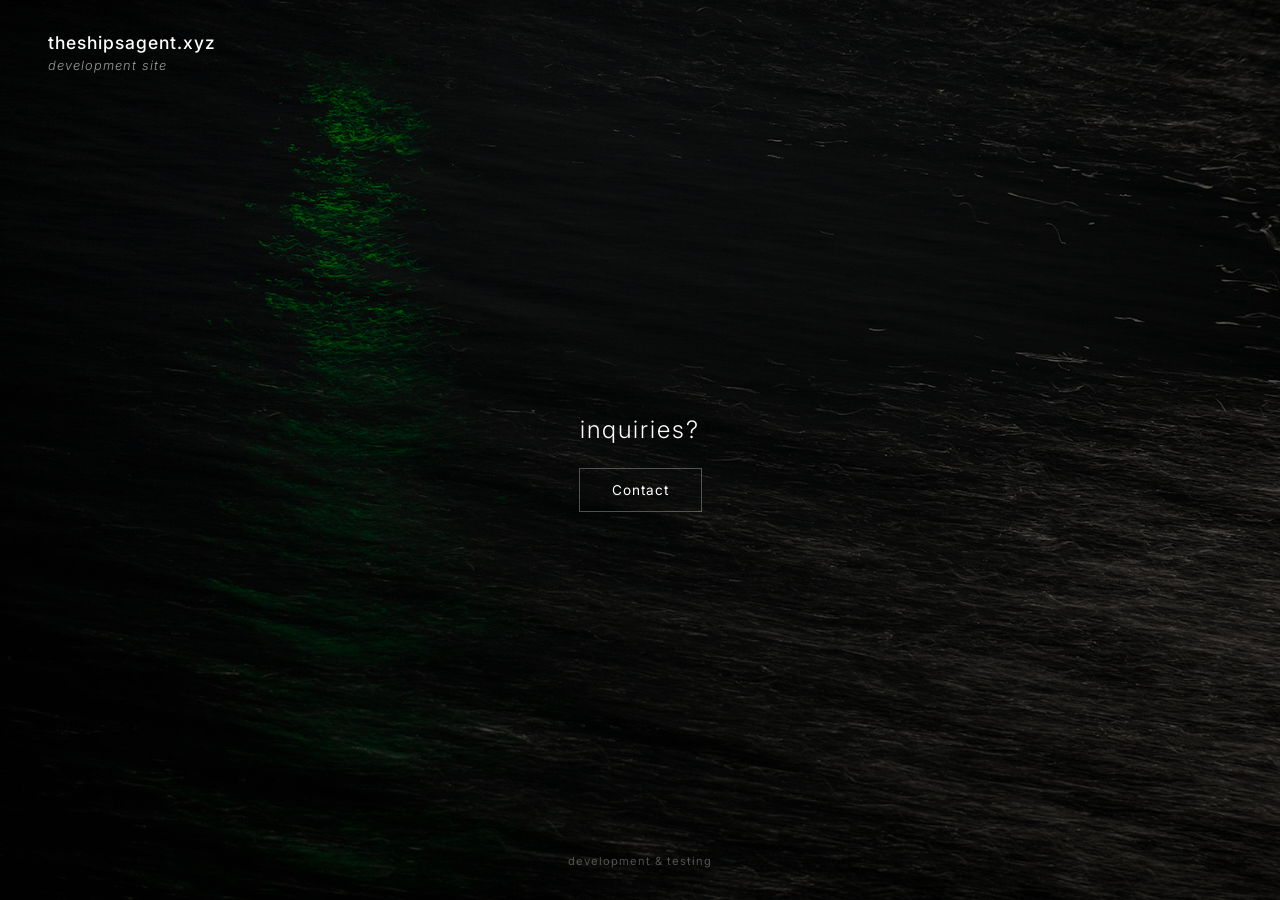
<file: index.html>
<!DOCTYPE html>
<html lang="en">
<head>
    <meta charset="UTF-8">
    <meta name="viewport" content="width=device-width, initial-scale=1.0">
    <title>The Ship's Agent | Development Site</title>
    <meta name="description" content="Development and testing site for The Ship's Agent projects.">
    <link rel="preconnect" href="https://fonts.googleapis.com">
    <link rel="preconnect" href="https://fonts.gstatic.com" crossorigin>
    <link href="https://fonts.googleapis.com/css2?family=Inter:wght@300;400;500&display=swap" rel="stylesheet">
    <style>
        * { margin: 0; padding: 0; box-sizing: border-box; }

        body {
            font-family: 'Inter', -apple-system, BlinkMacSystemFont, sans-serif;
            min-height: 100vh;
            background: #0a0a0a;
            color: #ffffff;
            position: relative;
            overflow: hidden;
        }

        .bg-image {
            position: fixed;
            top: 0;
            left: 0;
            width: 100%;
            height: 100%;
            background: url('images/bg-water.jpg') center/cover no-repeat;
            opacity: 0.7;
            z-index: 0;
        }

        .overlay {
            position: fixed;
            top: 0;
            left: 0;
            width: 100%;
            height: 100%;
            background: linear-gradient(135deg, rgba(0,0,0,0.4) 0%, rgba(0,0,0,0.6) 100%);
            z-index: 1;
        }

        .container {
            position: relative;
            z-index: 10;
            min-height: 100vh;
            display: flex;
            flex-direction: column;
        }

        /* Header */
        header {
            display: flex;
            justify-content: space-between;
            align-items: flex-start;
            padding: 2rem 3rem;
        }

        .brand {
            text-align: left;
        }

        .brand-url {
            font-size: 1.1rem;
            font-weight: 500;
            letter-spacing: 1px;
            color: #ffffff;
            margin-bottom: 0.3rem;
        }

        .brand-tagline {
            font-size: 0.8rem;
            font-weight: 300;
            color: rgba(255,255,255,0.6);
            letter-spacing: 1px;
            font-style: italic;
        }

        .test-link {
            font-size: 0.75rem;
            color: rgba(255,255,255,0.4);
            text-decoration: none;
            letter-spacing: 1px;
            transition: color 0.3s;
        }

        .test-link:hover {
            color: rgba(255,255,255,0.8);
        }

        /* Main Content */
        main {
            flex: 1;
            display: flex;
            align-items: center;
            justify-content: center;
        }

        .center-content {
            text-align: center;
        }

        .inquiries {
            font-size: 1.5rem;
            font-weight: 300;
            color: #ffffff;
            letter-spacing: 2px;
            margin-bottom: 1.5rem;
        }

        .linkedin-link {
            display: inline-block;
            padding: 0.8rem 2rem;
            border: 1px solid rgba(255,255,255,0.3);
            color: #ffffff;
            text-decoration: none;
            font-size: 0.85rem;
            font-weight: 400;
            letter-spacing: 1px;
            transition: all 0.3s ease;
        }

        .linkedin-link:hover {
            background: rgba(255,255,255,0.1);
            border-color: rgba(255,255,255,0.6);
        }

        /* Footer */
        footer {
            padding: 2rem 3rem;
            text-align: center;
        }

        footer p {
            font-size: 0.7rem;
            color: rgba(255,255,255,0.3);
            letter-spacing: 1px;
        }

        @media (max-width: 768px) {
            header {
                padding: 1.5rem;
            }
            .brand-url {
                font-size: 0.95rem;
            }
            .inquiries {
                font-size: 1.2rem;
            }
        }
    </style>
</head>
<body>
    <div class="bg-image"></div>
    <div class="overlay"></div>

    <div class="container">
        <header>
            <div class="brand">
                <div class="brand-url">theshipsagent.xyz</div>
                <div class="brand-tagline">development site</div>
            </div>
        </header>

        <main>
            <div class="center-content">
                <p class="inquiries">inquiries?</p>
                <a href="mailto:contact@theshipsagent.com" class="linkedin-link">Contact</a>
            </div>
        </main>

        <footer>
            <p>development & testing</p>
        </footer>
    </div>

    <!-- Cloudflare Web Analytics --><script defer src='https://static.cloudflareinsights.com/beacon.min.js' data-cf-beacon='{"token": "6e2c2505d1ab45428654ef9a2eb58c7c"}'></script><!-- End Cloudflare Web Analytics -->
</body>
</html>
</file>
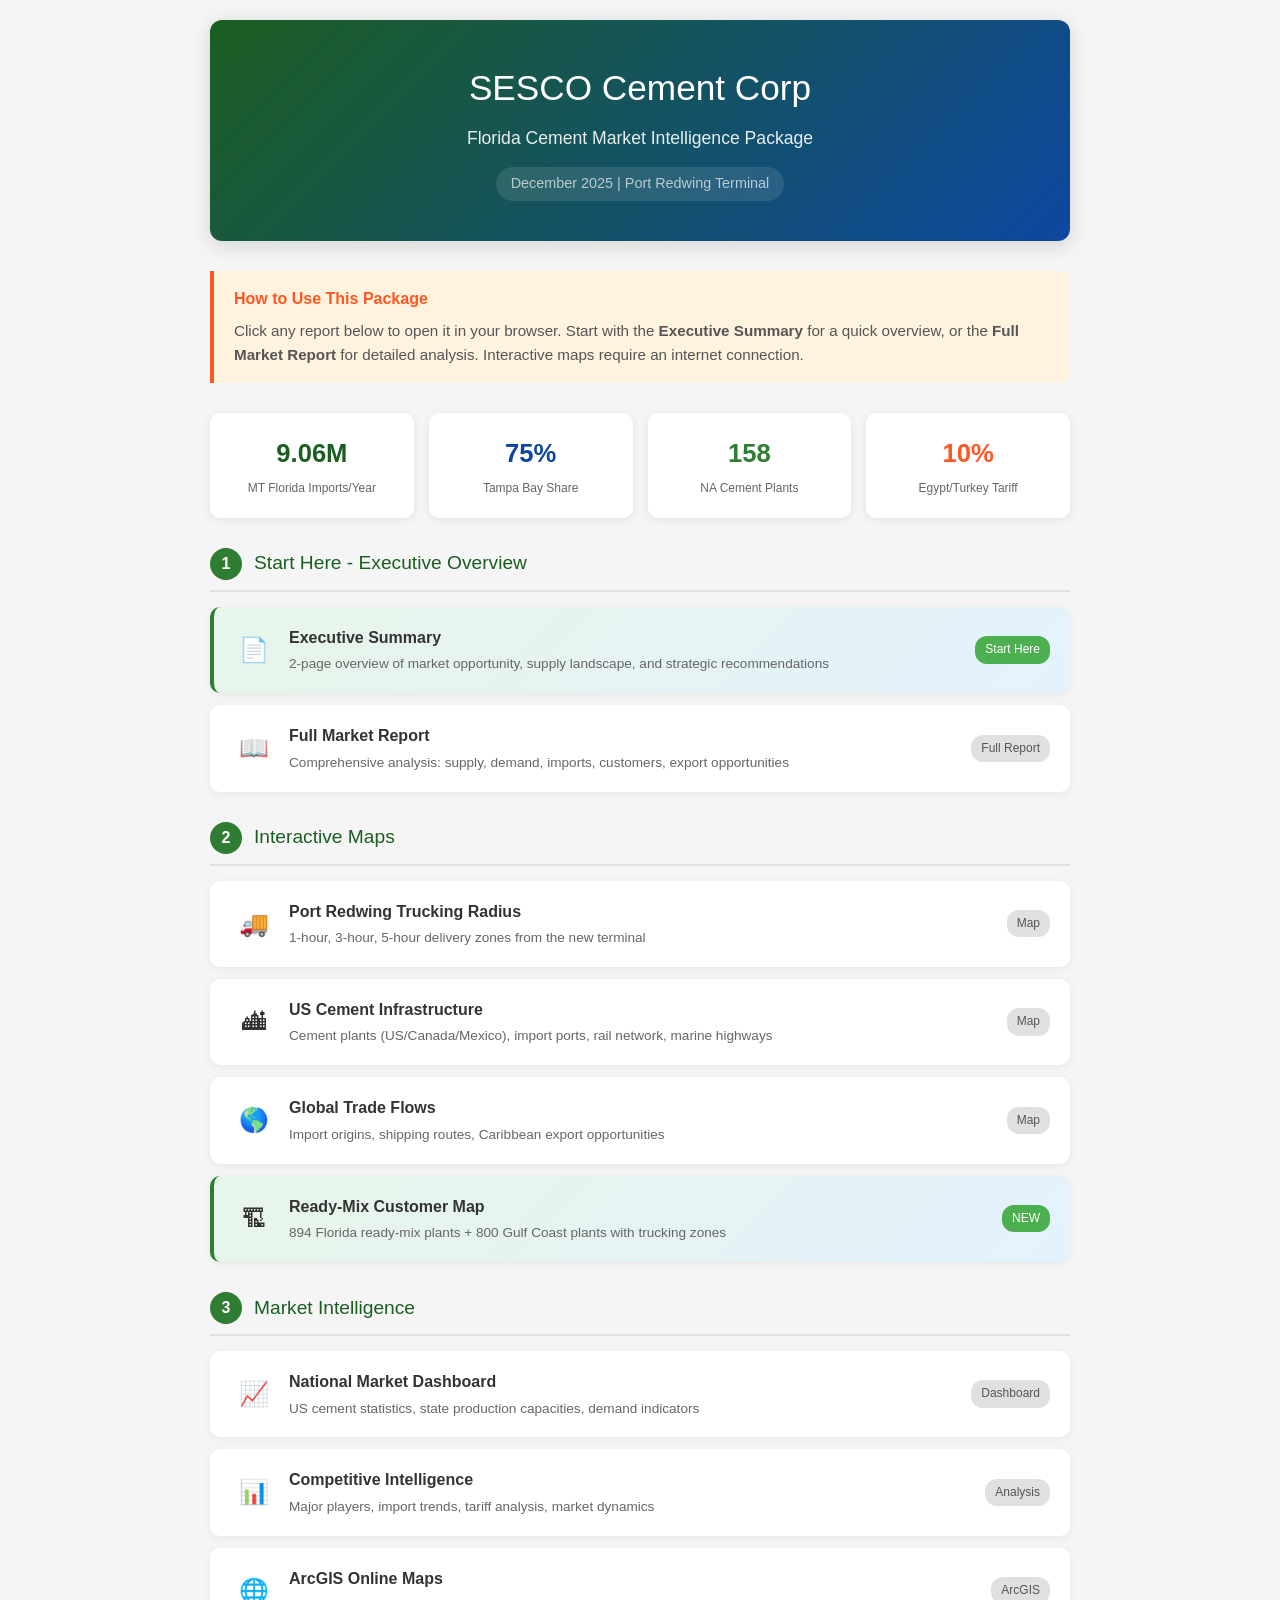
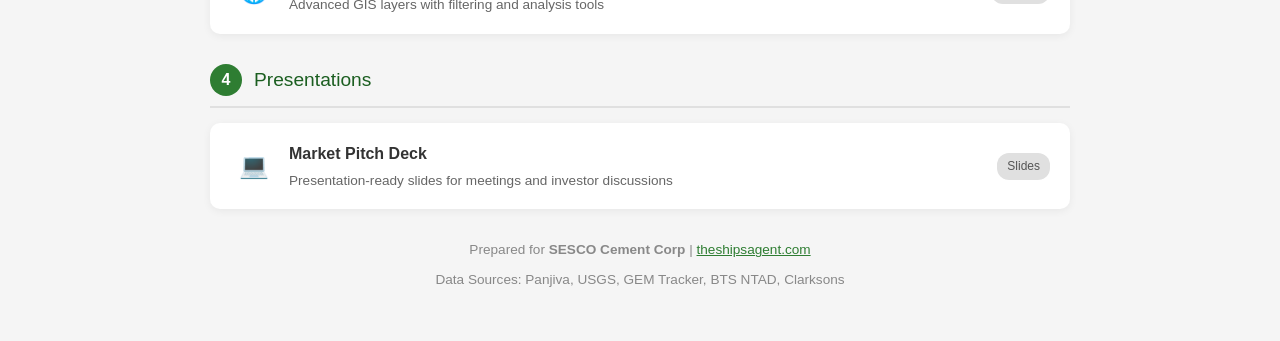
<file: tampa_cement/index.html>
<!DOCTYPE html>
<html lang="en">
<head>
    <meta charset="UTF-8">
    <meta name="viewport" content="width=device-width, initial-scale=1.0">
    <title>SESCO Cement | Market Intelligence Package</title>
    <style>
        :root {
            --primary-dark: #1B5E20;
            --primary: #2E7D32;
            --primary-light: #4CAF50;
            --secondary-dark: #0D47A1;
            --secondary: #1976D2;
            --accent: #FF5722;
        }
        * { margin: 0; padding: 0; box-sizing: border-box; }
        body {
            font-family: 'Segoe UI', Tahoma, Geneva, Verdana, sans-serif;
            line-height: 1.6;
            color: #333;
            background: #f5f5f5;
            min-height: 100vh;
        }
        .container {
            max-width: 900px;
            margin: 0 auto;
            padding: 20px;
        }

        /* Header */
        .header {
            background: linear-gradient(135deg, var(--primary-dark) 0%, var(--secondary-dark) 100%);
            color: white;
            padding: 40px 30px;
            border-radius: 12px;
            text-align: center;
            margin-bottom: 30px;
            box-shadow: 0 4px 20px rgba(0,0,0,0.15);
        }
        .header h1 {
            font-size: 2.2rem;
            font-weight: 300;
            margin-bottom: 8px;
        }
        .header .subtitle {
            font-size: 1.1rem;
            opacity: 0.9;
            margin-bottom: 15px;
        }
        .header .date {
            font-size: 0.9rem;
            opacity: 0.7;
            background: rgba(255,255,255,0.15);
            display: inline-block;
            padding: 5px 15px;
            border-radius: 20px;
        }

        /* Instructions */
        .instructions {
            background: #fff3e0;
            border-left: 4px solid var(--accent);
            padding: 15px 20px;
            margin-bottom: 30px;
            border-radius: 0 8px 8px 0;
        }
        .instructions h3 {
            color: var(--accent);
            margin-bottom: 8px;
            font-size: 1rem;
        }
        .instructions p {
            font-size: 0.95rem;
            color: #555;
        }

        /* Quick Stats */
        .stats-row {
            display: grid;
            grid-template-columns: repeat(4, 1fr);
            gap: 15px;
            margin-bottom: 30px;
        }
        .stat-box {
            background: white;
            padding: 20px 15px;
            border-radius: 10px;
            text-align: center;
            box-shadow: 0 2px 10px rgba(0,0,0,0.08);
        }
        .stat-box .value {
            font-size: 1.6rem;
            font-weight: 700;
            color: var(--primary-dark);
        }
        .stat-box:nth-child(2) .value { color: var(--secondary-dark); }
        .stat-box:nth-child(3) .value { color: var(--primary); }
        .stat-box:nth-child(4) .value { color: var(--accent); }
        .stat-box .label {
            font-size: 0.75rem;
            color: #666;
            margin-top: 5px;
        }

        /* Section Headers */
        .section-header {
            display: flex;
            align-items: center;
            margin: 30px 0 15px;
            padding-bottom: 10px;
            border-bottom: 2px solid #e0e0e0;
        }
        .section-header .number {
            background: var(--primary);
            color: white;
            width: 32px;
            height: 32px;
            border-radius: 50%;
            display: flex;
            align-items: center;
            justify-content: center;
            font-weight: 600;
            margin-right: 12px;
        }
        .section-header h2 {
            font-size: 1.2rem;
            color: var(--primary-dark);
            font-weight: 500;
        }

        /* Report Links */
        .report-list {
            display: flex;
            flex-direction: column;
            gap: 12px;
        }
        .report-link {
            display: flex;
            align-items: center;
            background: white;
            padding: 18px 20px;
            border-radius: 10px;
            text-decoration: none;
            color: inherit;
            box-shadow: 0 2px 8px rgba(0,0,0,0.06);
            transition: all 0.2s;
            border-left: 4px solid transparent;
        }
        .report-link:hover {
            transform: translateX(5px);
            box-shadow: 0 4px 15px rgba(0,0,0,0.1);
            border-left-color: var(--primary);
        }
        .report-link.primary {
            background: linear-gradient(135deg, #e8f5e9 0%, #e3f2fd 100%);
            border-left-color: var(--primary);
        }
        .report-link .icon {
            font-size: 1.5rem;
            margin-right: 15px;
            width: 40px;
            text-align: center;
        }
        .report-link .info { flex: 1; }
        .report-link .title {
            font-weight: 600;
            color: #333;
            font-size: 1rem;
            margin-bottom: 3px;
        }
        .report-link .desc {
            font-size: 0.85rem;
            color: #666;
        }
        .report-link .badge {
            background: #e0e0e0;
            color: #555;
            padding: 4px 10px;
            border-radius: 12px;
            font-size: 0.75rem;
            margin-left: 10px;
        }
        .report-link .badge.recommended {
            background: var(--primary-light);
            color: white;
        }

        /* Footer */
        .footer {
            text-align: center;
            padding: 30px 20px;
            color: #888;
            font-size: 0.85rem;
        }
        .footer a { color: var(--primary); }

        @media (max-width: 600px) {
            .stats-row { grid-template-columns: repeat(2, 1fr); }
            .header h1 { font-size: 1.6rem; }
            .report-link { padding: 15px; }
        }
    </style>
</head>
<body>
    <div class="container">
        <!-- Header -->
        <header class="header">
            <h1>SESCO Cement Corp</h1>
            <div class="subtitle">Florida Cement Market Intelligence Package</div>
            <div class="date">December 2025 | Port Redwing Terminal</div>
        </header>

        <!-- Instructions -->
        <div class="instructions">
            <h3>How to Use This Package</h3>
            <p>Click any report below to open it in your browser. Start with the <strong>Executive Summary</strong> for a quick overview, or the <strong>Full Market Report</strong> for detailed analysis. Interactive maps require an internet connection.</p>
        </div>

        <!-- Quick Stats -->
        <div class="stats-row">
            <div class="stat-box">
                <div class="value">9.06M</div>
                <div class="label">MT Florida Imports/Year</div>
            </div>
            <div class="stat-box">
                <div class="value">75%</div>
                <div class="label">Tampa Bay Share</div>
            </div>
            <div class="stat-box">
                <div class="value">158</div>
                <div class="label">NA Cement Plants</div>
            </div>
            <div class="stat-box">
                <div class="value">10%</div>
                <div class="label">Egypt/Turkey Tariff</div>
            </div>
        </div>

        <!-- Section 1: Start Here -->
        <div class="section-header">
            <div class="number">1</div>
            <h2>Start Here - Executive Overview</h2>
        </div>
        <div class="report-list">
            <a href="FLORIDA_CEMENT_EXECUTIVE_SUMMARY.html" class="report-link primary">
                <span class="icon">&#128196;</span>
                <div class="info">
                    <div class="title">Executive Summary</div>
                    <div class="desc">2-page overview of market opportunity, supply landscape, and strategic recommendations</div>
                </div>
                <span class="badge recommended">Start Here</span>
            </a>
            <a href="FLORIDA_CEMENT_MARKET_REPORT.html" class="report-link">
                <span class="icon">&#128214;</span>
                <div class="info">
                    <div class="title">Full Market Report</div>
                    <div class="desc">Comprehensive analysis: supply, demand, imports, customers, export opportunities</div>
                </div>
                <span class="badge">Full Report</span>
            </a>
        </div>

        <!-- Section 2: Interactive Maps -->
        <div class="section-header">
            <div class="number">2</div>
            <h2>Interactive Maps</h2>
        </div>
        <div class="report-list">
            <a href="PORT_REDWING_TRUCKING_MAP.html" class="report-link">
                <span class="icon">&#128666;</span>
                <div class="info">
                    <div class="title">Port Redwing Trucking Radius</div>
                    <div class="desc">1-hour, 3-hour, 5-hour delivery zones from the new terminal</div>
                </div>
                <span class="badge">Map</span>
            </a>
            <a href="CEMENT_INFRASTRUCTURE_MAP.html" class="report-link">
                <span class="icon">&#127961;</span>
                <div class="info">
                    <div class="title">US Cement Infrastructure</div>
                    <div class="desc">Cement plants (US/Canada/Mexico), import ports, rail network, marine highways</div>
                </div>
                <span class="badge">Map</span>
            </a>
            <a href="GLOBAL_TRADE_FLOW_MAP.html" class="report-link">
                <span class="icon">&#127758;</span>
                <div class="info">
                    <div class="title">Global Trade Flows</div>
                    <div class="desc">Import origins, shipping routes, Caribbean export opportunities</div>
                </div>
                <span class="badge">Map</span>
            </a>
            <a href="READYMIX_CUSTOMER_MAP.html" class="report-link primary">
                <span class="icon">&#127959;</span>
                <div class="info">
                    <div class="title">Ready-Mix Customer Map</div>
                    <div class="desc">894 Florida ready-mix plants + 800 Gulf Coast plants with trucking zones</div>
                </div>
                <span class="badge recommended">NEW</span>
            </a>
        </div>

        <!-- Section 3: Market Intelligence -->
        <div class="section-header">
            <div class="number">3</div>
            <h2>Market Intelligence</h2>
        </div>
        <div class="report-list">
            <a href="CEMENT_MARKET_NATIONAL_DASHBOARD.html" class="report-link">
                <span class="icon">&#128200;</span>
                <div class="info">
                    <div class="title">National Market Dashboard</div>
                    <div class="desc">US cement statistics, state production capacities, demand indicators</div>
                </div>
                <span class="badge">Dashboard</span>
            </a>
            <a href="CEMENT_MARKET_INTELLIGENCE_REPORT.html" class="report-link">
                <span class="icon">&#128202;</span>
                <div class="info">
                    <div class="title">Competitive Intelligence</div>
                    <div class="desc">Major players, import trends, tariff analysis, market dynamics</div>
                </div>
                <span class="badge">Analysis</span>
            </a>
            <a href="CEMENT_MARKET_ARCGIS_EMBED.html" class="report-link">
                <span class="icon">&#127760;</span>
                <div class="info">
                    <div class="title">ArcGIS Online Maps</div>
                    <div class="desc">Advanced GIS layers with filtering and analysis tools</div>
                </div>
                <span class="badge">ArcGIS</span>
            </a>
        </div>

        <!-- Section 4: Presentations -->
        <div class="section-header">
            <div class="number">4</div>
            <h2>Presentations</h2>
        </div>
        <div class="report-list">
            <a href="CEMENT_MARKET_PITCH_DECK.html" class="report-link">
                <span class="icon">&#128187;</span>
                <div class="info">
                    <div class="title">Market Pitch Deck</div>
                    <div class="desc">Presentation-ready slides for meetings and investor discussions</div>
                </div>
                <span class="badge">Slides</span>
            </a>
        </div>

        <!-- Footer -->
        <footer class="footer">
            <p>Prepared for <strong>SESCO Cement Corp</strong> | <a href="https://theshipsagent.com">theshipsagent.com</a></p>
            <p style="margin-top: 8px;">Data Sources: Panjiva, USGS, GEM Tracker, BTS NTAD, Clarksons</p>
        </footer>
    </div>
</body>
</html>
</file>
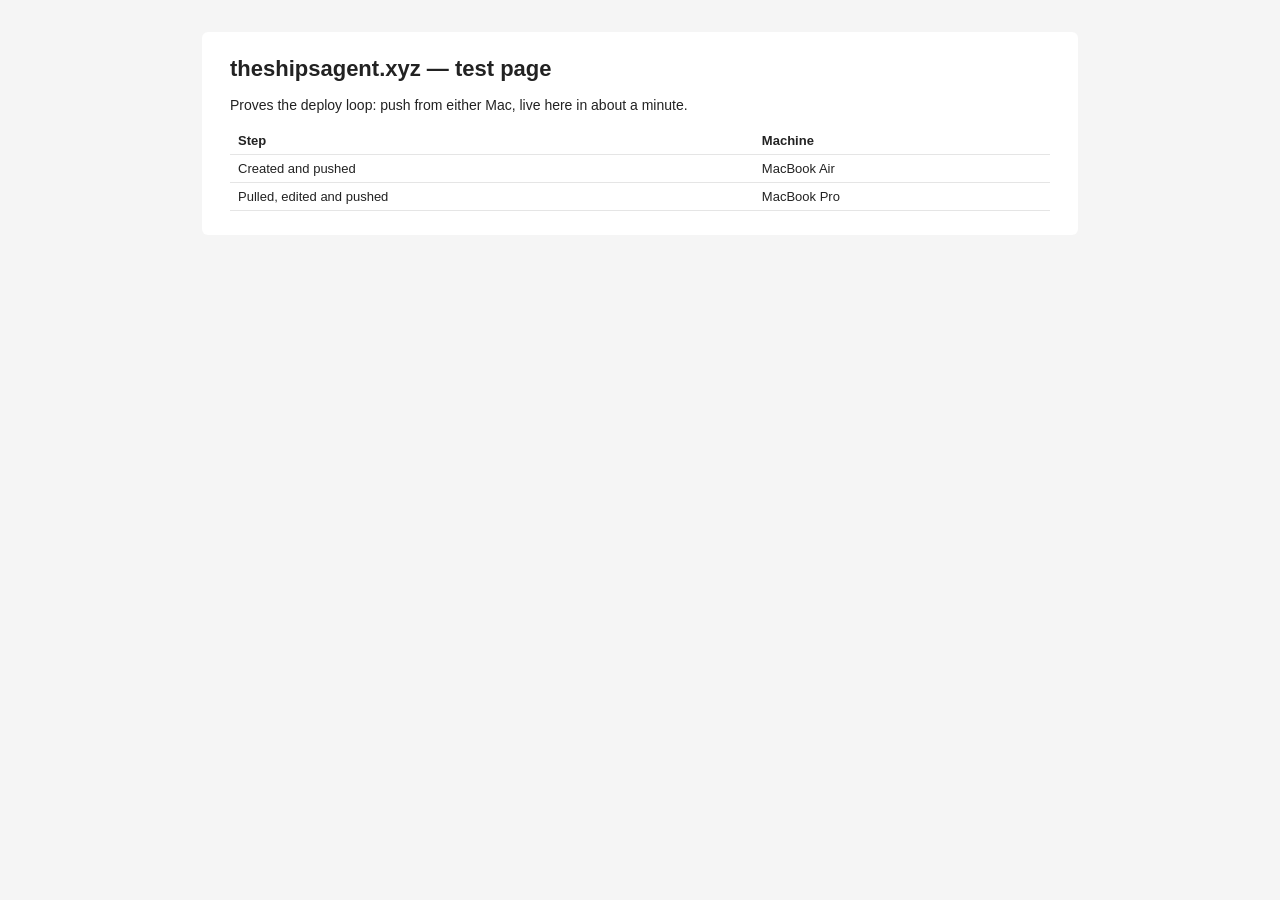
<file: test-page/index.html>
<!doctype html>
<html lang="en">
<head>
<meta charset="utf-8">
<meta name="viewport" content="width=device-width, initial-scale=1">
<meta name="robots" content="noindex">
<title>Test Page</title>
<style>
  body { margin: 0; background: #f5f5f5; font-family: -apple-system, BlinkMacSystemFont, 'Segoe UI', Roboto, Arial, sans-serif; font-size: 14px; color: #222; }
  main { max-width: 820px; margin: 32px auto; padding: 24px 28px; background: #ffffff; border-radius: 6px; }
  h1 { font-size: 22px; margin-top: 0; }
  table { border-collapse: collapse; width: 100%; font-size: 13px; }
  td, th { text-align: left; padding: 6px 8px; border-bottom: 1px solid #e5e5e5; }
</style>
</head>
<body>
<main>
  <h1>theshipsagent.xyz — test page</h1>
  <p>Proves the deploy loop: push from either Mac, live here in about a minute.</p>
  <table>
    <tr><th>Step</th><th>Machine</th></tr>
    <tr><td>Created and pushed</td><td>MacBook Air</td></tr>
    <tr><td>Pulled, edited and pushed</td><td>MacBook Pro</td></tr>
  </table>
</main>
</body>
</html>
</file>
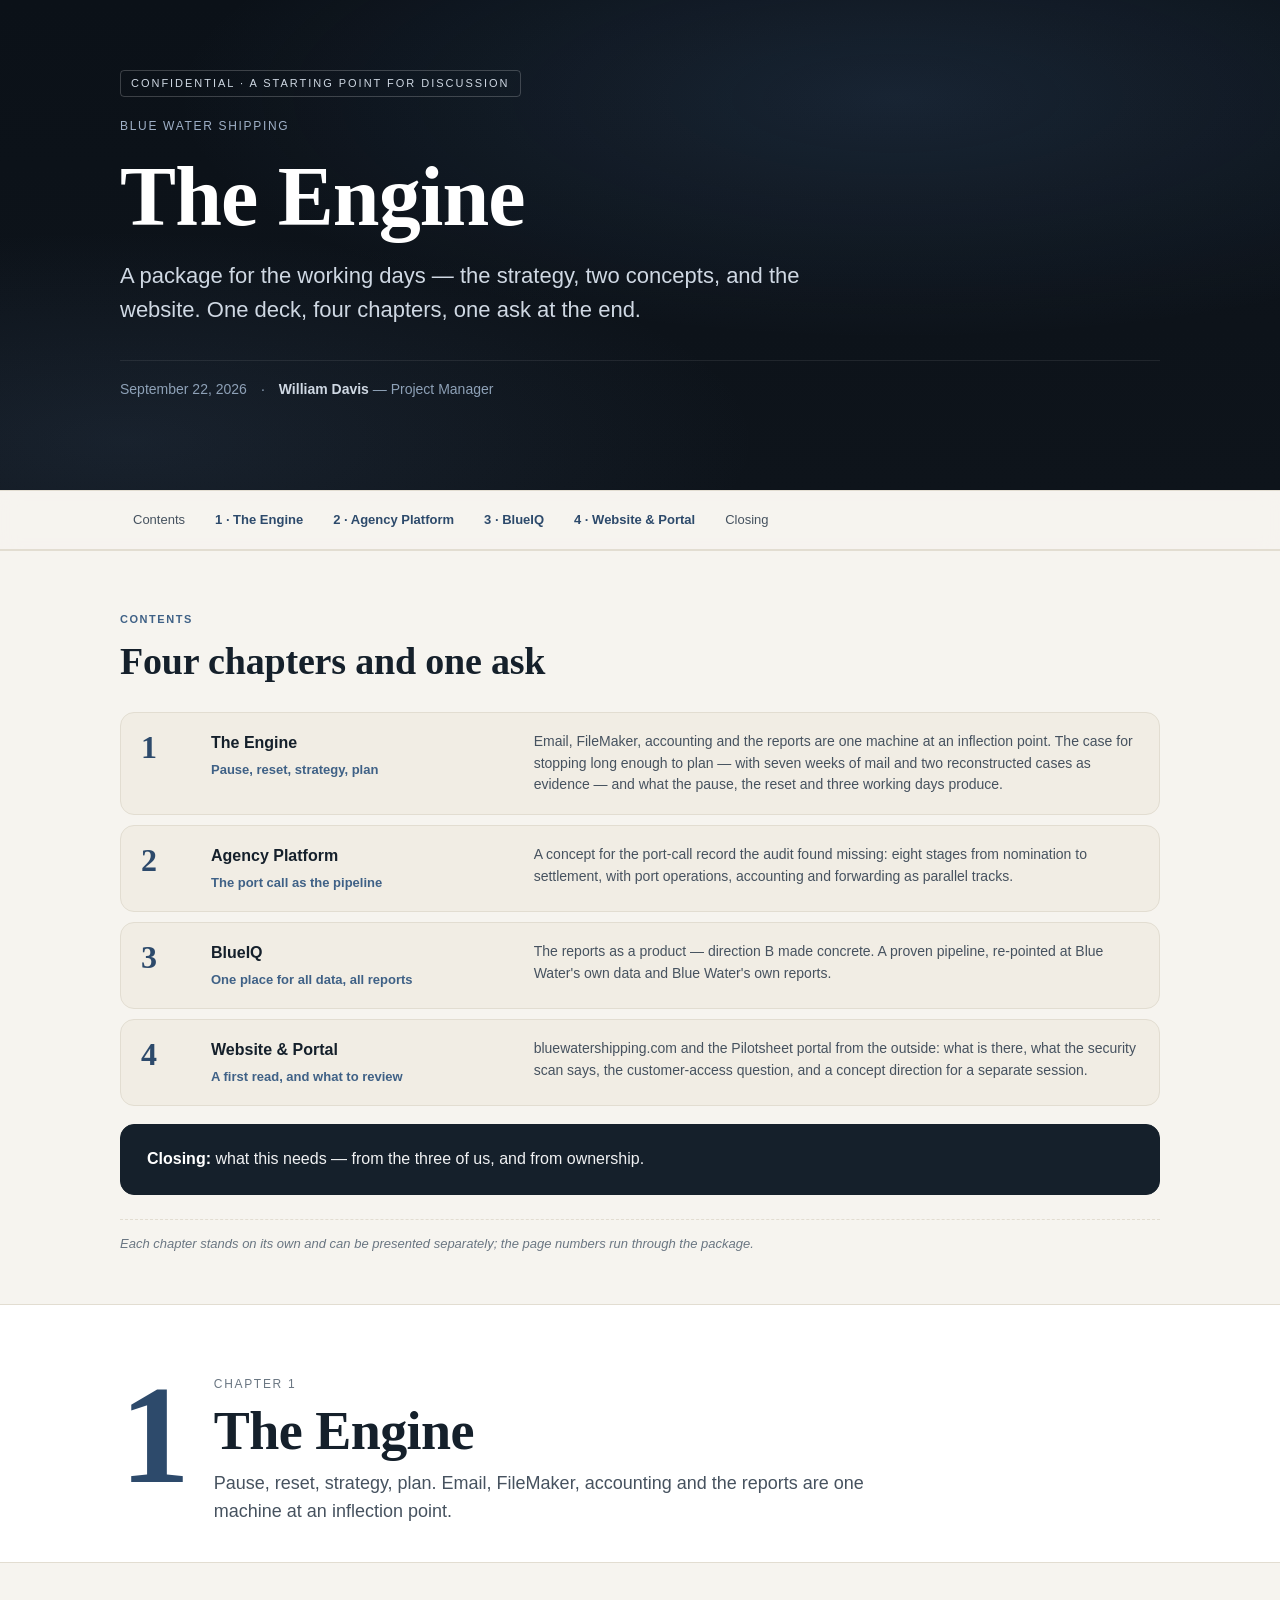
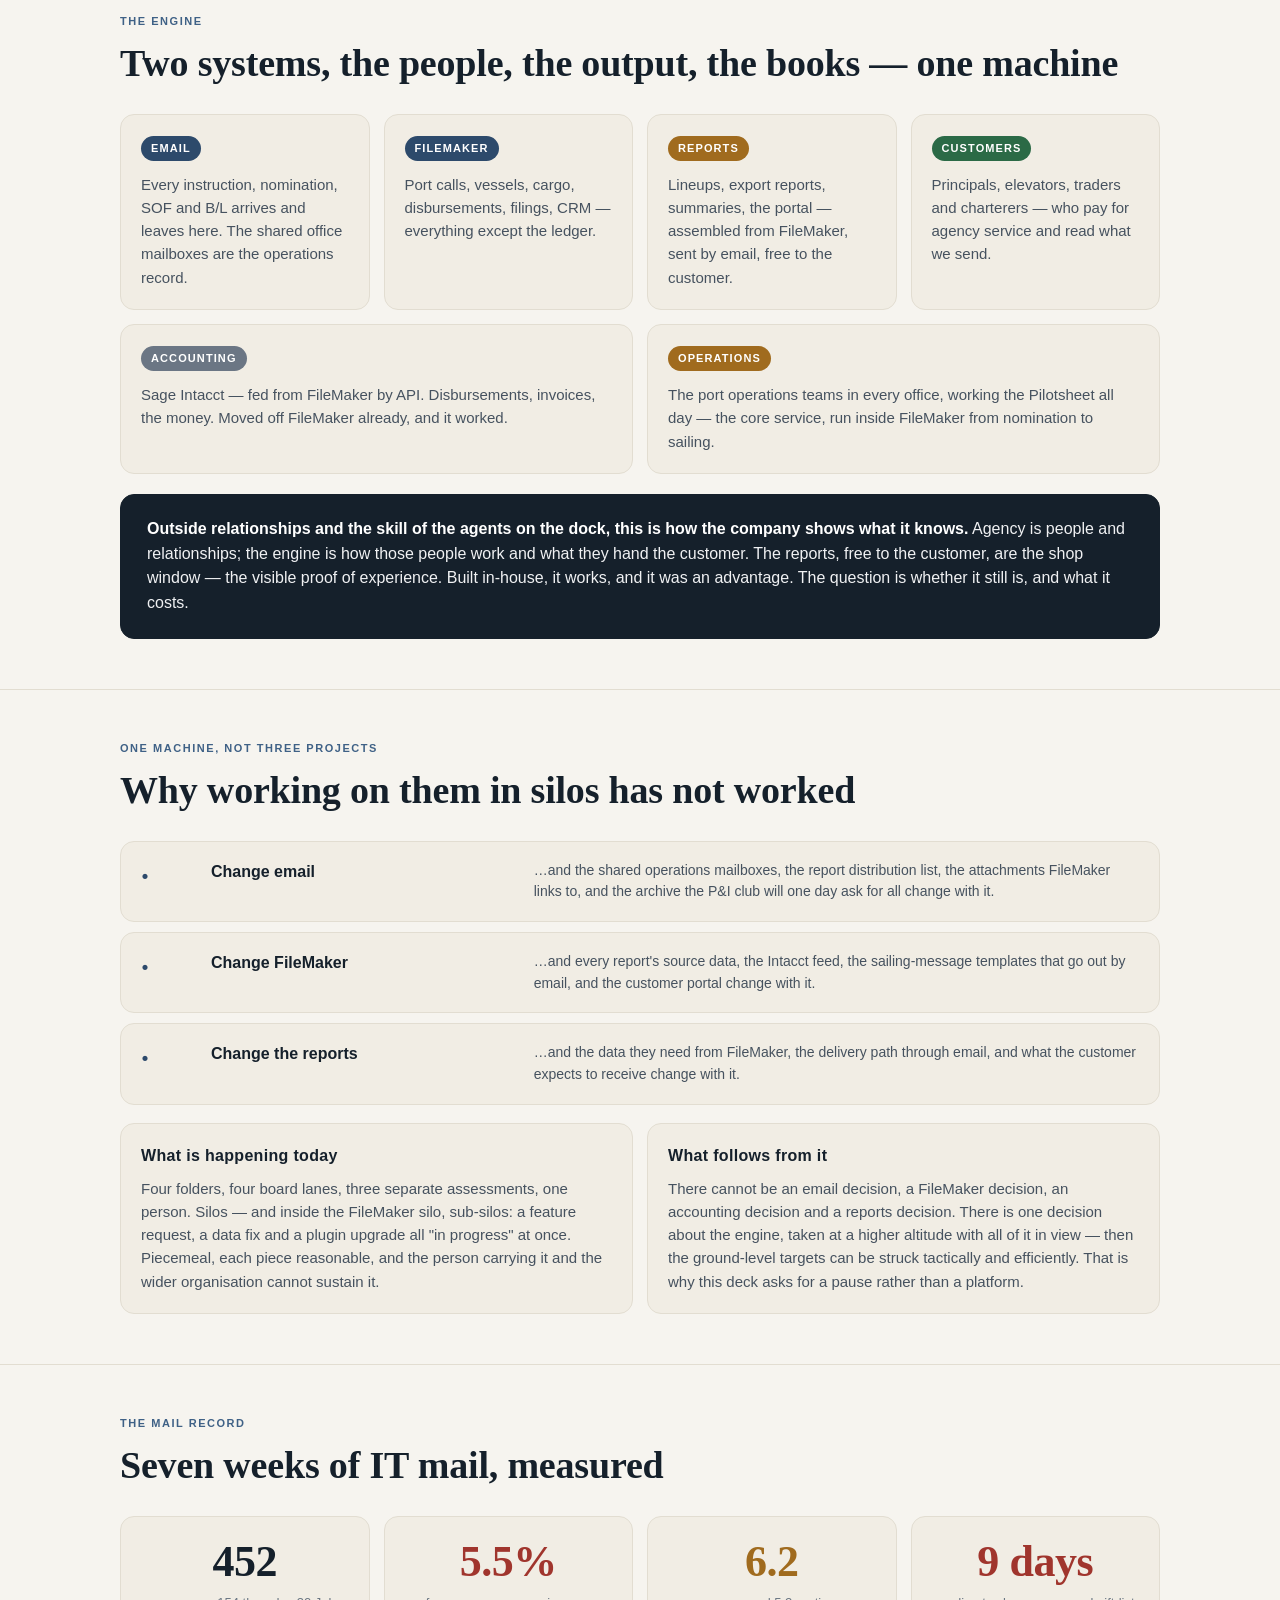
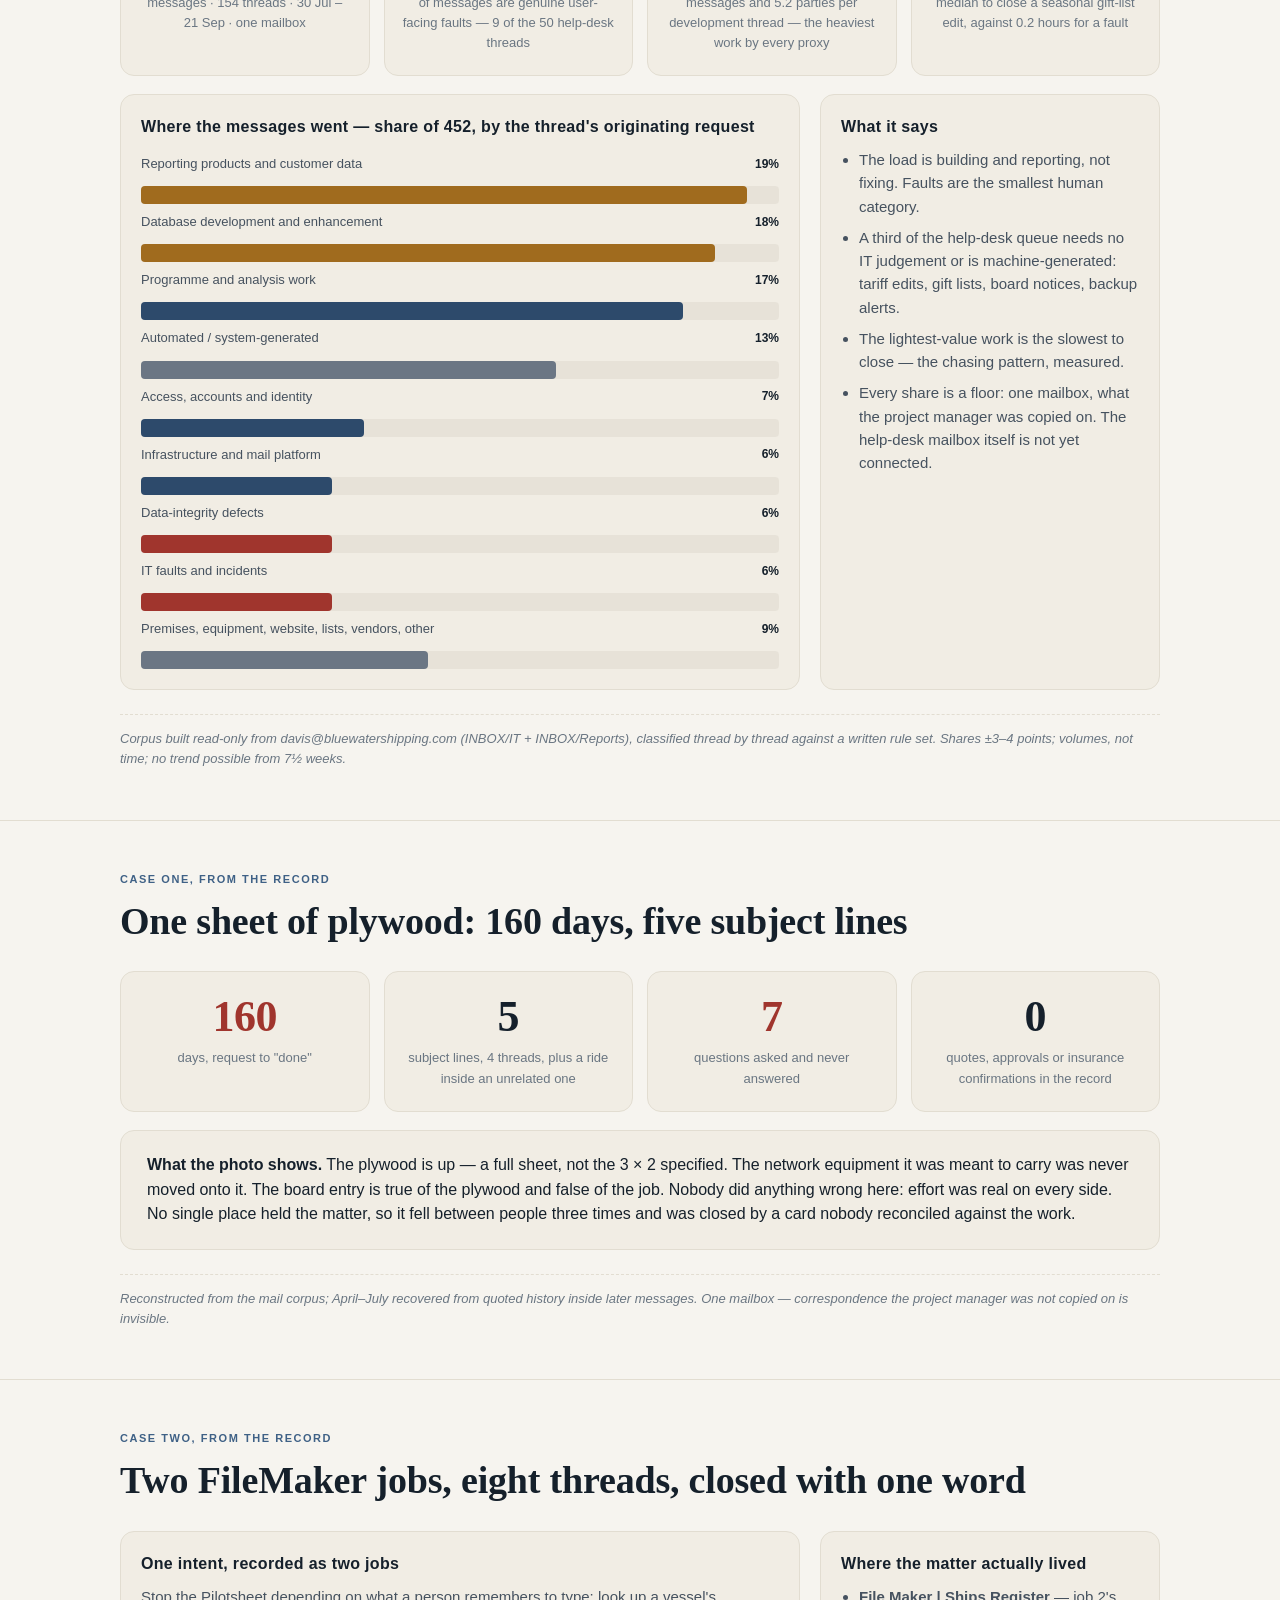
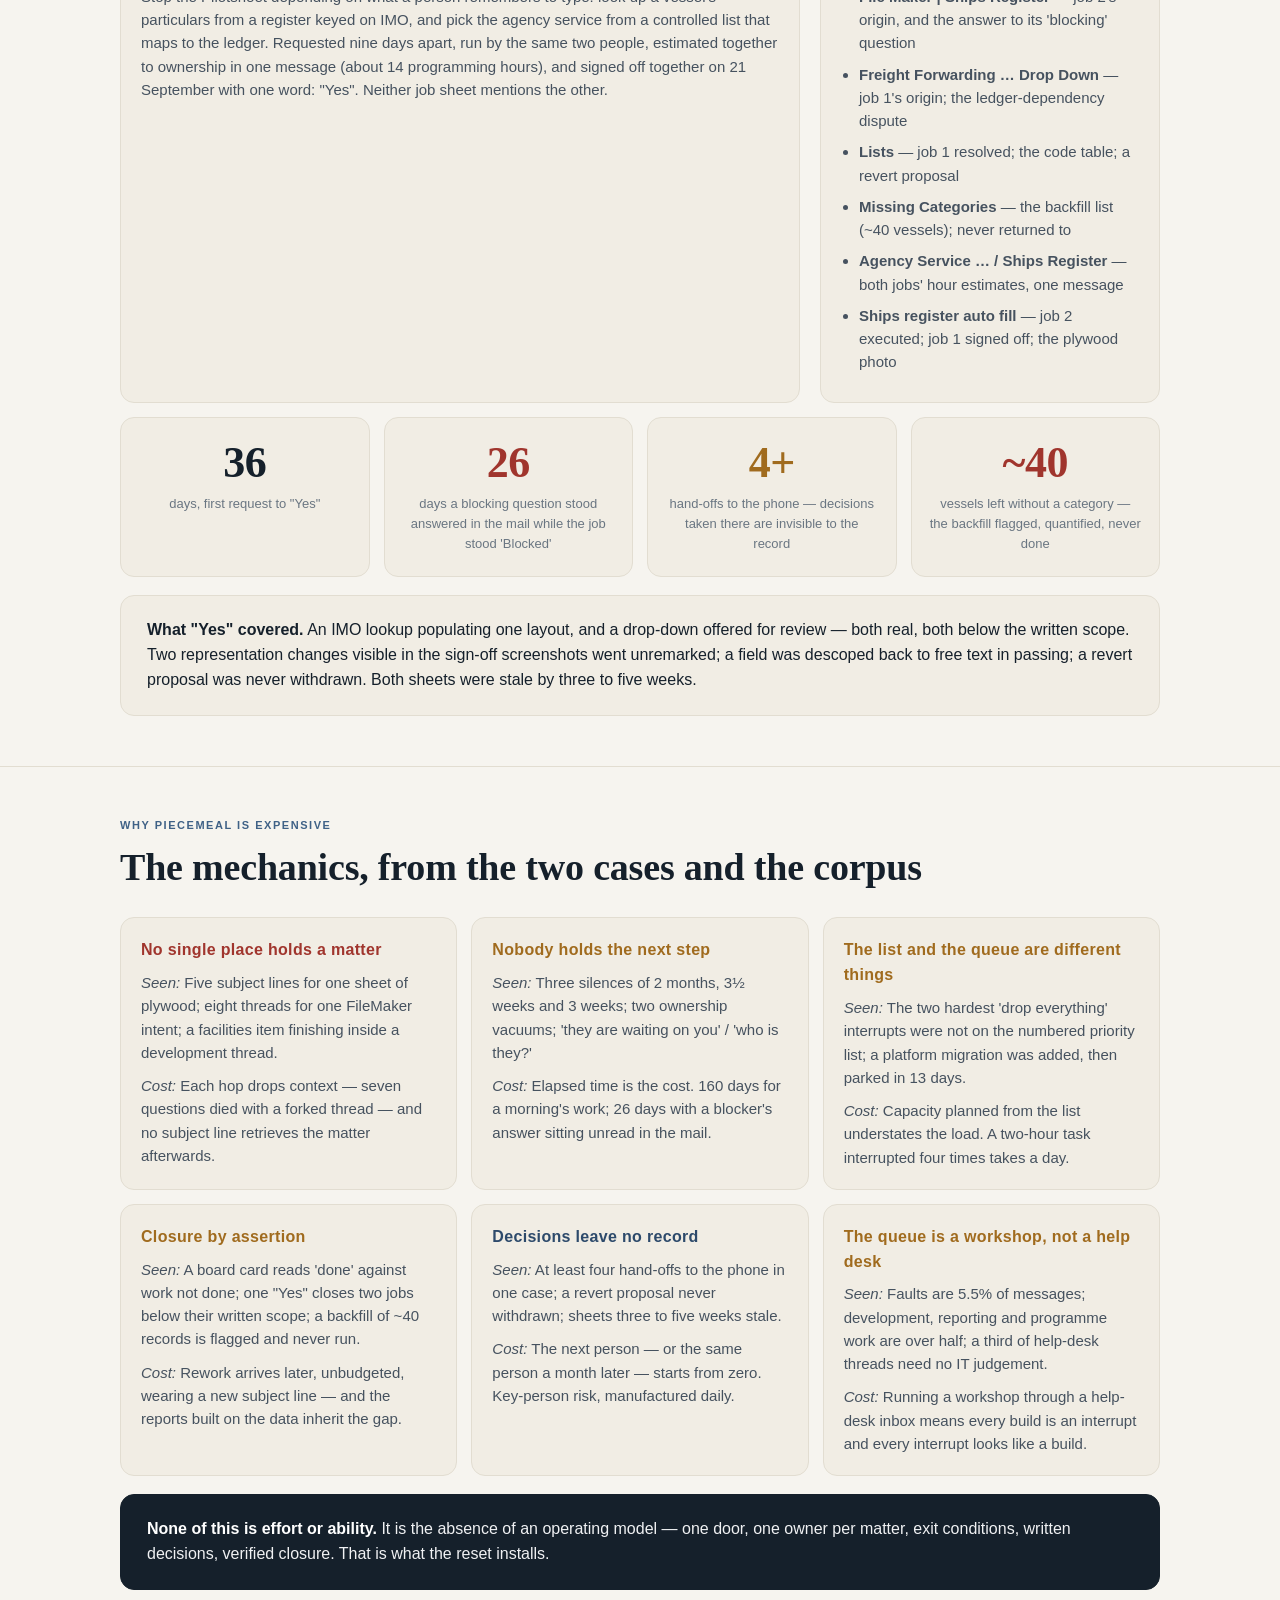
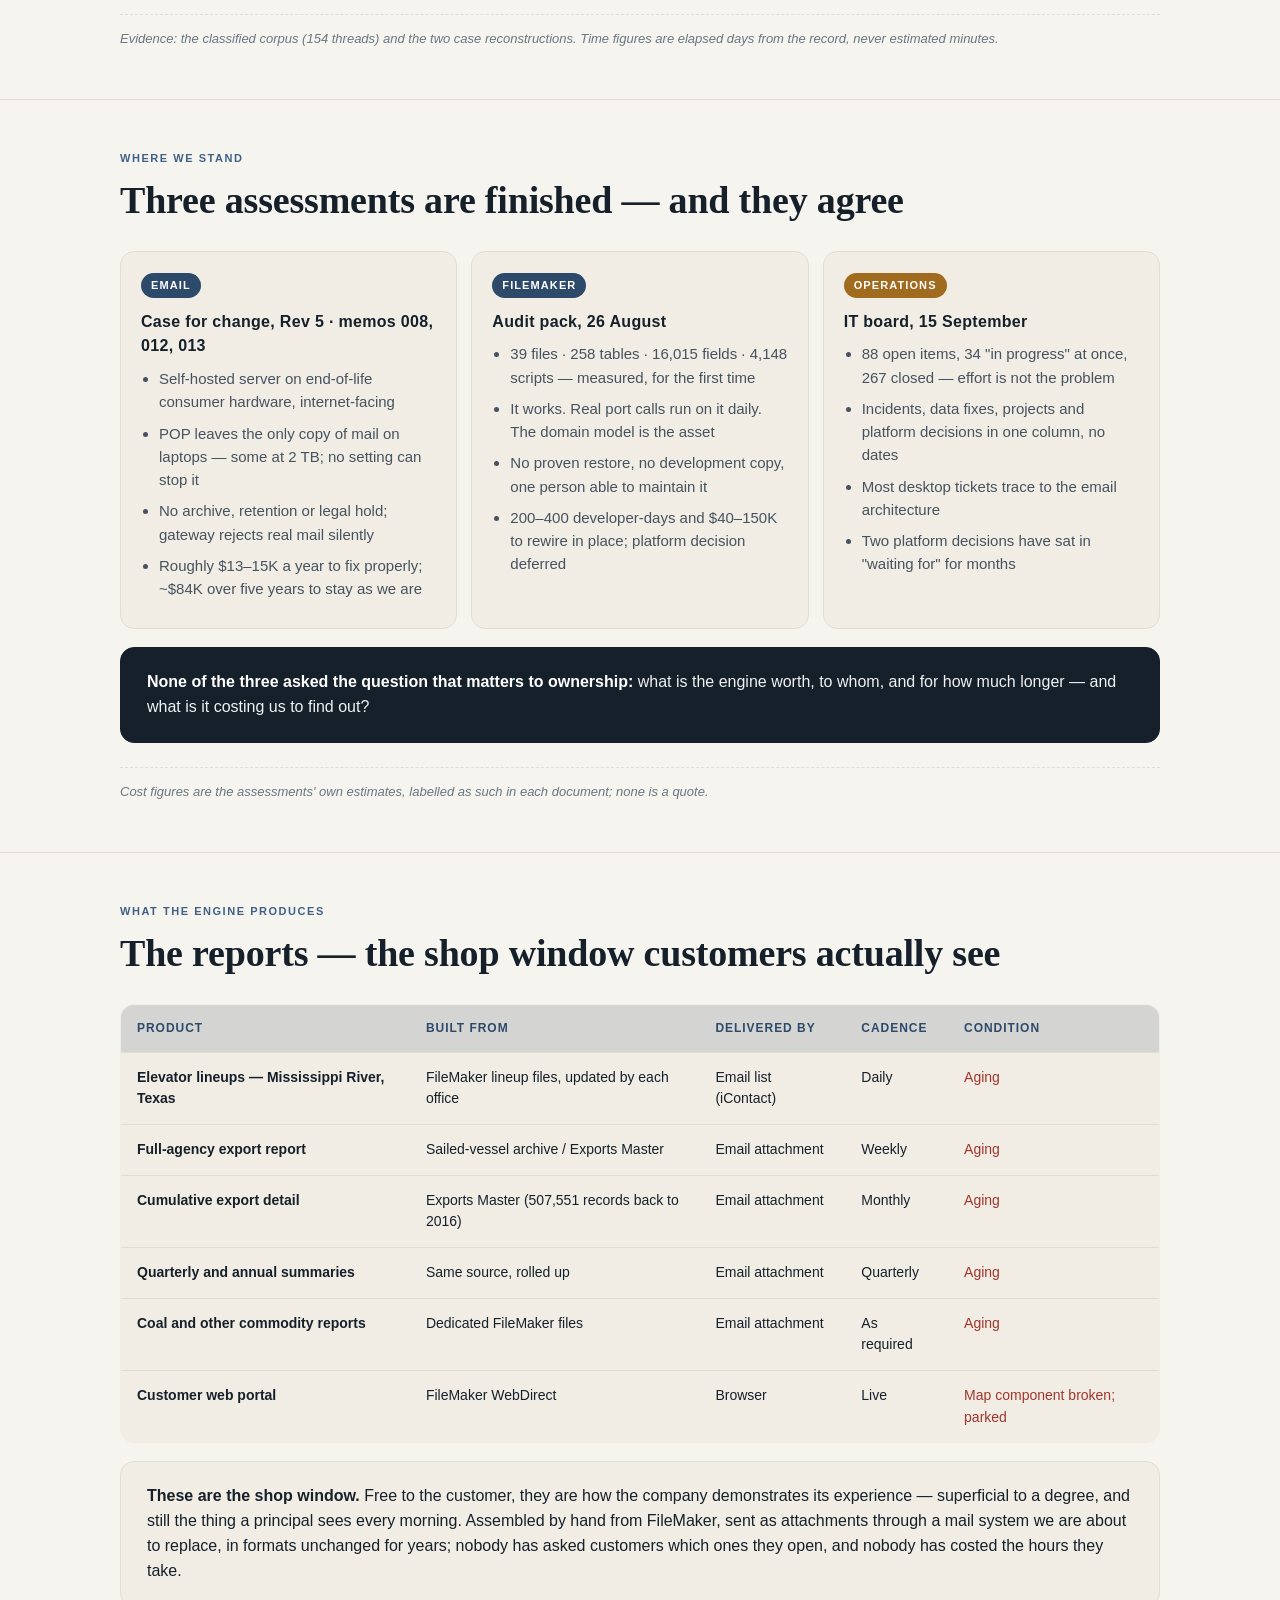
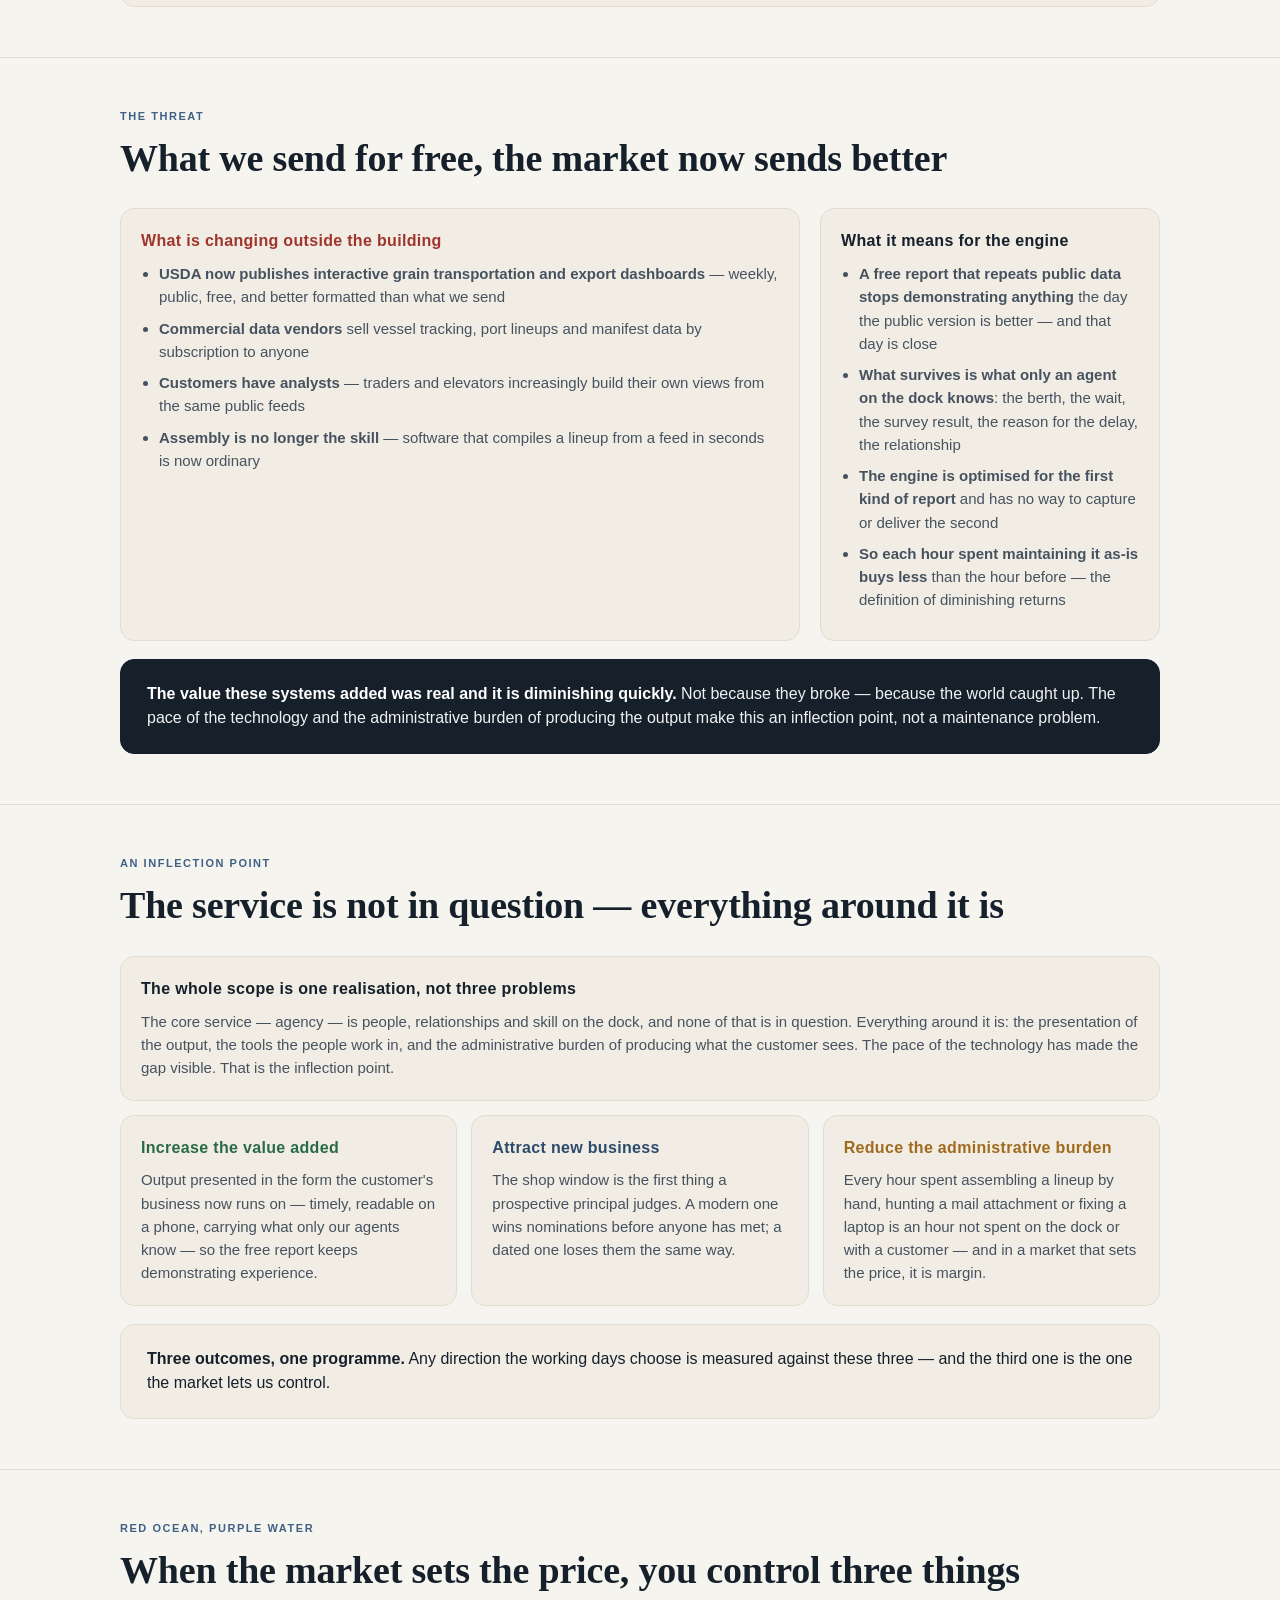
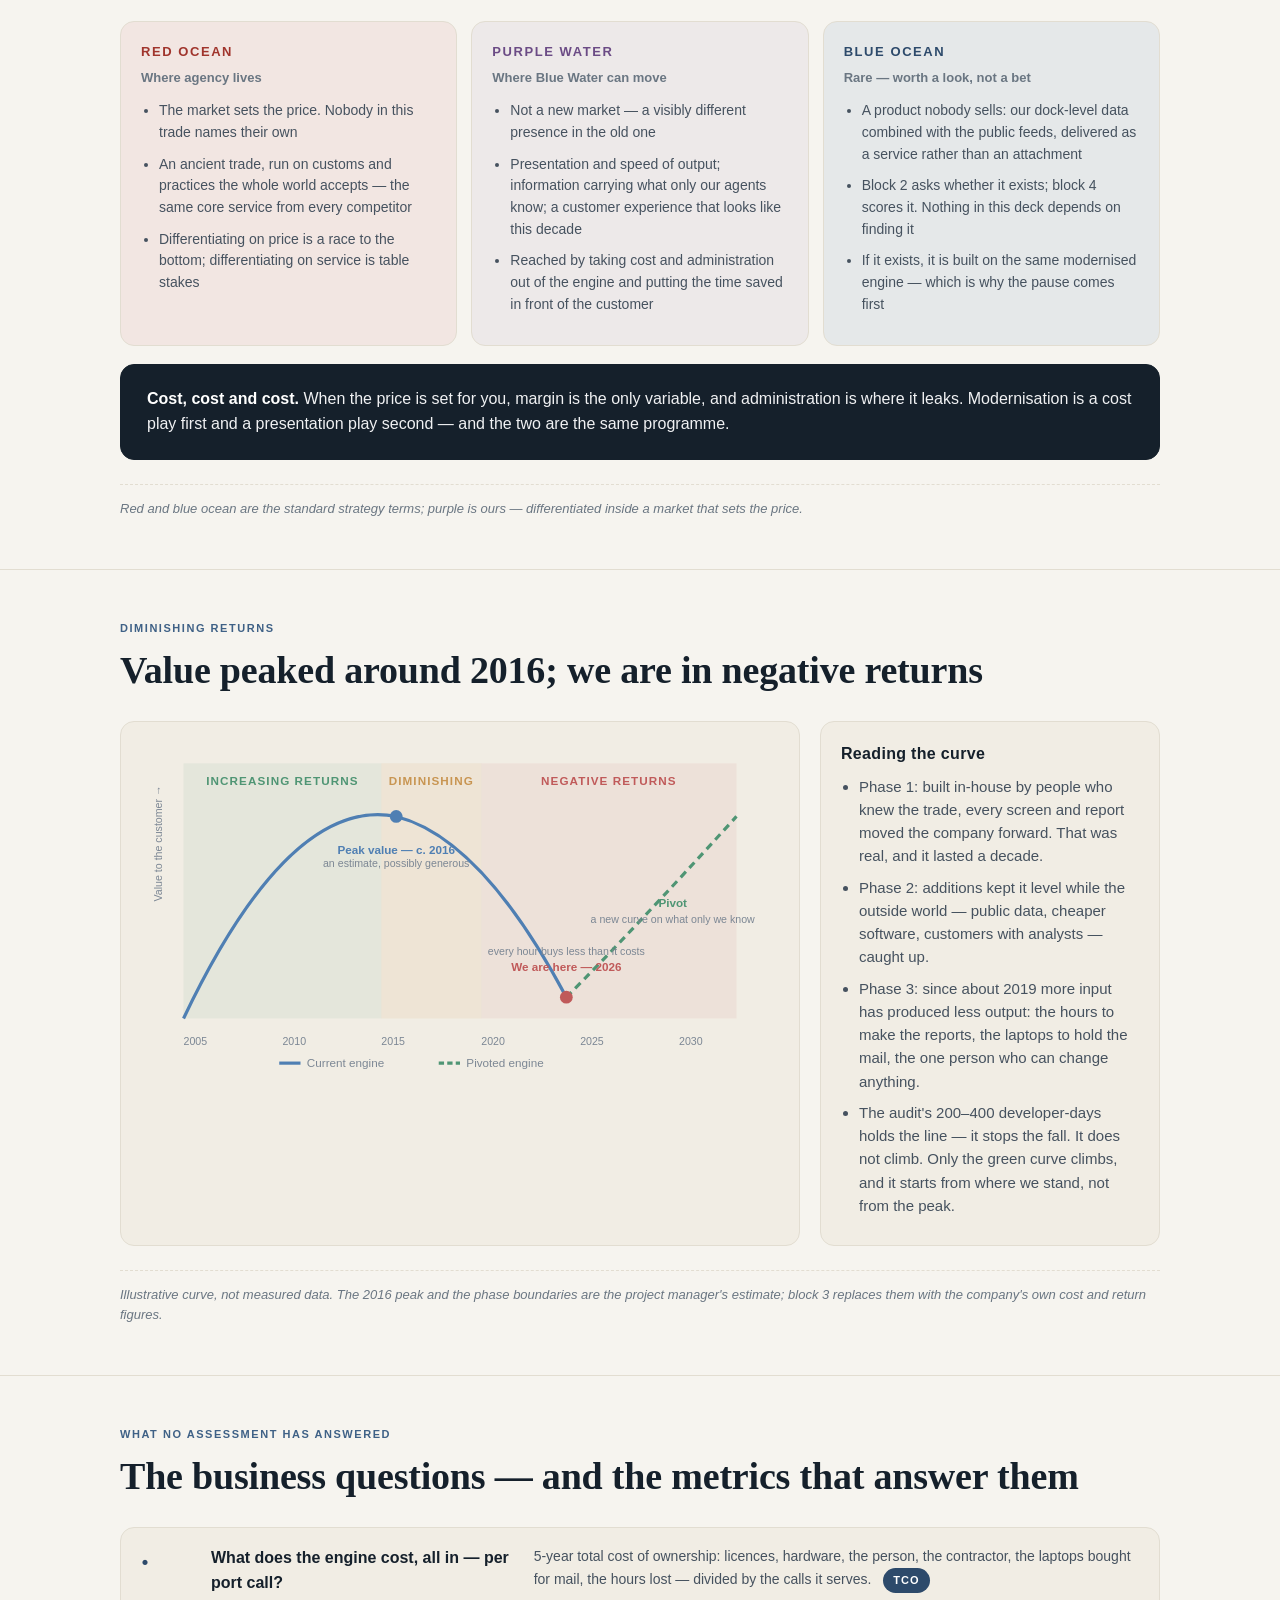
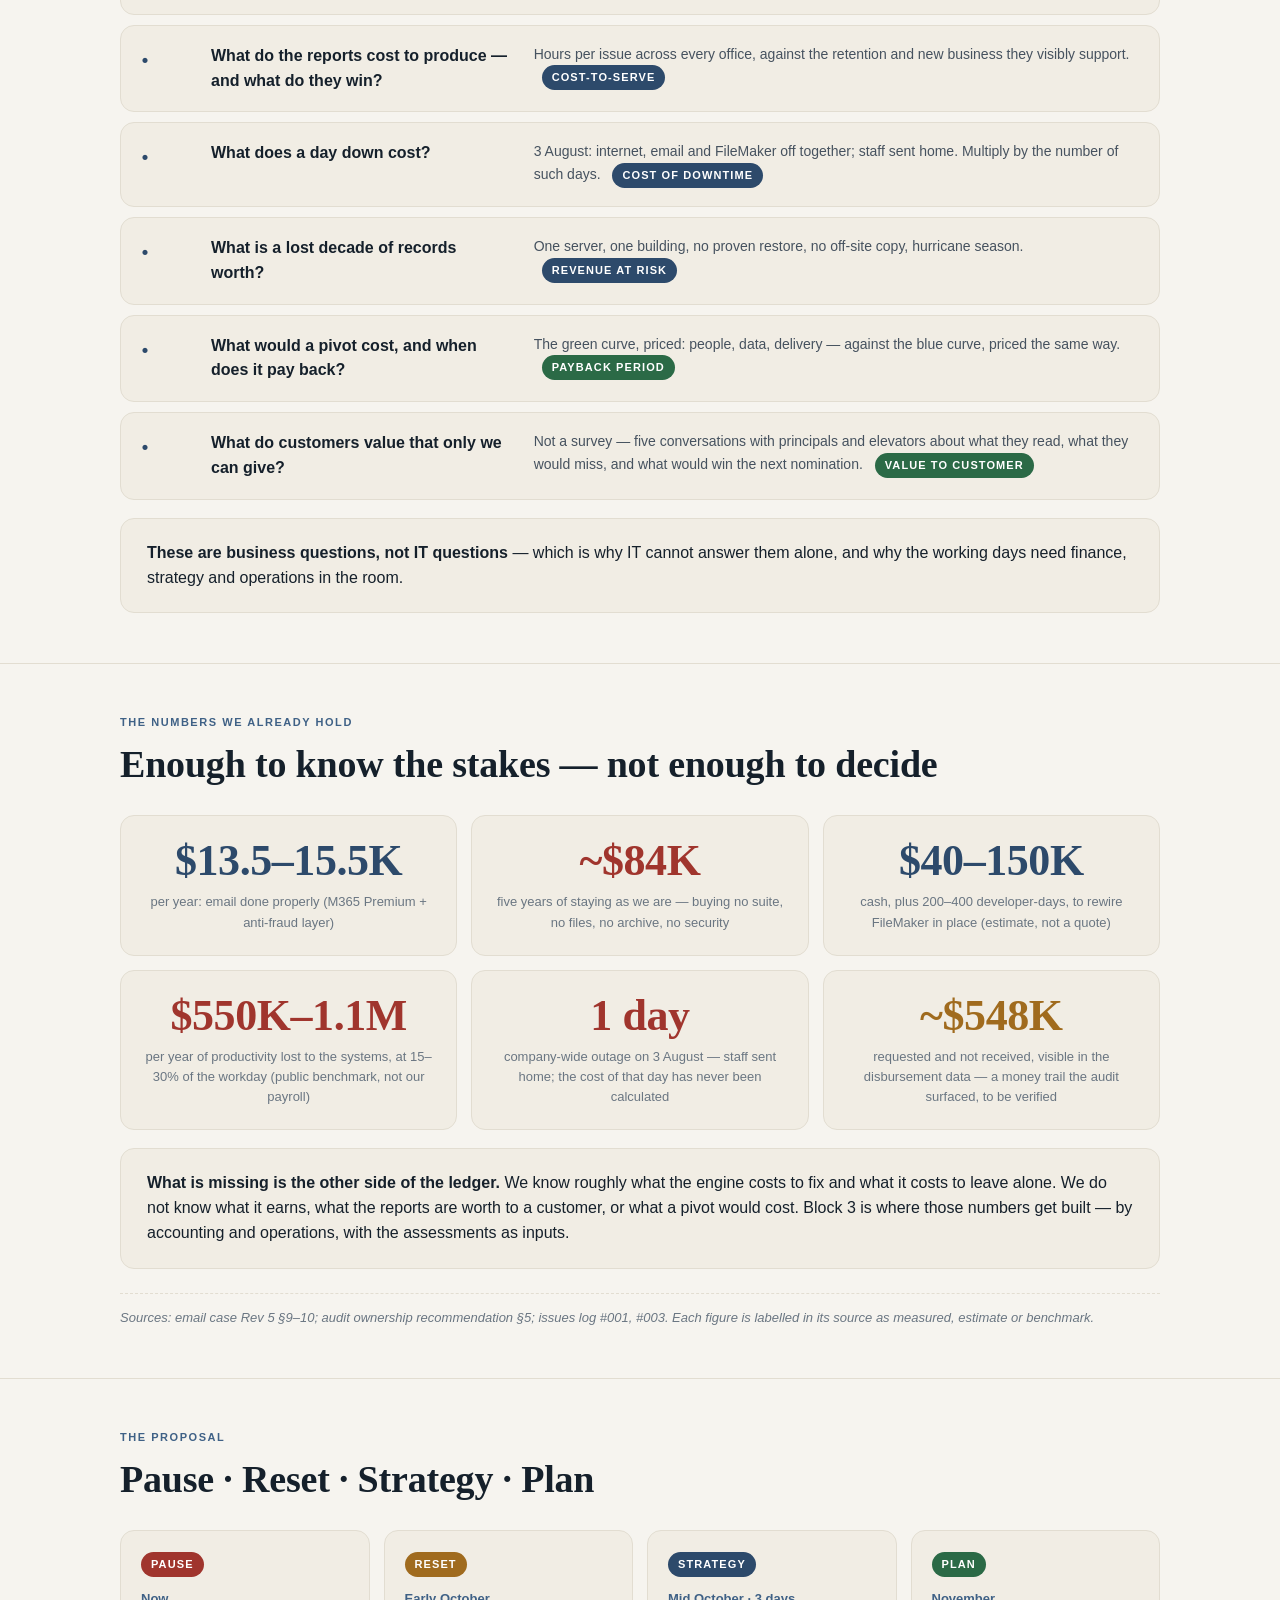
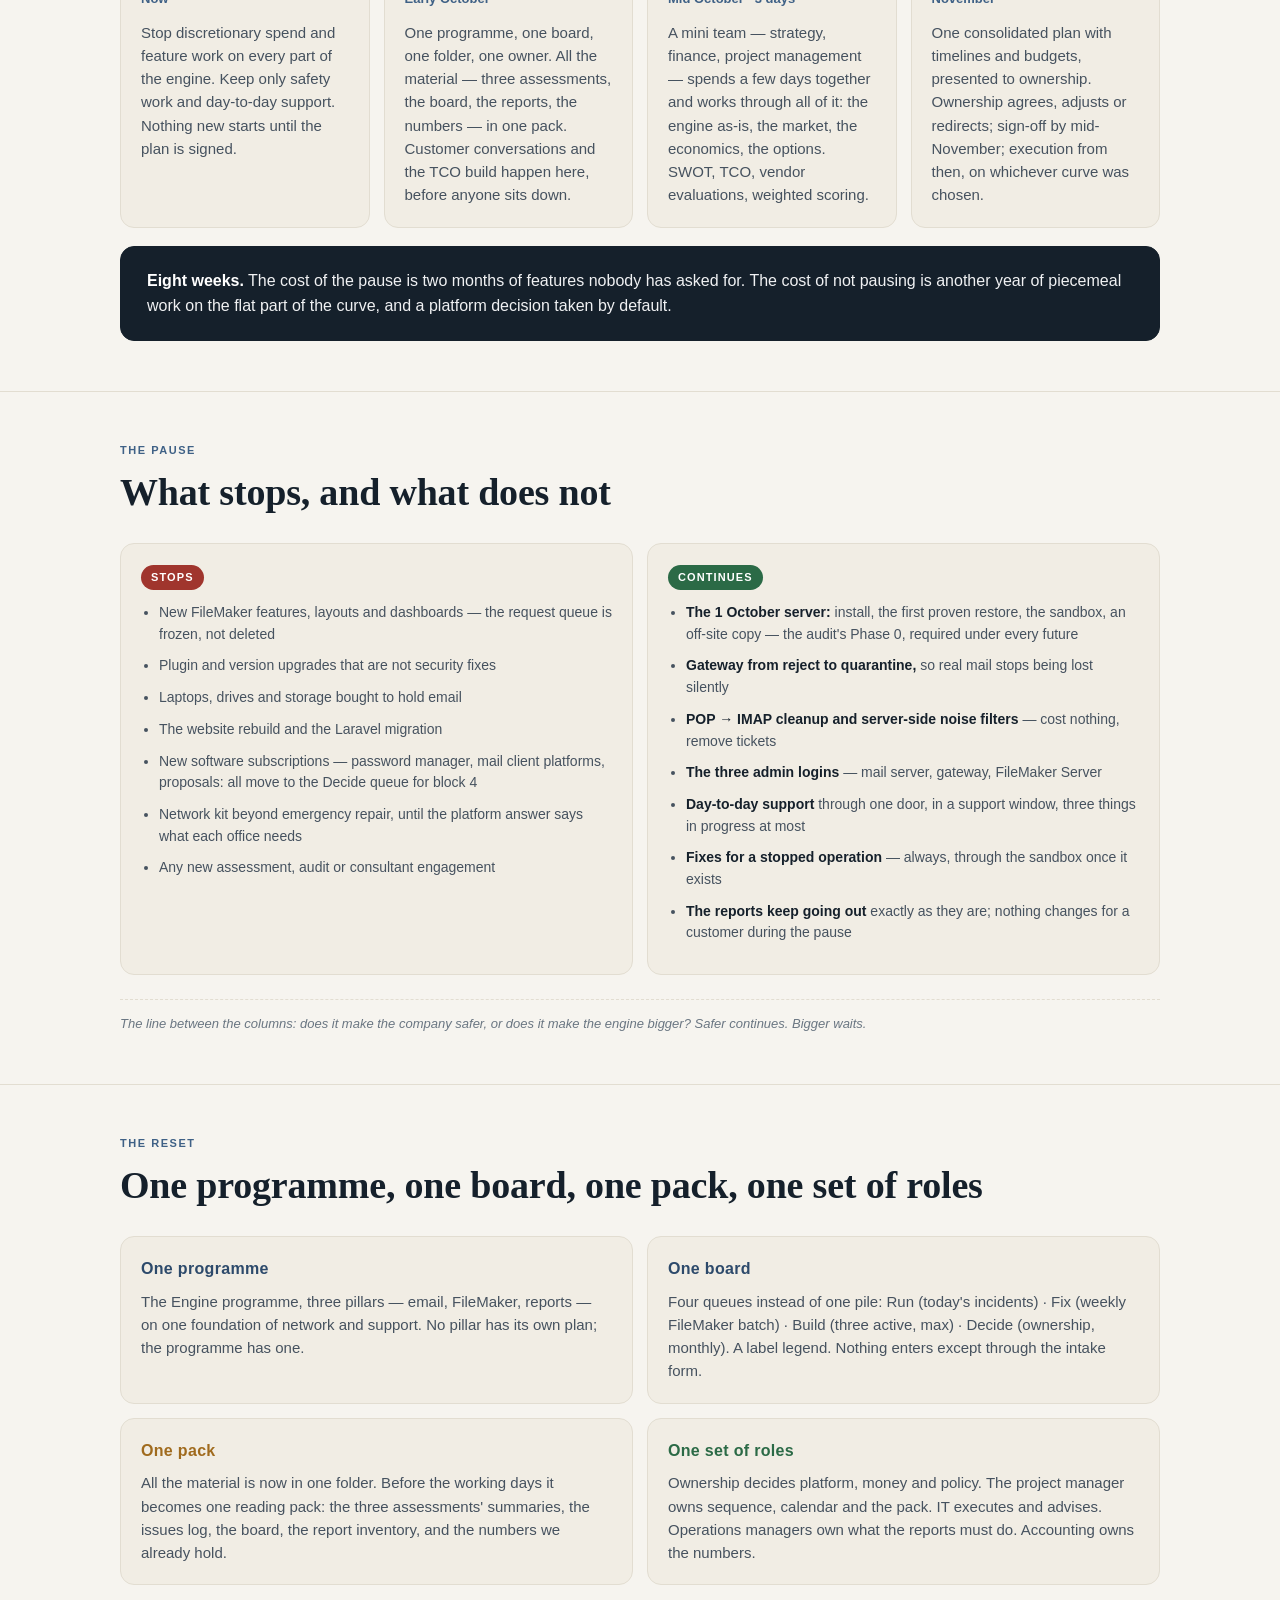
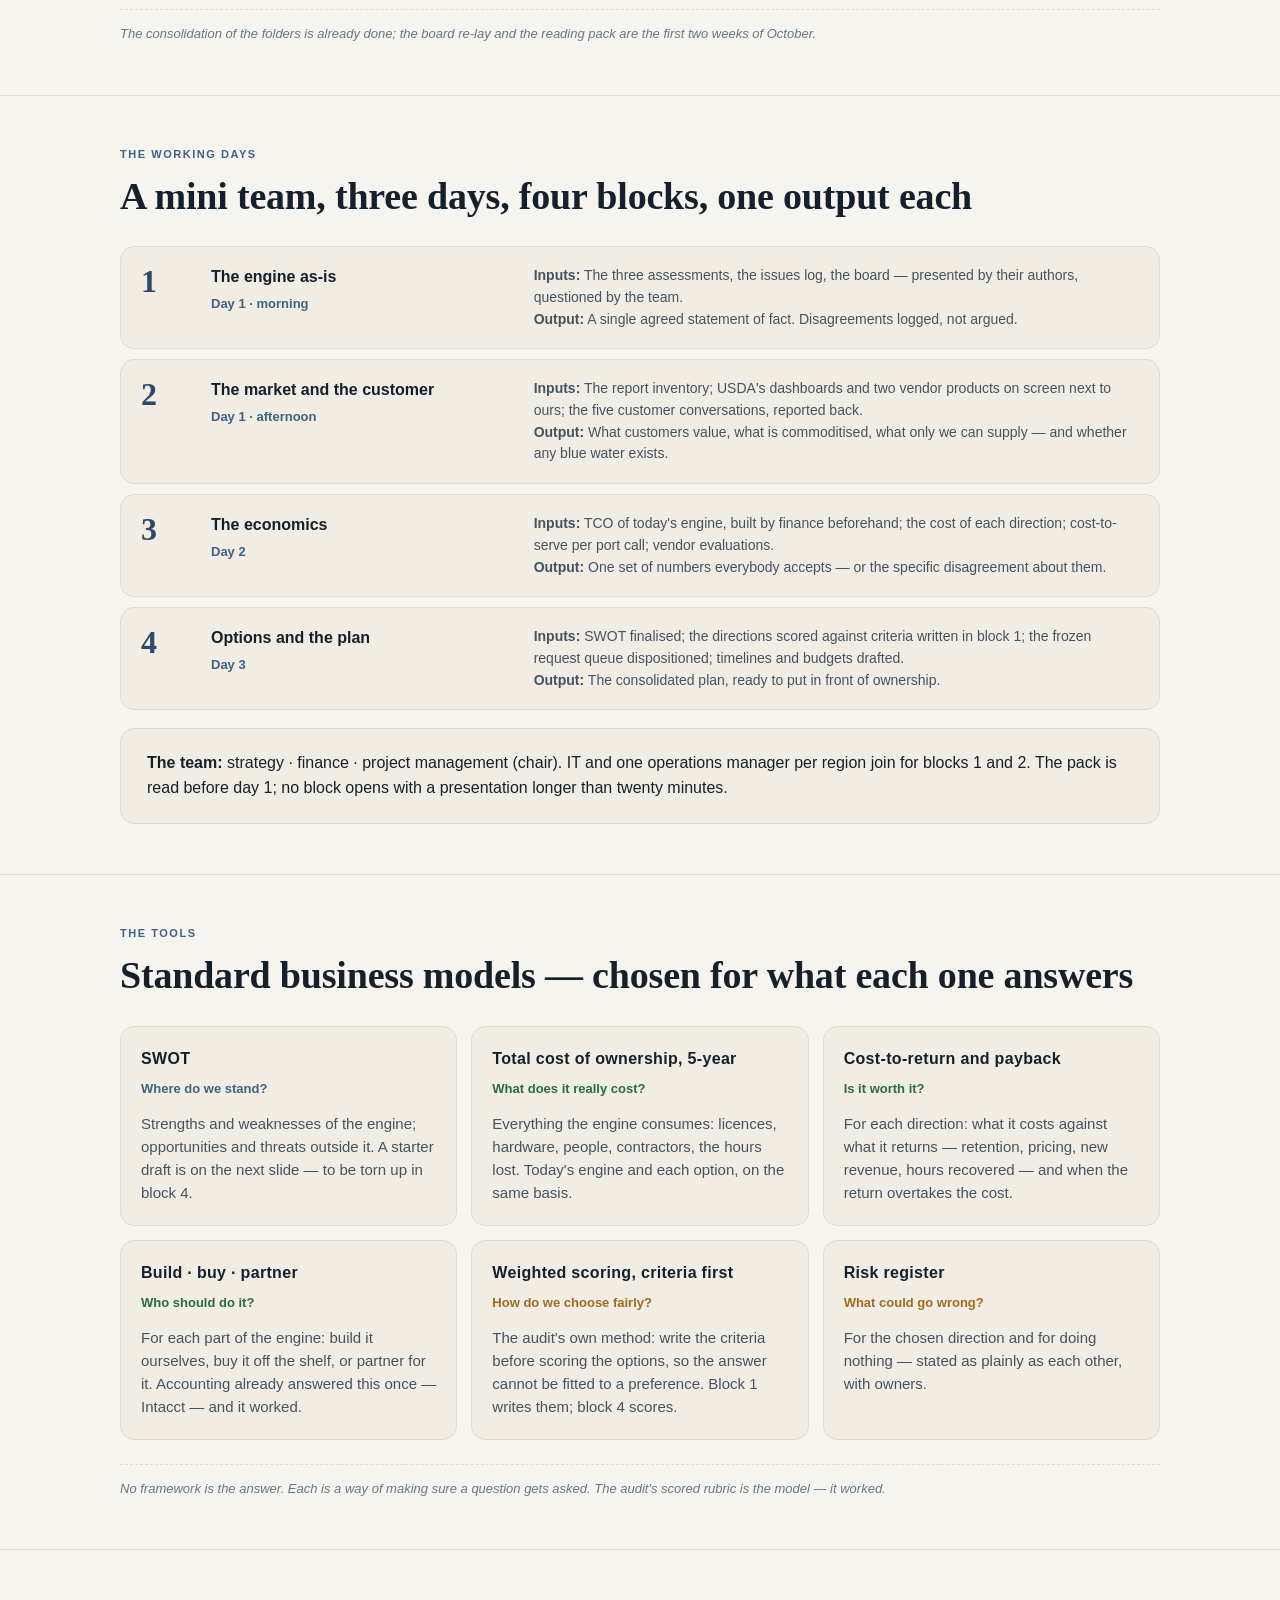
<file: p/epayxw/index.html>
<!doctype html>
<html lang="en">
<head>
<meta charset="utf-8">
<meta name="viewport" content="width=device-width,initial-scale=1">
<meta name="robots" content="noindex">
<title>The Engine — The Package</title>
<style>
  :root {
    --bg: #0e141b;
    --panel: #141c25;
    --panel-2: #1a2430;
    --ink: #e9edf2;
    --ink-dim: #a9b3bf;
    --ink-mute: #7c8794;
    --line: #253040;
    --accent: #4f7fb3;
    --accent-2: #6c8fa8;
    --amber: #c89552;
    --red: #c05a5a;
    --green: #4f9574;
    --purple: #a186b3;
    --radius: 14px;
  }
  @media (prefers-color-scheme: light) {
    :root {
      --bg: #f6f4ef;
      --panel: #ffffff;
      --panel-2: #f1ede4;
      --ink: #15202b;
      --ink-dim: #46525f;
      --ink-mute: #6a7682;
      --line: #e2ddd1;
      --accent: #2d4a6b;
      --accent-2: #3f6186;
      --amber: #a06b1e;
      --red: #a0352d;
      --green: #2b6a46;
      --purple: #6b4b85;
    }
  }
  * { box-sizing: border-box; }
  html, body { margin: 0; padding: 0; background: var(--bg); color: var(--ink); }
  body {
    font-family: -apple-system, BlinkMacSystemFont, "Segoe UI", Roboto, "Helvetica Neue", Arial, sans-serif;
    font-size: 16px;
    line-height: 1.55;
    -webkit-font-smoothing: antialiased;
    -webkit-text-size-adjust: 100%;
  }
  .serif { font-family: "Iowan Old Style", "Palatino Linotype", "Book Antiqua", Palatino, Georgia, serif; }
  a { color: inherit; }
  .wrap { max-width: 1080px; margin: 0 auto; padding: 0 20px; }

  /* Hero */
  .hero {
    background: linear-gradient(180deg, #0b1118 0%, #0e141b 100%);
    color: #e9edf2;
    padding: 70px 0 90px;
    border-bottom: 1px solid var(--line);
    position: relative;
    overflow: hidden;
  }
  .hero::before {
    content: "";
    position: absolute; inset: 0;
    background:
      radial-gradient(1200px 400px at 70% 20%, rgba(80,120,170,0.18), transparent 60%),
      radial-gradient(900px 300px at 10% 90%, rgba(90,120,160,0.14), transparent 70%);
    pointer-events: none;
  }
  .hero .wrap { position: relative; }
  .eyebrow {
    letter-spacing: 0.14em;
    text-transform: uppercase;
    font-size: 12px;
    color: #9fb0c7;
    margin-bottom: 18px;
  }
  .hero h1 {
    font-family: "Iowan Old Style", "Palatino Linotype", Palatino, Georgia, serif;
    font-weight: 700;
    font-size: clamp(44px, 7vw, 84px);
    line-height: 1.02;
    margin: 0 0 20px;
    letter-spacing: -0.01em;
    color: #ffffff;
  }
  .hero .sub {
    font-size: clamp(18px, 2vw, 22px);
    color: #cfd8e3;
    max-width: 720px;
    margin: 0 0 32px;
  }
  .meta {
    color: #8ea1b7;
    font-size: 14px;
    display: flex;
    gap: 14px;
    flex-wrap: wrap;
    border-top: 1px solid rgba(255,255,255,0.08);
    padding-top: 18px;
  }
  .meta b { color: #cfd8e3; font-weight: 600; }

  /* Nav */
  nav.toc {
    position: sticky;
    top: 0;
    z-index: 20;
    background: color-mix(in srgb, var(--bg) 92%, transparent);
    backdrop-filter: blur(10px);
    -webkit-backdrop-filter: blur(10px);
    border-bottom: 1px solid var(--line);
  }
  nav.toc .wrap {
    display: flex;
    overflow-x: auto;
    gap: 4px;
    padding-top: 10px;
    padding-bottom: 10px;
    scrollbar-width: none;
  }
  nav.toc .wrap::-webkit-scrollbar { display: none; }
  nav.toc a {
    text-decoration: none;
    white-space: nowrap;
    font-size: 13px;
    color: var(--ink-dim);
    padding: 8px 12px;
    border-radius: 999px;
    border: 1px solid transparent;
  }
  nav.toc a:hover { color: var(--ink); border-color: var(--line); }
  nav.toc a.ch { color: var(--accent); font-weight: 600; }

  /* Chapter headers */
  .chapter {
    padding: 70px 0 36px;
    border-top: 1px solid var(--line);
    background: var(--panel);
  }
  .chapter .wrap { display: flex; gap: 28px; align-items: flex-start; flex-wrap: wrap; }
  .chapter .num {
    font-family: "Iowan Old Style", Palatino, Georgia, serif;
    font-size: clamp(80px, 14vw, 140px);
    line-height: 0.85;
    color: var(--accent);
    font-weight: 700;
    letter-spacing: -0.03em;
    flex: 0 0 auto;
  }
  .chapter .body { flex: 1 1 400px; min-width: 0; }
  .chapter .kicker {
    letter-spacing: 0.14em; text-transform: uppercase;
    font-size: 12px; color: var(--ink-mute); margin-bottom: 10px;
  }
  .chapter h2 {
    font-family: "Iowan Old Style", Palatino, Georgia, serif;
    font-size: clamp(32px, 5vw, 54px);
    line-height: 1.05;
    margin: 0 0 10px;
    letter-spacing: -0.01em;
  }
  .chapter .lede {
    font-size: 18px; color: var(--ink-dim); max-width: 720px; margin: 10px 0 0;
  }

  /* Sections */
  section.slide {
    padding: 50px 0;
    border-top: 1px solid var(--line);
  }
  section.slide .kicker {
    letter-spacing: 0.14em; text-transform: uppercase;
    font-size: 11px; color: var(--accent-2); margin-bottom: 12px;
    font-weight: 600;
  }
  section.slide h3 {
    font-family: "Iowan Old Style", Palatino, Georgia, serif;
    font-weight: 700;
    font-size: clamp(26px, 3.6vw, 38px);
    line-height: 1.15;
    margin: 0 0 28px;
    letter-spacing: -0.005em;
  }
  section.slide h3 em { font-style: italic; color: var(--ink-dim); font-weight: 500; }
  section.slide .foot {
    margin-top: 24px;
    font-size: 13px;
    color: var(--ink-mute);
    font-style: italic;
    border-top: 1px dashed var(--line);
    padding-top: 14px;
  }

  /* Cards grid */
  .grid { display: grid; gap: 14px; }
  .g2 { grid-template-columns: repeat(2, minmax(0,1fr)); }
  .g3 { grid-template-columns: repeat(3, minmax(0,1fr)); }
  .g4 { grid-template-columns: repeat(4, minmax(0,1fr)); }
  @media (max-width: 820px) {
    .g2, .g3, .g4 { grid-template-columns: 1fr; }
    .g2.keep-2, .g4.keep-2 { grid-template-columns: 1fr 1fr; }
  }
  .card {
    background: var(--panel-2);
    border: 1px solid var(--line);
    border-radius: var(--radius);
    padding: 20px;
  }
  .card h4 {
    margin: 0 0 8px;
    font-size: 16px;
    letter-spacing: 0.02em;
  }
  .card .sub {
    color: var(--accent-2);
    font-size: 13px;
    margin-bottom: 12px;
    font-weight: 600;
  }
  .card p { margin: 0 0 10px; color: var(--ink-dim); font-size: 15px; }
  .card p:last-child { margin-bottom: 0; }
  .card ul { margin: 0; padding-left: 18px; color: var(--ink-dim); font-size: 15px; }
  .card ul li { margin-bottom: 8px; }

  .pill {
    display: inline-block;
    padding: 4px 10px;
    border-radius: 999px;
    font-size: 11px;
    letter-spacing: 0.1em;
    text-transform: uppercase;
    font-weight: 700;
    color: #fff;
    margin-bottom: 12px;
  }
  .pill.blue { background: var(--accent); }
  .pill.amber { background: var(--amber); }
  .pill.red { background: var(--red); }
  .pill.green { background: var(--green); }
  .pill.purple { background: var(--purple); }
  .pill.gray { background: #6b7684; }

  /* Big-number cards */
  .stats { display: grid; gap: 14px; grid-template-columns: repeat(4, 1fr); }
  @media (max-width: 820px) { .stats { grid-template-columns: 1fr 1fr; } }
  .stat {
    background: var(--panel-2);
    border: 1px solid var(--line);
    border-radius: var(--radius);
    padding: 22px 18px;
    text-align: center;
  }
  .stat .n {
    font-family: "Iowan Old Style", Palatino, Georgia, serif;
    font-size: clamp(28px, 4vw, 44px);
    line-height: 1.05;
    font-weight: 700;
    letter-spacing: -0.01em;
    margin-bottom: 8px;
  }
  .stat.red .n { color: var(--red); }
  .stat.amber .n { color: var(--amber); }
  .stat.green .n { color: var(--green); }
  .stat.blue .n { color: var(--accent); }
  .stat .l { font-size: 13px; color: var(--ink-mute); }

  /* Highlight band */
  .band {
    background: linear-gradient(180deg, #0b1118, #0e141b);
    color: #e9edf2;
    border: 1px solid #1b2635;
    border-radius: var(--radius);
    padding: 22px 26px;
    margin-top: 20px;
  }
  @media (prefers-color-scheme: light) {
    .band { background: #15202b; color: #f0f1f3; border-color: #15202b; }
  }
  .band b { color: #ffffff; }
  .band.quiet {
    background: var(--panel-2);
    color: var(--ink);
    border: 1px solid var(--line);
  }
  @media (prefers-color-scheme: light) {
    .band.quiet { background: #f1ede4; color: var(--ink); }
  }
  .band.quiet b { color: var(--ink); }

  /* Flow / pipeline */
  .flow {
    display: grid;
    grid-template-columns: repeat(4, 1fr);
    gap: 10px;
    align-items: stretch;
  }
  @media (max-width: 820px) { .flow { grid-template-columns: 1fr 1fr; } }
  .step {
    background: var(--panel-2);
    border: 1px solid var(--line);
    border-radius: var(--radius);
    padding: 16px;
    position: relative;
  }
  .step .tag {
    font-size: 11px;
    letter-spacing: 0.14em;
    text-transform: uppercase;
    color: var(--accent-2);
    font-weight: 700;
    margin-bottom: 8px;
  }

  /* Table */
  table.data {
    width: 100%;
    border-collapse: collapse;
    background: var(--panel-2);
    border: 1px solid var(--line);
    border-radius: var(--radius);
    overflow: hidden;
    font-size: 14px;
  }
  table.data th, table.data td {
    padding: 14px 16px;
    text-align: left;
    border-bottom: 1px solid var(--line);
    vertical-align: top;
  }
  table.data th { color: var(--accent); font-weight: 700; font-size: 12px; letter-spacing: 0.08em; text-transform: uppercase; background: color-mix(in srgb, var(--panel-2) 85%, var(--accent) 15%); }
  table.data tr:last-child td { border-bottom: none; }
  table.data td.old { color: var(--red); }
  table.data td.new { color: var(--green); }
  .table-wrap { overflow-x: auto; }

  /* List rows */
  .rows { display: grid; gap: 10px; }
  .row {
    display: grid;
    grid-template-columns: 50px 1fr 2fr;
    gap: 20px;
    background: var(--panel-2);
    border: 1px solid var(--line);
    border-radius: var(--radius);
    padding: 18px 20px;
    align-items: start;
  }
  @media (max-width: 820px) {
    .row { grid-template-columns: 40px 1fr; }
    .row .last { grid-column: 1 / -1; color: var(--ink-dim); font-size: 14px; }
  }
  .row .no {
    font-family: "Iowan Old Style", Palatino, Georgia, serif;
    font-size: 32px;
    color: var(--accent);
    font-weight: 700;
    line-height: 1;
  }
  .row .ttl { font-weight: 700; }
  .row .ttl .s { color: var(--accent-2); font-weight: 600; font-size: 13px; display: block; margin-top: 4px; }
  .row .last { color: var(--ink-dim); font-size: 14px; }

  /* Pipeline arrows */
  .pipe {
    display: grid;
    grid-template-columns: repeat(8, 1fr);
    gap: 6px;
    margin-bottom: 14px;
  }
  @media (max-width: 820px) { .pipe { grid-template-columns: repeat(4, 1fr); } }
  @media (max-width: 480px) { .pipe { grid-template-columns: 1fr 1fr; } }
  .stage {
    padding: 14px 10px;
    text-align: center;
    border-radius: 8px;
    color: #fff;
    font-size: 12px;
    font-weight: 600;
  }
  .stage small { display: block; font-weight: 400; opacity: 0.9; margin-top: 2px; }
  .stage.before { background: var(--accent); }
  .stage.call { background: var(--amber); }
  .stage.close { background: var(--green); }

  /* SWOT */
  .swot { display: grid; gap: 14px; grid-template-columns: 1fr 1fr; }
  @media (max-width: 820px) { .swot { grid-template-columns: 1fr; } }
  .swot .q {
    border: 1px solid var(--line);
    border-radius: var(--radius);
    padding: 20px;
  }
  .swot .q h4 { margin: 0 0 12px; letter-spacing: 0.12em; text-transform: uppercase; font-size: 13px; }
  .swot .s { background: rgba(79, 149, 116, 0.10); }
  .swot .s h4 { color: var(--green); }
  .swot .w { background: rgba(192, 90, 90, 0.10); }
  .swot .w h4 { color: var(--red); }
  .swot .o { background: rgba(79, 127, 179, 0.10); }
  .swot .o h4 { color: var(--accent); }
  .swot .t { background: rgba(200, 149, 82, 0.10); }
  .swot .t h4 { color: var(--amber); }
  .swot ul { margin: 0; padding-left: 18px; font-size: 14px; color: var(--ink-dim); }
  .swot li { margin-bottom: 8px; }

  /* Three columns colored (red/purple/blue ocean) */
  .ocean { display: grid; grid-template-columns: 1fr 1fr 1fr; gap: 14px; }
  @media (max-width: 820px) { .ocean { grid-template-columns: 1fr; } }
  .ocean .o {
    border-radius: var(--radius); padding: 20px; border: 1px solid var(--line);
  }
  .ocean .red { background: rgba(192, 90, 90, 0.09); }
  .ocean .purple { background: rgba(161, 134, 179, 0.10); }
  .ocean .blue { background: rgba(79, 127, 179, 0.10); }
  .ocean h4 { margin: 0 0 6px; letter-spacing: 0.12em; text-transform: uppercase; font-size: 13px; }
  .ocean .red h4 { color: var(--red); }
  .ocean .purple h4 { color: var(--purple); }
  .ocean .blue h4 { color: var(--accent); }
  .ocean .sub { font-size: 13px; color: var(--ink-mute); margin-bottom: 12px; font-weight: 600; }
  .ocean ul { margin: 0; padding-left: 18px; font-size: 14px; color: var(--ink-dim); }
  .ocean li { margin-bottom: 10px; }

  /* Stops / Continues */
  .sc { display: grid; grid-template-columns: 1fr 1fr; gap: 14px; }
  @media (max-width: 820px) { .sc { grid-template-columns: 1fr; } }
  .sc .col { border: 1px solid var(--line); border-radius: var(--radius); padding: 20px; background: var(--panel-2); }
  .sc .stops .pill { background: var(--red); }
  .sc .cont .pill { background: var(--green); }
  .sc ul { margin: 0; padding-left: 18px; color: var(--ink-dim); font-size: 14px; }
  .sc li { margin-bottom: 10px; }
  .sc li b { color: var(--ink); font-weight: 600; }

  /* Diminishing returns chart (SVG wrap) */
  .chart-wrap {
    background: var(--panel-2);
    border: 1px solid var(--line);
    border-radius: var(--radius);
    padding: 20px;
  }
  .chart-wrap svg { width: 100%; height: auto; display: block; }

  /* 2-column text/aside */
  .split { display: grid; grid-template-columns: 2fr 1fr; gap: 20px; }
  @media (max-width: 820px) { .split { grid-template-columns: 1fr; } }

  /* Closing */
  .closing {
    padding: 70px 0 90px;
    background: linear-gradient(180deg, #0b1118, #0e141b);
    color: #e9edf2;
    border-top: 1px solid var(--line);
  }
  @media (prefers-color-scheme: light) {
    .closing { background: #15202b; color: #f0f1f3; }
  }
  .closing h2 {
    font-family: "Iowan Old Style", Palatino, Georgia, serif;
    font-size: clamp(28px, 4vw, 44px);
    margin: 0 0 24px;
    color: #ffffff;
  }
  .closing .kicker { color: #9fb0c7; }
  .closing .two {
    display: grid; grid-template-columns: 1fr 1fr; gap: 30px;
    border-top: 1px solid rgba(255,255,255,0.1); padding-top: 24px;
  }
  @media (max-width: 820px) { .closing .two { grid-template-columns: 1fr; } }
  .closing .two h3 { color: #ffffff; margin: 0 0 14px; font-size: 14px; letter-spacing: 0.14em; text-transform: uppercase; font-family: inherit; font-weight: 700; }
  .closing .pt {
    display: grid; grid-template-columns: 36px 1fr; gap: 14px;
    margin-bottom: 18px;
  }
  .closing .pt .n { color: #cfd8e3; font-family: "Iowan Old Style", Palatino, Georgia, serif; font-size: 24px; font-weight: 700; line-height: 1; }
  .closing .pt b { color: #ffffff; display: block; margin-bottom: 4px; }
  .closing .pt p { margin: 0; color: #cfd8e3; font-size: 15px; }
  .closing .final { margin-top: 24px; padding-top: 24px; border-top: 1px solid rgba(255,255,255,0.1); color: #cfd8e3; }
  .closing .final b { color: #ffffff; }

  footer {
    padding: 36px 0;
    text-align: center;
    color: var(--ink-mute);
    font-size: 13px;
    border-top: 1px solid var(--line);
  }

  /* Bar chart (mail record) */
  .bars { display: grid; gap: 8px; }
  .bar {
    display: grid; grid-template-columns: 1fr auto; align-items: center; gap: 10px;
    font-size: 13px;
  }
  .bar .label { color: var(--ink-dim); }
  .bar .track { position: relative; height: 18px; background: color-mix(in srgb, var(--line) 60%, transparent); border-radius: 4px; grid-column: 1 / -1; margin-top: 2px; }
  .bar .fill { position: absolute; inset: 0; width: var(--w); border-radius: 4px; }
  .bar .num { color: var(--ink); font-weight: 600; font-size: 12px; }
  .bar.b1 .fill { background: var(--amber); }
  .bar.b2 .fill { background: var(--amber); }
  .bar.b3 .fill { background: var(--accent); }
  .bar.b4 .fill { background: #6b7684; }
  .bar.b5 .fill { background: var(--accent); }
  .bar.b6 .fill { background: var(--accent); }
  .bar.b7 .fill { background: var(--red); }
  .bar.b8 .fill { background: var(--red); }
  .bar.b9 .fill { background: #6b7684; }

  /* Timeline */
  .timeline {
    display: grid;
    grid-template-columns: repeat(5, 1fr);
    gap: 2px;
    background: var(--line);
    border-radius: 8px;
    overflow: hidden;
    margin: 20px 0;
  }
  @media (max-width: 820px) { .timeline { grid-template-columns: 1fr; gap: 1px; } }
  .tl {
    padding: 14px 12px;
    background: var(--panel-2);
  }
  .tl .m { font-size: 11px; color: var(--accent); letter-spacing: 0.1em; text-transform: uppercase; font-weight: 700; margin-bottom: 10px; }
  .tl .ev { font-size: 12px; color: var(--ink-dim); margin-bottom: 8px; }
  .tl .ev b { color: var(--ink); font-weight: 600; display: block; }
  .tl .ev.pause b { color: var(--red); }
  .tl .ev.safe b { color: var(--ink-mute); }
  .tl .ev.reset b { color: var(--amber); }
  .tl .ev.work b { color: var(--accent); }
  .tl .ev.plan b { color: var(--green); }
  .tl .ev.own b { color: var(--red); }

  /* Three-track table */
  .tracks table {
    width: 100%;
    border-collapse: separate;
    border-spacing: 2px;
  }
  .tracks th {
    color: #fff;
    font-size: 11px;
    letter-spacing: 0.1em;
    text-transform: uppercase;
    padding: 10px 8px;
    border-radius: 4px;
    font-weight: 700;
  }
  .tracks th:first-child { background: transparent; }
  .tracks th.before { background: var(--accent); }
  .tracks th.call { background: var(--amber); }
  .tracks th.close { background: var(--green); }
  .tracks td {
    padding: 12px 10px;
    font-size: 12px;
    color: var(--ink-dim);
    vertical-align: top;
    border-radius: 4px;
  }
  .tracks td.rh { color: var(--ink); font-weight: 700; letter-spacing: 0.08em; text-transform: uppercase; font-size: 11px; }
  .tracks tr.ops td { background: rgba(79, 127, 179, 0.08); }
  .tracks tr.ops td.rh { color: var(--accent); }
  .tracks tr.acct td { background: rgba(200, 149, 82, 0.08); }
  .tracks tr.acct td.rh { color: var(--amber); }
  .tracks tr.fwd td { background: rgba(161, 134, 179, 0.08); }
  .tracks tr.fwd td.rh { color: var(--purple); }

  /* Confidential ribbon */
  .conf {
    display: inline-block;
    font-size: 11px;
    letter-spacing: 0.18em;
    text-transform: uppercase;
    color: #cfd8e3;
    border: 1px solid rgba(255,255,255,0.2);
    padding: 4px 10px;
    border-radius: 4px;
    margin-bottom: 20px;
  }
</style>
</head>
<body>

<header class="hero">
  <div class="wrap">
    <div class="conf">Confidential · a starting point for discussion</div>
    <div class="eyebrow">Blue Water Shipping</div>
    <h1>The Engine</h1>
    <p class="sub">A package for the working days — the strategy, two concepts, and the website. One deck, four chapters, one ask at the end.</p>
    <div class="meta">
      <span>September 22, 2026</span>
      <span>·</span>
      <span><b>William Davis</b> — Project Manager</span>
    </div>
  </div>
</header>

<nav class="toc">
  <div class="wrap">
    <a href="#contents">Contents</a>
    <a href="#ch1" class="ch">1 · The Engine</a>
    <a href="#ch2" class="ch">2 · Agency Platform</a>
    <a href="#ch3" class="ch">3 · BlueIQ</a>
    <a href="#ch4" class="ch">4 · Website &amp; Portal</a>
    <a href="#close">Closing</a>
  </div>
</nav>

<!-- Contents -->
<section class="slide" id="contents" style="padding-top:60px;">
  <div class="wrap">
    <div class="kicker">Contents</div>
    <h3 class="serif">Four chapters and one ask</h3>
    <div class="rows">
      <div class="row">
        <div class="no">1</div>
        <div class="ttl">The Engine<span class="s">Pause, reset, strategy, plan</span></div>
        <div class="last">Email, FileMaker, accounting and the reports are one machine at an inflection point. The case for stopping long enough to plan — with seven weeks of mail and two reconstructed cases as evidence — and what the pause, the reset and three working days produce.</div>
      </div>
      <div class="row">
        <div class="no">2</div>
        <div class="ttl">Agency Platform<span class="s">The port call as the pipeline</span></div>
        <div class="last">A concept for the port-call record the audit found missing: eight stages from nomination to settlement, with port operations, accounting and forwarding as parallel tracks.</div>
      </div>
      <div class="row">
        <div class="no">3</div>
        <div class="ttl">BlueIQ<span class="s">One place for all data, all reports</span></div>
        <div class="last">The reports as a product — direction B made concrete. A proven pipeline, re-pointed at Blue Water's own data and Blue Water's own reports.</div>
      </div>
      <div class="row">
        <div class="no">4</div>
        <div class="ttl">Website &amp; Portal<span class="s">A first read, and what to review</span></div>
        <div class="last">bluewatershipping.com and the Pilotsheet portal from the outside: what is there, what the security scan says, the customer-access question, and a concept direction for a separate session.</div>
      </div>
    </div>
    <div class="band" style="margin-top: 18px;"><b>Closing:</b> what this needs — from the three of us, and from ownership.</div>
    <div class="foot">Each chapter stands on its own and can be presented separately; the page numbers run through the package.</div>
  </div>
</section>

<!-- CHAPTER 1 -->
<section class="chapter" id="ch1">
  <div class="wrap">
    <div class="num">1</div>
    <div class="body">
      <div class="kicker">Chapter 1</div>
      <h2>The Engine</h2>
      <p class="lede">Pause, reset, strategy, plan. Email, FileMaker, accounting and the reports are one machine at an inflection point.</p>
    </div>
  </div>
</section>

<section class="slide">
  <div class="wrap">
    <div class="kicker">The Engine</div>
    <h3 class="serif">Two systems, the people, the output, the books — one machine</h3>
    <div class="grid g4 keep-2">
      <div class="card"><span class="pill blue">Email</span><p>Every instruction, nomination, SOF and B/L arrives and leaves here. The shared office mailboxes are the operations record.</p></div>
      <div class="card"><span class="pill blue">FileMaker</span><p>Port calls, vessels, cargo, disbursements, filings, CRM — everything except the ledger.</p></div>
      <div class="card"><span class="pill amber">Reports</span><p>Lineups, export reports, summaries, the portal — assembled from FileMaker, sent by email, free to the customer.</p></div>
      <div class="card"><span class="pill green">Customers</span><p>Principals, elevators, traders and charterers — who pay for agency service and read what we send.</p></div>
    </div>
    <div class="grid g2" style="margin-top: 14px;">
      <div class="card"><span class="pill gray">Accounting</span><p>Sage Intacct — fed from FileMaker by API. Disbursements, invoices, the money. Moved off FileMaker already, and it worked.</p></div>
      <div class="card"><span class="pill amber">Operations</span><p>The port operations teams in every office, working the Pilotsheet all day — the core service, run inside FileMaker from nomination to sailing.</p></div>
    </div>
    <div class="band"><b>Outside relationships and the skill of the agents on the dock, this is how the company shows what it knows.</b> Agency is people and relationships; the engine is how those people work and what they hand the customer. The reports, free to the customer, are the shop window — the visible proof of experience. Built in-house, it works, and it was an advantage. The question is whether it still is, and what it costs.</div>
  </div>
</section>

<section class="slide">
  <div class="wrap">
    <div class="kicker">One machine, not three projects</div>
    <h3 class="serif">Why working on them in silos has not worked</h3>
    <div class="rows">
      <div class="row"><div class="no">·</div><div class="ttl">Change email</div><div class="last">…and the shared operations mailboxes, the report distribution list, the attachments FileMaker links to, and the archive the P&amp;I club will one day ask for all change with it.</div></div>
      <div class="row"><div class="no">·</div><div class="ttl">Change FileMaker</div><div class="last">…and every report's source data, the Intacct feed, the sailing-message templates that go out by email, and the customer portal change with it.</div></div>
      <div class="row"><div class="no">·</div><div class="ttl">Change the reports</div><div class="last">…and the data they need from FileMaker, the delivery path through email, and what the customer expects to receive change with it.</div></div>
    </div>
    <div class="grid g2" style="margin-top: 18px;">
      <div class="card"><h4>What is happening today</h4><p>Four folders, four board lanes, three separate assessments, one person. Silos — and inside the FileMaker silo, sub-silos: a feature request, a data fix and a plugin upgrade all "in progress" at once. Piecemeal, each piece reasonable, and the person carrying it and the wider organisation cannot sustain it.</p></div>
      <div class="card"><h4>What follows from it</h4><p>There cannot be an email decision, a FileMaker decision, an accounting decision and a reports decision. There is one decision about the engine, taken at a higher altitude with all of it in view — then the ground-level targets can be struck tactically and efficiently. That is why this deck asks for a pause rather than a platform.</p></div>
    </div>
  </div>
</section>

<section class="slide">
  <div class="wrap">
    <div class="kicker">The mail record</div>
    <h3 class="serif">Seven weeks of IT mail, measured</h3>
    <div class="stats">
      <div class="stat"><div class="n">452</div><div class="l">messages · 154 threads · 30 Jul – 21 Sep · one mailbox</div></div>
      <div class="stat red"><div class="n">5.5%</div><div class="l">of messages are genuine user-facing faults — 9 of the 50 help-desk threads</div></div>
      <div class="stat amber"><div class="n">6.2</div><div class="l">messages and 5.2 parties per development thread — the heaviest work by every proxy</div></div>
      <div class="stat red"><div class="n">9 days</div><div class="l">median to close a seasonal gift-list edit, against 0.2 hours for a fault</div></div>
    </div>
    <div class="split" style="margin-top: 18px;">
      <div class="card">
        <h4>Where the messages went — share of 452, by the thread's originating request</h4>
        <div class="bars" style="margin-top: 14px;">
          <div class="bar b1"><span class="label">Reporting products and customer data</span><span class="num">19%</span><div class="track"><div class="fill" style="--w:95%;"></div></div></div>
          <div class="bar b2"><span class="label">Database development and enhancement</span><span class="num">18%</span><div class="track"><div class="fill" style="--w:90%;"></div></div></div>
          <div class="bar b3"><span class="label">Programme and analysis work</span><span class="num">17%</span><div class="track"><div class="fill" style="--w:85%;"></div></div></div>
          <div class="bar b4"><span class="label">Automated / system-generated</span><span class="num">13%</span><div class="track"><div class="fill" style="--w:65%;"></div></div></div>
          <div class="bar b5"><span class="label">Access, accounts and identity</span><span class="num">7%</span><div class="track"><div class="fill" style="--w:35%;"></div></div></div>
          <div class="bar b6"><span class="label">Infrastructure and mail platform</span><span class="num">6%</span><div class="track"><div class="fill" style="--w:30%;"></div></div></div>
          <div class="bar b7"><span class="label">Data-integrity defects</span><span class="num">6%</span><div class="track"><div class="fill" style="--w:30%;"></div></div></div>
          <div class="bar b8"><span class="label">IT faults and incidents</span><span class="num">6%</span><div class="track"><div class="fill" style="--w:30%;"></div></div></div>
          <div class="bar b9"><span class="label">Premises, equipment, website, lists, vendors, other</span><span class="num">9%</span><div class="track"><div class="fill" style="--w:45%;"></div></div></div>
        </div>
      </div>
      <div class="card">
        <h4>What it says</h4>
        <ul>
          <li>The load is building and reporting, not fixing. Faults are the smallest human category.</li>
          <li>A third of the help-desk queue needs no IT judgement or is machine-generated: tariff edits, gift lists, board notices, backup alerts.</li>
          <li>The lightest-value work is the slowest to close — the chasing pattern, measured.</li>
          <li>Every share is a floor: one mailbox, what the project manager was copied on. The help-desk mailbox itself is not yet connected.</li>
        </ul>
      </div>
    </div>
    <div class="foot">Corpus built read-only from davis@bluewatershipping.com (INBOX/IT + INBOX/Reports), classified thread by thread against a written rule set. Shares ±3–4 points; volumes, not time; no trend possible from 7½ weeks.</div>
  </div>
</section>

<section class="slide">
  <div class="wrap">
    <div class="kicker">Case one, from the record</div>
    <h3 class="serif">One sheet of plywood: 160 days, five subject lines</h3>
    <div class="stats">
      <div class="stat red"><div class="n">160</div><div class="l">days, request to "done"</div></div>
      <div class="stat"><div class="n">5</div><div class="l">subject lines, 4 threads, plus a ride inside an unrelated one</div></div>
      <div class="stat red"><div class="n">7</div><div class="l">questions asked and never answered</div></div>
      <div class="stat"><div class="n">0</div><div class="l">quotes, approvals or insurance confirmations in the record</div></div>
    </div>
    <div class="band quiet" style="margin-top: 18px;"><b>What the photo shows.</b> The plywood is up — a full sheet, not the 3 × 2 specified. The network equipment it was meant to carry was never moved onto it. The board entry is true of the plywood and false of the job. Nobody did anything wrong here: effort was real on every side. No single place held the matter, so it fell between people three times and was closed by a card nobody reconciled against the work.</div>
    <div class="foot">Reconstructed from the mail corpus; April–July recovered from quoted history inside later messages. One mailbox — correspondence the project manager was not copied on is invisible.</div>
  </div>
</section>

<section class="slide">
  <div class="wrap">
    <div class="kicker">Case two, from the record</div>
    <h3 class="serif">Two FileMaker jobs, eight threads, closed with one word</h3>
    <div class="split">
      <div class="card">
        <h4>One intent, recorded as two jobs</h4>
        <p>Stop the Pilotsheet depending on what a person remembers to type: look up a vessel's particulars from a register keyed on IMO, and pick the agency service from a controlled list that maps to the ledger. Requested nine days apart, run by the same two people, estimated together to ownership in one message (about 14 programming hours), and signed off together on 21 September with one word: "Yes". Neither job sheet mentions the other.</p>
      </div>
      <div class="card">
        <h4>Where the matter actually lived</h4>
        <ul>
          <li><b>File Maker | Ships Register</b> — job 2's origin, and the answer to its 'blocking' question</li>
          <li><b>Freight Forwarding … Drop Down</b> — job 1's origin; the ledger-dependency dispute</li>
          <li><b>Lists</b> — job 1 resolved; the code table; a revert proposal</li>
          <li><b>Missing Categories</b> — the backfill list (~40 vessels); never returned to</li>
          <li><b>Agency Service … / Ships Register</b> — both jobs' hour estimates, one message</li>
          <li><b>Ships register auto fill</b> — job 2 executed; job 1 signed off; the plywood photo</li>
        </ul>
      </div>
    </div>
    <div class="stats" style="margin-top: 14px;">
      <div class="stat"><div class="n">36</div><div class="l">days, first request to "Yes"</div></div>
      <div class="stat red"><div class="n">26</div><div class="l">days a blocking question stood answered in the mail while the job stood 'Blocked'</div></div>
      <div class="stat amber"><div class="n">4+</div><div class="l">hand-offs to the phone — decisions taken there are invisible to the record</div></div>
      <div class="stat red"><div class="n">~40</div><div class="l">vessels left without a category — the backfill flagged, quantified, never done</div></div>
    </div>
    <div class="band quiet" style="margin-top:18px;"><b>What "Yes" covered.</b> An IMO lookup populating one layout, and a drop-down offered for review — both real, both below the written scope. Two representation changes visible in the sign-off screenshots went unremarked; a field was descoped back to free text in passing; a revert proposal was never withdrawn. Both sheets were stale by three to five weeks.</div>
  </div>
</section>

<section class="slide">
  <div class="wrap">
    <div class="kicker">Why piecemeal is expensive</div>
    <h3 class="serif">The mechanics, from the two cases and the corpus</h3>
    <div class="grid g3">
      <div class="card"><h4 style="color:var(--red);">No single place holds a matter</h4><p><em>Seen:</em> Five subject lines for one sheet of plywood; eight threads for one FileMaker intent; a facilities item finishing inside a development thread.</p><p><em>Cost:</em> Each hop drops context — seven questions died with a forked thread — and no subject line retrieves the matter afterwards.</p></div>
      <div class="card"><h4 style="color:var(--amber);">Nobody holds the next step</h4><p><em>Seen:</em> Three silences of 2 months, 3½ weeks and 3 weeks; two ownership vacuums; 'they are waiting on you' / 'who is they?'</p><p><em>Cost:</em> Elapsed time is the cost. 160 days for a morning's work; 26 days with a blocker's answer sitting unread in the mail.</p></div>
      <div class="card"><h4 style="color:var(--amber);">The list and the queue are different things</h4><p><em>Seen:</em> The two hardest 'drop everything' interrupts were not on the numbered priority list; a platform migration was added, then parked in 13 days.</p><p><em>Cost:</em> Capacity planned from the list understates the load. A two-hour task interrupted four times takes a day.</p></div>
      <div class="card"><h4 style="color:var(--amber);">Closure by assertion</h4><p><em>Seen:</em> A board card reads 'done' against work not done; one "Yes" closes two jobs below their written scope; a backfill of ~40 records is flagged and never run.</p><p><em>Cost:</em> Rework arrives later, unbudgeted, wearing a new subject line — and the reports built on the data inherit the gap.</p></div>
      <div class="card"><h4 style="color:var(--accent);">Decisions leave no record</h4><p><em>Seen:</em> At least four hand-offs to the phone in one case; a revert proposal never withdrawn; sheets three to five weeks stale.</p><p><em>Cost:</em> The next person — or the same person a month later — starts from zero. Key-person risk, manufactured daily.</p></div>
      <div class="card"><h4 style="color:var(--amber);">The queue is a workshop, not a help desk</h4><p><em>Seen:</em> Faults are 5.5% of messages; development, reporting and programme work are over half; a third of help-desk threads need no IT judgement.</p><p><em>Cost:</em> Running a workshop through a help-desk inbox means every build is an interrupt and every interrupt looks like a build.</p></div>
    </div>
    <div class="band" style="margin-top: 18px;"><b>None of this is effort or ability.</b> It is the absence of an operating model — one door, one owner per matter, exit conditions, written decisions, verified closure. That is what the reset installs.</div>
    <div class="foot">Evidence: the classified corpus (154 threads) and the two case reconstructions. Time figures are elapsed days from the record, never estimated minutes.</div>
  </div>
</section>

<section class="slide">
  <div class="wrap">
    <div class="kicker">Where we stand</div>
    <h3 class="serif">Three assessments are finished — and they agree</h3>
    <div class="grid g3">
      <div class="card">
        <span class="pill blue">Email</span>
        <h4>Case for change, Rev 5 · memos 008, 012, 013</h4>
        <ul>
          <li>Self-hosted server on end-of-life consumer hardware, internet-facing</li>
          <li>POP leaves the only copy of mail on laptops — some at 2 TB; no setting can stop it</li>
          <li>No archive, retention or legal hold; gateway rejects real mail silently</li>
          <li>Roughly $13–15K a year to fix properly; ~$84K over five years to stay as we are</li>
        </ul>
      </div>
      <div class="card">
        <span class="pill blue">FileMaker</span>
        <h4>Audit pack, 26 August</h4>
        <ul>
          <li>39 files · 258 tables · 16,015 fields · 4,148 scripts — measured, for the first time</li>
          <li>It works. Real port calls run on it daily. The domain model is the asset</li>
          <li>No proven restore, no development copy, one person able to maintain it</li>
          <li>200–400 developer-days and $40–150K to rewire in place; platform decision deferred</li>
        </ul>
      </div>
      <div class="card">
        <span class="pill amber">Operations</span>
        <h4>IT board, 15 September</h4>
        <ul>
          <li>88 open items, 34 "in progress" at once, 267 closed — effort is not the problem</li>
          <li>Incidents, data fixes, projects and platform decisions in one column, no dates</li>
          <li>Most desktop tickets trace to the email architecture</li>
          <li>Two platform decisions have sat in "waiting for" for months</li>
        </ul>
      </div>
    </div>
    <div class="band" style="margin-top: 18px;"><b>None of the three asked the question that matters to ownership:</b> what is the engine worth, to whom, and for how much longer — and what is it costing us to find out?</div>
    <div class="foot">Cost figures are the assessments' own estimates, labelled as such in each document; none is a quote.</div>
  </div>
</section>

<section class="slide">
  <div class="wrap">
    <div class="kicker">What the engine produces</div>
    <h3 class="serif">The reports — the shop window customers actually see</h3>
    <div class="table-wrap">
    <table class="data">
      <thead><tr><th>Product</th><th>Built from</th><th>Delivered by</th><th>Cadence</th><th>Condition</th></tr></thead>
      <tbody>
        <tr><td><b>Elevator lineups — Mississippi River, Texas</b></td><td>FileMaker lineup files, updated by each office</td><td>Email list (iContact)</td><td>Daily</td><td class="old">Aging</td></tr>
        <tr><td><b>Full-agency export report</b></td><td>Sailed-vessel archive / Exports Master</td><td>Email attachment</td><td>Weekly</td><td class="old">Aging</td></tr>
        <tr><td><b>Cumulative export detail</b></td><td>Exports Master (507,551 records back to 2016)</td><td>Email attachment</td><td>Monthly</td><td class="old">Aging</td></tr>
        <tr><td><b>Quarterly and annual summaries</b></td><td>Same source, rolled up</td><td>Email attachment</td><td>Quarterly</td><td class="old">Aging</td></tr>
        <tr><td><b>Coal and other commodity reports</b></td><td>Dedicated FileMaker files</td><td>Email attachment</td><td>As required</td><td class="old">Aging</td></tr>
        <tr><td><b>Customer web portal</b></td><td>FileMaker WebDirect</td><td>Browser</td><td>Live</td><td class="old">Map component broken; parked</td></tr>
      </tbody>
    </table>
    </div>
    <div class="band quiet" style="margin-top: 18px;"><b>These are the shop window.</b> Free to the customer, they are how the company demonstrates its experience — superficial to a degree, and still the thing a principal sees every morning. Assembled by hand from FileMaker, sent as attachments through a mail system we are about to replace, in formats unchanged for years; nobody has asked customers which ones they open, and nobody has costed the hours they take.</div>
  </div>
</section>

<section class="slide">
  <div class="wrap">
    <div class="kicker">The threat</div>
    <h3 class="serif">What we send for free, the market now sends better</h3>
    <div class="split">
      <div class="card">
        <h4 style="color: var(--red);">What is changing outside the building</h4>
        <ul>
          <li><b>USDA now publishes interactive grain transportation and export dashboards</b> — weekly, public, free, and better formatted than what we send</li>
          <li><b>Commercial data vendors</b> sell vessel tracking, port lineups and manifest data by subscription to anyone</li>
          <li><b>Customers have analysts</b> — traders and elevators increasingly build their own views from the same public feeds</li>
          <li><b>Assembly is no longer the skill</b> — software that compiles a lineup from a feed in seconds is now ordinary</li>
        </ul>
      </div>
      <div class="card">
        <h4>What it means for the engine</h4>
        <ul>
          <li><b>A free report that repeats public data stops demonstrating anything</b> the day the public version is better — and that day is close</li>
          <li><b>What survives is what only an agent on the dock knows</b>: the berth, the wait, the survey result, the reason for the delay, the relationship</li>
          <li><b>The engine is optimised for the first kind of report</b> and has no way to capture or deliver the second</li>
          <li><b>So each hour spent maintaining it as-is buys less</b> than the hour before — the definition of diminishing returns</li>
        </ul>
      </div>
    </div>
    <div class="band" style="margin-top: 18px;"><b>The value these systems added was real and it is diminishing quickly.</b> Not because they broke — because the world caught up. The pace of the technology and the administrative burden of producing the output make this an inflection point, not a maintenance problem.</div>
  </div>
</section>

<section class="slide">
  <div class="wrap">
    <div class="kicker">An inflection point</div>
    <h3 class="serif">The service is not in question — everything around it is</h3>
    <div class="card" style="margin-bottom: 14px;">
      <h4>The whole scope is one realisation, not three problems</h4>
      <p>The core service — agency — is people, relationships and skill on the dock, and none of that is in question. Everything around it is: the presentation of the output, the tools the people work in, and the administrative burden of producing what the customer sees. The pace of the technology has made the gap visible. That is the inflection point.</p>
    </div>
    <div class="grid g3">
      <div class="card"><h4 style="color: var(--green);">Increase the value added</h4><p>Output presented in the form the customer's business now runs on — timely, readable on a phone, carrying what only our agents know — so the free report keeps demonstrating experience.</p></div>
      <div class="card"><h4 style="color: var(--accent);">Attract new business</h4><p>The shop window is the first thing a prospective principal judges. A modern one wins nominations before anyone has met; a dated one loses them the same way.</p></div>
      <div class="card"><h4 style="color: var(--amber);">Reduce the administrative burden</h4><p>Every hour spent assembling a lineup by hand, hunting a mail attachment or fixing a laptop is an hour not spent on the dock or with a customer — and in a market that sets the price, it is margin.</p></div>
    </div>
    <div class="band quiet" style="margin-top: 18px;"><b>Three outcomes, one programme.</b> Any direction the working days choose is measured against these three — and the third one is the one the market lets us control.</div>
  </div>
</section>

<section class="slide">
  <div class="wrap">
    <div class="kicker">Red ocean, purple water</div>
    <h3 class="serif">When the market sets the price, you control three things</h3>
    <div class="ocean">
      <div class="o red">
        <h4>Red Ocean</h4>
        <div class="sub">Where agency lives</div>
        <ul>
          <li>The market sets the price. Nobody in this trade names their own</li>
          <li>An ancient trade, run on customs and practices the whole world accepts — the same core service from every competitor</li>
          <li>Differentiating on price is a race to the bottom; differentiating on service is table stakes</li>
        </ul>
      </div>
      <div class="o purple">
        <h4>Purple Water</h4>
        <div class="sub">Where Blue Water can move</div>
        <ul>
          <li>Not a new market — a visibly different presence in the old one</li>
          <li>Presentation and speed of output; information carrying what only our agents know; a customer experience that looks like this decade</li>
          <li>Reached by taking cost and administration out of the engine and putting the time saved in front of the customer</li>
        </ul>
      </div>
      <div class="o blue">
        <h4>Blue Ocean</h4>
        <div class="sub">Rare — worth a look, not a bet</div>
        <ul>
          <li>A product nobody sells: our dock-level data combined with the public feeds, delivered as a service rather than an attachment</li>
          <li>Block 2 asks whether it exists; block 4 scores it. Nothing in this deck depends on finding it</li>
          <li>If it exists, it is built on the same modernised engine — which is why the pause comes first</li>
        </ul>
      </div>
    </div>
    <div class="band" style="margin-top: 18px;"><b>Cost, cost and cost.</b> When the price is set for you, margin is the only variable, and administration is where it leaks. Modernisation is a cost play first and a presentation play second — and the two are the same programme.</div>
    <div class="foot">Red and blue ocean are the standard strategy terms; purple is ours — differentiated inside a market that sets the price.</div>
  </div>
</section>

<section class="slide">
  <div class="wrap">
    <div class="kicker">Diminishing returns</div>
    <h3 class="serif">Value peaked around 2016; we are in negative returns</h3>
    <div class="split">
      <div class="chart-wrap">
        <svg viewBox="0 0 600 320" xmlns="http://www.w3.org/2000/svg" preserveAspectRatio="xMidYMid meet" role="img" aria-label="Diminishing returns curve">
          <defs>
            <linearGradient id="g1" x1="0" y1="0" x2="1" y2="0">
              <stop offset="0" stop-color="#4f9574" stop-opacity="0.12"/>
              <stop offset="0.33" stop-color="#c89552" stop-opacity="0.12"/>
              <stop offset="0.66" stop-color="#c05a5a" stop-opacity="0.12"/>
            </linearGradient>
          </defs>
          <!-- Zones -->
          <rect x="40" y="20" width="186" height="240" fill="rgba(79,149,116,0.08)"/>
          <rect x="226" y="20" width="94" height="240" fill="rgba(200,149,82,0.10)"/>
          <rect x="320" y="20" width="240" height="240" fill="rgba(192,90,90,0.08)"/>

          <text x="133" y="40" text-anchor="middle" fill="#4f9574" font-size="11" font-weight="700" letter-spacing="1">INCREASING RETURNS</text>
          <text x="273" y="40" text-anchor="middle" fill="#c89552" font-size="11" font-weight="700" letter-spacing="1">DIMINISHING</text>
          <text x="440" y="40" text-anchor="middle" fill="#c05a5a" font-size="11" font-weight="700" letter-spacing="1">NEGATIVE RETURNS</text>

          <!-- Axis labels -->
          <text x="40" y="285" fill="#7c8794" font-size="10">2005</text>
          <text x="133" y="285" fill="#7c8794" font-size="10">2010</text>
          <text x="226" y="285" fill="#7c8794" font-size="10">2015</text>
          <text x="320" y="285" fill="#7c8794" font-size="10">2020</text>
          <text x="413" y="285" fill="#7c8794" font-size="10">2025</text>
          <text x="506" y="285" fill="#7c8794" font-size="10">2030</text>
          <text x="20" y="150" fill="#7c8794" font-size="10" transform="rotate(-90 20 150)">Value to the customer →</text>

          <!-- Current curve: rises, peaks, falls -->
          <path d="M 40 260 Q 140 50, 240 70 Q 320 90, 400 240" stroke="#4f7fb3" stroke-width="3" fill="none"/>
          <!-- Pivot curve -->
          <path d="M 400 240 Q 460 180, 560 70" stroke="#4f9574" stroke-width="3" fill="none" stroke-dasharray="7 5"/>

          <!-- Peak marker -->
          <circle cx="240" cy="70" r="6" fill="#4f7fb3"/>
          <text x="240" y="105" text-anchor="middle" fill="#4f7fb3" font-size="11" font-weight="600">Peak value — c. 2016</text>
          <text x="240" y="118" text-anchor="middle" fill="#7c8794" font-size="10">an estimate, possibly generous</text>

          <!-- We are here -->
          <circle cx="400" cy="240" r="6" fill="#c05a5a"/>
          <text x="400" y="215" text-anchor="middle" fill="#c05a5a" font-size="11" font-weight="600">We are here — 2026</text>
          <text x="400" y="200" text-anchor="middle" fill="#7c8794" font-size="10">every hour buys less than it costs</text>

          <!-- Pivot label -->
          <text x="500" y="155" text-anchor="middle" fill="#4f9574" font-size="11" font-weight="700">Pivot</text>
          <text x="500" y="170" text-anchor="middle" fill="#7c8794" font-size="10">a new curve on what only we know</text>

          <!-- Legend -->
          <g transform="translate(130 302)">
            <line x1="0" y1="0" x2="20" y2="0" stroke="#4f7fb3" stroke-width="3"/>
            <text x="26" y="4" fill="#7c8794" font-size="11">Current engine</text>
            <line x1="150" y1="0" x2="170" y2="0" stroke="#4f9574" stroke-width="3" stroke-dasharray="5 3"/>
            <text x="176" y="4" fill="#7c8794" font-size="11">Pivoted engine</text>
          </g>
        </svg>
      </div>
      <div class="card">
        <h4>Reading the curve</h4>
        <ul>
          <li>Phase 1: built in-house by people who knew the trade, every screen and report moved the company forward. That was real, and it lasted a decade.</li>
          <li>Phase 2: additions kept it level while the outside world — public data, cheaper software, customers with analysts — caught up.</li>
          <li>Phase 3: since about 2019 more input has produced less output: the hours to make the reports, the laptops to hold the mail, the one person who can change anything.</li>
          <li>The audit's 200–400 developer-days holds the line — it stops the fall. It does not climb. Only the green curve climbs, and it starts from where we stand, not from the peak.</li>
        </ul>
      </div>
    </div>
    <div class="foot">Illustrative curve, not measured data. The 2016 peak and the phase boundaries are the project manager's estimate; block 3 replaces them with the company's own cost and return figures.</div>
  </div>
</section>

<section class="slide">
  <div class="wrap">
    <div class="kicker">What no assessment has answered</div>
    <h3 class="serif">The business questions — and the metrics that answer them</h3>
    <div class="rows">
      <div class="row"><div class="no">·</div><div class="ttl">What does the engine cost, all in — per port call?</div><div class="last">5-year total cost of ownership: licences, hardware, the person, the contractor, the laptops bought for mail, the hours lost — divided by the calls it serves. <span class="pill blue" style="margin-left:8px; margin-bottom:0;">TCO</span></div></div>
      <div class="row"><div class="no">·</div><div class="ttl">What do the reports cost to produce — and what do they win?</div><div class="last">Hours per issue across every office, against the retention and new business they visibly support. <span class="pill blue" style="margin-left:8px; margin-bottom:0;">Cost-to-serve</span></div></div>
      <div class="row"><div class="no">·</div><div class="ttl">What does a day down cost?</div><div class="last">3 August: internet, email and FileMaker off together; staff sent home. Multiply by the number of such days. <span class="pill blue" style="margin-left:8px; margin-bottom:0;">Cost of downtime</span></div></div>
      <div class="row"><div class="no">·</div><div class="ttl">What is a lost decade of records worth?</div><div class="last">One server, one building, no proven restore, no off-site copy, hurricane season. <span class="pill blue" style="margin-left:8px; margin-bottom:0;">Revenue at risk</span></div></div>
      <div class="row"><div class="no">·</div><div class="ttl">What would a pivot cost, and when does it pay back?</div><div class="last">The green curve, priced: people, data, delivery — against the blue curve, priced the same way. <span class="pill green" style="margin-left:8px; margin-bottom:0;">Payback period</span></div></div>
      <div class="row"><div class="no">·</div><div class="ttl">What do customers value that only we can give?</div><div class="last">Not a survey — five conversations with principals and elevators about what they read, what they would miss, and what would win the next nomination. <span class="pill green" style="margin-left:8px; margin-bottom:0;">Value to customer</span></div></div>
    </div>
    <div class="band quiet" style="margin-top: 18px;"><b>These are business questions, not IT questions</b> — which is why IT cannot answer them alone, and why the working days need finance, strategy and operations in the room.</div>
  </div>
</section>

<section class="slide">
  <div class="wrap">
    <div class="kicker">The numbers we already hold</div>
    <h3 class="serif">Enough to know the stakes — not enough to decide</h3>
    <div class="grid g3">
      <div class="stat blue"><div class="n">$13.5–15.5K</div><div class="l">per year: email done properly (M365 Premium + anti-fraud layer)</div></div>
      <div class="stat red"><div class="n">~$84K</div><div class="l">five years of staying as we are — buying no suite, no files, no archive, no security</div></div>
      <div class="stat blue"><div class="n">$40–150K</div><div class="l">cash, plus 200–400 developer-days, to rewire FileMaker in place (estimate, not a quote)</div></div>
      <div class="stat red"><div class="n">$550K–1.1M</div><div class="l">per year of productivity lost to the systems, at 15–30% of the workday (public benchmark, not our payroll)</div></div>
      <div class="stat red"><div class="n">1 day</div><div class="l">company-wide outage on 3 August — staff sent home; the cost of that day has never been calculated</div></div>
      <div class="stat amber"><div class="n">~$548K</div><div class="l">requested and not received, visible in the disbursement data — a money trail the audit surfaced, to be verified</div></div>
    </div>
    <div class="band quiet" style="margin-top: 18px;"><b>What is missing is the other side of the ledger.</b> We know roughly what the engine costs to fix and what it costs to leave alone. We do not know what it earns, what the reports are worth to a customer, or what a pivot would cost. Block 3 is where those numbers get built — by accounting and operations, with the assessments as inputs.</div>
    <div class="foot">Sources: email case Rev 5 §9–10; audit ownership recommendation §5; issues log #001, #003. Each figure is labelled in its source as measured, estimate or benchmark.</div>
  </div>
</section>

<section class="slide">
  <div class="wrap">
    <div class="kicker">The proposal</div>
    <h3 class="serif">Pause · Reset · Strategy · Plan</h3>
    <div class="grid g4 keep-2">
      <div class="card"><span class="pill red">Pause</span><div class="sub">Now</div><p>Stop discretionary spend and feature work on every part of the engine. Keep only safety work and day-to-day support. Nothing new starts until the plan is signed.</p></div>
      <div class="card"><span class="pill amber">Reset</span><div class="sub">Early October</div><p>One programme, one board, one folder, one owner. All the material — three assessments, the board, the reports, the numbers — in one pack. Customer conversations and the TCO build happen here, before anyone sits down.</p></div>
      <div class="card"><span class="pill blue">Strategy</span><div class="sub">Mid October · 3 days</div><p>A mini team — strategy, finance, project management — spends a few days together and works through all of it: the engine as-is, the market, the economics, the options. SWOT, TCO, vendor evaluations, weighted scoring.</p></div>
      <div class="card"><span class="pill green">Plan</span><div class="sub">November</div><p>One consolidated plan with timelines and budgets, presented to ownership. Ownership agrees, adjusts or redirects; sign-off by mid-November; execution from then, on whichever curve was chosen.</p></div>
    </div>
    <div class="band" style="margin-top: 18px;"><b>Eight weeks.</b> The cost of the pause is two months of features nobody has asked for. The cost of not pausing is another year of piecemeal work on the flat part of the curve, and a platform decision taken by default.</div>
  </div>
</section>

<section class="slide">
  <div class="wrap">
    <div class="kicker">The pause</div>
    <h3 class="serif">What stops, and what does not</h3>
    <div class="sc">
      <div class="col stops">
        <span class="pill">Stops</span>
        <ul>
          <li>New FileMaker features, layouts and dashboards — the request queue is frozen, not deleted</li>
          <li>Plugin and version upgrades that are not security fixes</li>
          <li>Laptops, drives and storage bought to hold email</li>
          <li>The website rebuild and the Laravel migration</li>
          <li>New software subscriptions — password manager, mail client platforms, proposals: all move to the Decide queue for block 4</li>
          <li>Network kit beyond emergency repair, until the platform answer says what each office needs</li>
          <li>Any new assessment, audit or consultant engagement</li>
        </ul>
      </div>
      <div class="col cont">
        <span class="pill">Continues</span>
        <ul>
          <li><b>The 1 October server:</b> install, the first proven restore, the sandbox, an off-site copy — the audit's Phase 0, required under every future</li>
          <li><b>Gateway from reject to quarantine,</b> so real mail stops being lost silently</li>
          <li><b>POP → IMAP cleanup and server-side noise filters</b> — cost nothing, remove tickets</li>
          <li><b>The three admin logins</b> — mail server, gateway, FileMaker Server</li>
          <li><b>Day-to-day support</b> through one door, in a support window, three things in progress at most</li>
          <li><b>Fixes for a stopped operation</b> — always, through the sandbox once it exists</li>
          <li><b>The reports keep going out</b> exactly as they are; nothing changes for a customer during the pause</li>
        </ul>
      </div>
    </div>
    <div class="foot">The line between the columns: does it make the company safer, or does it make the engine bigger? Safer continues. Bigger waits.</div>
  </div>
</section>

<section class="slide">
  <div class="wrap">
    <div class="kicker">The reset</div>
    <h3 class="serif">One programme, one board, one pack, one set of roles</h3>
    <div class="grid g2">
      <div class="card"><h4 style="color: var(--accent);">One programme</h4><p>The Engine programme, three pillars — email, FileMaker, reports — on one foundation of network and support. No pillar has its own plan; the programme has one.</p></div>
      <div class="card"><h4 style="color: var(--accent);">One board</h4><p>Four queues instead of one pile: Run (today's incidents) · Fix (weekly FileMaker batch) · Build (three active, max) · Decide (ownership, monthly). A label legend. Nothing enters except through the intake form.</p></div>
      <div class="card"><h4 style="color: var(--amber);">One pack</h4><p>All the material is now in one folder. Before the working days it becomes one reading pack: the three assessments' summaries, the issues log, the board, the report inventory, and the numbers we already hold.</p></div>
      <div class="card"><h4 style="color: var(--green);">One set of roles</h4><p>Ownership decides platform, money and policy. The project manager owns sequence, calendar and the pack. IT executes and advises. Operations managers own what the reports must do. Accounting owns the numbers.</p></div>
    </div>
    <div class="foot">The consolidation of the folders is already done; the board re-lay and the reading pack are the first two weeks of October.</div>
  </div>
</section>

<section class="slide">
  <div class="wrap">
    <div class="kicker">The working days</div>
    <h3 class="serif">A mini team, three days, four blocks, one output each</h3>
    <div class="rows">
      <div class="row"><div class="no">1</div><div class="ttl">The engine as-is<span class="s">Day 1 · morning</span></div><div class="last"><b>Inputs:</b> The three assessments, the issues log, the board — presented by their authors, questioned by the team. <br><b>Output:</b> A single agreed statement of fact. Disagreements logged, not argued.</div></div>
      <div class="row"><div class="no">2</div><div class="ttl">The market and the customer<span class="s">Day 1 · afternoon</span></div><div class="last"><b>Inputs:</b> The report inventory; USDA's dashboards and two vendor products on screen next to ours; the five customer conversations, reported back. <br><b>Output:</b> What customers value, what is commoditised, what only we can supply — and whether any blue water exists.</div></div>
      <div class="row"><div class="no">3</div><div class="ttl">The economics<span class="s">Day 2</span></div><div class="last"><b>Inputs:</b> TCO of today's engine, built by finance beforehand; the cost of each direction; cost-to-serve per port call; vendor evaluations. <br><b>Output:</b> One set of numbers everybody accepts — or the specific disagreement about them.</div></div>
      <div class="row"><div class="no">4</div><div class="ttl">Options and the plan<span class="s">Day 3</span></div><div class="last"><b>Inputs:</b> SWOT finalised; the directions scored against criteria written in block 1; the frozen request queue dispositioned; timelines and budgets drafted. <br><b>Output:</b> The consolidated plan, ready to put in front of ownership.</div></div>
    </div>
    <div class="band quiet" style="margin-top: 18px;"><b>The team:</b> strategy · finance · project management (chair). IT and one operations manager per region join for blocks 1 and 2. The pack is read before day 1; no block opens with a presentation longer than twenty minutes.</div>
  </div>
</section>

<section class="slide">
  <div class="wrap">
    <div class="kicker">The tools</div>
    <h3 class="serif">Standard business models — chosen for what each one answers</h3>
    <div class="grid g3">
      <div class="card"><h4>SWOT</h4><div class="sub">Where do we stand?</div><p>Strengths and weaknesses of the engine; opportunities and threats outside it. A starter draft is on the next slide — to be torn up in block 4.</p></div>
      <div class="card"><h4>Total cost of ownership, 5-year</h4><div class="sub" style="color: var(--green);">What does it really cost?</div><p>Everything the engine consumes: licences, hardware, people, contractors, the hours lost. Today's engine and each option, on the same basis.</p></div>
      <div class="card"><h4>Cost-to-return and payback</h4><div class="sub" style="color: var(--green);">Is it worth it?</div><p>For each direction: what it costs against what it returns — retention, pricing, new revenue, hours recovered — and when the return overtakes the cost.</p></div>
      <div class="card"><h4>Build · buy · partner</h4><div class="sub" style="color: var(--green);">Who should do it?</div><p>For each part of the engine: build it ourselves, buy it off the shelf, or partner for it. Accounting already answered this once — Intacct — and it worked.</p></div>
      <div class="card"><h4>Weighted scoring, criteria first</h4><div class="sub" style="color: var(--amber);">How do we choose fairly?</div><p>The audit's own method: write the criteria before scoring the options, so the answer cannot be fitted to a preference. Block 1 writes them; block 4 scores.</p></div>
      <div class="card"><h4>Risk register</h4><div class="sub" style="color: var(--amber);">What could go wrong?</div><p>For the chosen direction and for doing nothing — stated as plainly as each other, with owners.</p></div>
    </div>
    <div class="foot">No framework is the answer. Each is a way of making sure a question gets asked. The audit's scored rubric is the model — it worked.</div>
  </div>
</section>

<section class="slide">
  <div class="wrap">
    <div class="kicker">SWOT — starter draft</div>
    <h3 class="serif">Drawn from what we already hold — block 4 tears it up</h3>
    <div class="swot">
      <div class="q s">
        <h4>Strengths</h4>
        <ul>
          <li>Twenty years of agency expertise encoded in the data model — vessel, port call, principal, laycan, berth, cargo</li>
          <li>A properly built CRM: 8,495 companies, 6,744 contacts, audit-logged</li>
          <li>A decade of operating data — 507,551 export records — that nobody else holds</li>
          <li>Customer relationships and the skill of the agents; the engine serves them, not the reverse</li>
          <li>Accounting already migrated to Intacct by API — the engine can integrate when asked to</li>
        </ul>
      </div>
      <div class="q w">
        <h4>Weaknesses</h4>
        <ul>
          <li>One person able to maintain the engine; no build documentation; no version history</li>
          <li>No proven restore; live file doubles as the development environment</li>
          <li>Email on end-of-life hardware; POP scatters the only copy across 2 TB laptops; no archive or hold</li>
          <li>Reports assembled by hand, sent as attachments, unchanged for years, unmeasured</li>
          <li>No standards — every office network, every laptop, every request is bespoke</li>
        </ul>
      </div>
      <div class="q o">
        <h4>Opportunities</h4>
        <ul>
          <li>A modern suite lays the foundation in one move: files, archive, shared mailboxes, security</li>
          <li>Own dock-level data plus public feeds → reports a customer cannot get from USDA or a vendor</li>
          <li>A sandbox makes change safe for the first time — and makes a second developer possible</li>
          <li>Purple water: in a market that sets the price, presentation and speed of output are the differentiators left</li>
          <li>All the material is in one place; the company can, for the first time, describe its own engine</li>
        </ul>
      </div>
      <div class="q t">
        <h4>Threats</h4>
        <ul>
          <li>USDA's free interactive dashboards and commercial data vendors — our reports repeat what they publish</li>
          <li>Wire-fraud email: a spoofed instruction is the loss that ends relationships</li>
          <li>One server, one building, Gulf coast, no off-site copy — hurricane season every year</li>
          <li>The one person leaves, or the contractor's start date arrives with no scope</li>
          <li>The market sets the price — margin is cost, and every hour of administration is margin given away</li>
        </ul>
      </div>
    </div>
    <div class="foot">Every line traces to one of the three assessments or the issues log. Nothing here is new information — it has simply never been on one page.</div>
  </div>
</section>

<section class="slide">
  <div class="wrap">
    <div class="kicker">The directions to score</div>
    <h3 class="serif">Four directions — safety work first, then they diverge</h3>
    <div class="rows">
      <div class="row"><div class="no">A</div><div class="ttl">Stabilise and modernise in place</div><div class="last"><p style="margin:0 0 8px;">Modern email suite; FileMaker rewired in place over 18–30 months; reports refreshed in format but not in kind.</p><p style="margin:0; color:var(--ink-mute); font-size:13px;"><b>Lowest risk.</b> Stays on the blue curve. The audit's platform recommendation — and its honest limit.</p></div></div>
      <div class="row"><div class="no" style="color:var(--green);">B</div><div class="ttl">Stabilise and pivot the reports</div><div class="last"><p style="margin:0 0 8px;">Same foundation, but the reports become a product: dock-level data the agents already capture, combined with public feeds, delivered on a platform rather than by attachment.</p><p style="margin:0; color:var(--ink-mute); font-size:13px;">The green curve. Needs a product owner from operations and a data path out of FileMaker. Highest return if customers value it — block 2 tells us.</p></div></div>
      <div class="row"><div class="no">C</div><div class="ttl">Stabilise and buy</div><div class="last"><p style="margin:0 0 8px;">Modern suite plus a commercial agency platform; FileMaker retired over time; reports from the vendor's tooling.</p><p style="margin:0; color:var(--ink-mute); font-size:13px;">Not yet assessed by anyone — the audit says so. Real cost of migration and retraining ~60 staff. Block 3 prices it.</p></div></div>
      <div class="row"><div class="no" style="color:var(--amber);">D</div><div class="ttl">Stabilise and outsource the run</div><div class="last"><p style="margin:0 0 8px;">Managed service for email, network and desktop; in-house effort concentrated on FileMaker and the reports.</p><p style="margin:0; color:var(--ink-mute); font-size:13px;">Directly addresses the one-person risk. Can combine with A or B. Cheapest to test — a quote.</p></div></div>
    </div>
    <div class="band quiet" style="margin-top: 18px;"><b>Not a menu of four.</b> The likely answer combines them — B on top of A's foundation, with D taking the run work. Block 4 scores each part, not each letter.</div>
    <div class="foot">Scored on cost-to-serve first — the three C's — and on presentation second. The audit scored A–D for the platform alone; this widens the lens to the whole engine.</div>
  </div>
</section>

<section class="slide">
  <div class="wrap">
    <div class="kicker">The calendar</div>
    <h3 class="serif">Pause now, plan to ownership in November, then execute</h3>
    <div class="timeline">
      <div class="tl">
        <div class="m">Sept (from 17th)</div>
        <div class="ev pause"><b>Pause</b> Discretionary spend &amp; feature work frozen</div>
        <div class="ev safe"><b>Safety</b> Logins · quarantine</div>
        <div class="ev own"><b>Ownership</b> Pause</div>
      </div>
      <div class="tl">
        <div class="m">October</div>
        <div class="ev safe"><b>Safety</b> Server: install → proven restore → sandbox → off-site copy</div>
        <div class="ev reset"><b>Reset</b> Board · pack · Customers · TCO</div>
        <div class="ev work"><b>Working days</b> 3 days</div>
        <div class="ev plan"><b>Plan</b> Draft plan</div>
      </div>
      <div class="tl">
        <div class="m">November</div>
        <div class="ev safe"><b>Safety</b> Weekly fix batches through the sandbox · IMAP cleanup · noise filters</div>
        <div class="ev plan"><b>Plan</b> Present · adjust</div>
        <div class="ev own"><b>Ownership</b> Review · Sign-off</div>
      </div>
      <div class="tl">
        <div class="m">December</div>
        <div class="ev pause" style="opacity:.7"><b>Execution</b> on the chosen curve</div>
      </div>
      <div class="tl">
        <div class="m">January</div>
        <div class="ev pause" style="opacity:.7"><b>Execution</b> continues</div>
      </div>
    </div>
    <div class="foot">Dates are proposals; the only fixed one is the server. If the working days slip, everything after them slips — the pause does not extend on its own.</div>
  </div>
</section>

<section class="slide">
  <div class="wrap">
    <div class="kicker">The risks of pausing</div>
    <h3 class="serif">Stated as plainly as the risks of not pausing</h3>
    <div class="rows">
      <div class="row"><div class="no" style="color:var(--red);">·</div><div class="ttl" style="color:var(--red);">Something breaks while we think</div><div class="last"><p style="margin:0 0 6px;">A server, a mailbox, a report that stops going out.</p><p style="margin:0; color: var(--green);">→ Safety work does not pause. The restore, the sandbox and the off-site copy come first, before the working days.</p></div></div>
      <div class="row"><div class="no" style="color:var(--red);">·</div><div class="ttl" style="color:var(--red);">The pause becomes permanent</div><div class="last"><p style="margin:0 0 6px;">Two months becomes six; the freeze outlives its purpose.</p><p style="margin:0; color: var(--green);">→ The working days have dates and outputs; sign-off is mid-November. If it slips, the freeze is reviewed, not extended.</p></div></div>
      <div class="row"><div class="no" style="color:var(--red);">·</div><div class="ttl" style="color:var(--red);">The working days become a complaints forum</div><div class="last"><p style="margin:0 0 6px;">Three days of what is wrong, nothing decided.</p><p style="margin:0; color: var(--green);">→ Materials first; block 1 fixes the facts; a chair; criteria written before options are scored.</p></div></div>
      <div class="row"><div class="no" style="color:var(--red);">·</div><div class="ttl" style="color:var(--red);">Customers notice the reports decay</div><div class="last"><p style="margin:0 0 6px;">Nothing changes for them during the pause — which is the problem.</p><p style="margin:0; color: var(--green);">→ The customer conversations happen in the reset weeks. That is the first time in years anyone has asked them, and it can only help.</p></div></div>
      <div class="row"><div class="no" style="color:var(--red);">·</div><div class="ttl" style="color:var(--red);">The one person reads this as a verdict</div><div class="last"><p style="margin:0 0 6px;">The person carrying the engine hears 'diminishing returns' as a judgement.</p><p style="margin:0; color: var(--green);">→ It is the opposite. No one person could hold this, and the wider organisation cannot sustain piecemeal. The plan exists so that nobody has to.</p></div></div>
    </div>
  </div>
</section>

<!-- CHAPTER 2 -->
<section class="chapter" id="ch2">
  <div class="wrap">
    <div class="num">2</div>
    <div class="body">
      <div class="kicker">Chapter 2</div>
      <h2>Agency Platform</h2>
      <p class="lede">The port call as the pipeline. A concept for the port-call record the audit found missing: eight stages from nomination to settlement, with port operations, accounting and forwarding as parallel tracks.</p>
    </div>
  </div>
</section>

<section class="slide">
  <div class="wrap">
    <div class="kicker">Why a pipeline</div>
    <h3 class="serif">Today, and what one record per port call changes</h3>
    <div class="sc">
      <div class="col stops">
        <span class="pill">Today</span>
        <ul>
          <li><b>Hundreds of emails a day per agent</b> — orders, confirmations, updates, invoices, all in one inbox</li>
          <li><b>The port call has no single identity</b> — it lives in a FileMaker record, a mailbox, a spreadsheet and a head, and the audit measured the gap</li>
          <li><b>Disbursement accounts built by hand</b> — estimate, funding, actuals and settlement in separate places</li>
          <li><b>Nothing connects</b> — vessel tracking, email, accounting, documents are separate systems</li>
          <li><b>Tribal knowledge</b> — the critical detail is in someone's memory, not the record</li>
          <li><b>No visibility for the principal</b> — 'where's my DA?' is a phone call</li>
        </ul>
      </div>
      <div class="col cont">
        <span class="pill">One record</span>
        <ul>
          <li><b>One port call, one status, one screen</b> — every call by stage, port and vessel</li>
          <li><b>Eight stages, three tracks</b> — port operations, accounting and forwarding each with their own tasks, on the same record</li>
          <li><b>Checklists generated per call type</b> — assigned, with deadlines; nothing falls through</li>
          <li><b>The DA tracked live</b> — proforma → funding → actuals → FDA → settlement</li>
          <li><b>A principal portal</b> — status, FDA approval, funding, documents, without a phone call</li>
          <li><b>Everything searchable and auditable</b> — nothing lives only in email or a spreadsheet</li>
        </ul>
      </div>
    </div>
    <div class="foot">Left column reads the same as the email case, the FileMaker audit and the issues log — because it is the same problem seen from the port call.</div>
  </div>
</section>

<section class="slide">
  <div class="wrap">
    <div class="kicker">The pipeline</div>
    <h3 class="serif">Eight stages — the whole life of a port call</h3>
    <div class="pipe">
      <div class="stage before">1 Nomination<small>Principal nominates; agent quotes; proforma DA born</small></div>
      <div class="stage before">2 Appointment<small>Confirmed; call exists as a record; funding requested</small></div>
      <div class="stage before">3 Pre-arrival<small>ETA, pilots, berth, CBP filings, pro forma refined</small></div>
      <div class="stage call">4 In port<small>Anchor → berth → cargo → complete; SOF builds</small></div>
      <div class="stage call">5 Departure<small>Outbound pilots, clearance filed, sailing message sent</small></div>
      <div class="stage close">6 Post-departure<small>Vendor invoices collected and verified; documents issued</small></div>
      <div class="stage close">7 FDA rendered<small>Final DA compiled, variance shown, rendered to principal</small></div>
      <div class="stage close">8 FDA settled<small>Principal pays; AR closed; record locked as history</small></div>
    </div>
    <div class="band quiet" style="margin-top: 18px;"><b>Why the stages matter more than the screens.</b> A port call with one governed status is what the FileMaker audit found the platform does not have: today a call is 'sailed' when a script moves it, 'billed' when accounting says so, and 'done' when the agent stops thinking about it. Eight named stages, each with an entry and exit condition, give every office, every report and every principal the same answer to 'where is this vessel?' — and every task, cost and document a place to hang.</div>
    <div class="foot">Stages are the owner's own eight; the March concept used nine. Entry and exit conditions are for the operations managers to write.</div>
  </div>
</section>

<section class="slide">
  <div class="wrap">
    <div class="kicker">Three parallel tracks</div>
    <h3 class="serif">One record, three tracks running in parallel</h3>
    <div class="tracks table-wrap">
    <table>
      <thead>
        <tr>
          <th></th>
          <th class="before">1 Nom.</th>
          <th class="before">2 Appt.</th>
          <th class="before">3 Pre-arr.</th>
          <th class="call">4 In port</th>
          <th class="call">5 Dep.</th>
          <th class="close">6 Post-dep.</th>
          <th class="close">7 FDA</th>
          <th class="close">8 Settled</th>
        </tr>
      </thead>
      <tbody>
        <tr class="ops">
          <td class="rh">Port Ops</td>
          <td>Receive nomination; quote; vessel particulars</td>
          <td>Confirm; open call; berth &amp; terminal liaison</td>
          <td>ETA/NOR watch; pilots, tugs, linesmen; CBP pre-arrival</td>
          <td>Anchor, berth, cargo ops, SOF, delays, surveys, crew</td>
          <td>Outbound pilots; sailing message; SOF sign-off</td>
          <td>SOF &amp; NOR issued; delay statement; vendor queries</td>
          <td>Support FDA queries from the principal</td>
          <td>Call archived; vessel history updated</td>
        </tr>
        <tr class="acct">
          <td class="rh">Accounting</td>
          <td>Proforma DA: pilotage, towage, dockage, stevedoring, fee</td>
          <td>Funding request: wire tracked; short-fund alert</td>
          <td>Proforma refined; vendors' rates confirmed</td>
          <td>Costs accrue live: estimated → accrued → invoiced</td>
          <td>Interim funding if burn exceeds balance</td>
          <td>Invoices verified and approved; variance building</td>
          <td>FDA compiled; variance report; agency fee; rendered</td>
          <td>Settlement invoiced; AR aged 30/60/90; paid; closed</td>
        </tr>
        <tr class="fwd">
          <td class="rh">Forwarding</td>
          <td>Cargo &amp; documentary requirements identified</td>
          <td>Shipper/receiver contacts; document plan</td>
          <td>Manifest, entry and export declarations prepared</td>
          <td>B/Ls, mate's receipts, certificates as cargo works</td>
          <td>Clearance lodged; B/Ls issued; documents released</td>
          <td>Certificates, surveys, corrections; FF invoice raised</td>
          <td>Forwarding charges in the FDA or billed separately</td>
          <td>Document set archived with the call</td>
        </tr>
      </tbody>
    </table>
    </div>
    <div class="band quiet" style="margin-top: 18px;"><b>Same record, three owners, three checklists.</b> A stage cannot close until each track has cleared its exit conditions — that is the whole discipline.</div>
    <div class="foot">Cell contents are a first draft from the FileMaker file inventory and the March concept; the forwarding track in particular needs the forwarding team to correct it.</div>
  </div>
</section>

<section class="slide">
  <div class="wrap">
    <div class="kicker">Inside stage 4</div>
    <h3 class="serif">In port is where the record earns its keep</h3>
    <div class="grid g4 keep-2">
      <div class="card" style="border-top: 4px solid var(--amber);"><h4>At anchor</h4><p>Waiting for berth. NOR tendered; laytime may start; anchorage costs accrue.</p></div>
      <div class="card" style="border-top: 4px solid var(--amber);"><h4>Berthed</h4><p>All fast; CBP entry filed; draft survey; dockage begins; crew changes.</p></div>
      <div class="card" style="border-top: 4px solid var(--amber);"><h4>Working cargo</h4><p>Loading or discharging; SOF building itself; delays logged (weather, breakdown); short-funding alerts.</p></div>
      <div class="card" style="border-top: 4px solid var(--amber);"><h4>Cargo complete</h4><p>Final draft survey; SOF circulated for signature; outbound pilots ordered; departure prep.</p></div>
    </div>
    <h4 style="margin: 28px 0 14px; font-size: 15px; letter-spacing: 0.1em; text-transform: uppercase; color: var(--ink-dim);">What the record does on its own while the agent is on the dock</h4>
    <div class="grid g4 keep-2">
      <div class="card"><h4 style="color: var(--amber);">Task checklist</h4><p>Pre-built per call type — grain, coal, steel, container — assigned to staff with deadlines.</p></div>
      <div class="card"><h4 style="color: var(--amber);">Expense tracking</h4><p>Every cost line: estimated → accrued → invoice received → verified → approved → paid.</p></div>
      <div class="card"><h4 style="color: var(--amber);">Timeline / SOF</h4><p>Events logged as they happen; the Statement of Facts assembles itself.</p></div>
      <div class="card"><h4 style="color: var(--amber);">Funding monitor</h4><p>Running balance against burn rate; alert before the call goes short-funded.</p></div>
    </div>
    <div class="foot">The four sub-stages are how every agent already thinks about a call; the record simply names them.</div>
  </div>
</section>

<section class="slide">
  <div class="wrap">
    <div class="kicker">Following the money</div>
    <h3 class="serif">The disbursement account is the backbone of every call</h3>
    <div class="rows">
      <div class="row"><div class="no">1</div><div class="ttl">Proforma DA<span class="s">Stages 1–3</span></div><div class="last">Agent estimates all costs before arrival — pilotage, towage, dockage, stevedoring, agency fee — and sends it to the principal for approval.</div></div>
      <div class="row"><div class="no">2</div><div class="ttl">Funding request<span class="s">Stages 2–4</span></div><div class="last">Principal wires funds against the estimate. Every receipt tracked; running balance shown; short-funding flagged before it bites.</div></div>
      <div class="row"><div class="no">3</div><div class="ttl">Live expense tracking<span class="s">Stages 4–6</span></div><div class="last">As vendor invoices arrive, each line moves: estimated → accrued → invoice received → verified → approved → paid.</div></div>
      <div class="row"><div class="no">4</div><div class="ttl">Final DA<span class="s">Stage 7</span></div><div class="last">All invoices in; actuals compiled; proforma-to-actual variance shown; agency fee calculated; FDA rendered.</div></div>
      <div class="row"><div class="no">5</div><div class="ttl">Settlement<span class="s">Stage 8</span></div><div class="last">Settlement = FDA less funds received. AR aged 30/60/90; reminders automatic; paid; the record locks.</div></div>
    </div>
    <div class="band quiet" style="margin-top: 18px;"><b>Proforma accuracy becomes a number.</b> Estimate-to-actual trending by port, vessel type and cargo — the audit's 'money trail' answered on every call, not once.</div>
    <div class="foot">This is the accounting track of the three-track slide, expanded. Intacct remains the ledger; the record feeds it, as FileMaker does today.</div>
  </div>
</section>

<section class="slide">
  <div class="wrap">
    <div class="kicker">The platform at a glance</div>
    <h3 class="serif">What each track — and the principal — sees</h3>
    <div class="grid g4 keep-2">
      <div class="card">
        <span class="pill blue">Operations</span>
        <p><b>Port call dashboard</b> — every active call by stage, port, vessel</p>
        <p><b>Task checklists</b> — generated per call type, assigned, dated</p>
        <p><b>Timeline / SOF</b> — events logged live; SOF builds itself</p>
        <p><b>Vessel &amp; organisation registry</b> — particulars, principals, vendors</p>
      </div>
      <div class="card">
        <span class="pill amber">Accounting</span>
        <p><b>Disbursement accounts</b> — proforma → actuals → FDA, line by line</p>
        <p><b>Funding &amp; settlement</b> — wires, running balance, settlement invoicing</p>
        <p><b>AR / AP</b> — aging, vendor payments, principal collections</p>
        <p><b>Proforma accuracy</b> — estimate vs actual by port, vessel, cargo</p>
      </div>
      <div class="card">
        <span class="pill purple">Forwarding</span>
        <p><b>Document set per call</b> — manifest, entries, B/Ls, certificates</p>
        <p><b>Filing status</b> — lodged, accepted, released — per authority</p>
        <p><b>Forwarding invoices</b> — raised on the call or billed separately</p>
        <p><b>Cargo &amp; party registry</b> — shippers, receivers, notify parties</p>
      </div>
      <div class="card">
        <span class="pill green">Principal portal</span>
        <p><b>Port call status</b> — their vessels, current stage, live</p>
        <p><b>FDA review &amp; approval</b> — approve or query online</p>
        <p><b>Documents</b> — NOR, SOF, invoices, surveys in one place</p>
        <p><b>Funding status</b> — wired, owed, settled</p>
      </div>
    </div>
    <div class="band quiet" style="margin-top: 18px;"><b>Shared:</b> document storage · invoice OCR · search · notifications · audit trail · multi-office — and the reports, read from the same record.</div>
    <div class="foot">The March concept had three columns; forwarding is added because it is a track of its own in this company.</div>
  </div>
</section>

<section class="slide">
  <div class="wrap">
    <div class="kicker">Where this fits</div>
    <h3 class="serif">The concept against the FileMaker audit and the working days</h3>
    <div class="split">
      <div class="card">
        <h4>What the audit already established</h4>
        <ul>
          <li>The port call has no single identity or governed status — the structural finding behind most others</li>
          <li>Repeating things are numbered columns (BERTH1…BERTH7) — an eighth berth is a development project</li>
          <li>The domain model is the asset; the customer module is sound; accounting already left cleanly by API</li>
          <li>Every direction — stay, strangle, rebuild — starts with the same rewire of the port-call record</li>
        </ul>
      </div>
      <div class="card">
        <h4>What this concept adds</h4>
        <ul>
          <li>The target shape of that record, in the language of the people who use it — eight stages, three tracks</li>
          <li>A checklist and DA discipline that can be applied inside FileMaker, in a new build, or in a bought product</li>
          <li>A principal-facing layer the current platform does not have, and the reports are about to need</li>
          <li>A scoring basis for directions A–D: which gets closest to this, at what cost to serve</li>
        </ul>
      </div>
    </div>
    <div class="grid g3" style="margin-top: 14px;">
      <div class="card"><span class="pill blue">Now</span><h4>Foundation</h4><p>Eight-stage workflow · DA management · checklists and timelines · vessel and organisation registry · documents and search</p></div>
      <div class="card"><span class="pill amber">Next</span><h4>Automation</h4><p>Invoice OCR · principal portal · funding alerts and AR tracking · proforma-accuracy learning · multi-office</p></div>
      <div class="card"><span class="pill green">Later</span><h4>Intelligence</h4><p>Cost analytics by port, cargo, vessel · fee estimation engine · BlueIQ data integration · mobile for field agents</p></div>
    </div>
    <div class="foot">Roadmap tiers from the March concept, re-pointed at Blue Water. Whether the vehicle is FileMaker, a new build or a product is exactly what block 4 decides.</div>
  </div>
</section>

<!-- CHAPTER 3 -->
<section class="chapter" id="ch3">
  <div class="wrap">
    <div class="num">3</div>
    <div class="body">
      <div class="kicker">Chapter 3</div>
      <h2>BlueIQ</h2>
      <p class="lede">One place for all data, all reports. The reports as a product — direction B made concrete. A proven pipeline, re-pointed at Blue Water's own data and Blue Water's own reports.</p>
    </div>
  </div>
</section>

<section class="slide">
  <div class="wrap">
    <div class="kicker">What it is</div>
    <h3 class="serif">Raw records in, every report out</h3>
    <div class="grid g3">
      <div class="card">
        <span class="pill blue">Ingest</span>
        <h4>Our own data and the public feeds</h4>
        <ul>
          <li>FileMaker port calls, vessels, cargo, disbursements</li>
          <li>Exports master — 507,551 records back to 2016</li>
          <li>Office lineups, as the clerks record them today</li>
          <li>CBP entrances and clearances; ocean manifests</li>
          <li>River traffic (MRTIS), FGIS grain inspections, USDA</li>
          <li>The vessel register — 52,000 vessels worldwide</li>
        </ul>
      </div>
      <div class="card">
        <span class="pill amber">Resolve</span>
        <h4>One spine, one row per port call</h4>
        <ul>
          <li>Deduplicate and clean — the prototype removed 11% junk</li>
          <li>Enrich from dictionaries: vessel type, agent, port, zone, terminal, cargo</li>
          <li>Sequence calls into voyages; use draft change to prove load vs discharge</li>
          <li>Cross-reference the sources by IMO, date and port</li>
          <li>Lock commodities; run integrity checks after every step</li>
          <li>Our dock-level data — berth, wait, delay, survey — joins here</li>
        </ul>
      </div>
      <div class="card">
        <span class="pill green">Deliver</span>
        <h4>Every report from the same spine</h4>
        <ul>
          <li>Daily elevator lineups — Mississippi River, Texas</li>
          <li>Weekly, monthly, quarterly and annual export reports</li>
          <li>Commodity reports — grain, coal, steel, all bulk</li>
          <li>Port market profiles and agency market share</li>
          <li>The principal portal — their vessels, live</li>
          <li>Fee estimation and proforma accuracy</li>
        </ul>
      </div>
    </div>
    <div class="band" style="margin-top: 18px;"><b>The difference from today:</b> the reports stop being assembled by hand from FileMaker and sent as attachments. They are generated from one resolved record, and they carry what only we know.</div>
    <div class="foot">Middle column is the prototype's six-step pipeline; left and right columns are re-pointed at Blue Water's data and Blue Water's reports.</div>
  </div>
</section>

<section class="slide">
  <div class="wrap">
    <div class="kicker">Proven, not proposed</div>
    <h3 class="serif">The engine behind it was built and run in March 2026</h3>
    <div class="stats">
      <div class="stat"><div class="n">91M</div><div class="l">raw data points ingested</div></div>
      <div class="stat"><div class="n">354K</div><div class="l">port calls resolved — one row each, 341 US ports, 2021–2026</div></div>
      <div class="stat"><div class="n">7</div><div class="l">federal data sources cross-referenced</div></div>
      <div class="stat"><div class="n">27,310</div><div class="l">manual cargo corrections preserved in dictionaries, not lost in code</div></div>
    </div>
    <div class="rows" style="margin-top: 18px;">
      <div class="row"><div class="no">1</div><div class="ttl">Raw records come in</div><div class="last">CBP entrance and clearance filings, ocean manifests, river traffic, grain inspection certificates, the vessel register.</div></div>
      <div class="row"><div class="no">2</div><div class="ttl">Deduplicate and clean</div><div class="last">318K records → 282K after removing 11% junk — duplicates, test entries, incomplete filings.</div></div>
      <div class="row"><div class="no">3</div><div class="ttl">Enrich from dictionaries</div><div class="last">Eight lookups per record: vessel type, agent roll-up, port normalisation, zone, terminal, cargo class.</div></div>
      <div class="row"><div class="no">4</div><div class="ttl">Build voyages, calculate cargo</div><div class="last">42,745 voyages sequenced; draft change — physics — decides load versus discharge.</div></div>
      <div class="row"><div class="no">5</div><div class="ttl">Cross-reference the sources</div><div class="last">River traffic ↔ CBP ↔ manifests linked by IMO, date and port — 19,513 crosswalk links, physics-validated.</div></div>
      <div class="row"><div class="no">6</div><div class="ttl">Resolve and deliver</div><div class="last">354,302 port calls with traceable cargo, agent, terminal and fee data — ready for reports and dashboards.</div></div>
    </div>
    <div class="foot">Prototype built AI-assisted by W. Davis, ~120 hours against an estimated ~2,000 by traditional methods. Figures are the prototype's own; none has yet been run on Blue Water's data.</div>
  </div>
</section>

<section class="slide">
  <div class="wrap">
    <div class="kicker">The architecture</div>
    <h3 class="serif">Sources → pipeline → spine → products</h3>
    <div class="grid g3">
      <div class="card">
        <h4 style="color: var(--accent);">Data sources</h4>
        <p><b>FileMaker — Blue Water</b><br>port calls, vessels, cargo, DAs</p>
        <p><b>Exports master</b><br>507K records, 2016 →</p>
        <p><b>Office lineups</b><br>as recorded daily</p>
        <p><b>CBP CF-1400 / 1401</b><br>297K + 288K filings</p>
        <p><b>Ocean manifests</b><br>661K import + export B/Ls</p>
        <p><b>MRTIS river traffic</b><br>282K AIS events</p>
        <p><b>FGIS grain certificates</b><br>129K inspections</p>
        <p><b>USDA GTR / export sales</b><br>weekly public feeds</p>
        <p><b>Vessel register</b><br>52K vessels</p>
      </div>
      <div class="card">
        <h4 style="color: var(--amber);">ETL pipeline</h4>
        <p style="padding:8px 12px; background: color-mix(in srgb, var(--amber) 15%, var(--panel-2)); border-radius: 6px; margin-bottom: 8px;">Ingest &amp; deduplicate</p>
        <p style="padding:8px 12px; background: color-mix(in srgb, var(--amber) 15%, var(--panel-2)); border-radius: 6px; margin-bottom: 8px;">Dictionary enrichment</p>
        <p style="padding:8px 12px; background: color-mix(in srgb, var(--amber) 15%, var(--panel-2)); border-radius: 6px; margin-bottom: 8px;">Voyage sequencing</p>
        <p style="padding:8px 12px; background: color-mix(in srgb, var(--amber) 15%, var(--panel-2)); border-radius: 6px; margin-bottom: 8px;">Draft &amp; cargo calculation</p>
        <p style="padding:8px 12px; background: color-mix(in srgb, var(--amber) 15%, var(--panel-2)); border-radius: 6px; margin-bottom: 8px;">Cross-reference match</p>
        <p style="padding:8px 12px; background: color-mix(in srgb, var(--amber) 15%, var(--panel-2)); border-radius: 6px; margin-bottom: 8px;">Commodity lock</p>
        <p style="padding:8px 12px; background: color-mix(in srgb, #6b7684 20%, var(--panel-2)); border-radius: 6px; margin-bottom: 0;">Integrity checks — 8 groups, every table, every step</p>
        <p style="font-size: 12px; color: var(--ink-mute); margin-top: 14px;">Idempotent — rerun safely, same result. Non-destructive — raw data never modified. All rules in eight CSV dictionaries, none hard-coded.</p>
      </div>
      <div class="card">
        <div class="band" style="margin: -8px -8px 14px; padding: 16px;">
          <b>The port-call spine</b>
          <p style="margin-top: 8px; color: #cfd8e3;">One row per port call — the universal key every table and every report hangs off. Blue Water's own calls join the public record here.</p>
        </div>
        <h4 style="color: var(--green);">Intelligence products</h4>
        <p><b>Daily lineups</b> — Mississippi River, Texas — generated, not assembled</p>
        <p><b>Export reports</b> — weekly · monthly cumulative · quarterly · annual</p>
        <p><b>Commodity reports</b> — grain, coal, steel — all major bulk</p>
        <p><b>Port market profiles</b> — 23 consolidated markets; agency share</p>
        <p><b>Principal portal</b> — their vessels, their history, live</p>
        <p><b>Fee estimation</b> — six vessel categories; proforma accuracy</p>
      </div>
    </div>
    <div class="foot">Sources in the left column marked Blue Water are new; the rest ran in the prototype. Product list is the current report inventory, re-pointed at the spine.</div>
  </div>
</section>

<section class="slide">
  <div class="wrap">
    <div class="kicker">What changes for the reports</div>
    <h3 class="serif">The same products, produced and delivered differently</h3>
    <div class="table-wrap">
    <table class="data">
      <thead><tr><th></th><th>Today</th><th>With BlueIQ</th></tr></thead>
      <tbody>
        <tr><td><b>How they are made</b></td><td class="old">Assembled by hand from FileMaker finds and exports; a morning of a clerk's time per issue</td><td class="new">Generated from the spine on a schedule; the clerk reviews and adds what the dock knows</td></tr>
        <tr><td><b>Where the data comes from</b></td><td class="old">Our own records only, keyed by hand</td><td class="new">Our own records joined to the public feeds — USDA, CBP, river traffic, manifests</td></tr>
        <tr><td><b>What they contain</b></td><td class="old">Largely what USDA and the vendors now publish for free</td><td class="new">The public picture plus dock-level fact: berth, wait, delay, survey, the reason</td></tr>
        <tr><td><b>How they arrive</b></td><td class="old">Email attachment from one sender via a list server</td><td class="new">Portal and email; consistent format; readable on a phone; archived and searchable</td></tr>
        <tr><td><b>How they look</b></td><td class="old">Unchanged for years</td><td class="new">One design system across every report — the shop window in this decade</td></tr>
        <tr><td><b>What they cost</b></td><td class="old">Unmeasured hours across every office</td><td class="new">Measured: generation is cheap, review is the agent's judgement; cost to serve falls</td></tr>
      </tbody>
    </table>
    </div>
    <div class="foot">Row three is the purple-water row: the public picture is table stakes; the dock-level fact is what only an agent can add.</div>
  </div>
</section>

<section class="slide">
  <div class="wrap">
    <div class="kicker">How it is built</div>
    <h3 class="serif">Domain expertise drives; AI executes and validates</h3>
    <div class="grid g3">
      <div class="card">
        <span class="pill blue">The stack</span>
        <p><b>Python, DuckDB, Pandas</b><br><em>analytical database — 91M data points, columnar SQL</em></p>
        <p><b>Plotly + Leaflet</b><br><em>interactive charts and maps</em></p>
        <p><b>Git + GitHub</b><br><em>version control — the thing FileMaker never had</em></p>
        <p><b>CSV · Parquet · JSON</b><br><em>dictionaries, config, intermediate data</em></p>
      </div>
      <div class="card">
        <span class="pill amber">The discipline</span>
        <p><b>Idempotent ETL</b><br><em>rerun safely, same result every time</em></p>
        <p><b>Eight dictionaries</b><br><em>all classification rules in CSV — zero hard-coded values</em></p>
        <p><b>Integrity checks</b><br><em>eight check groups after every step</em></p>
        <p><b>Non-destructive</b><br><em>raw data never modified; processing adds columns</em></p>
      </div>
      <div class="card">
        <span class="pill green">The method</span>
        <p><b>AI-assisted development</b><br><em>agents write, debug and refactor; the domain expert reviews, corrects and directs</em></p>
        <p><b>Human-in-the-loop</b><br><em>27,310 manual cargo edits preserved in dictionaries</em></p>
        <p><b>Session continuity</b><br><em>39 sessions, context carried across every one</em></p>
        <p><b>Automated documentation</b><br><em>schema, handoff and state maintained by the pipeline itself</em></p>
      </div>
    </div>
    <div class="stats" style="margin-top: 14px; grid-template-columns: repeat(6, 1fr);">
      <div class="stat"><div class="n">12,646</div><div class="l">lines of Python</div></div>
      <div class="stat"><div class="n">40</div><div class="l">scripts</div></div>
      <div class="stat"><div class="n">23</div><div class="l">tables</div></div>
      <div class="stat"><div class="n">8</div><div class="l">dictionaries</div></div>
      <div class="stat"><div class="n">~120 h</div><div class="l">to build, AI-assisted</div></div>
      <div class="stat green"><div class="n">17×</div><div class="l">faster than traditional</div></div>
    </div>
    <div class="foot">Why it matters to the engine: this is the opposite of the FileMaker build — versioned, documented, rule-driven, re-runnable, and not dependent on one person's memory.</div>
  </div>
</section>

<section class="slide">
  <div class="wrap">
    <div class="kicker">From prototype to Blue Water</div>
    <h3 class="serif">Pilot on our own data; build only if customers want it</h3>
    <div class="grid g3">
      <div class="card"><h4 style="color: var(--accent);">Pilot</h4><div class="sub">Q1 2027 · 8–10 weeks</div>
        <ul>
          <li>Blue Water port calls through the six steps; measure the join</li>
          <li>One report — the Mississippi River lineup — generated end to end</li>
          <li>Dock-level fields defined with operations; captured on the call</li>
          <li>Side-by-side with today's version for five customers</li>
        </ul>
      </div>
      <div class="card"><h4 style="color: var(--amber);">Build</h4><div class="sub" style="color: var(--amber);">2027</div>
        <ul>
          <li>All export and commodity reports moved onto the spine</li>
          <li>Design system across every report; portal for principals</li>
          <li>Scheduled daily pipeline; containerised; cloud hosted</li>
          <li>Data path out of FileMaker — the audit's Q-003 answered</li>
        </ul>
      </div>
      <div class="card"><h4 style="color: var(--green);">Run</h4><div class="sub" style="color: var(--green);">2028 →</div>
        <ul>
          <li>Credentialed access; two-factor; audit trail</li>
          <li>AI-assisted matching — vessel names, cargo classification</li>
          <li>Fee estimation and proforma accuracy feeding the DA</li>
          <li>The shop window becomes a product line — priced or not</li>
        </ul>
      </div>
    </div>
    <div class="band" style="margin-top: 18px;"><b>Where it sits in the engine.</b> BlueIQ is direction B: the reports as a product on top of direction A's foundation. It needs three things the pause is already securing — a sandbox to read FileMaker safely, a modern mail and file platform to deliver through, and the customer conversations to prove anyone wants it. None of it starts before block 4.</div>
    <div class="foot">Pilot scope is deliberately one report and five customers — the cheapest possible test of the purple-water thesis.</div>
  </div>
</section>

<!-- CHAPTER 4 -->
<section class="chapter" id="ch4">
  <div class="wrap">
    <div class="num">4</div>
    <div class="body">
      <div class="kicker">Chapter 4</div>
      <h2>Website &amp; Portal</h2>
      <p class="lede">A first read, and what to review. bluewatershipping.com and the Pilotsheet portal from the outside: what is there, what the security scan says, the customer-access question, and a concept direction for a separate session.</p>
    </div>
  </div>
</section>

<section class="slide">
  <div class="wrap">
    <div class="kicker">The website today</div>
    <h3 class="serif">A 1979 agency's front door, built for the web of 2005</h3>
    <div class="stats">
      <div class="stat"><div class="n">6</div><div class="l">regional sections — Pacific, Mississippi River, Mobile, Texas, Norfolk, Baltimore</div></div>
      <div class="stat"><div class="n">PHP</div><div class="l">one hand-built page per menu item; no content system detected</div></div>
      <div class="stat"><div class="n">2</div><div class="l">operational links: Pilotsheet (portal) and Locate Vessel</div></div>
      <div class="stat red"><div class="n">1990</div><div class="l">the year the Technology page still dates the company's platform choice from</div></div>
    </div>
    <div class="split" style="margin-top: 18px;">
      <div class="card">
        <h4>What a visitor finds</h4>
        <ul>
          <li><b>The right message:</b> 24-hour agency at all US ports; bulk grain, oilseeds, fertiliser, steel, ores, coal, pet coke, LNG; forwarding; AMS and eNOA/D</li>
          <li><b>The right structure:</b> offices, team by region, port maps, port information, weather — an operational site, not a brochure</li>
          <li><b>The wrong decade:</b> team and 'family' pages, a Mac-network story from 1990, port pages that read as static text — and every one of them maintained by hand</li>
          <li><b>No route to the shop window:</b> no lineups, no reports, no subscription, no sign-in for a principal — the things customers actually want from us are not here</li>
        </ul>
      </div>
      <div class="card">
        <h4>Why it belongs in this package</h4>
        <p>The site is the first thing a prospective principal sees and the only thing most of them ever see. It is also the natural home for the shop window — the lineups, the reports, the portal — once BlueIQ generates them. Today it is maintained the way the reports are: by hand, by one person, in code nobody else can edit. The Trello board already carries 'update website code to Laravel' and 'find a new map for WebDirect', both parked. It is part of the engine, and it should be reviewed with it.</p>
      </div>
    </div>
    <div class="foot">External read of bluewatershipping.com on 18 September 2026 — public pages only; no access to the code or the server.</div>
  </div>
</section>

<section class="slide">
  <div class="wrap">
    <div class="kicker">Security and build — first read</div>
    <h3 class="serif">Two public endpoints, two grades, two hosts</h3>
    <div class="table-wrap">
    <table class="data">
      <thead><tr><th></th><th>www.bluewatershipping.com</th><th>bluewater.pro — Pilotsheet portal</th></tr></thead>
      <tbody>
        <tr><td><b>Security-headers grade</b></td><td class="old">D</td><td class="old">C</td></tr>
        <tr><td><b>Enforces HTTPS (HSTS)</b></td><td class="old">Missing</td><td class="new">Present — one year, subdomains</td></tr>
        <tr><td><b>Content Security Policy</b></td><td class="old">Missing</td><td class="old">Missing</td></tr>
        <tr><td><b>Clickjacking protection</b></td><td class="old">Missing</td><td class="new">Present</td></tr>
        <tr><td><b>Referrer / permissions policy</b></td><td class="old">Missing</td><td class="old">Missing</td></tr>
        <tr><td><b>Server advertised</b></td><td>nginx, on a small cloud VPS</td><td>Apache — FileMaker WebDirect behind it; session cookie without SameSite</td></tr>
        <tr><td><b>Served from</b></td><td>A hosting-provider address</td><td>An office-connection address — production FileMaker Server exposed directly from Metairie (inference)</td></tr>
        <tr><td><b>Build</b></td><td>Hand-built PHP, page per file, no CMS; 'migrate to Laravel' parked on the board</td><td>FileMaker WebDirect — the same platform the audit describes</td></tr>
      </tbody>
    </table>
    </div>
    <div class="band quiet" style="margin-top: 18px;"><b>What this is and is not.</b> A header scan and a read of public pages — the cheapest possible look. It is not a penetration test, and nothing here has been checked against the code or the server. The full audit is the separate session.</div>
    <div class="foot">Header scans 18 Sep 2026 (securityheaders.com). 'Served from' is inferred from the address block each host resolves to; confirm with IT.</div>
  </div>
</section>

<section class="slide">
  <div class="wrap">
    <div class="kicker">Customer portal access</div>
    <h3 class="serif">One door for staff and principals — onto production</h3>
    <div class="split">
      <div class="card">
        <h4>How it works today, as far as the outside can tell</h4>
        <ul>
          <li>The website's 'Pilotsheet' link goes to FileMaker WebDirect on bluewater.pro — the production operations file, in a browser</li>
          <li>The same address appears to serve staff and any customer given a login; there is no separate customer tier</li>
          <li>The map component is broken and the fix is parked ('find a new map for WebDirect'); the vessel locator is a separate PHP search</li>
          <li>WebDirect sessions count against server licensing and load — customers browsing compete with agents working</li>
        </ul>
      </div>
      <div class="card">
        <h4 style="color: var(--red);">Questions for the working days</h4>
        <ul>
          <li>Who has a portal login today — which principals, which staff, and who issues and revokes them?</li>
          <li>What can a customer see and change? Their own vessels only, or more? Has anyone tested it as a customer?</li>
          <li>Is the file behind WebDirect the same live file the audit calls the development environment?</li>
          <li>Is there two-factor, a session limit, an access log — and who reads it?</li>
        </ul>
      </div>
    </div>
    <div class="band" style="margin-top: 18px;"><b>Where it should end up.</b> The principal portal in chapter 2 and the delivery layer in chapter 3 are the same thing seen from two sides: a customer-facing tier, separate from production, with its own identity and two-factor, showing a principal their vessels, their FDA, their funding and their reports. The website is its front door. Until then, the minimum is to know who holds a key and to put the sandbox rule between them and the live file.</div>
    <div class="foot">Observations are external; the questions are for IT and operations to answer in block 1. Nothing here has been tested with a login.</div>
  </div>
</section>

<section class="slide">
  <div class="wrap">
    <div class="kicker">A concept direction</div>
    <h3 class="serif">The front door to the shop window</h3>
    <div class="split">
      <div class="card">
        <span class="pill green">What it becomes</span>
        <ul>
          <li><b>The public face of the service:</b> ports, offices, people, capability — current, phone-first, maintained without a developer</li>
          <li><b>The front door to the portal:</b> one sign-in, a customer tier separate from production, two-factor</li>
          <li><b>The shop window, live:</b> lineups, port information, weather and the reports published from BlueIQ, behind sign-in where they should be</li>
          <li><b>Hosted properly:</b> managed platform, CDN and firewall in front, headers and certificates handled, nothing served from the office line</li>
        </ul>
      </div>
      <div class="card">
        <span class="pill blue">The separate session</span>
        <ul>
          <li><b>Full external audit:</b> headers, certificates, DNS and mail records, stack, content inventory, accessibility, search visibility</li>
          <li><b>Portal access review:</b> with IT — who, what, from where, logged how; the WebDirect licensing and load question</li>
          <li><b>Concept:</b> page map, three or four wireframes, the customer-tier sign-in flow, and a build/buy/host recommendation</li>
          <li><b>Output:</b> a chapter-4 replacement for this package and a costed line in the plan</li>
        </ul>
      </div>
    </div>
    <div class="band quiet" style="margin-top: 18px;"><b>For the pause:</b> the website rebuild stays frozen with everything else. The one thing worth doing now is the portal access review — it costs nothing and it is a security question, not a design one.</div>
    <div class="foot">The website is on the issues list from today: build, security headers, hosting, portal exposure, and the parked Laravel and map items.</div>
  </div>
</section>

<!-- Closing -->
<section class="closing" id="close">
  <div class="wrap">
    <div class="kicker" style="font-size: 12px; letter-spacing: 0.14em; text-transform: uppercase; margin-bottom: 10px;">What this needs</div>
    <h2 class="serif">Pause now. A plan in front of ownership by November.</h2>
    <div class="two">
      <div>
        <h3>From the three of us</h3>
        <div class="pt"><div class="n">1</div><div><b>Three days in October, together</b><p>Strategy, finance and project management in one room with the pack read. Dates fixed this week.</p></div></div>
        <div class="pt"><div class="n">2</div><div><b>Own a piece each</b><p>Finance builds the TCO and cost-to-serve beforehand. Strategy owns the market block and the customer conversations. Project management owns the pack, the chair and the plan.</p></div></div>
        <div class="pt"><div class="n">3</div><div><b>One consolidated plan</b><p>Timelines, budgets, owners — presented to ownership in early November, adjusted to their direction, signed off by mid-month.</p></div></div>
      </div>
      <div>
        <h3>From ownership</h3>
        <div class="pt"><div class="n">1</div><div><b>Agree the pause, effective now</b><p>Discretionary IT spend and new feature work frozen until the plan is signed. Safety work pre-approved and continuing.</p></div></div>
        <div class="pt"><div class="n">2</div><div><b>The sandbox rule and the logins</b><p>No production FileMaker change outside the sandbox once it exists; the three admin logins handed over this week.</p></div></div>
        <div class="pt"><div class="n">3</div><div><b>An hour in November</b><p>Review the plan, change what needs changing, sign it off. Four appearances in total across the calendar.</p></div></div>
      </div>
    </div>
    <div class="final"><b>Nothing here commits the company to a vendor, a rebuild or a hire.</b> It commits us to thinking once, together, at the right altitude — before striking ground-level targets again.</div>
  </div>
</section>

<footer>
  Blue Water Shipping — Confidential · September 22, 2026
</footer>

<script>
  // Smooth scroll + sticky nav highlight
  document.querySelectorAll('nav.toc a').forEach(a => {
    a.addEventListener('click', e => {
      const id = a.getAttribute('href');
      if (id && id.startsWith('#')) {
        const target = document.querySelector(id);
        if (target) {
          e.preventDefault();
          target.scrollIntoView({ behavior: 'smooth', block: 'start' });
          history.replaceState(null, '', id);
        }
      }
    });
  });
</script>

</body>
</html>
</file>
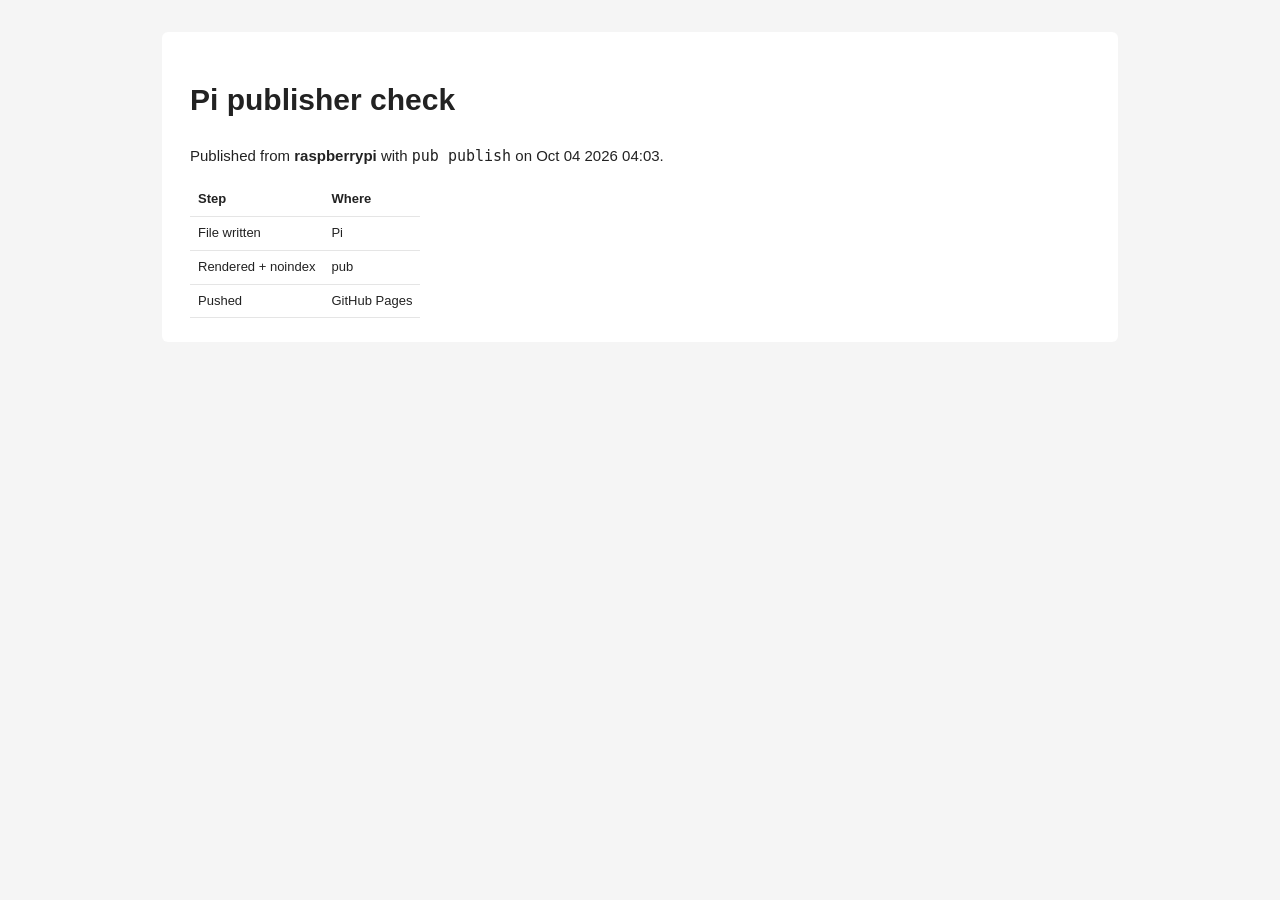
<file: p/pzc8qu/index.html>
<!doctype html>
<html lang="en">
<head>
<meta charset="utf-8">
<meta name="viewport" content="width=device-width, initial-scale=1">
<meta name="robots" content="noindex, nofollow">
<title>Pi publisher check</title>
<style>
  :root { color-scheme: light dark; --bg:#f5f5f5; --card:#fff; --ink:#222; --line:#e5e5e5; --code:#f3f3f3; }
  @media (prefers-color-scheme: dark) { :root { --bg:#111; --card:#1b1b1b; --ink:#ddd; --line:#333; --code:#222; } }
  body { margin:0; background:var(--bg); color:var(--ink); font:15px/1.6 -apple-system,BlinkMacSystemFont,'Segoe UI',Roboto,Arial,sans-serif; }
  main { max-width:900px; margin:32px auto; padding:24px 28px; background:var(--card); border-radius:6px; }
  img, embed, iframe, video { max-width:100%; }
  figure { margin:0 0 24px; } figcaption { font-size:12px; opacity:.7; }
  table { border-collapse:collapse; width:100%; font-size:13px; display:block; overflow-x:auto; }
  td, th { text-align:left; padding:6px 8px; border-bottom:1px solid var(--line); }
  pre { white-space:pre-wrap; background:var(--code); padding:12px; border-radius:4px; overflow-x:auto; }
  a { color:#1a6fb5; }
  @media (max-width:600px) { main { margin:0; border-radius:0; padding:16px; } }
</style>
</head>
<body>
<main>
<h1>Pi publisher check</h1>
<p>Published from <strong>raspberrypi</strong> with <code>pub publish</code> on Oct 04 2026 04:03.</p>
<table>
<thead>
<tr>
<th>Step</th>
<th>Where</th>
</tr>
</thead>
<tbody>
<tr>
<td>File written</td>
<td>Pi</td>
</tr>
<tr>
<td>Rendered + noindex</td>
<td>pub</td>
</tr>
<tr>
<td>Pushed</td>
<td>GitHub Pages</td>
</tr>
</tbody>
</table>
</main>
</body>
</html>
</file>
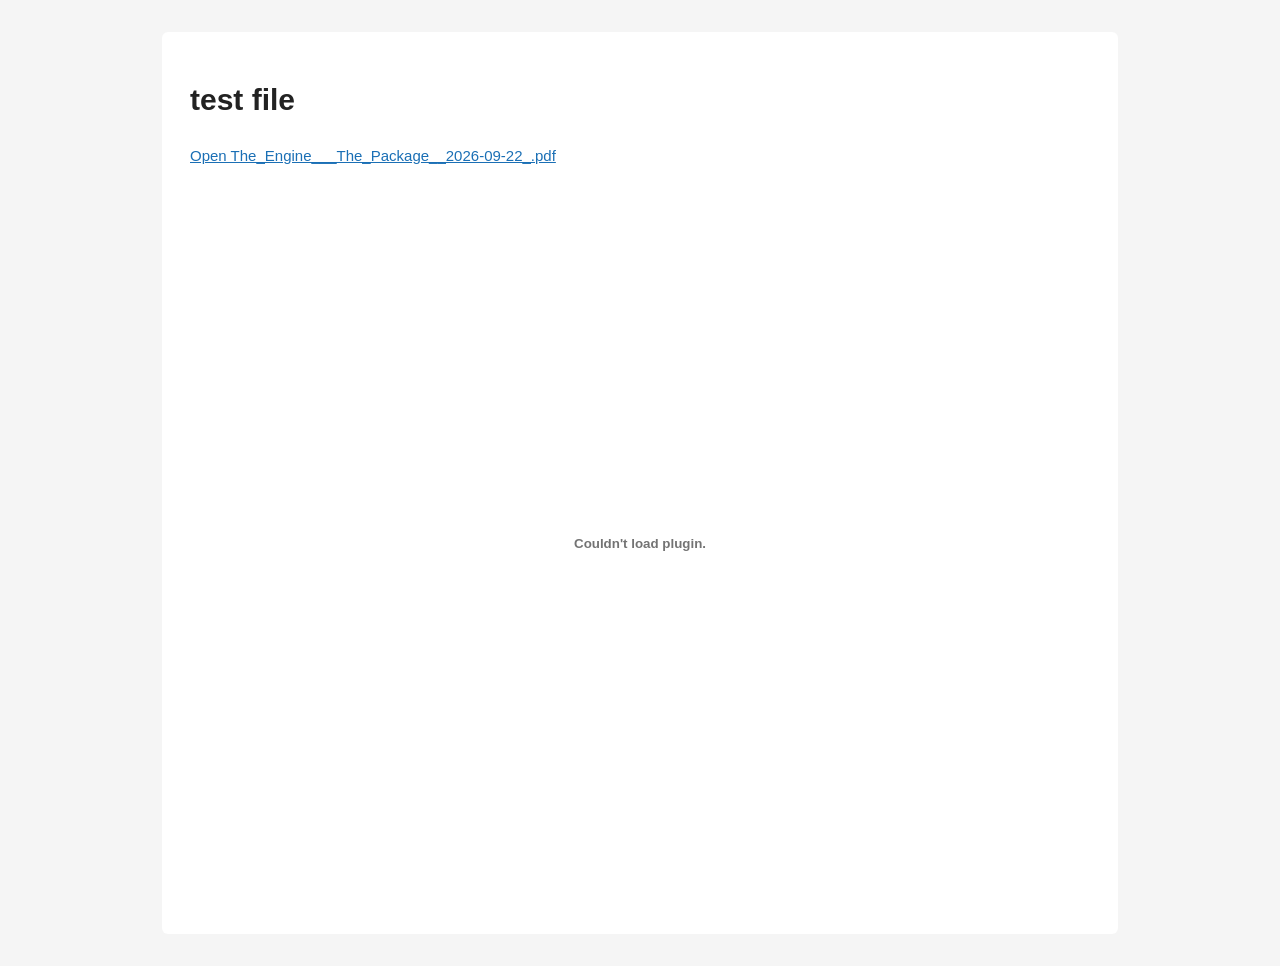
<file: p/xyh3kt/index.html>
<!doctype html>
<html lang="en">
<head>
<meta charset="utf-8">
<meta name="viewport" content="width=device-width, initial-scale=1">
<meta name="robots" content="noindex, nofollow">
<title>test file</title>
<style>
  :root { color-scheme: light dark; --bg:#f5f5f5; --card:#fff; --ink:#222; --line:#e5e5e5; --code:#f3f3f3; }
  @media (prefers-color-scheme: dark) { :root { --bg:#111; --card:#1b1b1b; --ink:#ddd; --line:#333; --code:#222; } }
  body { margin:0; background:var(--bg); color:var(--ink); font:15px/1.6 -apple-system,BlinkMacSystemFont,'Segoe UI',Roboto,Arial,sans-serif; }
  main { max-width:900px; margin:32px auto; padding:24px 28px; background:var(--card); border-radius:6px; }
  img, embed, iframe, video { max-width:100%; }
  figure { margin:0 0 24px; } figcaption { font-size:12px; opacity:.7; }
  table { border-collapse:collapse; width:100%; font-size:13px; display:block; overflow-x:auto; }
  td, th { text-align:left; padding:6px 8px; border-bottom:1px solid var(--line); }
  pre { white-space:pre-wrap; background:var(--code); padding:12px; border-radius:4px; overflow-x:auto; }
  a { color:#1a6fb5; }
  @media (max-width:600px) { main { margin:0; border-radius:0; padding:16px; } }
</style>
</head>
<body>
<main>
<h1>test file</h1>
<p><a href="The_Engine___The_Package__2026-09-22_.pdf">Open The_Engine___The_Package__2026-09-22_.pdf</a></p><embed src="The_Engine___The_Package__2026-09-22_.pdf" type="application/pdf" style="width:100%;height:80vh">
</main>
</body>
</html>
</file>
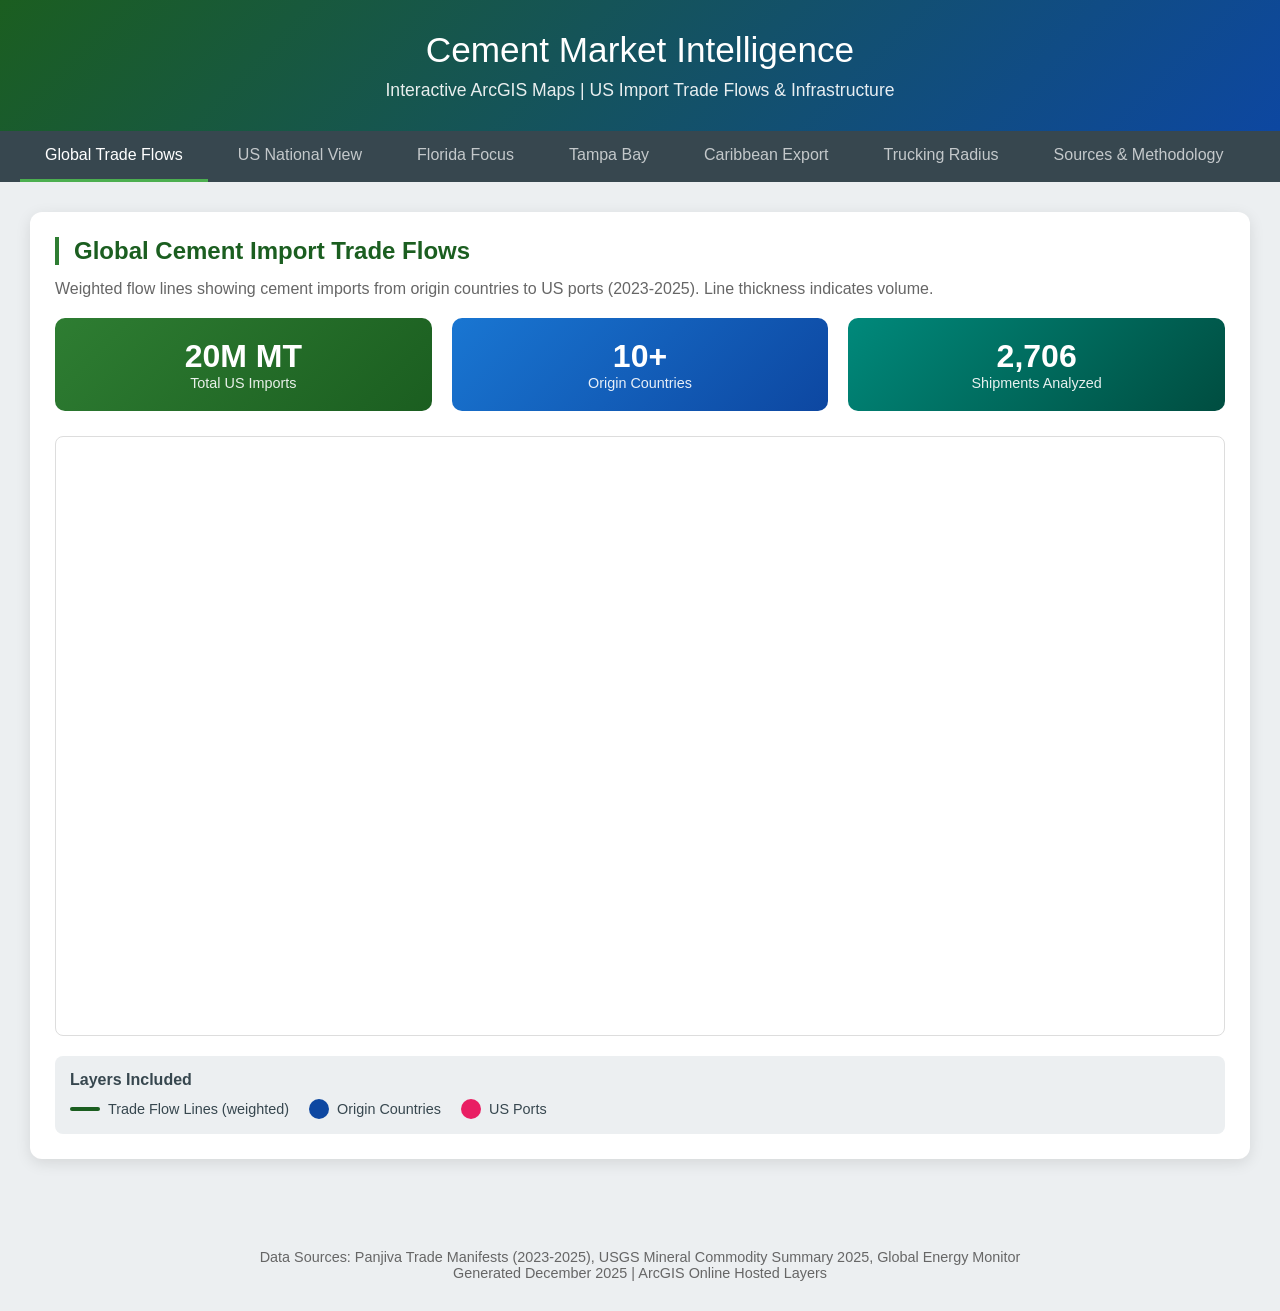
<file: tampa_cement/CEMENT_MARKET_ARCGIS_EMBED.html>
<!DOCTYPE html>
<html lang="en">
<head>
    <meta charset="UTF-8">
    <meta name="viewport" content="width=device-width, initial-scale=1.0">
    <title>Cement Market Intelligence | Interactive Maps</title>
    <link rel="stylesheet" href="https://js.arcgis.com/4.28/esri/themes/light/main.css">
    <script src="https://js.arcgis.com/4.28/"></script>
    <style>
        :root {
            --primary-dark: #1B5E20;
            --primary: #2E7D32;
            --primary-light: #4CAF50;
            --secondary-dark: #0D47A1;
            --secondary: #1976D2;
            --neutral-dark: #37474F;
            --neutral-light: #ECEFF1;
        }
        * { margin: 0; padding: 0; box-sizing: border-box; }
        body {
            font-family: 'Segoe UI', Tahoma, sans-serif;
            background: var(--neutral-light);
            color: var(--neutral-dark);
        }
        .header {
            background: linear-gradient(135deg, var(--primary-dark) 0%, var(--secondary-dark) 100%);
            color: white;
            padding: 30px 40px;
            text-align: center;
        }
        .header h1 {
            font-size: 2.2rem;
            font-weight: 300;
            margin-bottom: 10px;
        }
        .header .subtitle {
            opacity: 0.9;
            font-size: 1.1rem;
        }
        .nav-tabs {
            background: var(--neutral-dark);
            padding: 0 20px;
            display: flex;
            gap: 5px;
            overflow-x: auto;
        }
        .nav-tab {
            padding: 15px 25px;
            color: white;
            text-decoration: none;
            opacity: 0.7;
            border-bottom: 3px solid transparent;
            white-space: nowrap;
            transition: all 0.3s;
        }
        .nav-tab:hover, .nav-tab.active {
            opacity: 1;
            border-bottom-color: var(--primary-light);
        }
        .container {
            max-width: 1800px;
            margin: 0 auto;
            padding: 30px;
        }
        .map-section {
            background: white;
            border-radius: 12px;
            padding: 25px;
            margin-bottom: 30px;
            box-shadow: 0 4px 15px rgba(0,0,0,0.1);
            display: none;
        }
        .map-section.active { display: block; }
        .map-section h2 {
            color: var(--primary-dark);
            margin-bottom: 15px;
            font-size: 1.5rem;
            border-left: 4px solid var(--primary);
            padding-left: 15px;
        }
        .map-section p {
            color: #666;
            margin-bottom: 20px;
        }
        .map-container {
            height: 600px;
            border-radius: 8px;
            overflow: hidden;
            border: 1px solid #ddd;
        }
        .layer-legend {
            margin-top: 20px;
            padding: 15px;
            background: var(--neutral-light);
            border-radius: 8px;
        }
        .layer-legend h4 {
            margin-bottom: 10px;
            color: var(--neutral-dark);
        }
        .legend-items {
            display: flex;
            flex-wrap: wrap;
            gap: 20px;
        }
        .legend-item {
            display: flex;
            align-items: center;
            gap: 8px;
            font-size: 0.9rem;
        }
        .legend-symbol {
            width: 20px;
            height: 20px;
            border-radius: 50%;
        }
        .legend-line {
            width: 30px;
            height: 4px;
            border-radius: 2px;
        }
        .stats-row {
            display: grid;
            grid-template-columns: repeat(auto-fit, minmax(200px, 1fr));
            gap: 20px;
            margin-bottom: 25px;
        }
        .stat-card {
            background: linear-gradient(135deg, var(--primary) 0%, var(--primary-dark) 100%);
            color: white;
            padding: 20px;
            border-radius: 10px;
            text-align: center;
        }
        .stat-card .value {
            font-size: 2rem;
            font-weight: 700;
        }
        .stat-card .label {
            font-size: 0.9rem;
            opacity: 0.9;
        }
        .footer {
            text-align: center;
            padding: 30px;
            color: #666;
            font-size: 0.9rem;
        }
    </style>
</head>
<body>
    <div class="header">
        <h1>Cement Market Intelligence</h1>
        <div class="subtitle">Interactive ArcGIS Maps | US Import Trade Flows & Infrastructure</div>
    </div>

    <nav class="nav-tabs">
        <a href="#" class="nav-tab active" data-tab="global">Global Trade Flows</a>
        <a href="#" class="nav-tab" data-tab="national">US National View</a>
        <a href="#" class="nav-tab" data-tab="florida">Florida Focus</a>
        <a href="#" class="nav-tab" data-tab="tampa">Tampa Bay</a>
        <a href="#" class="nav-tab" data-tab="caribbean">Caribbean Export</a>
        <a href="#" class="nav-tab" data-tab="trucking">Trucking Radius</a>
        <a href="#" class="nav-tab" data-tab="sources">Sources & Methodology</a>
    </nav>

    <div class="container">
        <!-- Global Trade Flows -->
        <section class="map-section active" id="global">
            <h2>Global Cement Import Trade Flows</h2>
            <p>Weighted flow lines showing cement imports from origin countries to US ports (2023-2025). Line thickness indicates volume.</p>
            <div class="stats-row">
                <div class="stat-card">
                    <div class="value">20M MT</div>
                    <div class="label">Total US Imports</div>
                </div>
                <div class="stat-card" style="background: linear-gradient(135deg, var(--secondary) 0%, var(--secondary-dark) 100%);">
                    <div class="value">10+</div>
                    <div class="label">Origin Countries</div>
                </div>
                <div class="stat-card" style="background: linear-gradient(135deg, #00897B 0%, #004D40 100%);">
                    <div class="value">2,706</div>
                    <div class="label">Shipments Analyzed</div>
                </div>
            </div>
            <div class="map-container" id="globalMap"></div>
            <div class="layer-legend">
                <h4>Layers Included</h4>
                <div class="legend-items">
                    <div class="legend-item"><div class="legend-line" style="background: #1B5E20;"></div> Trade Flow Lines (weighted)</div>
                    <div class="legend-item"><div class="legend-symbol" style="background: #0D47A1;"></div> Origin Countries</div>
                    <div class="legend-item"><div class="legend-symbol" style="background: #E91E63;"></div> US Ports</div>
                </div>
            </div>
        </section>

        <!-- US National View -->
        <section class="map-section" id="national">
            <h2>US National Cement Infrastructure</h2>
            <p>All major cement plants and import terminals across the United States with production capacity data.</p>
            <div class="stats-row">
                <div class="stat-card">
                    <div class="value">99</div>
                    <div class="label">Cement Plants</div>
                </div>
                <div class="stat-card" style="background: linear-gradient(135deg, var(--secondary) 0%, var(--secondary-dark) 100%);">
                    <div class="value">98M MT</div>
                    <div class="label">Domestic Production</div>
                </div>
                <div class="stat-card" style="background: linear-gradient(135deg, #00897B 0%, #004D40 100%);">
                    <div class="value">17</div>
                    <div class="label">Major Import Ports</div>
                </div>
            </div>
            <div class="map-container" id="nationalMap"></div>
            <div class="layer-legend">
                <h4>Layers Included</h4>
                <div class="legend-items">
                    <div class="legend-item"><div class="legend-symbol" style="background: #1976D2;"></div> US Cement Plants</div>
                    <div class="legend-item"><div class="legend-symbol" style="background: #E91E63;"></div> Import Ports</div>
                    <div class="legend-item"><div class="legend-symbol" style="background: #FFC107; opacity: 0.5;"></div> State Production</div>
                </div>
            </div>
        </section>

        <!-- Florida Focus -->
        <section class="map-section" id="florida">
            <h2>Florida Cement Market</h2>
            <p>Florida cement plants, import terminals, ready-mix customers, and county-level demand indicators.</p>
            <div class="stats-row">
                <div class="stat-card">
                    <div class="value">7</div>
                    <div class="label">Cement Plants</div>
                </div>
                <div class="stat-card" style="background: linear-gradient(135deg, var(--secondary) 0%, var(--secondary-dark) 100%);">
                    <div class="value">894</div>
                    <div class="label">Ready-Mix Plants</div>
                </div>
                <div class="stat-card" style="background: linear-gradient(135deg, #00897B 0%, #004D40 100%);">
                    <div class="value">9M MT</div>
                    <div class="label">FL Imports</div>
                </div>
            </div>
            <div class="map-container" id="floridaMap"></div>
            <div class="layer-legend">
                <h4>Layers Included</h4>
                <div class="legend-items">
                    <div class="legend-item"><div class="legend-symbol" style="background: #1B5E20;"></div> Cement Plants</div>
                    <div class="legend-item"><div class="legend-symbol" style="background: #E91E63;"></div> Import Terminals</div>
                    <div class="legend-item"><div class="legend-symbol" style="background: #2196F3;"></div> Ready-Mix Plants (894)</div>
                    <div class="legend-item"><div class="legend-symbol" style="background: #4CAF50; opacity: 0.6;"></div> County Demand</div>
                </div>
            </div>
        </section>

        <!-- Tampa Bay -->
        <section class="map-section" id="tampa">
            <h2>Tampa Bay Region</h2>
            <p>Tampa Bay cement infrastructure, import terminals, and surrounding county demand.</p>
            <div class="stats-row">
                <div class="stat-card">
                    <div class="value">6.8M MT</div>
                    <div class="label">Tampa Imports</div>
                </div>
                <div class="stat-card" style="background: linear-gradient(135deg, var(--secondary) 0%, var(--secondary-dark) 100%);">
                    <div class="value">75%</div>
                    <div class="label">FL Import Share</div>
                </div>
                <div class="stat-card" style="background: linear-gradient(135deg, #FF9800 0%, #E65100 100%);">
                    <div class="value">NEW</div>
                    <div class="label">Port Redwing Terminal</div>
                </div>
            </div>
            <div class="map-container" id="tampaMap"></div>
            <div class="layer-legend">
                <h4>Layers Included</h4>
                <div class="legend-items">
                    <div class="legend-item"><div class="legend-symbol" style="background: #1B5E20;"></div> Cement Plants</div>
                    <div class="legend-item"><div class="legend-symbol" style="background: #E91E63;"></div> Import Terminals</div>
                    <div class="legend-item"><div class="legend-symbol" style="background: #2196F3;"></div> Ready-Mix Customers</div>
                    <div class="legend-item"><div class="legend-symbol" style="background: #FF9800;"></div> Port Redwing (New)</div>
                </div>
            </div>
        </section>

        <!-- Caribbean Export -->
        <section class="map-section" id="caribbean">
            <h2>Caribbean Export Markets</h2>
            <p>Caribbean and Central American markets with export opportunity scores and import dependency.</p>
            <div class="stats-row">
                <div class="stat-card">
                    <div class="value">68.8%</div>
                    <div class="label">US Exports to Caribbean/LatAm</div>
                </div>
                <div class="stat-card" style="background: linear-gradient(135deg, var(--secondary) 0%, var(--secondary-dark) 100%);">
                    <div class="value">19</div>
                    <div class="label">Target Markets</div>
                </div>
                <div class="stat-card" style="background: linear-gradient(135deg, #00897B 0%, #004D40 100%);">
                    <div class="value">95%</div>
                    <div class="label">Avg Import Dependency</div>
                </div>
            </div>
            <div class="map-container" id="caribbeanMap"></div>
            <div class="layer-legend">
                <h4>Layers Included</h4>
                <div class="legend-items">
                    <div class="legend-item"><div class="legend-symbol" style="background: #4CAF50;"></div> High Opportunity</div>
                    <div class="legend-item"><div class="legend-symbol" style="background: #FFC107;"></div> Medium Opportunity</div>
                    <div class="legend-item"><div class="legend-line" style="background: #2E7D32;"></div> Export Routes</div>
                </div>
            </div>
        </section>

        <!-- Trucking Radius -->
        <section class="map-section" id="trucking">
            <h2>Port Redwing Trucking Service Areas</h2>
            <p>Drive time radius zones from Port Redwing terminal showing market reach and potential ready-mix customers.</p>
            <div class="stats-row">
                <div class="stat-card" style="background: linear-gradient(135deg, #1B5E20 0%, #0D47A1 100%);">
                    <div class="value">1 Hour</div>
                    <div class="label">55 mi - Tampa Bay Metro</div>
                </div>
                <div class="stat-card" style="background: linear-gradient(135deg, #2E7D32 0%, #1565C0 100%);">
                    <div class="value">3 Hours</div>
                    <div class="label">165 mi - Central/SW FL</div>
                </div>
                <div class="stat-card" style="background: linear-gradient(135deg, #4CAF50 0%, #42A5F5 100%);">
                    <div class="value">5 Hours</div>
                    <div class="label">275 mi - All FL + Adjacent</div>
                </div>
                <div class="stat-card" style="background: linear-gradient(135deg, #2196F3 0%, #0D47A1 100%);">
                    <div class="value">1,694</div>
                    <div class="label">Ready-Mix Customers</div>
                </div>
            </div>
            <div class="map-container" id="truckingMap"></div>
            <div class="layer-legend">
                <h4>Service Zones & Customers</h4>
                <div class="legend-items">
                    <div class="legend-item"><div class="legend-symbol" style="background: #4CAF50;"></div> 1-Hour Zone</div>
                    <div class="legend-item"><div class="legend-symbol" style="background: #81C784;"></div> 3-Hour Zone</div>
                    <div class="legend-item"><div class="legend-symbol" style="background: #C8E6C9;"></div> 5-Hour Zone</div>
                    <div class="legend-item"><div class="legend-symbol" style="background: #FF5722;"></div> Port Redwing</div>
                    <div class="legend-item"><div class="legend-symbol" style="background: #2196F3;"></div> FL Ready-Mix (894)</div>
                    <div class="legend-item"><div class="legend-symbol" style="background: #9C27B0;"></div> Gulf Coast Ready-Mix (800)</div>
                </div>
            </div>
        </section>

        <!-- Sources & Methodology -->
        <section class="map-section" id="sources">
            <h2>Sources & Methodology</h2>
            <p>Data sources, analytical methodology, and assumptions used in this market intelligence report.</p>

            <div style="display: grid; grid-template-columns: repeat(auto-fit, minmax(400px, 1fr)); gap: 25px;">
                <!-- Primary Data Sources -->
                <div style="background: #f8f9fa; padding: 20px; border-radius: 10px; border-left: 4px solid var(--primary);">
                    <h3 style="color: var(--primary-dark); margin-bottom: 15px;">Primary Data Sources</h3>
                    <table style="width: 100%; font-size: 0.9rem; border-collapse: collapse;">
                        <tr style="border-bottom: 1px solid #ddd;">
                            <td style="padding: 8px 0; font-weight: 600;">USGS Mineral Commodity Summaries 2025</td>
                            <td style="padding: 8px 0; color: #666;">Production, consumption, trade</td>
                        </tr>
                        <tr style="border-bottom: 1px solid #ddd;">
                            <td style="padding: 8px 0; font-weight: 600;">Global Energy Monitor - Cement Tracker</td>
                            <td style="padding: 8px 0; color: #666;">Plant locations, capacities (July 2025)</td>
                        </tr>
                        <tr style="border-bottom: 1px solid #ddd;">
                            <td style="padding: 8px 0; font-weight: 600;">Panjiva Trade Intelligence</td>
                            <td style="padding: 8px 0; color: #666;">2,706 import manifests (2023-2025)</td>
                        </tr>
                        <tr style="border-bottom: 1px solid #ddd;">
                            <td style="padding: 8px 0; font-weight: 600;">Clarksons Shipping Intelligence</td>
                            <td style="padding: 8px 0; color: #666;">Freight rates (Dec 16, 2025)</td>
                        </tr>
                        <tr style="border-bottom: 1px solid #ddd;">
                            <td style="padding: 8px 0; font-weight: 600;">US Census Bureau</td>
                            <td style="padding: 8px 0; color: #666;">Trade statistics, demographics</td>
                        </tr>
                        <tr style="border-bottom: 1px solid #ddd;">
                            <td style="padding: 8px 0; font-weight: 600;">USACE Navigation Data Center</td>
                            <td style="padding: 8px 0; color: #666;">Waterborne commerce (2023)</td>
                        </tr>
                        <tr>
                            <td style="padding: 8px 0; font-weight: 600;">EPA ECHO Database</td>
                            <td style="padding: 8px 0; color: #666;">Ready-mix facilities (NAICS 327320)</td>
                        </tr>
                    </table>
                </div>

                <!-- Methodology -->
                <div style="background: #f8f9fa; padding: 20px; border-radius: 10px; border-left: 4px solid var(--secondary);">
                    <h3 style="color: var(--secondary-dark); margin-bottom: 15px;">Methodology</h3>
                    <div style="font-size: 0.9rem;">
                        <p style="margin-bottom: 12px;"><strong>Trade Flow Analysis:</strong> Aggregated 2,706 import manifests by consignee, shipper, port, and origin country. Weighted flows by MT volume.</p>
                        <p style="margin-bottom: 12px;"><strong>Market Sizing:</strong> Florida capacity from GEM database + import volumes from Panjiva. Demand = production + imports - exports.</p>
                        <p style="margin-bottom: 12px;"><strong>Trucking Radius:</strong> Calculated from Port Redwing (27.8456°N, 82.3789°W) at 50-55 mph average speed.</p>
                        <p style="margin-bottom: 0;"><strong>Freight Rates:</strong> Spot rates from Clarksons daily reports; route estimates by vessel class and distance.</p>
                    </div>
                </div>

                <!-- Data Limitations -->
                <div style="background: #fff3e0; padding: 20px; border-radius: 10px; border-left: 4px solid #FF9800;">
                    <h3 style="color: #E65100; margin-bottom: 15px;">Data Limitations</h3>
                    <ul style="font-size: 0.9rem; padding-left: 20px; margin: 0;">
                        <li style="margin-bottom: 8px;">White cement volumes not separately reported in most sources</li>
                        <li style="margin-bottom: 8px;">Terminal capacities not publicly disclosed by all operators</li>
                        <li style="margin-bottom: 8px;">Market share by company estimated from import/production data</li>
                        <li style="margin-bottom: 8px;">Customer volumes are proprietary; ranges estimated</li>
                        <li style="margin-bottom: 0;">Trucking zones are approximate; actual times vary by route</li>
                    </ul>
                </div>

                <!-- Key Assumptions -->
                <div style="background: #e8f5e9; padding: 20px; border-radius: 10px; border-left: 4px solid var(--primary);">
                    <h3 style="color: var(--primary-dark); margin-bottom: 15px;">Key Assumptions</h3>
                    <ul style="font-size: 0.9rem; padding-left: 20px; margin: 0;">
                        <li style="margin-bottom: 8px;">Import price decline (6.4% YoY) continues into 2025</li>
                        <li style="margin-bottom: 8px;">Tariff rates based on current HTS codes</li>
                        <li style="margin-bottom: 8px;">72% capacity utilization (industry average)</li>
                        <li style="margin-bottom: 8px;">70-75% of cement goes to ready-mix segment</li>
                        <li style="margin-bottom: 0;">White cement priced at 2-3x gray cement</li>
                    </ul>
                </div>
            </div>

            <!-- GeoJSON Layers Table -->
            <div style="margin-top: 30px; background: white; padding: 20px; border-radius: 10px; border: 1px solid #ddd;">
                <h3 style="color: var(--neutral-dark); margin-bottom: 15px;">ArcGIS Online Layer Catalog</h3>
                <table style="width: 100%; font-size: 0.85rem; border-collapse: collapse;">
                    <thead>
                        <tr style="background: var(--neutral-light);">
                            <th style="padding: 10px; text-align: left; border-bottom: 2px solid #ddd;">Layer Name</th>
                            <th style="padding: 10px; text-align: left; border-bottom: 2px solid #ddd;">Features</th>
                            <th style="padding: 10px; text-align: left; border-bottom: 2px solid #ddd;">Item ID</th>
                            <th style="padding: 10px; text-align: left; border-bottom: 2px solid #ddd;">Source</th>
                        </tr>
                    </thead>
                    <tbody>
                        <tr style="border-bottom: 1px solid #eee;">
                            <td style="padding: 8px;">global_trade_flows_detailed</td>
                            <td style="padding: 8px;">24 flow lines</td>
                            <td style="padding: 8px; font-family: monospace; font-size: 0.8rem;">b7a606c95f4e452083ebe61cc1aa560a</td>
                            <td style="padding: 8px;">Panjiva aggregation</td>
                        </tr>
                        <tr style="border-bottom: 1px solid #eee;">
                            <td style="padding: 8px;">global_cement_producers</td>
                            <td style="padding: 8px;">21 countries</td>
                            <td style="padding: 8px; font-family: monospace; font-size: 0.8rem;">27c51725ba3145daa40195b4e9dfc12b</td>
                            <td style="padding: 8px;">GEM Tracker</td>
                        </tr>
                        <tr style="border-bottom: 1px solid #eee;">
                            <td style="padding: 8px;">us_cement_plants_national</td>
                            <td style="padding: 8px;">99 plants</td>
                            <td style="padding: 8px; font-family: monospace; font-size: 0.8rem;">747aaef2f7d94b1490b53f5af009a124</td>
                            <td style="padding: 8px;">GEM Tracker</td>
                        </tr>
                        <tr style="border-bottom: 1px solid #eee;">
                            <td style="padding: 8px;">us_ports_cement_imports</td>
                            <td style="padding: 8px;">17 ports</td>
                            <td style="padding: 8px; font-family: monospace; font-size: 0.8rem;">ddb3a31d206e4df38243097848b8f062</td>
                            <td style="padding: 8px;">Panjiva/USACE</td>
                        </tr>
                        <tr style="border-bottom: 1px solid #eee;">
                            <td style="padding: 8px;">cement_plants_florida_gulf</td>
                            <td style="padding: 8px;">7 plants</td>
                            <td style="padding: 8px; font-family: monospace; font-size: 0.8rem;">3f3ef46aefe5477aa130d4545f4a5316</td>
                            <td style="padding: 8px;">GEM Tracker</td>
                        </tr>
                        <tr style="border-bottom: 1px solid #eee;">
                            <td style="padding: 8px;">import_terminals_florida</td>
                            <td style="padding: 8px;">6 terminals</td>
                            <td style="padding: 8px; font-family: monospace; font-size: 0.8rem;">e99c0f3a723e4801a82777da2a8ed63f</td>
                            <td style="padding: 8px;">Panjiva/Ports</td>
                        </tr>
                        <tr style="border-bottom: 1px solid #eee;">
                            <td style="padding: 8px;">florida_counties_demand</td>
                            <td style="padding: 8px;">67 counties</td>
                            <td style="padding: 8px; font-family: monospace; font-size: 0.8rem;">97716968517a4cc0a74b1df20209b8a6</td>
                            <td style="padding: 8px;">US Census</td>
                        </tr>
                        <tr style="border-bottom: 1px solid #eee;">
                            <td style="padding: 8px;">caribbean_markets</td>
                            <td style="padding: 8px;">19 markets</td>
                            <td style="padding: 8px; font-family: monospace; font-size: 0.8rem;">ba30152c4156465e84330df9182ed39d</td>
                            <td style="padding: 8px;">Research</td>
                        </tr>
                        <tr style="border-bottom: 1px solid #eee;">
                            <td style="padding: 8px;">shipping_routes</td>
                            <td style="padding: 8px;">Export routes</td>
                            <td style="padding: 8px; font-family: monospace; font-size: 0.8rem;">c0db62b743824e8eb0b68e52e5bbb882</td>
                            <td style="padding: 8px;">Calculated</td>
                        </tr>
                        <tr style="border-bottom: 1px solid #eee;">
                            <td style="padding: 8px;">port_redwing_trucking_radius</td>
                            <td style="padding: 8px;">3 zones + origin</td>
                            <td style="padding: 8px; font-family: monospace; font-size: 0.8rem;">03385e6b65524da2a0826f0534193f0d</td>
                            <td style="padding: 8px;">Calculated</td>
                        </tr>
                        <tr style="border-bottom: 1px solid #eee; background: #e3f2fd;">
                            <td style="padding: 8px;"><strong>florida_readymix_plants</strong></td>
                            <td style="padding: 8px;"><strong>894 plants</strong></td>
                            <td style="padding: 8px; font-family: monospace; font-size: 0.8rem;">e8f87ec92b8044dd94104bf7f1b7faf4</td>
                            <td style="padding: 8px;">EPA ECHO (NAICS 327320)</td>
                        </tr>
                        <tr style="background: #e3f2fd;">
                            <td style="padding: 8px;"><strong>gulf_coast_readymix_plants</strong></td>
                            <td style="padding: 8px;"><strong>1,694 plants</strong></td>
                            <td style="padding: 8px; font-family: monospace; font-size: 0.8rem;">704a24cdd7954790bfd696a21adec0eb</td>
                            <td style="padding: 8px;">EPA ECHO (FL,GA,AL,MS,LA,SC)</td>
                        </tr>
                    </tbody>
                </table>
            </div>

            <!-- Coordinate Reference System -->
            <div style="margin-top: 20px; padding: 15px; background: var(--neutral-light); border-radius: 8px; font-size: 0.9rem;">
                <strong>Coordinate Reference System:</strong> All layers use WGS84 (EPSG:4326) |
                <strong>Report Date:</strong> December 16, 2025 |
                <strong>Prepared For:</strong> SESCO Cement Corp
            </div>
        </section>
    </div>

    <div class="footer">
        <p>Data Sources: Panjiva Trade Manifests (2023-2025), USGS Mineral Commodity Summary 2025, Global Energy Monitor</p>
        <p>Generated December 2025 | ArcGIS Online Hosted Layers</p>
    </div>

    <script>
        // Tab navigation
        document.querySelectorAll('.nav-tab').forEach(tab => {
            tab.addEventListener('click', (e) => {
                e.preventDefault();
                document.querySelectorAll('.nav-tab').forEach(t => t.classList.remove('active'));
                document.querySelectorAll('.map-section').forEach(s => s.classList.remove('active'));
                tab.classList.add('active');
                document.getElementById(tab.dataset.tab).classList.add('active');
            });
        });

        // ArcGIS Layer IDs
        const layerIds = {
            // New Infrastructure Layers (Dec 2025)
            northAmericanCementPlants: '353a095f807d475e8a415c9d21e0be4f',
            usCementImportPortsWeighted: '1ee57142d20a4779a58e3abffe3d1c6e',
            classIRailNetwork: 'cab0b48ec7224fd6b1e186db7f1de695',
            usMarineHighways: '3f760be450b246e99dc1718e8d9284f0',
            // Ready-Mix Customer Layers (Dec 2025)
            floridaReadyMixPlants: 'e8f87ec92b8044dd94104bf7f1b7faf4',
            gulfCoastReadyMixPlants: '704a24cdd7954790bfd696a21adec0eb',
            // Original Layers
            globalTradeFlows: 'b7a606c95f4e452083ebe61cc1aa560a',
            globalProducers: '27c51725ba3145daa40195b4e9dfc12b',
            tradeFlowsWeighted: '9c7534e2091d46f391b35582c47bb922',
            cementPlantsFL: '3f3ef46aefe5477aa130d4545f4a5316',
            usPortsCement: 'ddb3a31d206e4df38243097848b8f062',
            usCementPlantsNational: '747aaef2f7d94b1490b53f5af009a124',
            floridaCountiesDemand: '97716968517a4cc0a74b1df20209b8a6',
            usStatesCement: 'bb93c17c60174b068df3707e432a290a',
            importOrigins: 'cf36e49a685e4052a22f6ebf44f31d75',
            shippingRoutes: 'c0db62b743824e8eb0b68e52e5bbb882',
            caribbeanMarkets: 'ba30152c4156465e84330df9182ed39d',
            importTerminalsFL: 'e99c0f3a723e4801a82777da2a8ed63f',
            truckingRadius: '03385e6b65524da2a0826f0534193f0d'
        };

        require([
            "esri/Map",
            "esri/views/MapView",
            "esri/layers/GeoJSONLayer",
            "esri/widgets/Legend",
            "esri/widgets/LayerList"
        ], function(Map, MapView, GeoJSONLayer, Legend, LayerList) {

            // Helper to create GeoJSON layer from ArcGIS item
            function createLayer(itemId, renderer, popupTemplate) {
                const url = `https://www.arcgis.com/sharing/rest/content/items/${itemId}/data`;
                return new GeoJSONLayer({
                    url: url,
                    renderer: renderer,
                    popupTemplate: popupTemplate
                });
            }

            // === GLOBAL MAP ===
            const globalMap = new Map({ basemap: "gray-vector" });
            const globalView = new MapView({
                container: "globalMap",
                map: globalMap,
                center: [-40, 30],
                zoom: 2
            });

            // Trade flows layer
            const tradeFlowsLayer = createLayer(layerIds.globalTradeFlows, {
                type: "simple",
                symbol: {
                    type: "simple-line",
                    color: [30, 136, 229, 0.8],
                    width: 3
                }
            }, {
                title: "{origin} to {destination}",
                content: "Volume: {volume_label}<br>Tariff: {tariff}"
            });

            // Producers layer
            const producersLayer = createLayer(layerIds.globalProducers, {
                type: "simple",
                symbol: {
                    type: "simple-marker",
                    color: [13, 71, 161, 0.8],
                    size: 12,
                    outline: { color: "white", width: 2 }
                }
            }, {
                title: "{country}",
                content: "Production: {production_mt} MT/yr<br>Global Share: {pct_global}%"
            });

            globalMap.addMany([tradeFlowsLayer, producersLayer]);

            // === NATIONAL MAP ===
            const nationalMap = new Map({ basemap: "gray-vector" });
            const nationalView = new MapView({
                container: "nationalMap",
                map: nationalMap,
                center: [-98, 39],
                zoom: 4
            });

            const nationalPlantsLayer = createLayer(layerIds.usCementPlantsNational, {
                type: "simple",
                symbol: {
                    type: "simple-marker",
                    color: [25, 118, 210],
                    size: 10,
                    outline: { color: "white", width: 1.5 }
                }
            }, {
                title: "{name}",
                content: "Owner: {owner}<br>Capacity: {capacity_mt} MT/yr<br>State: {state}"
            });

            const portsLayer = createLayer(layerIds.usPortsCement, {
                type: "simple",
                symbol: {
                    type: "simple-marker",
                    color: [233, 30, 99],
                    size: 12,
                    outline: { color: "white", width: 2 }
                }
            }, {
                title: "{name}",
                content: "Volume: {volume_label}<br>Rank: #{rank}<br>US Share: {pct_us}%"
            });

            nationalMap.addMany([nationalPlantsLayer, portsLayer]);

            // === FLORIDA MAP ===
            const floridaMap = new Map({ basemap: "gray-vector" });
            const floridaView = new MapView({
                container: "floridaMap",
                map: floridaMap,
                center: [-82, 28],
                zoom: 6
            });

            const flPlantsLayer = createLayer(layerIds.cementPlantsFL, {
                type: "simple",
                symbol: {
                    type: "simple-marker",
                    color: [27, 94, 32],
                    size: 14,
                    outline: { color: "white", width: 2 }
                }
            }, {
                title: "{name}",
                content: "Owner: {owner}<br>Capacity: {capacity_mt} MT/yr"
            });

            const flTerminalsLayer = createLayer(layerIds.importTerminalsFL, {
                type: "simple",
                symbol: {
                    type: "simple-marker",
                    color: [233, 30, 99],
                    size: 12,
                    outline: { color: "white", width: 2 }
                }
            }, {
                title: "{name}",
                content: "Volume: {volume_label}<br>Capacity: {capacity_label}"
            });

            const flCountiesLayer = createLayer(layerIds.floridaCountiesDemand, {
                type: "simple",
                symbol: {
                    type: "simple-marker",
                    color: [76, 175, 80, 0.6],
                    size: 20,
                    outline: { color: [76, 175, 80], width: 1 }
                }
            }, {
                title: "{county} County",
                content: "Demand Index: {cement_demand_index}<br>Building Permits: {building_permits_2024}<br>Growth: {pop_growth_pct}%"
            });

            // Ready-mix plants layer for Florida
            const flReadyMixLayer = createLayer(layerIds.floridaReadyMixPlants, {
                type: "simple",
                symbol: {
                    type: "simple-marker",
                    color: [33, 150, 243, 0.7],
                    size: 6,
                    outline: { color: "white", width: 0.5 }
                }
            }, {
                title: "{name}",
                content: "Address: {address}<br>City: {city}, {state}<br>County: {county}<br>NAICS: {naics}"
            });

            floridaMap.addMany([flCountiesLayer, flReadyMixLayer, flPlantsLayer, flTerminalsLayer]);

            // === TAMPA MAP ===
            const tampaMap = new Map({ basemap: "gray-vector" });
            const tampaView = new MapView({
                container: "tampaMap",
                map: tampaMap,
                center: [-82.4, 27.9],
                zoom: 9
            });

            tampaMap.addMany([
                createLayer(layerIds.floridaCountiesDemand, {
                    type: "simple",
                    symbol: { type: "simple-marker", color: [76, 175, 80, 0.4], size: 30 }
                }),
                createLayer(layerIds.floridaReadyMixPlants, {
                    type: "simple",
                    symbol: { type: "simple-marker", color: [33, 150, 243, 0.8], size: 7, outline: { color: "white", width: 0.5 } }
                }, {
                    title: "{name}",
                    content: "Address: {address}<br>City: {city}<br>County: {county}"
                }),
                createLayer(layerIds.cementPlantsFL, {
                    type: "simple",
                    symbol: { type: "simple-marker", color: [27, 94, 32], size: 14, outline: { color: "white", width: 2 } }
                }),
                createLayer(layerIds.importTerminalsFL, {
                    type: "simple",
                    symbol: { type: "simple-marker", color: [233, 30, 99], size: 12, outline: { color: "white", width: 2 } }
                })
            ]);

            // === CARIBBEAN MAP ===
            const caribbeanMap = new Map({ basemap: "gray-vector" });
            const caribbeanView = new MapView({
                container: "caribbeanMap",
                map: caribbeanMap,
                center: [-75, 18],
                zoom: 5
            });

            const caribbeanLayer = createLayer(layerIds.caribbeanMarkets, {
                type: "simple",
                symbol: {
                    type: "simple-marker",
                    color: [76, 175, 80],
                    size: 14,
                    outline: { color: "white", width: 2 }
                }
            }, {
                title: "{name}",
                content: "Opportunity: {opportunity}<br>Import Dependency: {import_dependency}%<br>Est. Demand: {est_demand_label}"
            });

            const routesLayer = createLayer(layerIds.shippingRoutes, {
                type: "simple",
                symbol: {
                    type: "simple-line",
                    color: [46, 125, 50, 0.7],
                    width: 2,
                    style: "dash"
                }
            });

            caribbeanMap.addMany([routesLayer, caribbeanLayer]);

            // === TRUCKING RADIUS MAP ===
            const truckingMap = new Map({ basemap: "gray-vector" });
            const truckingView = new MapView({
                container: "truckingMap",
                map: truckingMap,
                center: [-82.4, 28.5],
                zoom: 6
            });

            // Note: Replace TRUCKING_LAYER_ID with actual ID after uploading to ArcGIS Online
            // For now, using local GeoJSON file path (works if hosting locally)
            const truckingRadiusLayer = new GeoJSONLayer({
                url: layerIds.truckingRadius ?
                    `https://www.arcgis.com/sharing/rest/content/items/${layerIds.truckingRadius}/data` :
                    "file:///G:/My%20Drive/LLM/project_cement/geospatial/port_redwing_trucking_radius.geojson",
                renderer: {
                    type: "unique-value",
                    field: "zone",
                    uniqueValueInfos: [
                        {
                            value: "5-Hour",
                            symbol: {
                                type: "simple-fill",
                                color: [200, 230, 201, 0.3],
                                outline: { color: [76, 175, 80], width: 2 }
                            }
                        },
                        {
                            value: "3-Hour",
                            symbol: {
                                type: "simple-fill",
                                color: [129, 199, 132, 0.4],
                                outline: { color: [46, 125, 50], width: 2 }
                            }
                        },
                        {
                            value: "1-Hour",
                            symbol: {
                                type: "simple-fill",
                                color: [76, 175, 80, 0.5],
                                outline: { color: [27, 94, 32], width: 3 }
                            }
                        }
                    ],
                    defaultSymbol: {
                        type: "simple-marker",
                        color: [255, 87, 34],
                        size: 16,
                        outline: { color: "white", width: 2 }
                    }
                },
                popupTemplate: {
                    title: "{zone}",
                    content: "Drive Time: {drive_time_hrs} hours<br>Radius: {radius_miles} miles<br>Markets: {markets}<br>Population: {population_millions}M"
                }
            });

            // Add Florida plants, terminals, and ready-mix customers
            truckingMap.addMany([
                truckingRadiusLayer,
                // Gulf Coast ready-mix (purple, smaller)
                createLayer(layerIds.gulfCoastReadyMixPlants, {
                    type: "simple",
                    symbol: { type: "simple-marker", color: [156, 39, 176, 0.6], size: 5, outline: { color: "white", width: 0.5 } }
                }, {
                    title: "{name}",
                    content: "City: {city}, {state}<br>County: {county}"
                }),
                // Florida ready-mix (blue, larger)
                createLayer(layerIds.floridaReadyMixPlants, {
                    type: "simple",
                    symbol: { type: "simple-marker", color: [33, 150, 243, 0.8], size: 6, outline: { color: "white", width: 0.5 } }
                }, {
                    title: "{name}",
                    content: "Address: {address}<br>City: {city}, {state}<br>County: {county}"
                }),
                createLayer(layerIds.cementPlantsFL, {
                    type: "simple",
                    symbol: { type: "simple-marker", color: [27, 94, 32], size: 12, outline: { color: "white", width: 2 } }
                }),
                createLayer(layerIds.importTerminalsFL, {
                    type: "simple",
                    symbol: { type: "simple-marker", color: [233, 30, 99], size: 10, outline: { color: "white", width: 2 } }
                })
            ]);
        });
    </script>
</body>
</html>
</file>
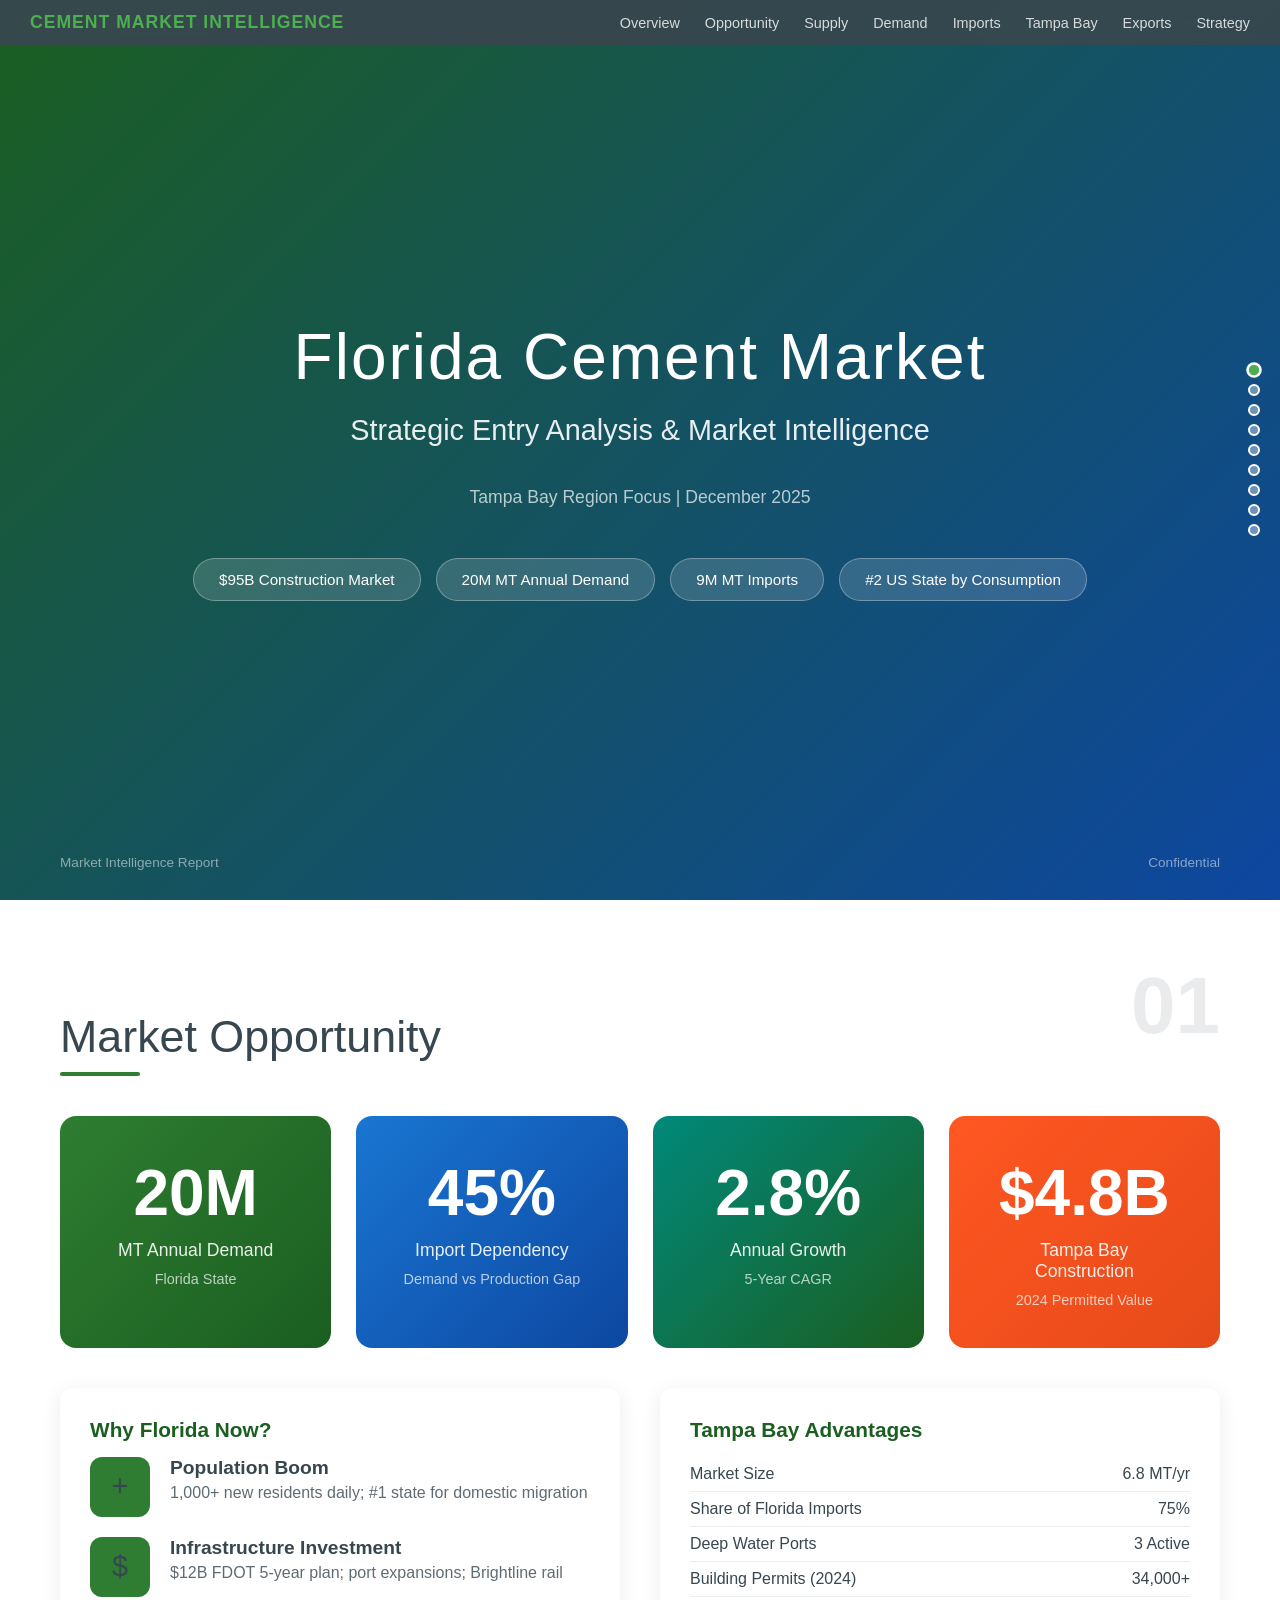
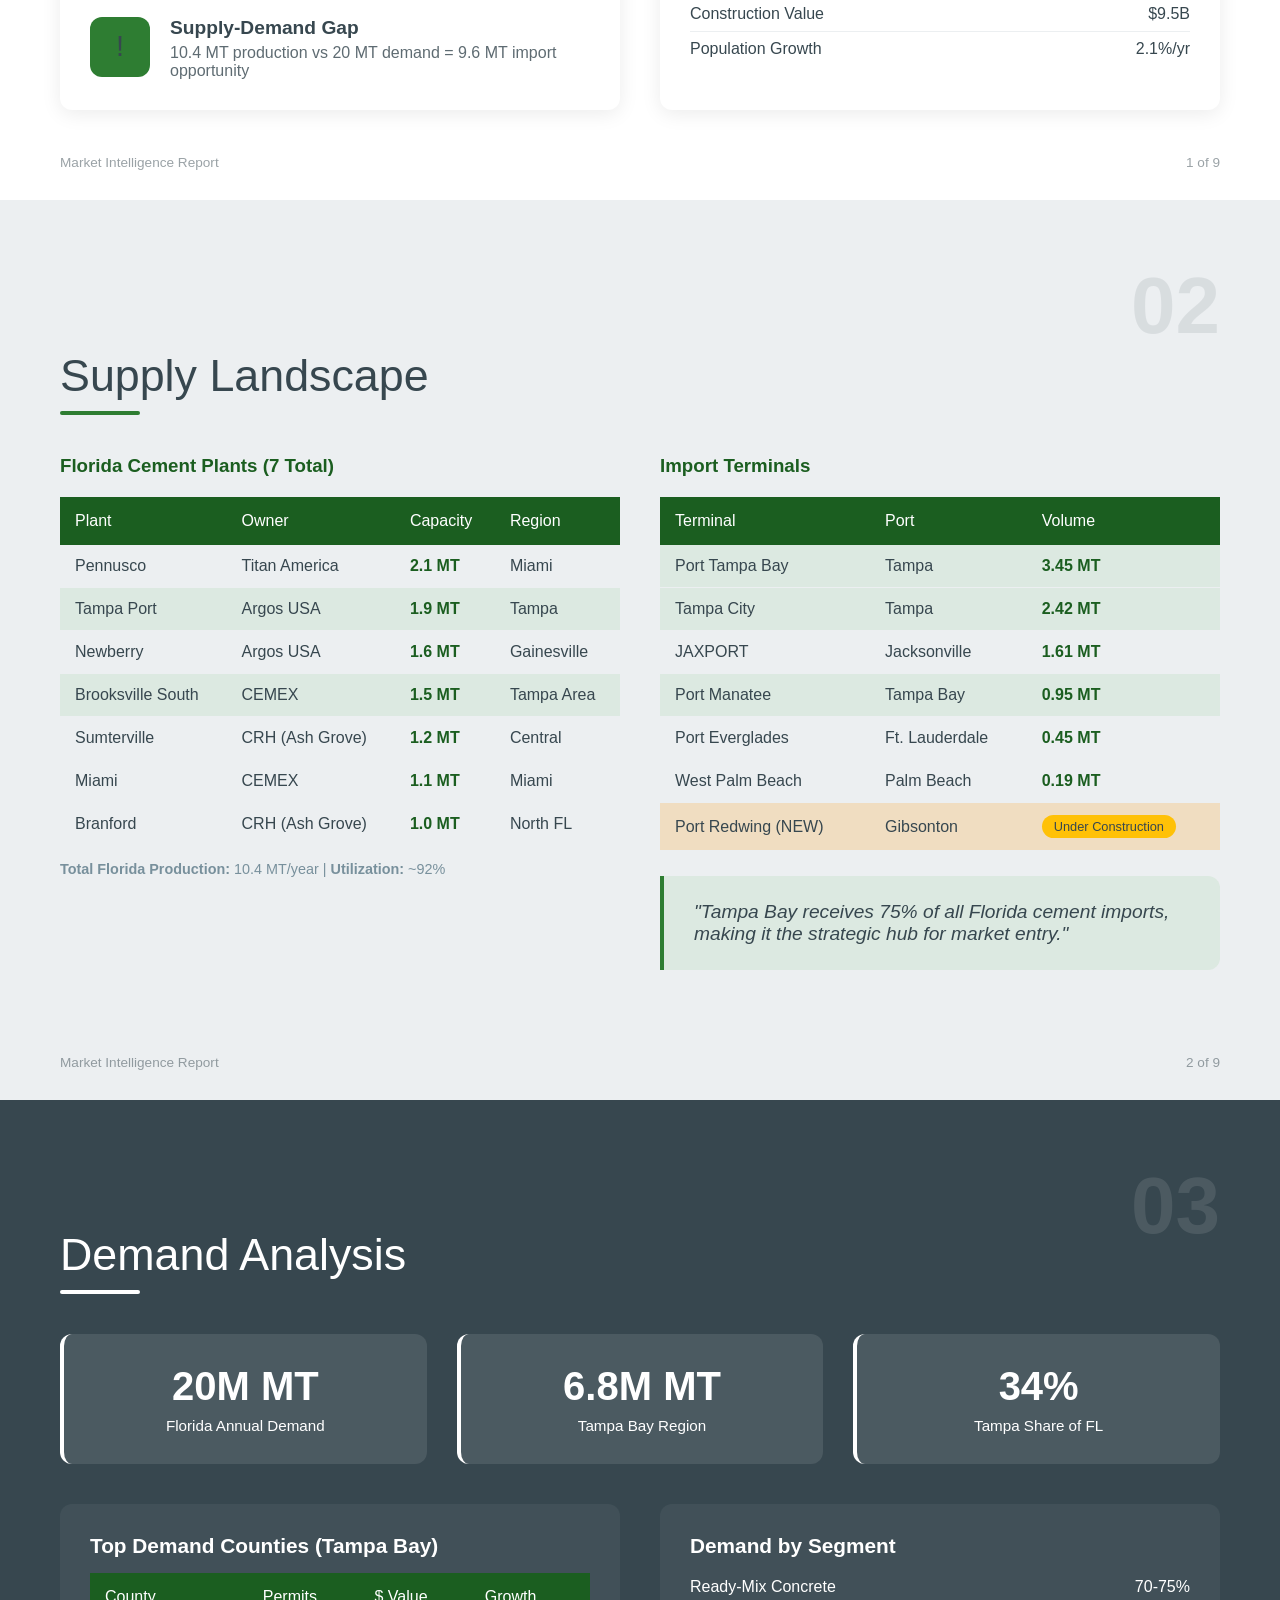
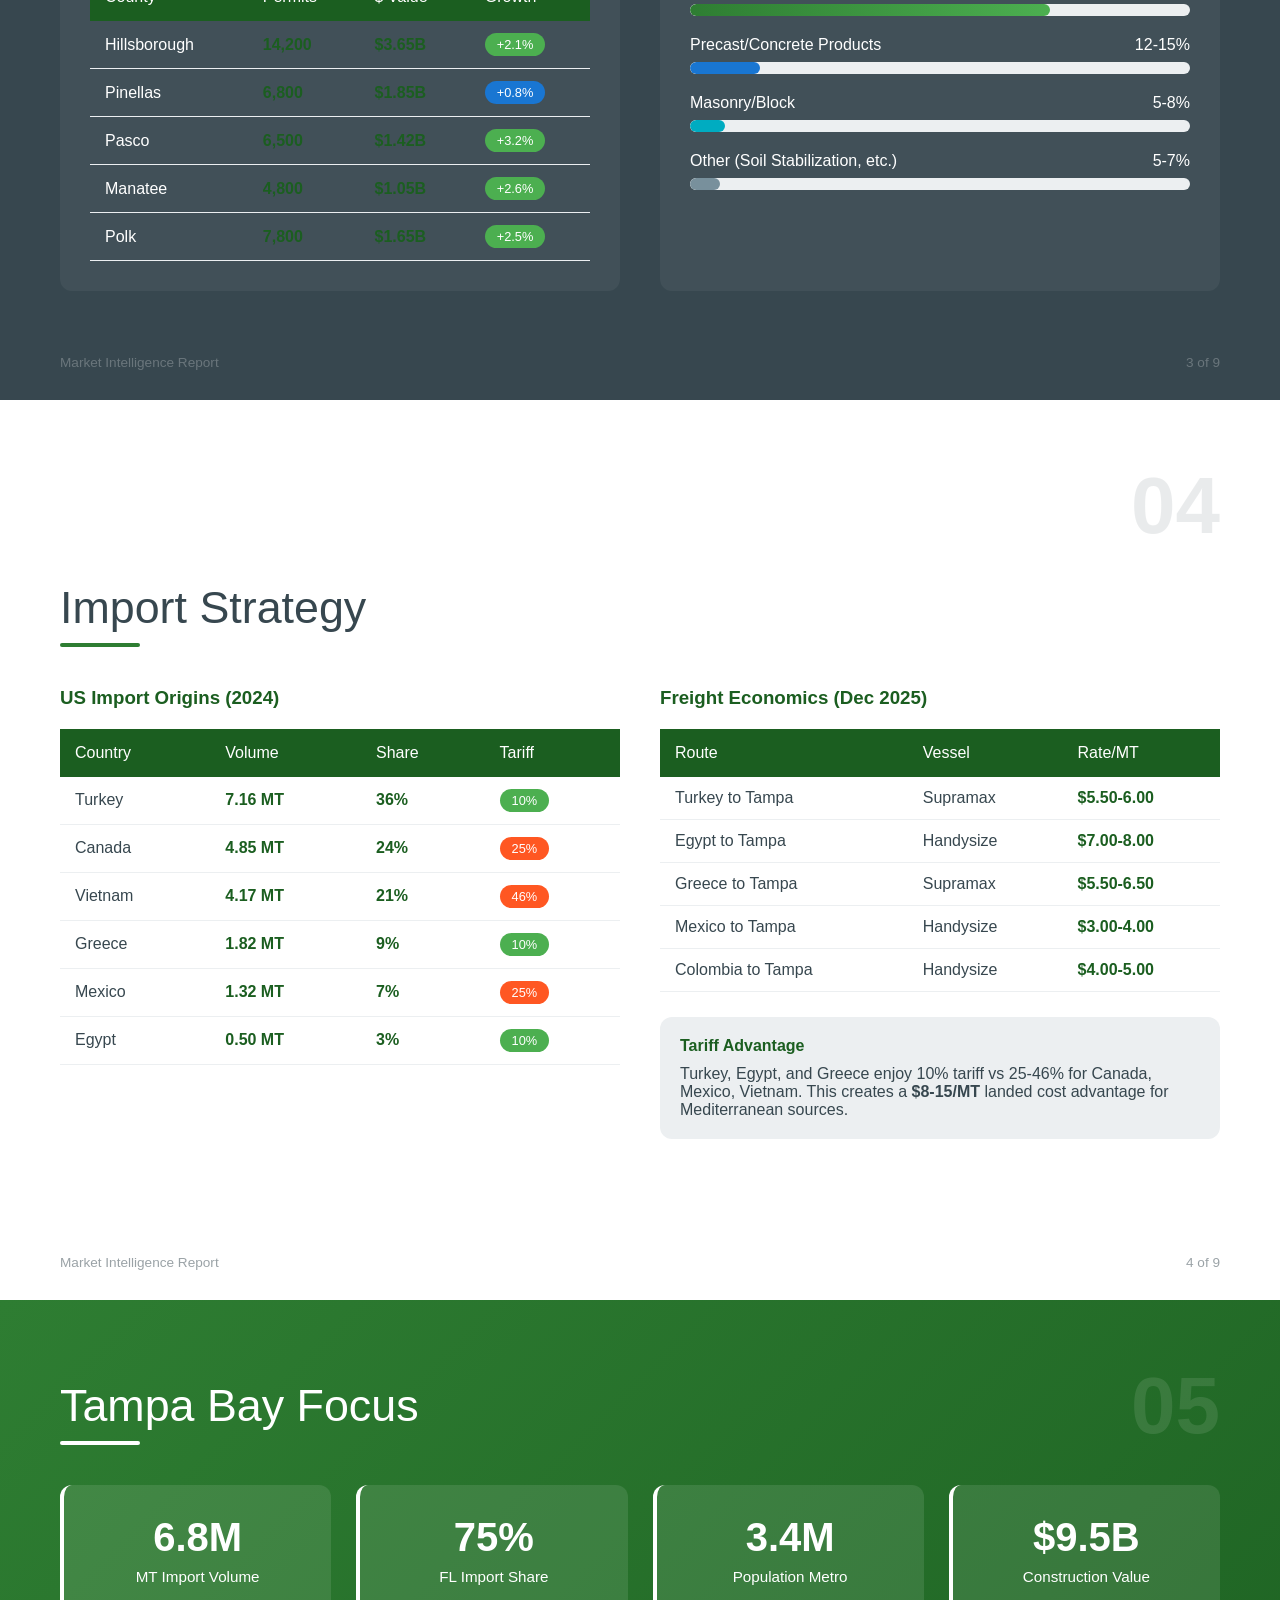
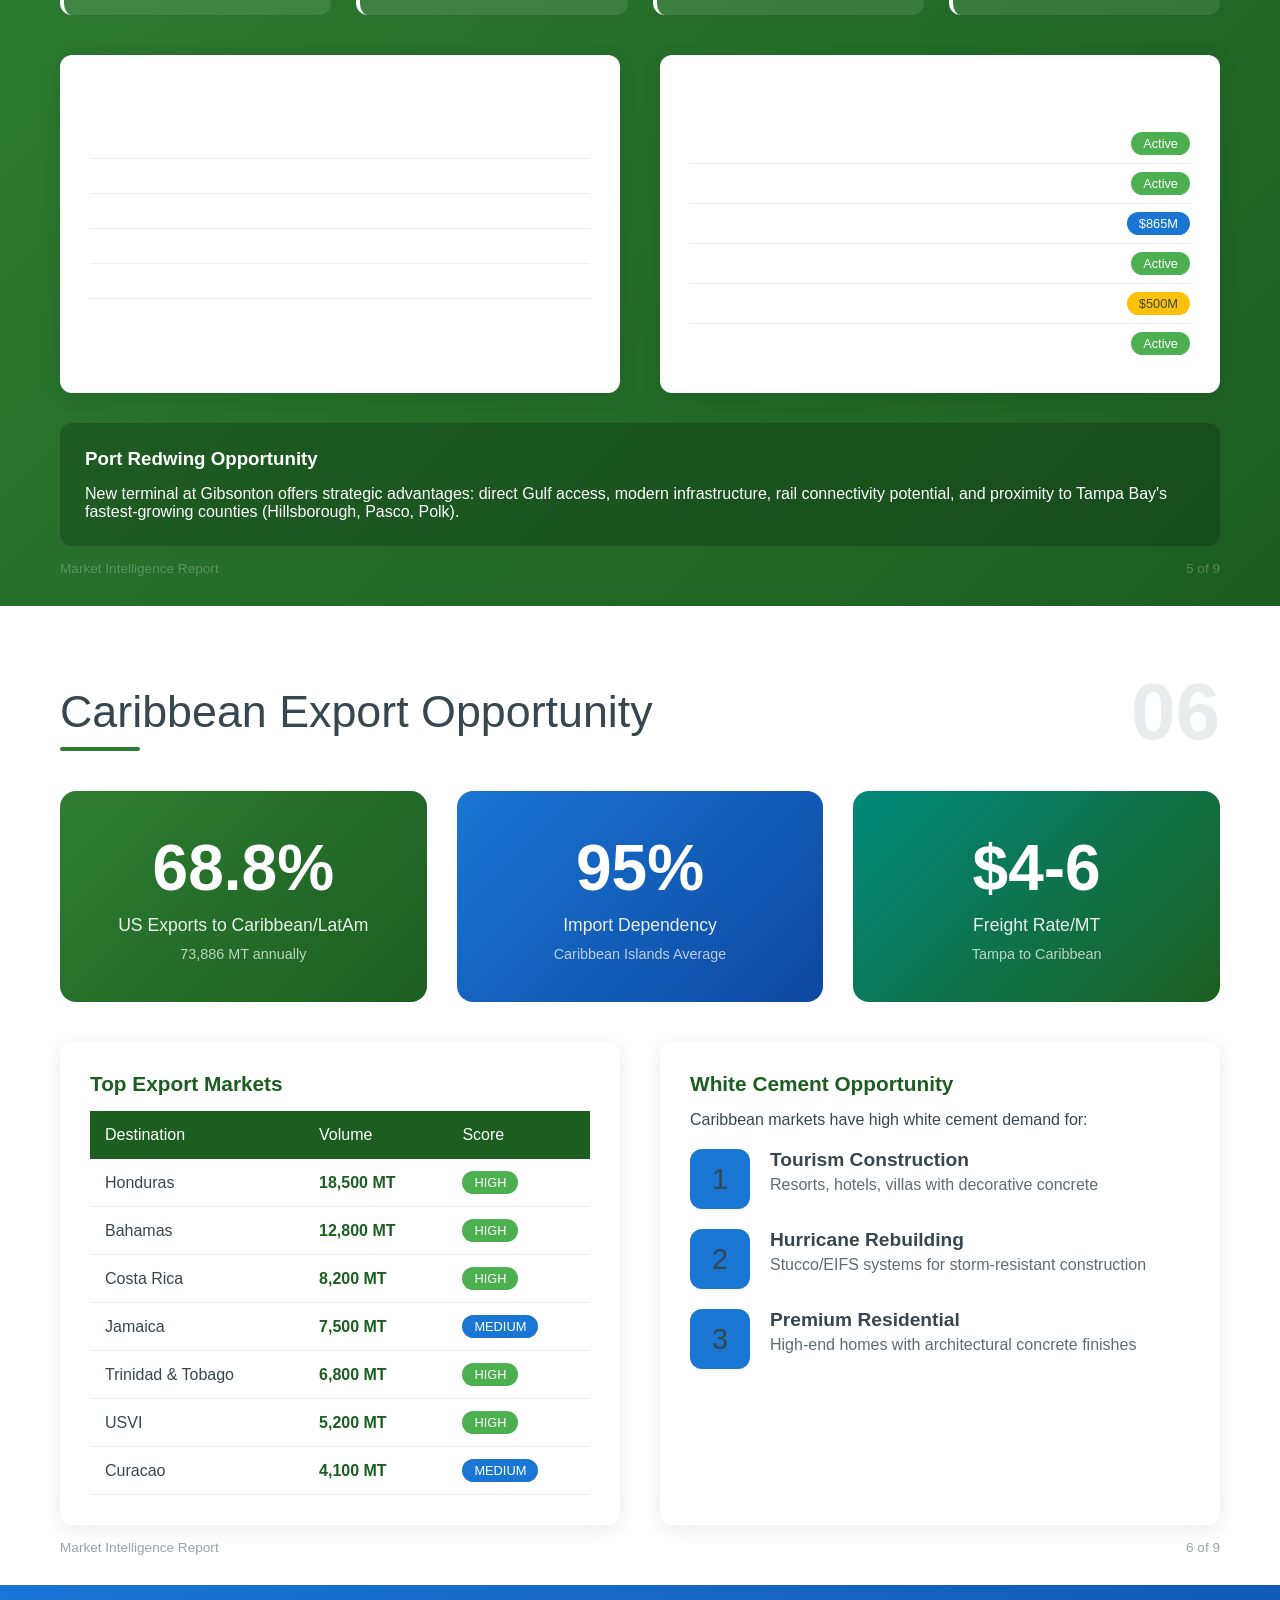
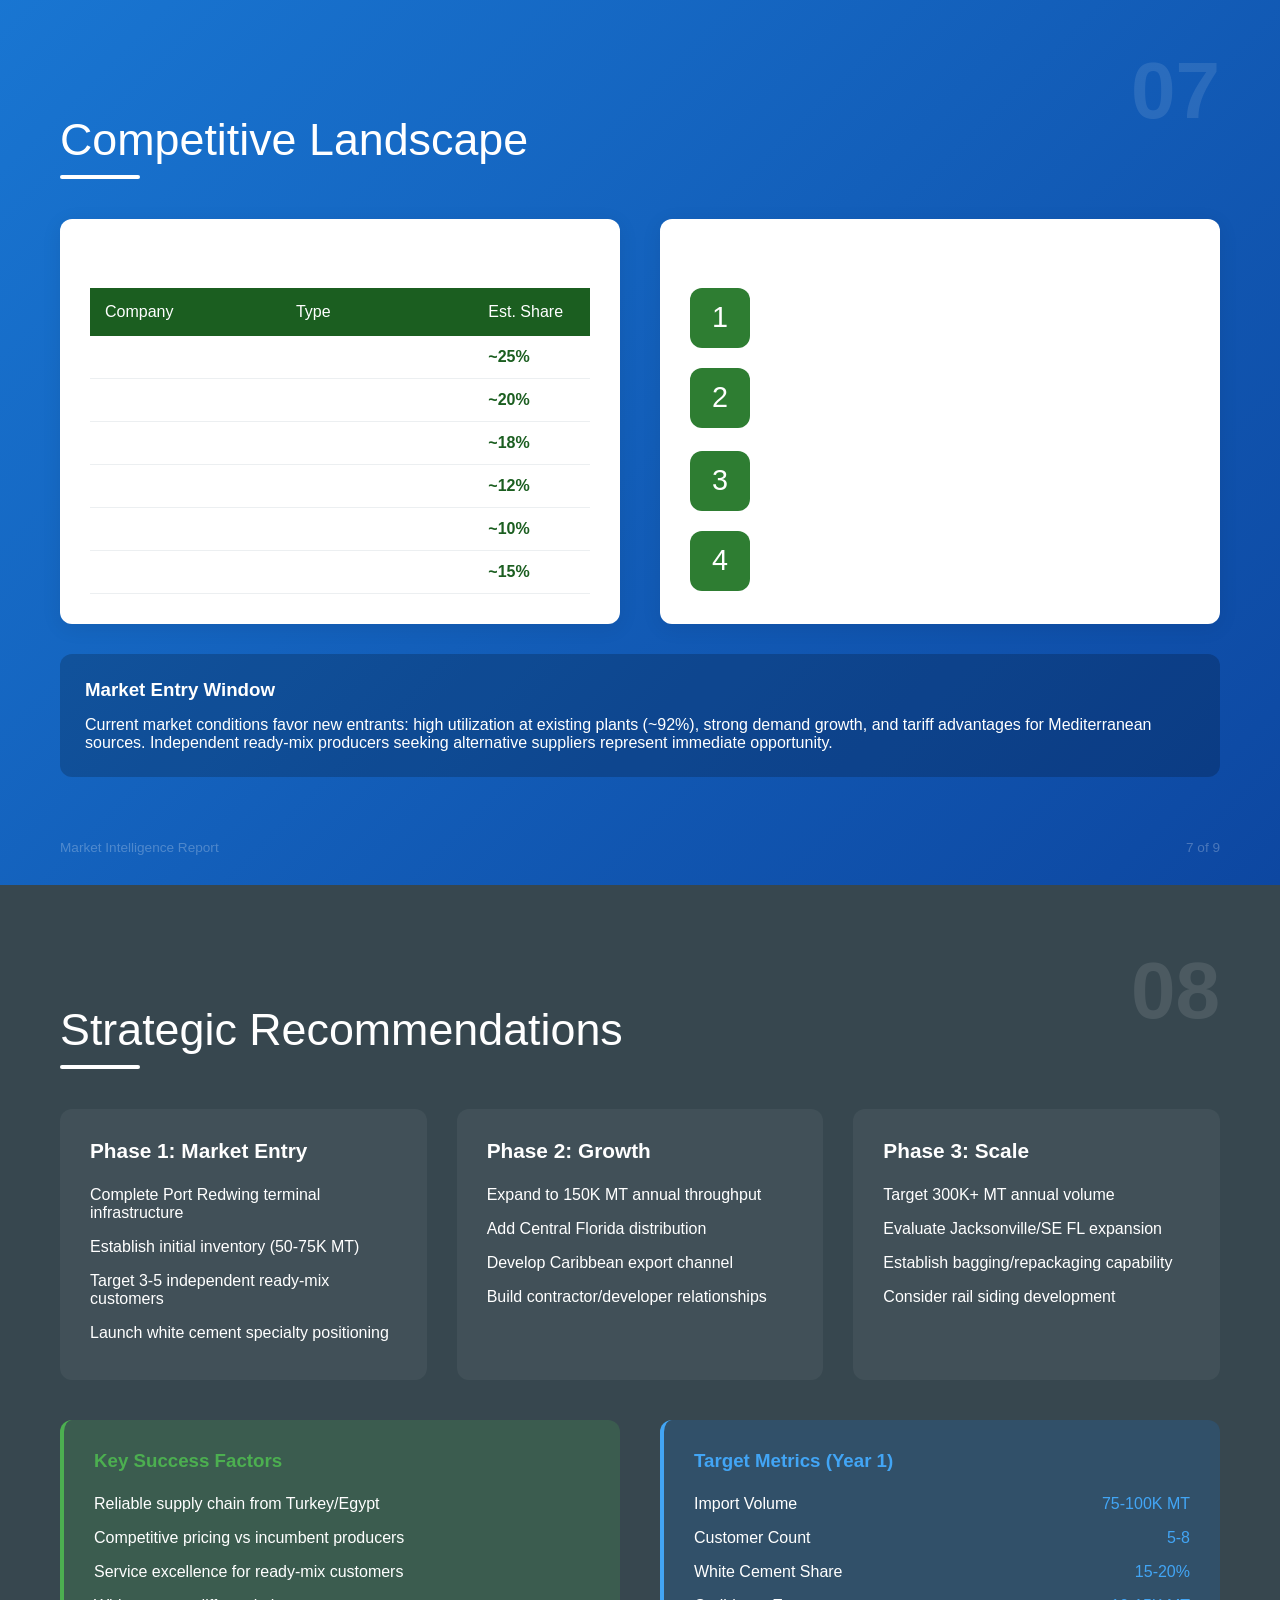
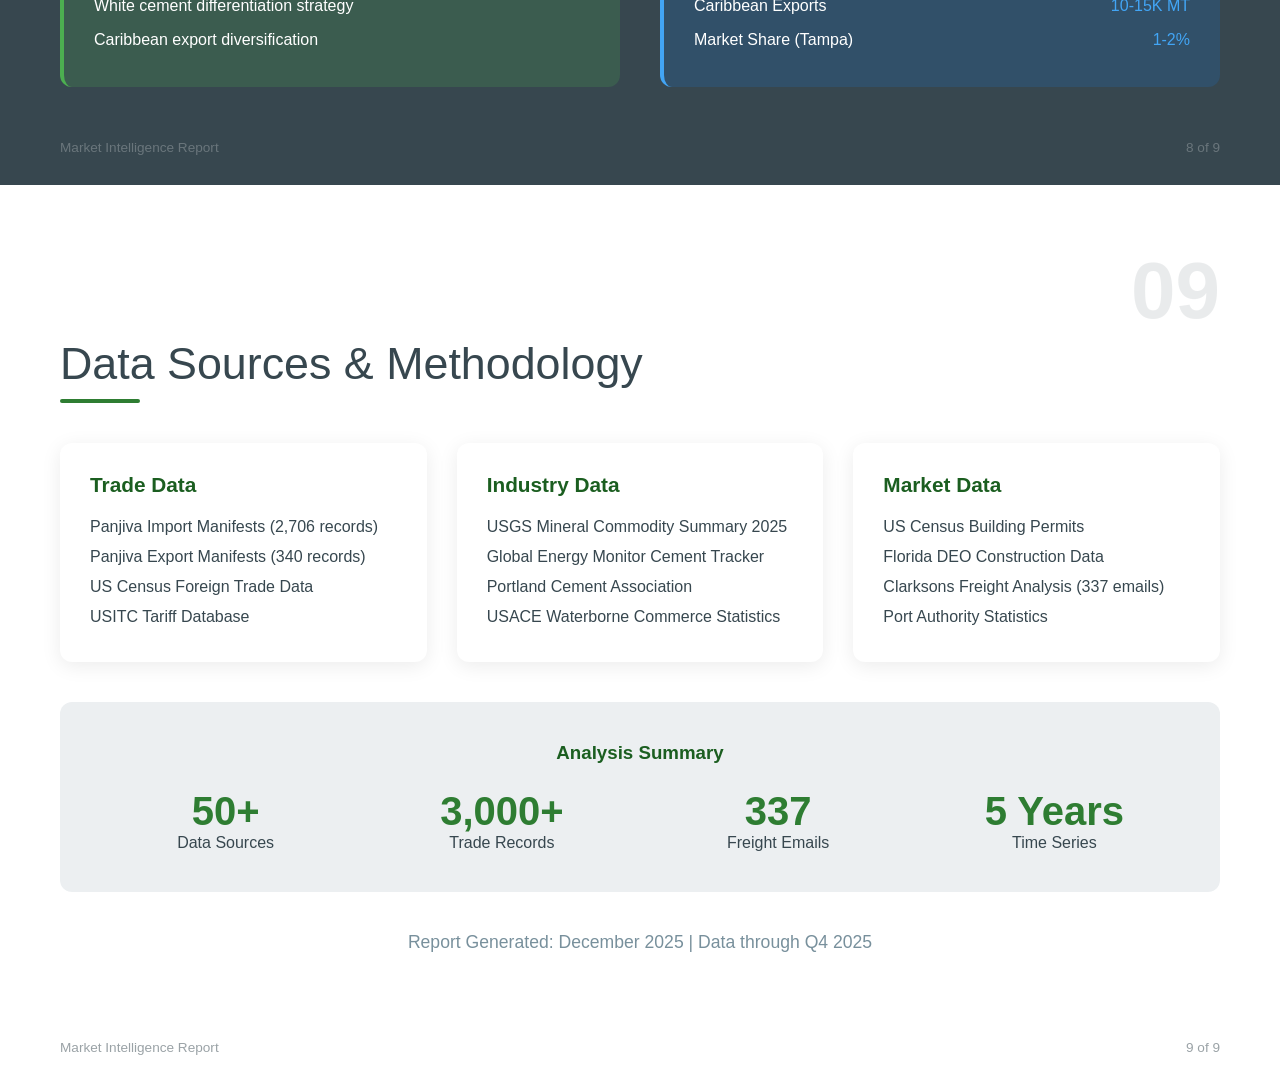
<file: tampa_cement/CEMENT_MARKET_PITCH_DECK.html>
<!DOCTYPE html>
<html lang="en">
<head>
    <meta charset="UTF-8">
    <meta name="viewport" content="width=device-width, initial-scale=1.0">
    <title>Florida Cement Market Entry Analysis | Strategic Overview</title>
    <style>
        :root {
            --primary-dark: #1B5E20;
            --primary: #2E7D32;
            --primary-light: #4CAF50;
            --primary-lighter: #81C784;
            --secondary-dark: #0D47A1;
            --secondary: #1976D2;
            --secondary-light: #42A5F5;
            --accent: #00ACC1;
            --accent-dark: #00897B;
            --neutral-dark: #37474F;
            --neutral: #78909C;
            --neutral-light: #ECEFF1;
            --white: #FFFFFF;
            --warning: #FF5722;
            --gold: #FFC107;
        }
        * { margin: 0; padding: 0; box-sizing: border-box; }
        body {
            font-family: 'Segoe UI', Tahoma, Geneva, Verdana, sans-serif;
            background: var(--neutral-dark);
            color: var(--neutral-dark);
            overflow-x: hidden;
        }

        /* Navigation */
        .slide-nav {
            position: fixed;
            right: 20px;
            top: 50%;
            transform: translateY(-50%);
            z-index: 1000;
            display: flex;
            flex-direction: column;
            gap: 8px;
        }
        .slide-nav a {
            width: 12px;
            height: 12px;
            border-radius: 50%;
            background: rgba(255,255,255,0.4);
            border: 2px solid white;
            transition: all 0.3s;
        }
        .slide-nav a:hover, .slide-nav a.active {
            background: var(--primary-light);
            transform: scale(1.3);
        }

        /* Top nav bar */
        .top-nav {
            position: fixed;
            top: 0;
            left: 0;
            right: 0;
            background: rgba(55, 71, 79, 0.95);
            padding: 12px 30px;
            z-index: 999;
            display: flex;
            justify-content: space-between;
            align-items: center;
            backdrop-filter: blur(10px);
        }
        .top-nav .logo {
            font-size: 1.1rem;
            font-weight: 600;
            color: var(--primary-light);
            letter-spacing: 1px;
        }
        .top-nav .nav-links {
            display: flex;
            gap: 25px;
        }
        .top-nav a {
            color: var(--white);
            text-decoration: none;
            font-size: 0.9rem;
            opacity: 0.8;
            transition: opacity 0.3s;
        }
        .top-nav a:hover { opacity: 1; }

        /* Slide container */
        .slide {
            min-height: 100vh;
            padding: 80px 60px 60px;
            display: flex;
            flex-direction: column;
            justify-content: center;
            position: relative;
            overflow: hidden;
        }

        /* Title Slide */
        .slide-title {
            background: linear-gradient(135deg, var(--primary-dark) 0%, var(--secondary-dark) 100%);
            color: var(--white);
            text-align: center;
        }
        .slide-title h1 {
            font-size: 4rem;
            font-weight: 300;
            letter-spacing: 2px;
            margin-bottom: 20px;
            animation: fadeInUp 1s ease;
        }
        .slide-title .subtitle {
            font-size: 1.8rem;
            opacity: 0.9;
            margin-bottom: 40px;
            animation: fadeInUp 1s ease 0.2s backwards;
        }
        .slide-title .meta {
            font-size: 1.1rem;
            opacity: 0.7;
            animation: fadeInUp 1s ease 0.4s backwards;
        }
        .slide-title .badge-row {
            display: flex;
            justify-content: center;
            gap: 15px;
            margin-top: 50px;
            flex-wrap: wrap;
            animation: fadeInUp 1s ease 0.6s backwards;
        }
        .slide-title .badge {
            padding: 12px 25px;
            background: rgba(255,255,255,0.15);
            border-radius: 30px;
            font-size: 0.95rem;
            border: 1px solid rgba(255,255,255,0.3);
        }

        /* Content slides */
        .slide-content {
            background: var(--white);
        }
        .slide-content.alt {
            background: var(--neutral-light);
        }
        .slide-content.dark {
            background: var(--neutral-dark);
            color: var(--white);
        }
        .slide-content.green {
            background: linear-gradient(135deg, var(--primary) 0%, var(--primary-dark) 100%);
            color: var(--white);
        }
        .slide-content.blue {
            background: linear-gradient(135deg, var(--secondary) 0%, var(--secondary-dark) 100%);
            color: var(--white);
        }

        .slide-header {
            margin-bottom: 40px;
        }
        .slide-header .section-number {
            font-size: 5rem;
            font-weight: 700;
            opacity: 0.1;
            position: absolute;
            top: 60px;
            right: 60px;
        }
        .slide-header h2 {
            font-size: 2.8rem;
            font-weight: 300;
            margin-bottom: 10px;
        }
        .slide-header .divider {
            width: 80px;
            height: 4px;
            background: var(--primary);
            border-radius: 2px;
        }
        .dark .slide-header .divider,
        .green .slide-header .divider,
        .blue .slide-header .divider {
            background: var(--white);
        }

        /* Grid layouts */
        .grid-2 { display: grid; grid-template-columns: 1fr 1fr; gap: 40px; }
        .grid-3 { display: grid; grid-template-columns: repeat(3, 1fr); gap: 30px; }
        .grid-4 { display: grid; grid-template-columns: repeat(4, 1fr); gap: 25px; }

        /* KPI boxes */
        .kpi-large {
            text-align: center;
            padding: 40px;
            background: linear-gradient(135deg, var(--primary) 0%, var(--primary-dark) 100%);
            border-radius: 16px;
            color: var(--white);
        }
        .kpi-large .value {
            font-size: 4rem;
            font-weight: 700;
            margin-bottom: 10px;
        }
        .kpi-large .label {
            font-size: 1.1rem;
            opacity: 0.9;
        }
        .kpi-large .sub {
            font-size: 0.9rem;
            opacity: 0.7;
            margin-top: 10px;
        }

        .kpi-medium {
            text-align: center;
            padding: 30px 20px;
            background: var(--neutral-light);
            border-radius: 12px;
            border-left: 4px solid var(--primary);
        }
        .dark .kpi-medium,
        .green .kpi-medium,
        .blue .kpi-medium {
            background: rgba(255,255,255,0.1);
            border-left-color: var(--white);
        }
        .kpi-medium .value {
            font-size: 2.5rem;
            font-weight: 700;
            color: var(--primary-dark);
        }
        .dark .kpi-medium .value,
        .green .kpi-medium .value,
        .blue .kpi-medium .value {
            color: var(--white);
        }
        .kpi-medium .label {
            font-size: 0.95rem;
            margin-top: 8px;
        }

        /* Info cards */
        .info-card {
            background: var(--white);
            border-radius: 12px;
            padding: 30px;
            box-shadow: 0 4px 20px rgba(0,0,0,0.08);
        }
        .dark .info-card {
            background: rgba(255,255,255,0.05);
            box-shadow: none;
        }
        .info-card h3 {
            font-size: 1.3rem;
            margin-bottom: 15px;
            color: var(--primary-dark);
            display: flex;
            align-items: center;
            gap: 10px;
        }
        .dark .info-card h3,
        .green .info-card h3,
        .blue .info-card h3 {
            color: var(--white);
        }
        .info-card ul {
            list-style: none;
            padding: 0;
        }
        .info-card li {
            padding: 8px 0;
            border-bottom: 1px solid var(--neutral-light);
            display: flex;
            justify-content: space-between;
        }
        .dark .info-card li {
            border-bottom-color: rgba(255,255,255,0.1);
        }
        .info-card li:last-child { border-bottom: none; }

        /* Feature list */
        .feature-list {
            display: flex;
            flex-direction: column;
            gap: 20px;
        }
        .feature-item {
            display: flex;
            gap: 20px;
            align-items: flex-start;
        }
        .feature-icon {
            width: 60px;
            height: 60px;
            background: var(--primary);
            border-radius: 12px;
            display: flex;
            align-items: center;
            justify-content: center;
            font-size: 1.8rem;
            flex-shrink: 0;
        }
        .feature-content h4 {
            font-size: 1.2rem;
            margin-bottom: 5px;
        }
        .feature-content p {
            opacity: 0.8;
        }

        /* Tables */
        .data-table {
            width: 100%;
            border-collapse: collapse;
            margin-top: 20px;
        }
        .data-table th {
            background: var(--primary-dark);
            color: var(--white);
            padding: 15px;
            text-align: left;
            font-weight: 500;
        }
        .data-table td {
            padding: 12px 15px;
            border-bottom: 1px solid var(--neutral-light);
        }
        .data-table tr:hover {
            background: var(--neutral-light);
        }
        .data-table .highlight {
            background: rgba(76, 175, 80, 0.1);
        }
        .data-table .number {
            font-weight: 600;
            color: var(--primary-dark);
        }

        /* Progress bars */
        .progress-bar {
            background: var(--neutral-light);
            border-radius: 10px;
            height: 12px;
            overflow: hidden;
        }
        .progress-fill {
            height: 100%;
            border-radius: 10px;
            background: linear-gradient(90deg, var(--primary) 0%, var(--primary-light) 100%);
        }

        /* Badges */
        .badge-sm {
            display: inline-block;
            padding: 4px 12px;
            border-radius: 15px;
            font-size: 0.8rem;
            font-weight: 500;
        }
        .badge-green { background: var(--primary-light); color: white; }
        .badge-blue { background: var(--secondary); color: white; }
        .badge-gold { background: var(--gold); color: var(--neutral-dark); }
        .badge-orange { background: var(--warning); color: white; }

        /* Map placeholder */
        .map-frame {
            background: var(--neutral-light);
            border-radius: 12px;
            height: 350px;
            display: flex;
            align-items: center;
            justify-content: center;
            border: 2px dashed var(--neutral);
        }
        .map-frame-dark {
            background: rgba(255,255,255,0.05);
            border-color: rgba(255,255,255,0.2);
        }

        /* Quote */
        .quote-box {
            background: rgba(76, 175, 80, 0.1);
            border-left: 4px solid var(--primary);
            padding: 25px 30px;
            border-radius: 0 12px 12px 0;
            font-style: italic;
            font-size: 1.2rem;
        }

        /* Animations */
        @keyframes fadeInUp {
            from {
                opacity: 0;
                transform: translateY(30px);
            }
            to {
                opacity: 1;
                transform: translateY(0);
            }
        }

        /* Footer */
        .slide-footer {
            position: absolute;
            bottom: 30px;
            left: 60px;
            right: 60px;
            display: flex;
            justify-content: space-between;
            font-size: 0.85rem;
            opacity: 0.5;
        }

        /* Responsive */
        @media (max-width: 1200px) {
            .grid-4 { grid-template-columns: repeat(2, 1fr); }
            .grid-3 { grid-template-columns: repeat(2, 1fr); }
        }
        @media (max-width: 768px) {
            .slide { padding: 80px 30px 60px; }
            .slide-title h1 { font-size: 2.5rem; }
            .grid-2, .grid-3, .grid-4 { grid-template-columns: 1fr; }
            .kpi-large .value { font-size: 3rem; }
            .slide-header h2 { font-size: 2rem; }
            .slide-nav { display: none; }
        }

        /* Print styles */
        @media print {
            .slide { page-break-after: always; min-height: auto; padding: 40px; }
            .top-nav, .slide-nav { display: none; }
        }
    </style>
</head>
<body>
    <!-- Top Navigation -->
    <nav class="top-nav">
        <div class="logo">CEMENT MARKET INTELLIGENCE</div>
        <div class="nav-links">
            <a href="#title">Overview</a>
            <a href="#opportunity">Opportunity</a>
            <a href="#supply">Supply</a>
            <a href="#demand">Demand</a>
            <a href="#imports">Imports</a>
            <a href="#tampa">Tampa Bay</a>
            <a href="#exports">Exports</a>
            <a href="#strategy">Strategy</a>
        </div>
    </nav>

    <!-- Slide Navigation Dots -->
    <nav class="slide-nav">
        <a href="#title" title="Title"></a>
        <a href="#opportunity" title="Market Opportunity"></a>
        <a href="#supply" title="Supply Landscape"></a>
        <a href="#demand" title="Demand Analysis"></a>
        <a href="#imports" title="Import Strategy"></a>
        <a href="#tampa" title="Tampa Bay Focus"></a>
        <a href="#exports" title="Export Opportunity"></a>
        <a href="#competitive" title="Competitive Position"></a>
        <a href="#strategy" title="Strategic Recommendations"></a>
    </nav>

    <!-- SLIDE 1: Title -->
    <section class="slide slide-title" id="title">
        <h1>Florida Cement Market</h1>
        <div class="subtitle">Strategic Entry Analysis & Market Intelligence</div>
        <div class="meta">Tampa Bay Region Focus | December 2025</div>
        <div class="badge-row">
            <span class="badge">$95B Construction Market</span>
            <span class="badge">20M MT Annual Demand</span>
            <span class="badge">9M MT Imports</span>
            <span class="badge">#2 US State by Consumption</span>
        </div>
        <div class="slide-footer">
            <span>Market Intelligence Report</span>
            <span>Confidential</span>
        </div>
    </section>

    <!-- SLIDE 2: Market Opportunity -->
    <section class="slide slide-content" id="opportunity">
        <div class="slide-header">
            <span class="section-number">01</span>
            <h2>Market Opportunity</h2>
            <div class="divider"></div>
        </div>

        <div class="grid-4" style="margin-bottom: 40px;">
            <div class="kpi-large">
                <div class="value">20M</div>
                <div class="label">MT Annual Demand</div>
                <div class="sub">Florida State</div>
            </div>
            <div class="kpi-large" style="background: linear-gradient(135deg, var(--secondary) 0%, var(--secondary-dark) 100%);">
                <div class="value">45%</div>
                <div class="label">Import Dependency</div>
                <div class="sub">Demand vs Production Gap</div>
            </div>
            <div class="kpi-large" style="background: linear-gradient(135deg, var(--accent-dark) 0%, var(--primary-dark) 100%);">
                <div class="value">2.8%</div>
                <div class="label">Annual Growth</div>
                <div class="sub">5-Year CAGR</div>
            </div>
            <div class="kpi-large" style="background: linear-gradient(135deg, var(--warning) 0%, #E64A19 100%);">
                <div class="value">$4.8B</div>
                <div class="label">Tampa Bay Construction</div>
                <div class="sub">2024 Permitted Value</div>
            </div>
        </div>

        <div class="grid-2">
            <div class="info-card">
                <h3>Why Florida Now?</h3>
                <div class="feature-list">
                    <div class="feature-item">
                        <div class="feature-icon">+</div>
                        <div class="feature-content">
                            <h4>Population Boom</h4>
                            <p>1,000+ new residents daily; #1 state for domestic migration</p>
                        </div>
                    </div>
                    <div class="feature-item">
                        <div class="feature-icon">$</div>
                        <div class="feature-content">
                            <h4>Infrastructure Investment</h4>
                            <p>$12B FDOT 5-year plan; port expansions; Brightline rail</p>
                        </div>
                    </div>
                    <div class="feature-item">
                        <div class="feature-icon">!</div>
                        <div class="feature-content">
                            <h4>Supply-Demand Gap</h4>
                            <p>10.4 MT production vs 20 MT demand = 9.6 MT import opportunity</p>
                        </div>
                    </div>
                </div>
            </div>

            <div class="info-card">
                <h3>Tampa Bay Advantages</h3>
                <ul>
                    <li><span>Market Size</span> <span class="number">6.8 MT/yr</span></li>
                    <li><span>Share of Florida Imports</span> <span class="number">75%</span></li>
                    <li><span>Deep Water Ports</span> <span class="number">3 Active</span></li>
                    <li><span>Building Permits (2024)</span> <span class="number">34,000+</span></li>
                    <li><span>Construction Value</span> <span class="number">$9.5B</span></li>
                    <li><span>Population Growth</span> <span class="number">2.1%/yr</span></li>
                </ul>
            </div>
        </div>

        <div class="slide-footer">
            <span>Market Intelligence Report</span>
            <span>1 of 9</span>
        </div>
    </section>

    <!-- SLIDE 3: Supply Landscape -->
    <section class="slide slide-content alt" id="supply">
        <div class="slide-header">
            <span class="section-number">02</span>
            <h2>Supply Landscape</h2>
            <div class="divider"></div>
        </div>

        <div class="grid-2">
            <div>
                <h3 style="margin-bottom: 20px; color: var(--primary-dark);">Florida Cement Plants (7 Total)</h3>
                <table class="data-table">
                    <thead>
                        <tr>
                            <th>Plant</th>
                            <th>Owner</th>
                            <th>Capacity</th>
                            <th>Region</th>
                        </tr>
                    </thead>
                    <tbody>
                        <tr>
                            <td>Pennusco</td>
                            <td>Titan America</td>
                            <td class="number">2.1 MT</td>
                            <td>Miami</td>
                        </tr>
                        <tr class="highlight">
                            <td>Tampa Port</td>
                            <td>Argos USA</td>
                            <td class="number">1.9 MT</td>
                            <td>Tampa</td>
                        </tr>
                        <tr>
                            <td>Newberry</td>
                            <td>Argos USA</td>
                            <td class="number">1.6 MT</td>
                            <td>Gainesville</td>
                        </tr>
                        <tr class="highlight">
                            <td>Brooksville South</td>
                            <td>CEMEX</td>
                            <td class="number">1.5 MT</td>
                            <td>Tampa Area</td>
                        </tr>
                        <tr>
                            <td>Sumterville</td>
                            <td>CRH (Ash Grove)</td>
                            <td class="number">1.2 MT</td>
                            <td>Central</td>
                        </tr>
                        <tr>
                            <td>Miami</td>
                            <td>CEMEX</td>
                            <td class="number">1.1 MT</td>
                            <td>Miami</td>
                        </tr>
                        <tr>
                            <td>Branford</td>
                            <td>CRH (Ash Grove)</td>
                            <td class="number">1.0 MT</td>
                            <td>North FL</td>
                        </tr>
                    </tbody>
                </table>
                <p style="margin-top: 15px; font-size: 0.9rem; color: var(--neutral);">
                    <strong>Total Florida Production:</strong> 10.4 MT/year | <strong>Utilization:</strong> ~92%
                </p>
            </div>

            <div>
                <h3 style="margin-bottom: 20px; color: var(--primary-dark);">Import Terminals</h3>
                <table class="data-table">
                    <thead>
                        <tr>
                            <th>Terminal</th>
                            <th>Port</th>
                            <th>Volume</th>
                        </tr>
                    </thead>
                    <tbody>
                        <tr class="highlight">
                            <td>Port Tampa Bay</td>
                            <td>Tampa</td>
                            <td class="number">3.45 MT</td>
                        </tr>
                        <tr class="highlight">
                            <td>Tampa City</td>
                            <td>Tampa</td>
                            <td class="number">2.42 MT</td>
                        </tr>
                        <tr>
                            <td>JAXPORT</td>
                            <td>Jacksonville</td>
                            <td class="number">1.61 MT</td>
                        </tr>
                        <tr class="highlight">
                            <td>Port Manatee</td>
                            <td>Tampa Bay</td>
                            <td class="number">0.95 MT</td>
                        </tr>
                        <tr>
                            <td>Port Everglades</td>
                            <td>Ft. Lauderdale</td>
                            <td class="number">0.45 MT</td>
                        </tr>
                        <tr>
                            <td>West Palm Beach</td>
                            <td>Palm Beach</td>
                            <td class="number">0.19 MT</td>
                        </tr>
                        <tr class="highlight" style="background: rgba(255, 152, 0, 0.2);">
                            <td>Port Redwing (NEW)</td>
                            <td>Gibsonton</td>
                            <td><span class="badge-sm badge-gold">Under Construction</span></td>
                        </tr>
                    </tbody>
                </table>

                <div class="quote-box" style="margin-top: 25px;">
                    "Tampa Bay receives 75% of all Florida cement imports, making it the strategic hub for market entry."
                </div>
            </div>
        </div>

        <div class="slide-footer">
            <span>Market Intelligence Report</span>
            <span>2 of 9</span>
        </div>
    </section>

    <!-- SLIDE 4: Demand Analysis -->
    <section class="slide slide-content dark" id="demand">
        <div class="slide-header">
            <span class="section-number">03</span>
            <h2>Demand Analysis</h2>
            <div class="divider"></div>
        </div>

        <div class="grid-3" style="margin-bottom: 40px;">
            <div class="kpi-medium">
                <div class="value">20M MT</div>
                <div class="label">Florida Annual Demand</div>
            </div>
            <div class="kpi-medium">
                <div class="value">6.8M MT</div>
                <div class="label">Tampa Bay Region</div>
            </div>
            <div class="kpi-medium">
                <div class="value">34%</div>
                <div class="label">Tampa Share of FL</div>
            </div>
        </div>

        <div class="grid-2">
            <div class="info-card">
                <h3>Top Demand Counties (Tampa Bay)</h3>
                <table class="data-table" style="margin-top: 0;">
                    <thead>
                        <tr>
                            <th>County</th>
                            <th>Permits</th>
                            <th>$ Value</th>
                            <th>Growth</th>
                        </tr>
                    </thead>
                    <tbody>
                        <tr>
                            <td>Hillsborough</td>
                            <td class="number">14,200</td>
                            <td class="number">$3.65B</td>
                            <td><span class="badge-sm badge-green">+2.1%</span></td>
                        </tr>
                        <tr>
                            <td>Pinellas</td>
                            <td class="number">6,800</td>
                            <td class="number">$1.85B</td>
                            <td><span class="badge-sm badge-blue">+0.8%</span></td>
                        </tr>
                        <tr>
                            <td>Pasco</td>
                            <td class="number">6,500</td>
                            <td class="number">$1.42B</td>
                            <td><span class="badge-sm badge-green">+3.2%</span></td>
                        </tr>
                        <tr>
                            <td>Manatee</td>
                            <td class="number">4,800</td>
                            <td class="number">$1.05B</td>
                            <td><span class="badge-sm badge-green">+2.6%</span></td>
                        </tr>
                        <tr>
                            <td>Polk</td>
                            <td class="number">7,800</td>
                            <td class="number">$1.65B</td>
                            <td><span class="badge-sm badge-green">+2.5%</span></td>
                        </tr>
                    </tbody>
                </table>
            </div>

            <div class="info-card">
                <h3>Demand by Segment</h3>
                <div style="margin-top: 20px;">
                    <div style="margin-bottom: 20px;">
                        <div style="display: flex; justify-content: space-between; margin-bottom: 8px;">
                            <span>Ready-Mix Concrete</span>
                            <span class="number">70-75%</span>
                        </div>
                        <div class="progress-bar">
                            <div class="progress-fill" style="width: 72%;"></div>
                        </div>
                    </div>
                    <div style="margin-bottom: 20px;">
                        <div style="display: flex; justify-content: space-between; margin-bottom: 8px;">
                            <span>Precast/Concrete Products</span>
                            <span class="number">12-15%</span>
                        </div>
                        <div class="progress-bar">
                            <div class="progress-fill" style="width: 14%; background: var(--secondary);"></div>
                        </div>
                    </div>
                    <div style="margin-bottom: 20px;">
                        <div style="display: flex; justify-content: space-between; margin-bottom: 8px;">
                            <span>Masonry/Block</span>
                            <span class="number">5-8%</span>
                        </div>
                        <div class="progress-bar">
                            <div class="progress-fill" style="width: 7%; background: var(--accent);"></div>
                        </div>
                    </div>
                    <div style="margin-bottom: 20px;">
                        <div style="display: flex; justify-content: space-between; margin-bottom: 8px;">
                            <span>Other (Soil Stabilization, etc.)</span>
                            <span class="number">5-7%</span>
                        </div>
                        <div class="progress-bar">
                            <div class="progress-fill" style="width: 6%; background: var(--neutral);"></div>
                        </div>
                    </div>
                </div>
            </div>
        </div>

        <div class="slide-footer" style="color: rgba(255,255,255,0.5);">
            <span>Market Intelligence Report</span>
            <span>3 of 9</span>
        </div>
    </section>

    <!-- SLIDE 5: Import Strategy -->
    <section class="slide slide-content" id="imports">
        <div class="slide-header">
            <span class="section-number">04</span>
            <h2>Import Strategy</h2>
            <div class="divider"></div>
        </div>

        <div class="grid-2">
            <div>
                <h3 style="margin-bottom: 20px; color: var(--primary-dark);">US Import Origins (2024)</h3>
                <table class="data-table">
                    <thead>
                        <tr>
                            <th>Country</th>
                            <th>Volume</th>
                            <th>Share</th>
                            <th>Tariff</th>
                        </tr>
                    </thead>
                    <tbody>
                        <tr>
                            <td>Turkey</td>
                            <td class="number">7.16 MT</td>
                            <td class="number">36%</td>
                            <td><span class="badge-sm badge-green">10%</span></td>
                        </tr>
                        <tr>
                            <td>Canada</td>
                            <td class="number">4.85 MT</td>
                            <td class="number">24%</td>
                            <td><span class="badge-sm badge-orange">25%</span></td>
                        </tr>
                        <tr>
                            <td>Vietnam</td>
                            <td class="number">4.17 MT</td>
                            <td class="number">21%</td>
                            <td><span class="badge-sm badge-orange">46%</span></td>
                        </tr>
                        <tr>
                            <td>Greece</td>
                            <td class="number">1.82 MT</td>
                            <td class="number">9%</td>
                            <td><span class="badge-sm badge-green">10%</span></td>
                        </tr>
                        <tr>
                            <td>Mexico</td>
                            <td class="number">1.32 MT</td>
                            <td class="number">7%</td>
                            <td><span class="badge-sm badge-orange">25%</span></td>
                        </tr>
                        <tr>
                            <td>Egypt</td>
                            <td class="number">0.50 MT</td>
                            <td class="number">3%</td>
                            <td><span class="badge-sm badge-green">10%</span></td>
                        </tr>
                    </tbody>
                </table>
            </div>

            <div>
                <h3 style="margin-bottom: 20px; color: var(--primary-dark);">Freight Economics (Dec 2025)</h3>
                <table class="data-table">
                    <thead>
                        <tr>
                            <th>Route</th>
                            <th>Vessel</th>
                            <th>Rate/MT</th>
                        </tr>
                    </thead>
                    <tbody>
                        <tr>
                            <td>Turkey to Tampa</td>
                            <td>Supramax</td>
                            <td class="number">$5.50-6.00</td>
                        </tr>
                        <tr>
                            <td>Egypt to Tampa</td>
                            <td>Handysize</td>
                            <td class="number">$7.00-8.00</td>
                        </tr>
                        <tr>
                            <td>Greece to Tampa</td>
                            <td>Supramax</td>
                            <td class="number">$5.50-6.50</td>
                        </tr>
                        <tr>
                            <td>Mexico to Tampa</td>
                            <td>Handysize</td>
                            <td class="number">$3.00-4.00</td>
                        </tr>
                        <tr>
                            <td>Colombia to Tampa</td>
                            <td>Handysize</td>
                            <td class="number">$4.00-5.00</td>
                        </tr>
                    </tbody>
                </table>

                <div style="margin-top: 25px; padding: 20px; background: var(--neutral-light); border-radius: 12px;">
                    <h4 style="color: var(--primary-dark); margin-bottom: 10px;">Tariff Advantage</h4>
                    <p>Turkey, Egypt, and Greece enjoy 10% tariff vs 25-46% for Canada, Mexico, Vietnam. This creates a <strong>$8-15/MT</strong> landed cost advantage for Mediterranean sources.</p>
                </div>
            </div>
        </div>

        <div class="slide-footer">
            <span>Market Intelligence Report</span>
            <span>4 of 9</span>
        </div>
    </section>

    <!-- SLIDE 6: Tampa Bay Focus -->
    <section class="slide slide-content green" id="tampa">
        <div class="slide-header">
            <span class="section-number">05</span>
            <h2>Tampa Bay Focus</h2>
            <div class="divider"></div>
        </div>

        <div class="grid-4" style="margin-bottom: 40px;">
            <div class="kpi-medium">
                <div class="value">6.8M</div>
                <div class="label">MT Import Volume</div>
            </div>
            <div class="kpi-medium">
                <div class="value">75%</div>
                <div class="label">FL Import Share</div>
            </div>
            <div class="kpi-medium">
                <div class="value">3.4M</div>
                <div class="label">Population Metro</div>
            </div>
            <div class="kpi-medium">
                <div class="value">$9.5B</div>
                <div class="label">Construction Value</div>
            </div>
        </div>

        <div class="grid-2">
            <div class="info-card">
                <h3>Key Import Sources to Tampa</h3>
                <ul>
                    <li><span>Turkey</span> <span class="number">33%</span></li>
                    <li><span>Greece</span> <span class="number">28%</span></li>
                    <li><span>Colombia</span> <span class="number">15%</span></li>
                    <li><span>Mexico</span> <span class="number">12%</span></li>
                    <li><span>Egypt</span> <span class="number">8%</span></li>
                    <li><span>Other</span> <span class="number">4%</span></li>
                </ul>
            </div>

            <div class="info-card">
                <h3>Major Development Projects</h3>
                <ul>
                    <li><span>Water Street Tampa</span> <span class="badge-sm badge-green">Active</span></li>
                    <li><span>Port Tampa Bay Expansion</span> <span class="badge-sm badge-green">Active</span></li>
                    <li><span>I-275/Howard Frankland</span> <span class="badge-sm badge-blue">$865M</span></li>
                    <li><span>Westshore Marina District</span> <span class="badge-sm badge-green">Active</span></li>
                    <li><span>Tampa General Hospital</span> <span class="badge-sm badge-gold">$500M</span></li>
                    <li><span>Midtown Tampa Phase 2</span> <span class="badge-sm badge-green">Active</span></li>
                </ul>
            </div>
        </div>

        <div style="margin-top: 30px; padding: 25px; background: rgba(0,0,0,0.2); border-radius: 12px;">
            <h3 style="margin-bottom: 15px;">Port Redwing Opportunity</h3>
            <p>New terminal at Gibsonton offers strategic advantages: direct Gulf access, modern infrastructure, rail connectivity potential, and proximity to Tampa Bay's fastest-growing counties (Hillsborough, Pasco, Polk).</p>
        </div>

        <div class="slide-footer" style="color: rgba(255,255,255,0.5);">
            <span>Market Intelligence Report</span>
            <span>5 of 9</span>
        </div>
    </section>

    <!-- SLIDE 7: Export Opportunity -->
    <section class="slide slide-content" id="exports">
        <div class="slide-header">
            <span class="section-number">06</span>
            <h2>Caribbean Export Opportunity</h2>
            <div class="divider"></div>
        </div>

        <div class="grid-3" style="margin-bottom: 40px;">
            <div class="kpi-large">
                <div class="value">68.8%</div>
                <div class="label">US Exports to Caribbean/LatAm</div>
                <div class="sub">73,886 MT annually</div>
            </div>
            <div class="kpi-large" style="background: linear-gradient(135deg, var(--secondary) 0%, var(--secondary-dark) 100%);">
                <div class="value">95%</div>
                <div class="label">Import Dependency</div>
                <div class="sub">Caribbean Islands Average</div>
            </div>
            <div class="kpi-large" style="background: linear-gradient(135deg, var(--accent-dark) 0%, var(--primary-dark) 100%);">
                <div class="value">$4-6</div>
                <div class="label">Freight Rate/MT</div>
                <div class="sub">Tampa to Caribbean</div>
            </div>
        </div>

        <div class="grid-2">
            <div class="info-card">
                <h3>Top Export Markets</h3>
                <table class="data-table" style="margin-top: 0;">
                    <thead>
                        <tr>
                            <th>Destination</th>
                            <th>Volume</th>
                            <th>Score</th>
                        </tr>
                    </thead>
                    <tbody>
                        <tr>
                            <td>Honduras</td>
                            <td class="number">18,500 MT</td>
                            <td><span class="badge-sm badge-green">HIGH</span></td>
                        </tr>
                        <tr>
                            <td>Bahamas</td>
                            <td class="number">12,800 MT</td>
                            <td><span class="badge-sm badge-green">HIGH</span></td>
                        </tr>
                        <tr>
                            <td>Costa Rica</td>
                            <td class="number">8,200 MT</td>
                            <td><span class="badge-sm badge-green">HIGH</span></td>
                        </tr>
                        <tr>
                            <td>Jamaica</td>
                            <td class="number">7,500 MT</td>
                            <td><span class="badge-sm badge-blue">MEDIUM</span></td>
                        </tr>
                        <tr>
                            <td>Trinidad & Tobago</td>
                            <td class="number">6,800 MT</td>
                            <td><span class="badge-sm badge-green">HIGH</span></td>
                        </tr>
                        <tr>
                            <td>USVI</td>
                            <td class="number">5,200 MT</td>
                            <td><span class="badge-sm badge-green">HIGH</span></td>
                        </tr>
                        <tr>
                            <td>Curacao</td>
                            <td class="number">4,100 MT</td>
                            <td><span class="badge-sm badge-blue">MEDIUM</span></td>
                        </tr>
                    </tbody>
                </table>
            </div>

            <div class="info-card">
                <h3>White Cement Opportunity</h3>
                <p style="margin-bottom: 20px;">Caribbean markets have high white cement demand for:</p>
                <div class="feature-list">
                    <div class="feature-item">
                        <div class="feature-icon" style="background: var(--secondary);">1</div>
                        <div class="feature-content">
                            <h4>Tourism Construction</h4>
                            <p>Resorts, hotels, villas with decorative concrete</p>
                        </div>
                    </div>
                    <div class="feature-item">
                        <div class="feature-icon" style="background: var(--secondary);">2</div>
                        <div class="feature-content">
                            <h4>Hurricane Rebuilding</h4>
                            <p>Stucco/EIFS systems for storm-resistant construction</p>
                        </div>
                    </div>
                    <div class="feature-item">
                        <div class="feature-icon" style="background: var(--secondary);">3</div>
                        <div class="feature-content">
                            <h4>Premium Residential</h4>
                            <p>High-end homes with architectural concrete finishes</p>
                        </div>
                    </div>
                </div>
            </div>
        </div>

        <div class="slide-footer">
            <span>Market Intelligence Report</span>
            <span>6 of 9</span>
        </div>
    </section>

    <!-- SLIDE 8: Competitive Position -->
    <section class="slide slide-content blue" id="competitive">
        <div class="slide-header">
            <span class="section-number">07</span>
            <h2>Competitive Landscape</h2>
            <div class="divider"></div>
        </div>

        <div class="grid-2">
            <div class="info-card">
                <h3>Major Players - Florida</h3>
                <table class="data-table" style="margin-top: 0;">
                    <thead>
                        <tr>
                            <th>Company</th>
                            <th>Type</th>
                            <th>Est. Share</th>
                        </tr>
                    </thead>
                    <tbody>
                        <tr>
                            <td>Argos USA</td>
                            <td>Producer + Importer</td>
                            <td class="number">~25%</td>
                        </tr>
                        <tr>
                            <td>CEMEX</td>
                            <td>Producer + Importer</td>
                            <td class="number">~20%</td>
                        </tr>
                        <tr>
                            <td>Titan America</td>
                            <td>Producer + Importer</td>
                            <td class="number">~18%</td>
                        </tr>
                        <tr>
                            <td>CRH (Ash Grove)</td>
                            <td>Producer</td>
                            <td class="number">~12%</td>
                        </tr>
                        <tr>
                            <td>Martin Marietta</td>
                            <td>Importer</td>
                            <td class="number">~10%</td>
                        </tr>
                        <tr>
                            <td>Others/Independent</td>
                            <td>Mixed</td>
                            <td class="number">~15%</td>
                        </tr>
                    </tbody>
                </table>
            </div>

            <div class="info-card">
                <h3>Competitive Advantages</h3>
                <div class="feature-list" style="margin-top: 10px;">
                    <div class="feature-item">
                        <div class="feature-icon">1</div>
                        <div class="feature-content">
                            <h4>Favorable Tariffs</h4>
                            <p>10% for Turkey/Egypt vs 25%+ for competitors' sources</p>
                        </div>
                    </div>
                    <div class="feature-item">
                        <div class="feature-icon">2</div>
                        <div class="feature-content">
                            <h4>New Terminal Asset</h4>
                            <p>Modern infrastructure at Port Redwing vs aging competitors</p>
                        </div>
                    </div>
                    <div class="feature-item">
                        <div class="feature-icon">3</div>
                        <div class="feature-content">
                            <h4>White Cement Focus</h4>
                            <p>Limited competition in specialty white cement segment</p>
                        </div>
                    </div>
                    <div class="feature-item">
                        <div class="feature-icon">4</div>
                        <div class="feature-content">
                            <h4>Supply Relationships</h4>
                            <p>Established Egypt/Turkey suppliers with quality track record</p>
                        </div>
                    </div>
                </div>
            </div>
        </div>

        <div style="margin-top: 30px; padding: 25px; background: rgba(0,0,0,0.2); border-radius: 12px;">
            <h3 style="margin-bottom: 15px;">Market Entry Window</h3>
            <p>Current market conditions favor new entrants: high utilization at existing plants (~92%), strong demand growth, and tariff advantages for Mediterranean sources. Independent ready-mix producers seeking alternative suppliers represent immediate opportunity.</p>
        </div>

        <div class="slide-footer" style="color: rgba(255,255,255,0.5);">
            <span>Market Intelligence Report</span>
            <span>7 of 9</span>
        </div>
    </section>

    <!-- SLIDE 9: Strategic Recommendations -->
    <section class="slide slide-content dark" id="strategy">
        <div class="slide-header">
            <span class="section-number">08</span>
            <h2>Strategic Recommendations</h2>
            <div class="divider"></div>
        </div>

        <div class="grid-3" style="margin-bottom: 40px;">
            <div class="info-card">
                <h3>Phase 1: Market Entry</h3>
                <ul style="margin-top: 15px;">
                    <li style="border: none; display: block; padding: 8px 0;">Complete Port Redwing terminal infrastructure</li>
                    <li style="border: none; display: block; padding: 8px 0;">Establish initial inventory (50-75K MT)</li>
                    <li style="border: none; display: block; padding: 8px 0;">Target 3-5 independent ready-mix customers</li>
                    <li style="border: none; display: block; padding: 8px 0;">Launch white cement specialty positioning</li>
                </ul>
            </div>
            <div class="info-card">
                <h3>Phase 2: Growth</h3>
                <ul style="margin-top: 15px;">
                    <li style="border: none; display: block; padding: 8px 0;">Expand to 150K MT annual throughput</li>
                    <li style="border: none; display: block; padding: 8px 0;">Add Central Florida distribution</li>
                    <li style="border: none; display: block; padding: 8px 0;">Develop Caribbean export channel</li>
                    <li style="border: none; display: block; padding: 8px 0;">Build contractor/developer relationships</li>
                </ul>
            </div>
            <div class="info-card">
                <h3>Phase 3: Scale</h3>
                <ul style="margin-top: 15px;">
                    <li style="border: none; display: block; padding: 8px 0;">Target 300K+ MT annual volume</li>
                    <li style="border: none; display: block; padding: 8px 0;">Evaluate Jacksonville/SE FL expansion</li>
                    <li style="border: none; display: block; padding: 8px 0;">Establish bagging/repackaging capability</li>
                    <li style="border: none; display: block; padding: 8px 0;">Consider rail siding development</li>
                </ul>
            </div>
        </div>

        <div class="grid-2">
            <div style="padding: 30px; background: rgba(76,175,80,0.2); border-radius: 12px; border-left: 4px solid var(--primary-light);">
                <h3 style="color: var(--primary-light); margin-bottom: 15px;">Key Success Factors</h3>
                <ul style="list-style: none;">
                    <li style="padding: 8px 0;">Reliable supply chain from Turkey/Egypt</li>
                    <li style="padding: 8px 0;">Competitive pricing vs incumbent producers</li>
                    <li style="padding: 8px 0;">Service excellence for ready-mix customers</li>
                    <li style="padding: 8px 0;">White cement differentiation strategy</li>
                    <li style="padding: 8px 0;">Caribbean export diversification</li>
                </ul>
            </div>

            <div style="padding: 30px; background: rgba(25,118,210,0.2); border-radius: 12px; border-left: 4px solid var(--secondary-light);">
                <h3 style="color: var(--secondary-light); margin-bottom: 15px;">Target Metrics (Year 1)</h3>
                <ul style="list-style: none;">
                    <li style="padding: 8px 0; display: flex; justify-content: space-between;">
                        <span>Import Volume</span>
                        <span class="number" style="color: var(--secondary-light);">75-100K MT</span>
                    </li>
                    <li style="padding: 8px 0; display: flex; justify-content: space-between;">
                        <span>Customer Count</span>
                        <span class="number" style="color: var(--secondary-light);">5-8</span>
                    </li>
                    <li style="padding: 8px 0; display: flex; justify-content: space-between;">
                        <span>White Cement Share</span>
                        <span class="number" style="color: var(--secondary-light);">15-20%</span>
                    </li>
                    <li style="padding: 8px 0; display: flex; justify-content: space-between;">
                        <span>Caribbean Exports</span>
                        <span class="number" style="color: var(--secondary-light);">10-15K MT</span>
                    </li>
                    <li style="padding: 8px 0; display: flex; justify-content: space-between;">
                        <span>Market Share (Tampa)</span>
                        <span class="number" style="color: var(--secondary-light);">1-2%</span>
                    </li>
                </ul>
            </div>
        </div>

        <div class="slide-footer" style="color: rgba(255,255,255,0.5);">
            <span>Market Intelligence Report</span>
            <span>8 of 9</span>
        </div>
    </section>

    <!-- SLIDE 10: Data Sources & Contact -->
    <section class="slide slide-content" id="sources">
        <div class="slide-header">
            <span class="section-number">09</span>
            <h2>Data Sources & Methodology</h2>
            <div class="divider"></div>
        </div>

        <div class="grid-3">
            <div class="info-card">
                <h3>Trade Data</h3>
                <ul style="margin-top: 15px;">
                    <li style="border: none; display: block; padding: 6px 0;">Panjiva Import Manifests (2,706 records)</li>
                    <li style="border: none; display: block; padding: 6px 0;">Panjiva Export Manifests (340 records)</li>
                    <li style="border: none; display: block; padding: 6px 0;">US Census Foreign Trade Data</li>
                    <li style="border: none; display: block; padding: 6px 0;">USITC Tariff Database</li>
                </ul>
            </div>
            <div class="info-card">
                <h3>Industry Data</h3>
                <ul style="margin-top: 15px;">
                    <li style="border: none; display: block; padding: 6px 0;">USGS Mineral Commodity Summary 2025</li>
                    <li style="border: none; display: block; padding: 6px 0;">Global Energy Monitor Cement Tracker</li>
                    <li style="border: none; display: block; padding: 6px 0;">Portland Cement Association</li>
                    <li style="border: none; display: block; padding: 6px 0;">USACE Waterborne Commerce Statistics</li>
                </ul>
            </div>
            <div class="info-card">
                <h3>Market Data</h3>
                <ul style="margin-top: 15px;">
                    <li style="border: none; display: block; padding: 6px 0;">US Census Building Permits</li>
                    <li style="border: none; display: block; padding: 6px 0;">Florida DEO Construction Data</li>
                    <li style="border: none; display: block; padding: 6px 0;">Clarksons Freight Analysis (337 emails)</li>
                    <li style="border: none; display: block; padding: 6px 0;">Port Authority Statistics</li>
                </ul>
            </div>
        </div>

        <div style="margin-top: 40px; text-align: center; padding: 40px; background: var(--neutral-light); border-radius: 12px;">
            <h3 style="color: var(--primary-dark); margin-bottom: 15px;">Analysis Summary</h3>
            <div class="grid-4" style="margin-top: 25px;">
                <div>
                    <div style="font-size: 2.5rem; font-weight: 700; color: var(--primary);">50+</div>
                    <div>Data Sources</div>
                </div>
                <div>
                    <div style="font-size: 2.5rem; font-weight: 700; color: var(--primary);">3,000+</div>
                    <div>Trade Records</div>
                </div>
                <div>
                    <div style="font-size: 2.5rem; font-weight: 700; color: var(--primary);">337</div>
                    <div>Freight Emails</div>
                </div>
                <div>
                    <div style="font-size: 2.5rem; font-weight: 700; color: var(--primary);">5 Years</div>
                    <div>Time Series</div>
                </div>
            </div>
        </div>

        <div style="margin-top: 40px; text-align: center;">
            <p style="font-size: 1.1rem; color: var(--neutral);">
                Report Generated: December 2025 | Data through Q4 2025
            </p>
        </div>

        <div class="slide-footer">
            <span>Market Intelligence Report</span>
            <span>9 of 9</span>
        </div>
    </section>

    <script>
        // Smooth scrolling for navigation
        document.querySelectorAll('a[href^="#"]').forEach(anchor => {
            anchor.addEventListener('click', function (e) {
                e.preventDefault();
                document.querySelector(this.getAttribute('href')).scrollIntoView({
                    behavior: 'smooth'
                });
            });
        });

        // Update active nav dot on scroll
        const slides = document.querySelectorAll('.slide');
        const navDots = document.querySelectorAll('.slide-nav a');

        window.addEventListener('scroll', () => {
            let current = '';
            slides.forEach(slide => {
                const slideTop = slide.offsetTop;
                const slideHeight = slide.clientHeight;
                if (scrollY >= (slideTop - slideHeight / 3)) {
                    current = slide.getAttribute('id');
                }
            });

            navDots.forEach(dot => {
                dot.classList.remove('active');
                if (dot.getAttribute('href') === '#' + current) {
                    dot.classList.add('active');
                }
            });
        });
    </script>
</body>
</html>
</file>
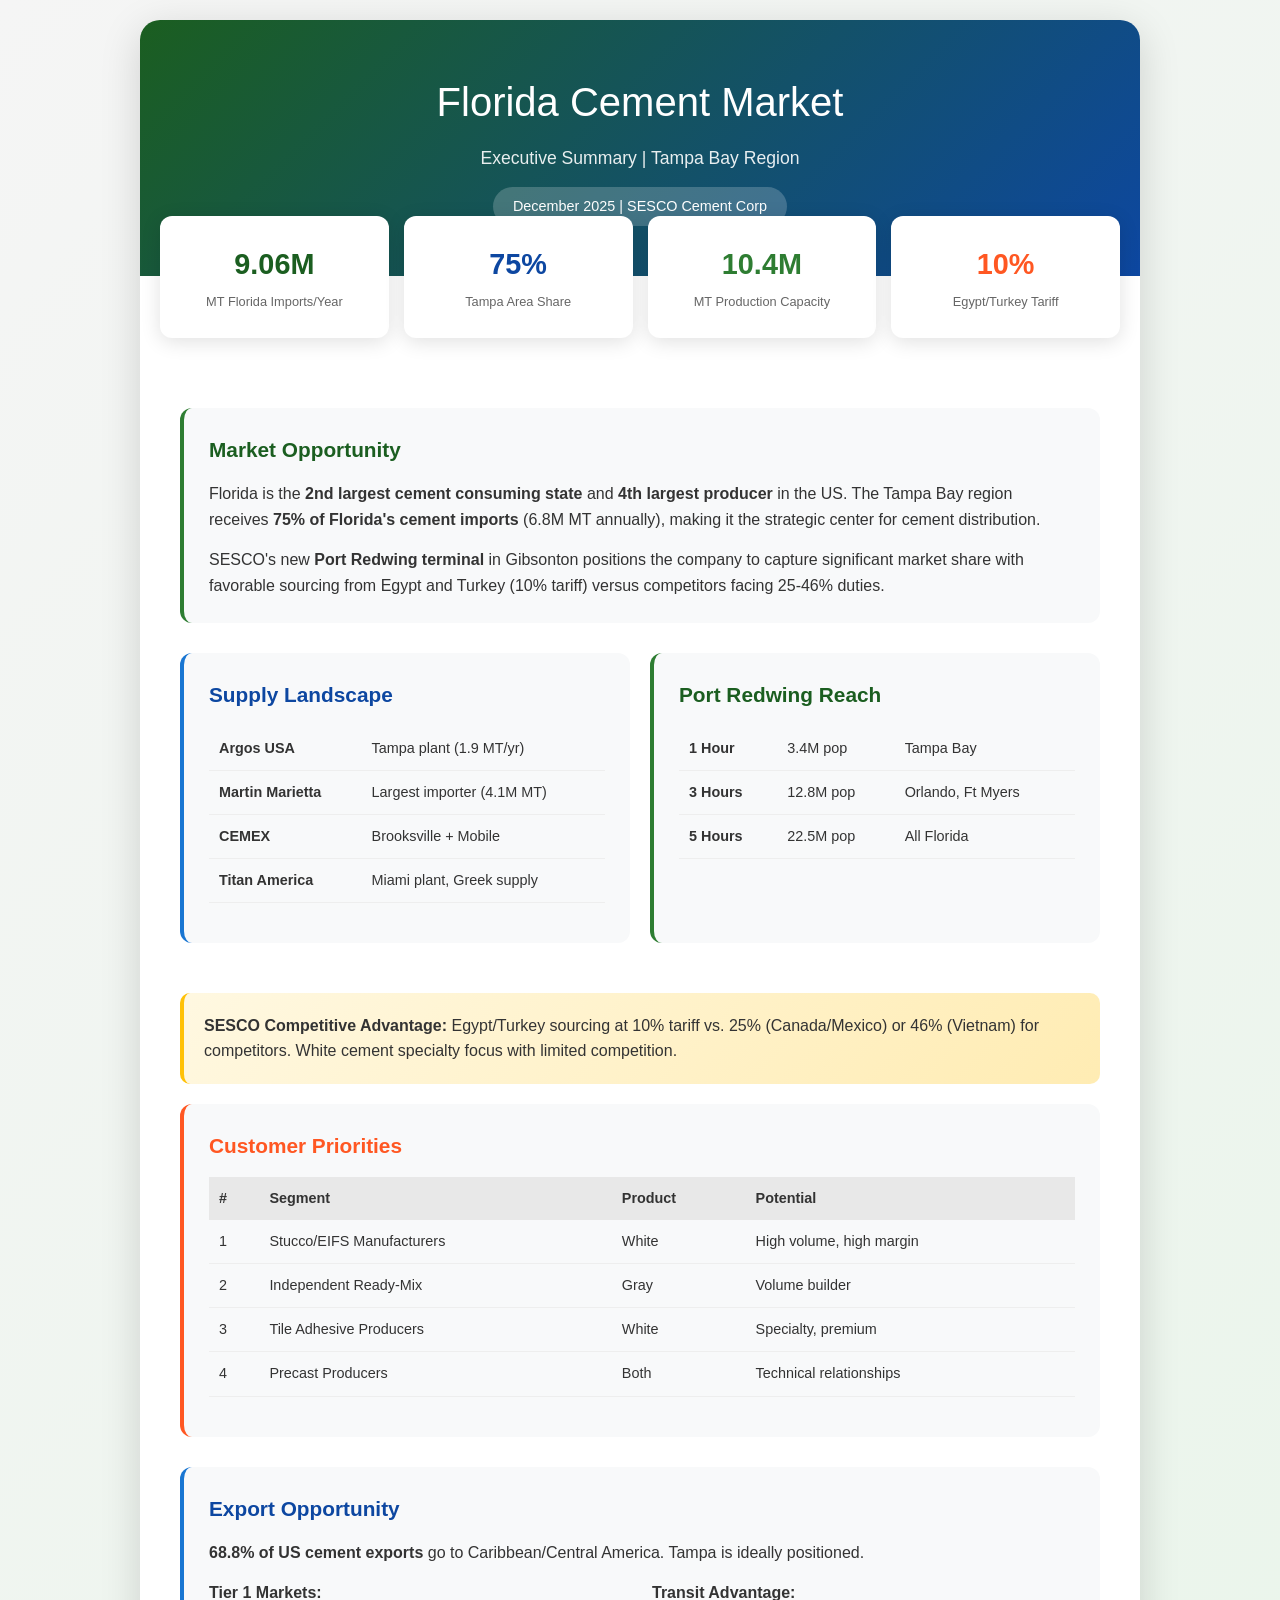
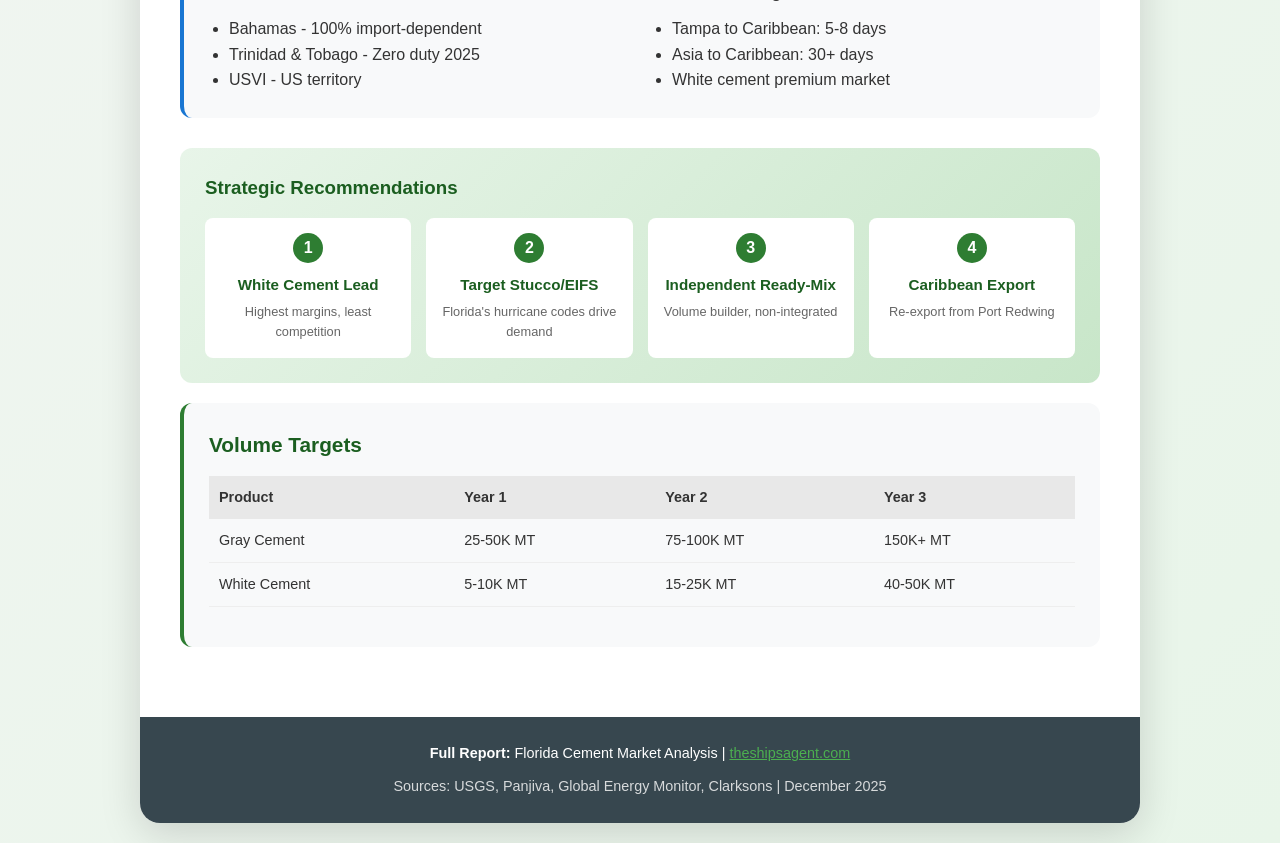
<file: tampa_cement/FLORIDA_CEMENT_EXECUTIVE_SUMMARY.html>
<!DOCTYPE html>
<html lang="en">
<head>
    <meta charset="UTF-8">
    <meta name="viewport" content="width=device-width, initial-scale=1.0">
    <title>Florida Cement Market | Executive Summary</title>
    <style>
        :root {
            --primary-dark: #1B5E20;
            --primary: #2E7D32;
            --primary-light: #4CAF50;
            --secondary-dark: #0D47A1;
            --secondary: #1976D2;
            --accent: #FF5722;
        }
        * { margin: 0; padding: 0; box-sizing: border-box; }
        body {
            font-family: 'Segoe UI', Tahoma, Geneva, Verdana, sans-serif;
            line-height: 1.6;
            color: #333;
            background: linear-gradient(135deg, #f5f5f5 0%, #e8f5e9 100%);
            min-height: 100vh;
            padding: 20px;
        }
        .container {
            max-width: 1000px;
            margin: 0 auto;
            background: white;
            border-radius: 20px;
            box-shadow: 0 10px 40px rgba(0,0,0,0.15);
            overflow: hidden;
        }
        .header {
            background: linear-gradient(135deg, var(--primary-dark) 0%, var(--secondary-dark) 100%);
            color: white;
            padding: 50px 40px;
            text-align: center;
        }
        .header h1 {
            font-size: 2.5rem;
            font-weight: 300;
            margin-bottom: 10px;
        }
        .header .badge {
            display: inline-block;
            background: rgba(255,255,255,0.2);
            padding: 8px 20px;
            border-radius: 30px;
            font-size: 0.9rem;
            margin-top: 15px;
        }
        .content { padding: 40px; }

        .hero-stats {
            display: grid;
            grid-template-columns: repeat(4, 1fr);
            gap: 15px;
            margin: -60px 20px 30px;
            position: relative;
            z-index: 10;
        }
        .hero-stat {
            background: white;
            padding: 25px 15px;
            border-radius: 12px;
            text-align: center;
            box-shadow: 0 4px 20px rgba(0,0,0,0.12);
        }
        .hero-stat .value {
            font-size: 1.8rem;
            font-weight: 700;
            color: var(--primary-dark);
        }
        .hero-stat:nth-child(2) .value { color: var(--secondary-dark); }
        .hero-stat:nth-child(3) .value { color: var(--primary); }
        .hero-stat:nth-child(4) .value { color: var(--accent); }
        .hero-stat .label {
            font-size: 0.8rem;
            color: #666;
            margin-top: 5px;
        }

        .section {
            margin-bottom: 30px;
            padding: 25px;
            background: #f8f9fa;
            border-radius: 12px;
            border-left: 4px solid var(--primary);
        }
        .section.blue { border-left-color: var(--secondary); }
        .section.orange { border-left-color: var(--accent); }
        .section h2 {
            color: var(--primary-dark);
            font-size: 1.3rem;
            margin-bottom: 15px;
        }
        .section.blue h2 { color: var(--secondary-dark); }
        .section.orange h2 { color: var(--accent); }

        table {
            width: 100%;
            border-collapse: collapse;
            margin: 15px 0;
            font-size: 0.9rem;
        }
        th {
            background: #e8e8e8;
            padding: 10px;
            text-align: left;
            font-weight: 600;
        }
        td {
            padding: 10px;
            border-bottom: 1px solid #eee;
        }

        .two-col {
            display: grid;
            grid-template-columns: 1fr 1fr;
            gap: 20px;
        }

        .highlight {
            background: linear-gradient(135deg, #fff8e1 0%, #ffecb3 100%);
            padding: 20px;
            border-radius: 10px;
            margin: 20px 0;
            border-left: 4px solid #FFC107;
        }

        .recommendations {
            background: linear-gradient(135deg, #e8f5e9 0%, #c8e6c9 100%);
            padding: 25px;
            border-radius: 12px;
            margin: 20px 0;
        }
        .recommendations h3 {
            color: var(--primary-dark);
            margin-bottom: 15px;
        }
        .rec-grid {
            display: grid;
            grid-template-columns: repeat(auto-fit, minmax(200px, 1fr));
            gap: 15px;
        }
        .rec-item {
            background: white;
            padding: 15px;
            border-radius: 8px;
            text-align: center;
        }
        .rec-item .num {
            width: 30px;
            height: 30px;
            background: var(--primary);
            color: white;
            border-radius: 50%;
            display: inline-flex;
            align-items: center;
            justify-content: center;
            font-weight: 700;
            margin-bottom: 10px;
        }
        .rec-item h4 {
            font-size: 0.95rem;
            color: var(--primary-dark);
            margin-bottom: 5px;
        }
        .rec-item p {
            font-size: 0.8rem;
            color: #666;
        }

        .footer {
            background: #37474F;
            color: white;
            padding: 25px;
            text-align: center;
            font-size: 0.9rem;
        }
        .footer a { color: var(--primary-light); }

        @media (max-width: 768px) {
            .hero-stats { grid-template-columns: repeat(2, 1fr); margin-top: -40px; }
            .two-col { grid-template-columns: 1fr; }
            .header h1 { font-size: 1.8rem; }
        }
    </style>
</head>
<body>
    <div class="container">
        <div class="header">
            <h1>Florida Cement Market</h1>
            <p style="opacity: 0.9; font-size: 1.1rem;">Executive Summary | Tampa Bay Region</p>
            <div class="badge">December 2025 | SESCO Cement Corp</div>
        </div>

        <div class="hero-stats">
            <div class="hero-stat">
                <div class="value">9.06M</div>
                <div class="label">MT Florida Imports/Year</div>
            </div>
            <div class="hero-stat">
                <div class="value">75%</div>
                <div class="label">Tampa Area Share</div>
            </div>
            <div class="hero-stat">
                <div class="value">10.4M</div>
                <div class="label">MT Production Capacity</div>
            </div>
            <div class="hero-stat">
                <div class="value">10%</div>
                <div class="label">Egypt/Turkey Tariff</div>
            </div>
        </div>

        <div class="content">
            <div class="section">
                <h2>Market Opportunity</h2>
                <p>Florida is the <strong>2nd largest cement consuming state</strong> and <strong>4th largest producer</strong> in the US. The Tampa Bay region receives <strong>75% of Florida's cement imports</strong> (6.8M MT annually), making it the strategic center for cement distribution.</p>
                <p style="margin-top: 15px;">SESCO's new <strong>Port Redwing terminal</strong> in Gibsonton positions the company to capture significant market share with favorable sourcing from Egypt and Turkey (10% tariff) versus competitors facing 25-46% duties.</p>
            </div>

            <div class="two-col">
                <div class="section blue">
                    <h2>Supply Landscape</h2>
                    <table>
                        <tr><td><strong>Argos USA</strong></td><td>Tampa plant (1.9 MT/yr)</td></tr>
                        <tr><td><strong>Martin Marietta</strong></td><td>Largest importer (4.1M MT)</td></tr>
                        <tr><td><strong>CEMEX</strong></td><td>Brooksville + Mobile</td></tr>
                        <tr><td><strong>Titan America</strong></td><td>Miami plant, Greek supply</td></tr>
                    </table>
                </div>
                <div class="section">
                    <h2>Port Redwing Reach</h2>
                    <table>
                        <tr><td><strong>1 Hour</strong></td><td>3.4M pop</td><td>Tampa Bay</td></tr>
                        <tr><td><strong>3 Hours</strong></td><td>12.8M pop</td><td>Orlando, Ft Myers</td></tr>
                        <tr><td><strong>5 Hours</strong></td><td>22.5M pop</td><td>All Florida</td></tr>
                    </table>
                </div>
            </div>

            <div class="highlight">
                <strong>SESCO Competitive Advantage:</strong> Egypt/Turkey sourcing at 10% tariff vs. 25% (Canada/Mexico) or 46% (Vietnam) for competitors. White cement specialty focus with limited competition.
            </div>

            <div class="section orange">
                <h2>Customer Priorities</h2>
                <table>
                    <thead>
                        <tr><th>#</th><th>Segment</th><th>Product</th><th>Potential</th></tr>
                    </thead>
                    <tbody>
                        <tr><td>1</td><td>Stucco/EIFS Manufacturers</td><td>White</td><td>High volume, high margin</td></tr>
                        <tr><td>2</td><td>Independent Ready-Mix</td><td>Gray</td><td>Volume builder</td></tr>
                        <tr><td>3</td><td>Tile Adhesive Producers</td><td>White</td><td>Specialty, premium</td></tr>
                        <tr><td>4</td><td>Precast Producers</td><td>Both</td><td>Technical relationships</td></tr>
                    </tbody>
                </table>
            </div>

            <div class="section blue">
                <h2>Export Opportunity</h2>
                <p><strong>68.8% of US cement exports</strong> go to Caribbean/Central America. Tampa is ideally positioned.</p>
                <div class="two-col" style="margin-top: 15px;">
                    <div>
                        <strong>Tier 1 Markets:</strong>
                        <ul style="margin-top: 10px; padding-left: 20px;">
                            <li>Bahamas - 100% import-dependent</li>
                            <li>Trinidad & Tobago - Zero duty 2025</li>
                            <li>USVI - US territory</li>
                        </ul>
                    </div>
                    <div>
                        <strong>Transit Advantage:</strong>
                        <ul style="margin-top: 10px; padding-left: 20px;">
                            <li>Tampa to Caribbean: 5-8 days</li>
                            <li>Asia to Caribbean: 30+ days</li>
                            <li>White cement premium market</li>
                        </ul>
                    </div>
                </div>
            </div>

            <div class="recommendations">
                <h3>Strategic Recommendations</h3>
                <div class="rec-grid">
                    <div class="rec-item">
                        <div class="num">1</div>
                        <h4>White Cement Lead</h4>
                        <p>Highest margins, least competition</p>
                    </div>
                    <div class="rec-item">
                        <div class="num">2</div>
                        <h4>Target Stucco/EIFS</h4>
                        <p>Florida's hurricane codes drive demand</p>
                    </div>
                    <div class="rec-item">
                        <div class="num">3</div>
                        <h4>Independent Ready-Mix</h4>
                        <p>Volume builder, non-integrated</p>
                    </div>
                    <div class="rec-item">
                        <div class="num">4</div>
                        <h4>Caribbean Export</h4>
                        <p>Re-export from Port Redwing</p>
                    </div>
                </div>
            </div>

            <div class="section">
                <h2>Volume Targets</h2>
                <table>
                    <thead>
                        <tr><th>Product</th><th>Year 1</th><th>Year 2</th><th>Year 3</th></tr>
                    </thead>
                    <tbody>
                        <tr><td>Gray Cement</td><td>25-50K MT</td><td>75-100K MT</td><td>150K+ MT</td></tr>
                        <tr><td>White Cement</td><td>5-10K MT</td><td>15-25K MT</td><td>40-50K MT</td></tr>
                    </tbody>
                </table>
            </div>
        </div>

        <div class="footer">
            <p><strong>Full Report:</strong> Florida Cement Market Analysis | <a href="https://theshipsagent.com">theshipsagent.com</a></p>
            <p style="margin-top: 10px; opacity: 0.8;">Sources: USGS, Panjiva, Global Energy Monitor, Clarksons | December 2025</p>
        </div>
    </div>
</body>
</html>
</file>
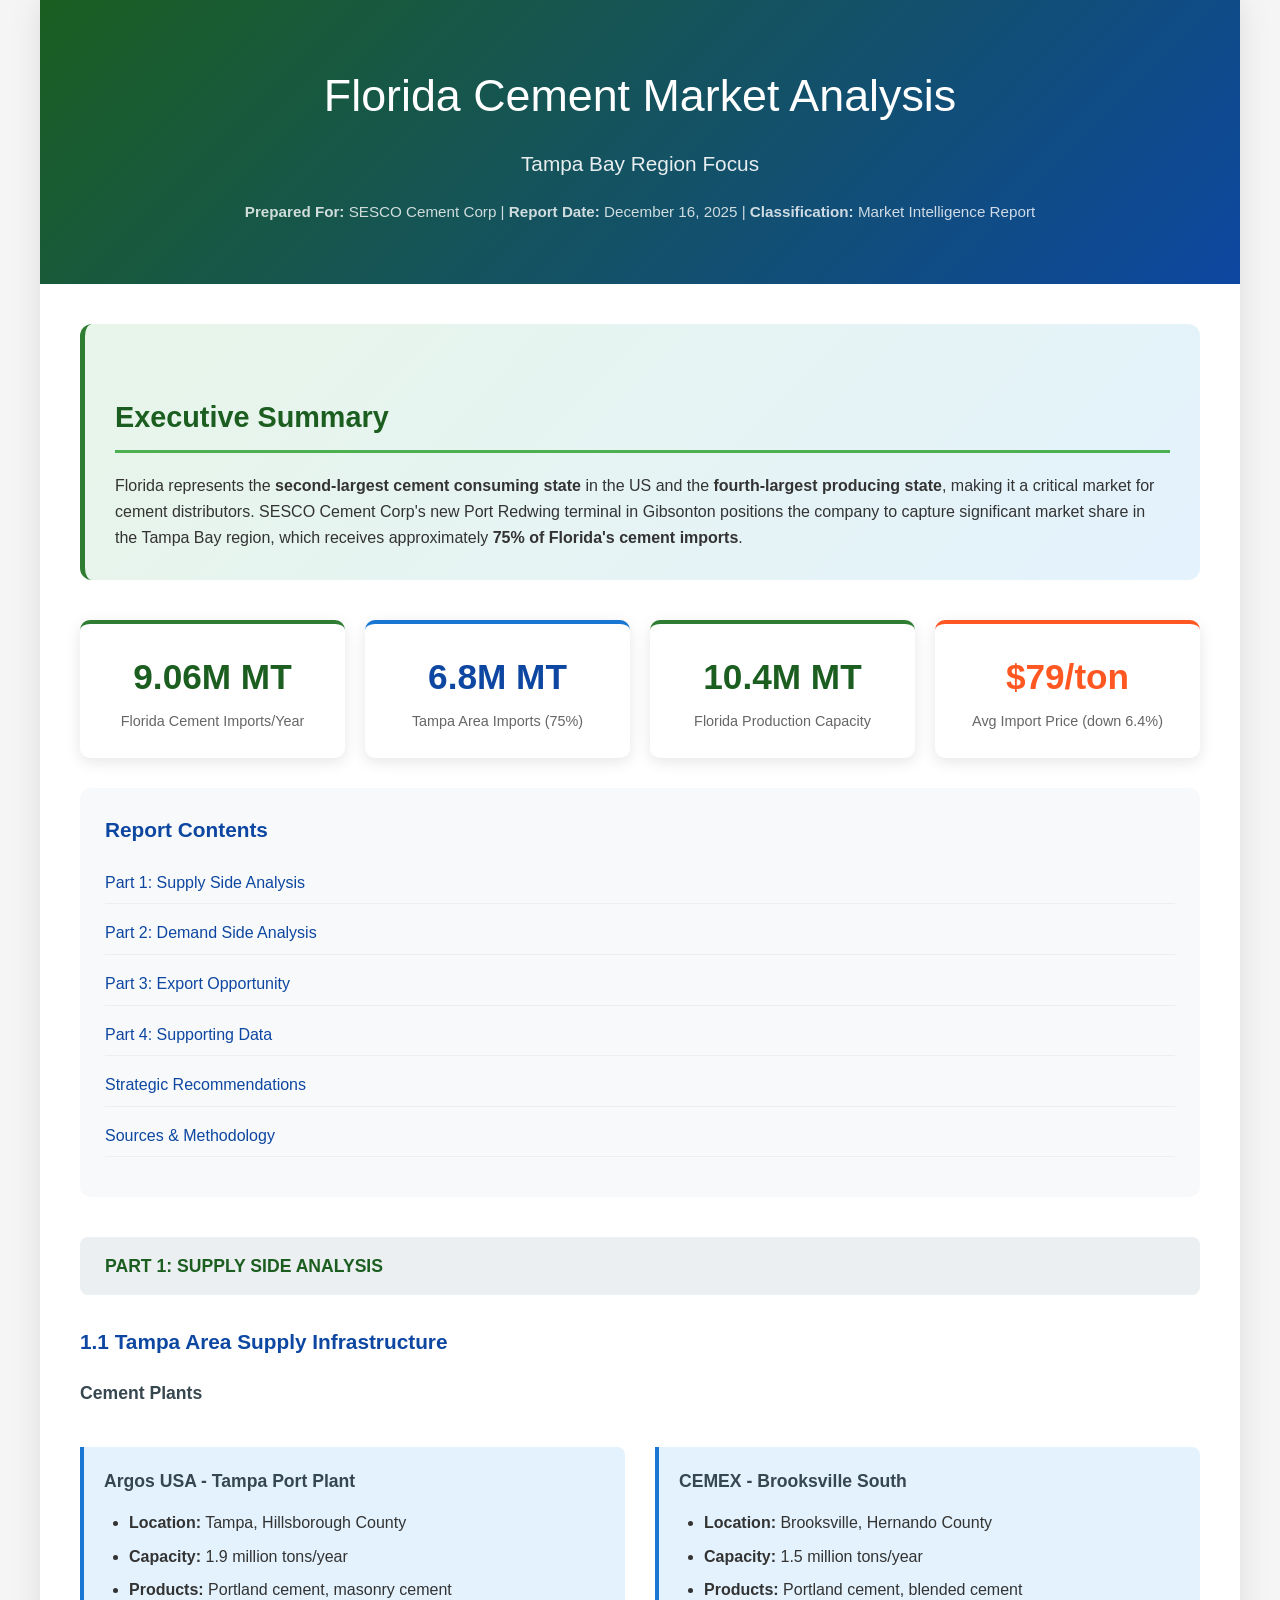
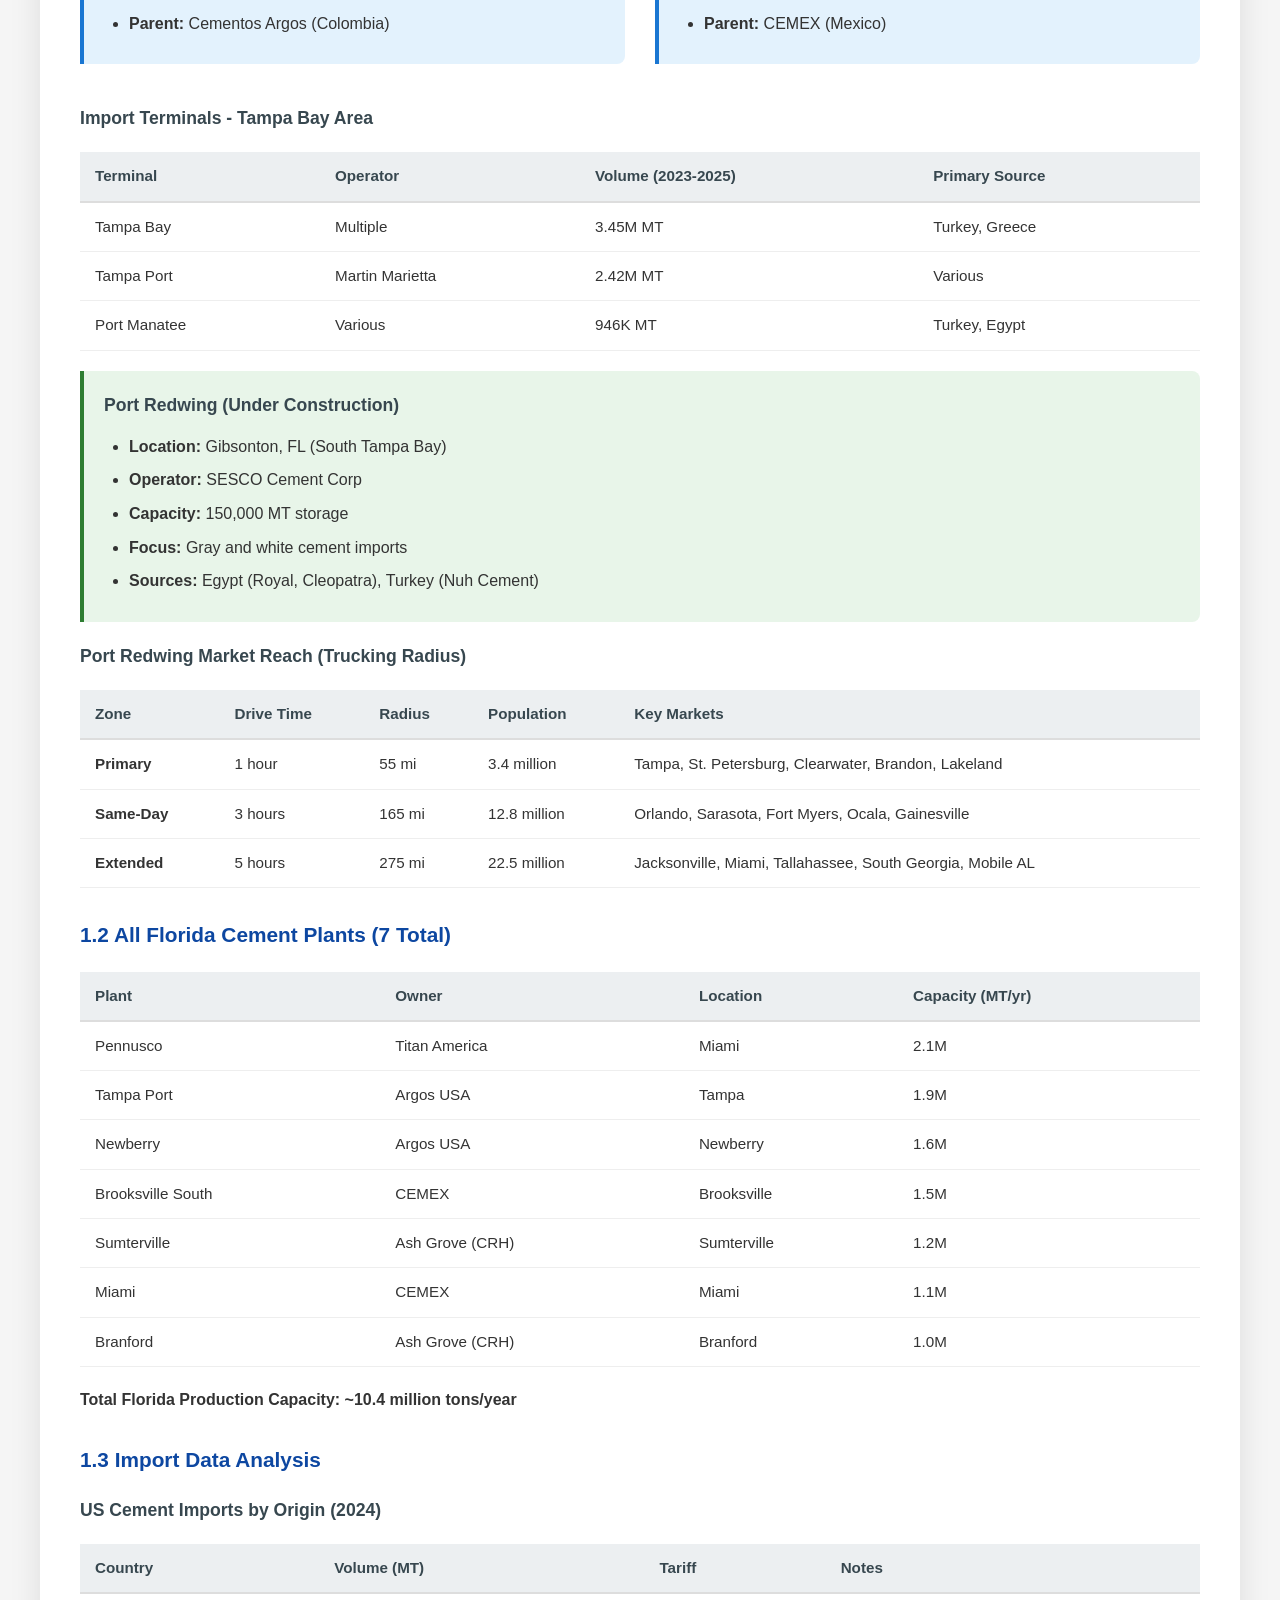
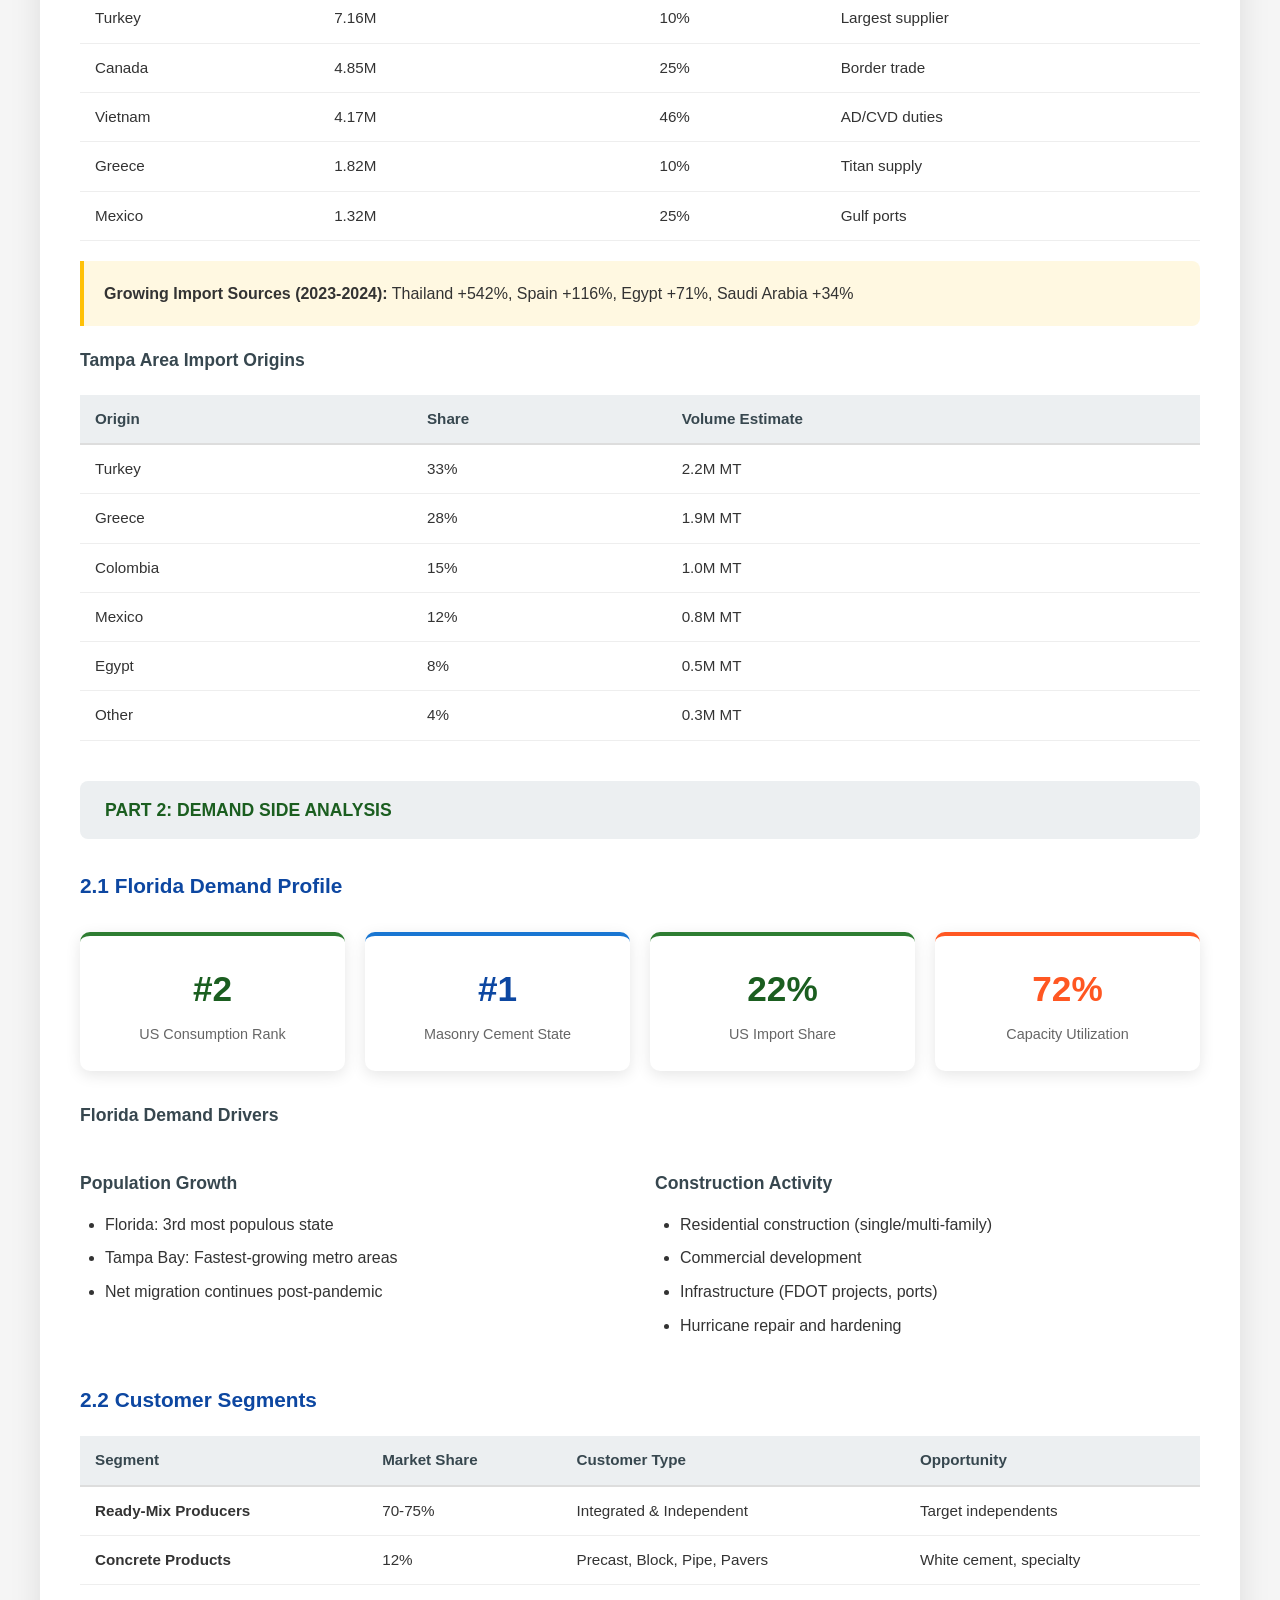
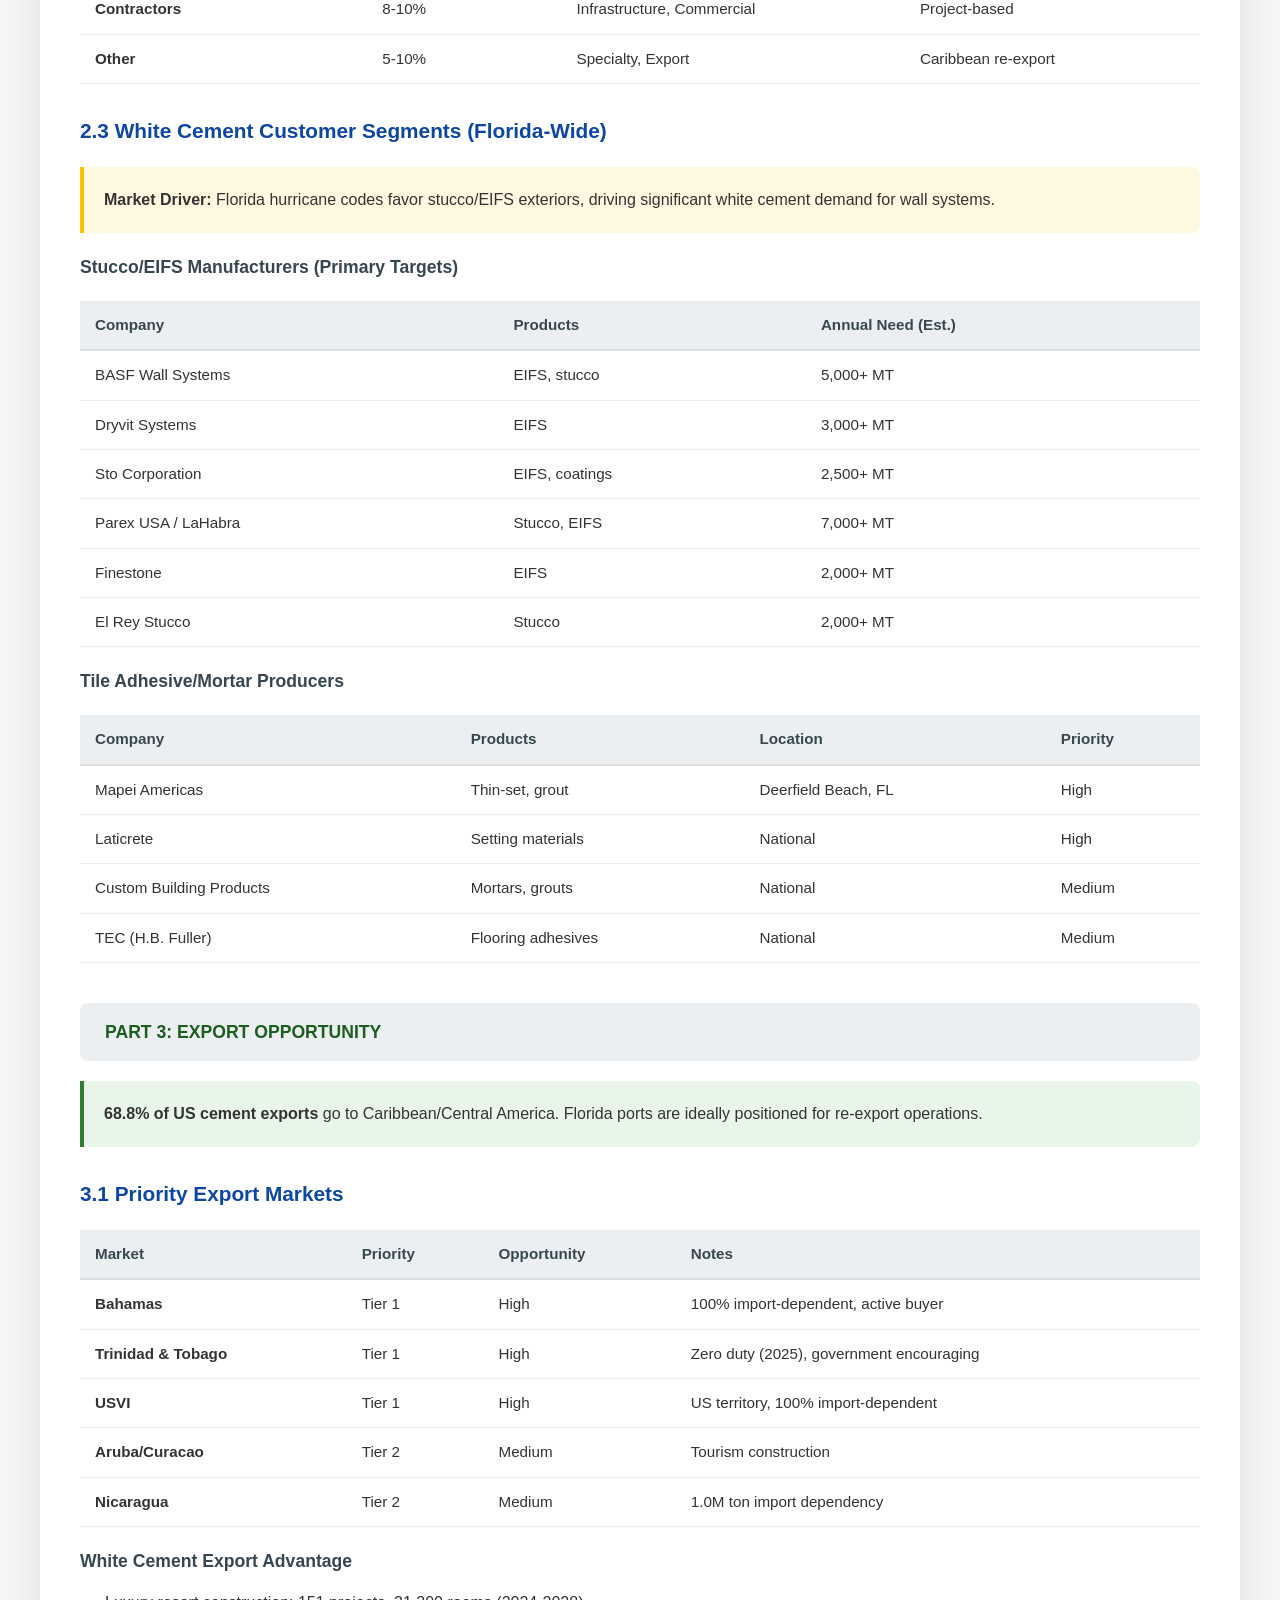
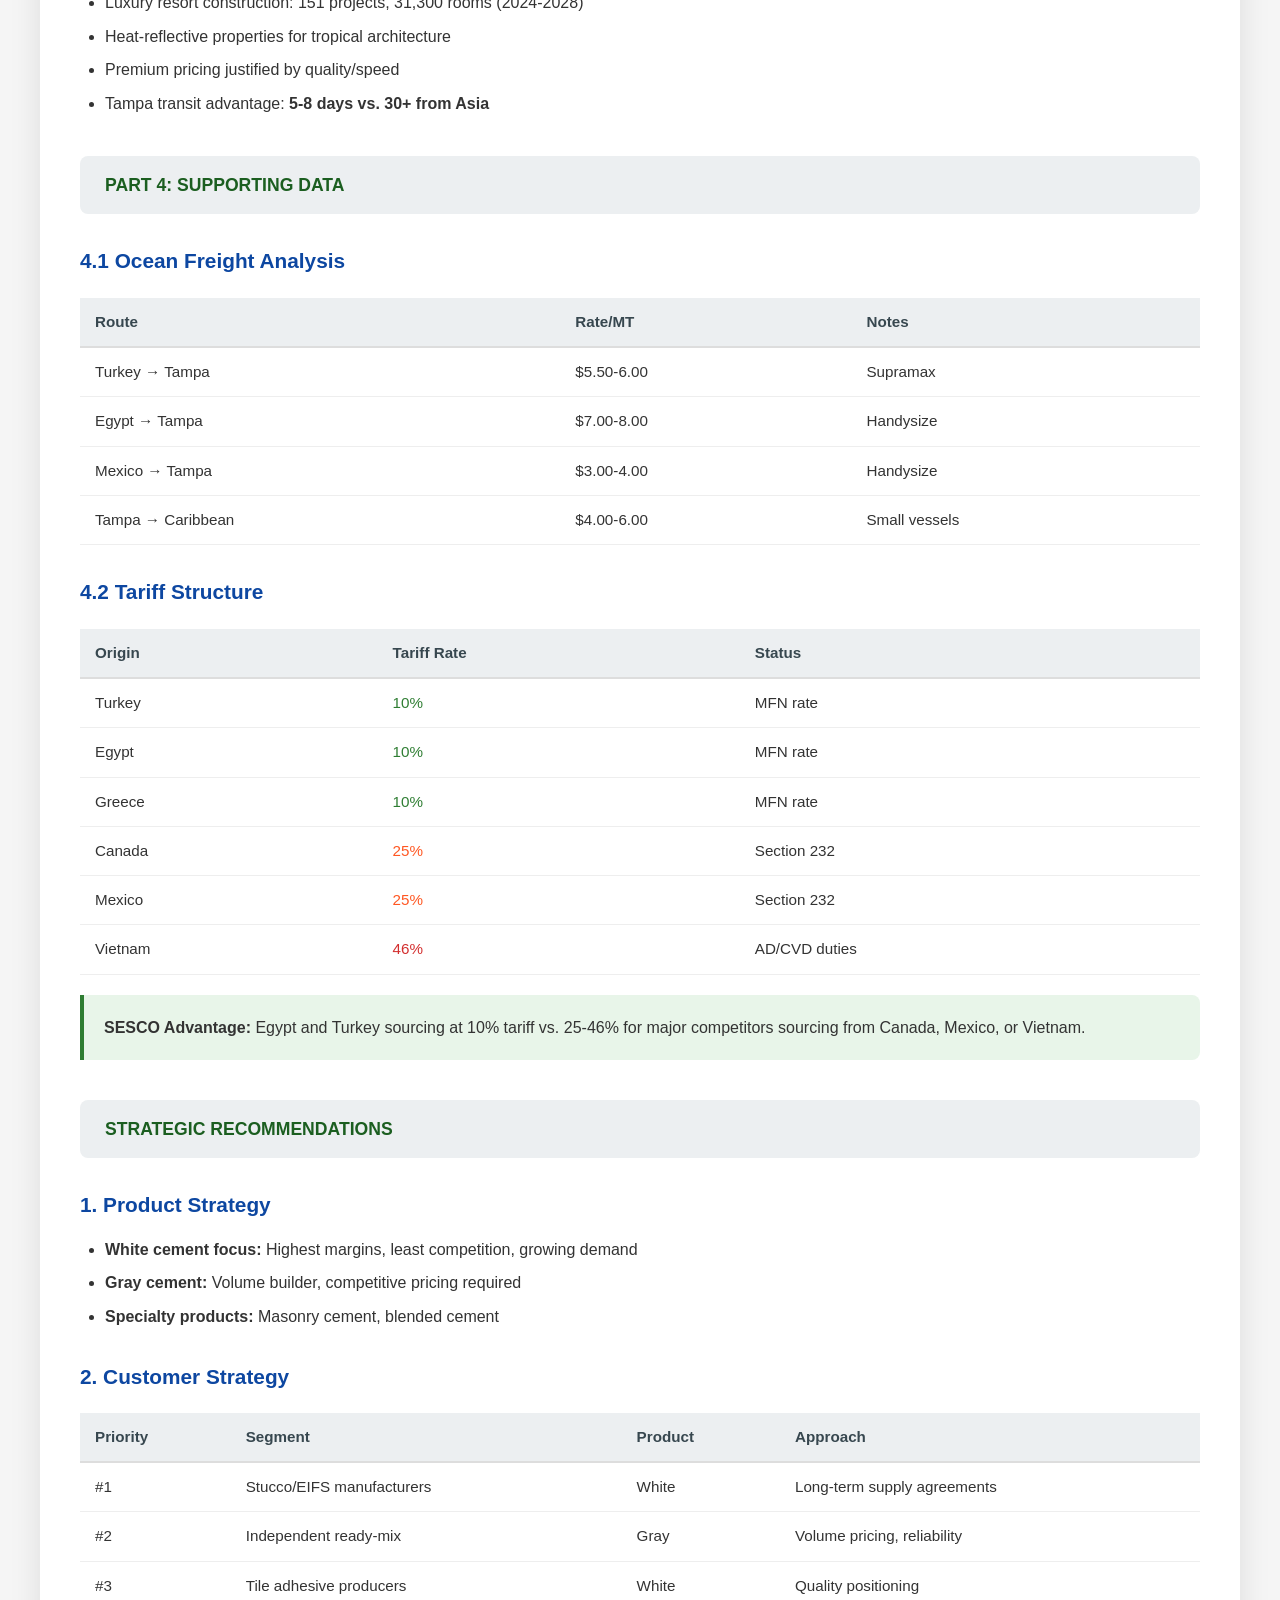
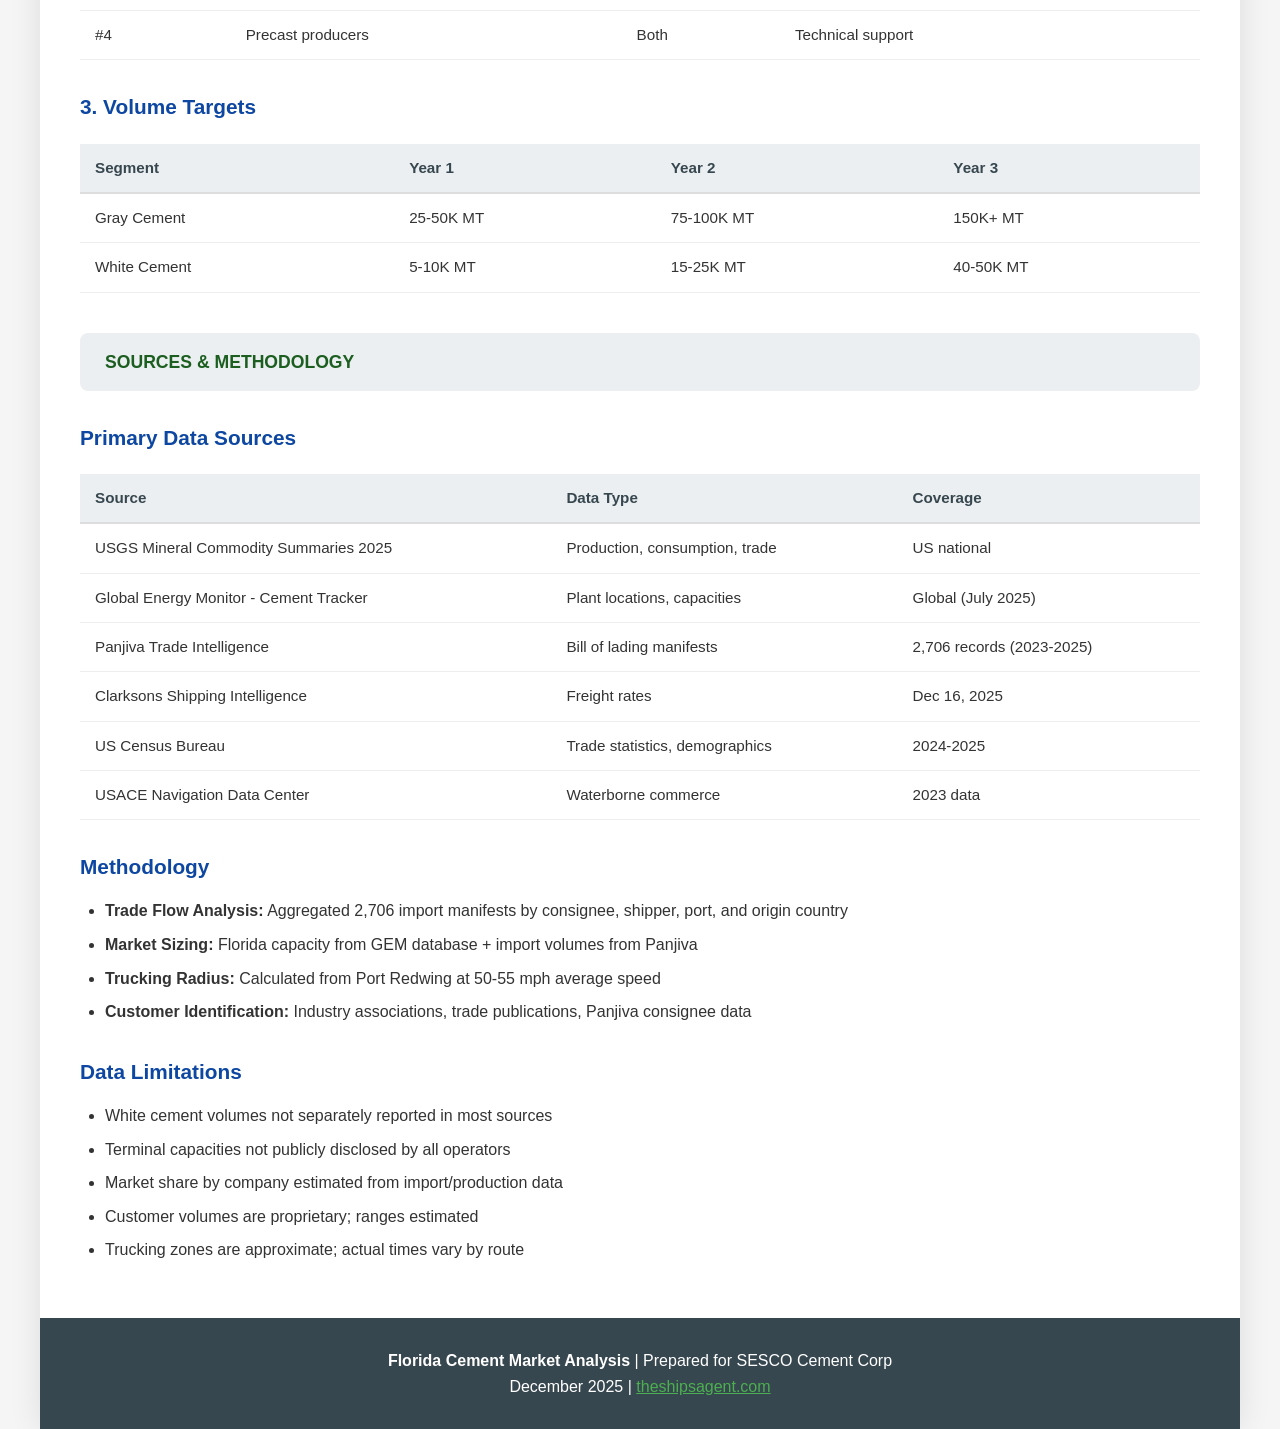
<file: tampa_cement/FLORIDA_CEMENT_MARKET_REPORT.html>
<!DOCTYPE html>
<html lang="en">
<head>
    <meta charset="UTF-8">
    <meta name="viewport" content="width=device-width, initial-scale=1.0">
    <title>Florida Cement Market Analysis | Tampa Bay Region</title>
    <style>
        :root {
            --primary-dark: #1B5E20;
            --primary: #2E7D32;
            --primary-light: #4CAF50;
            --secondary-dark: #0D47A1;
            --secondary: #1976D2;
            --accent: #FF5722;
            --neutral-dark: #37474F;
            --neutral-light: #ECEFF1;
        }
        * { margin: 0; padding: 0; box-sizing: border-box; }
        body {
            font-family: 'Segoe UI', Tahoma, Geneva, Verdana, sans-serif;
            line-height: 1.6;
            color: #333;
            background: #f5f5f5;
        }
        .container {
            max-width: 1200px;
            margin: 0 auto;
            background: white;
            box-shadow: 0 0 30px rgba(0,0,0,0.1);
        }
        .header {
            background: linear-gradient(135deg, var(--primary-dark) 0%, var(--secondary-dark) 100%);
            color: white;
            padding: 60px 40px;
            text-align: center;
        }
        .header h1 {
            font-size: 2.8rem;
            font-weight: 300;
            margin-bottom: 15px;
        }
        .header .subtitle {
            font-size: 1.3rem;
            opacity: 0.9;
            margin-bottom: 20px;
        }
        .header .meta {
            font-size: 0.95rem;
            opacity: 0.8;
        }
        .content {
            padding: 40px;
        }
        .executive-summary {
            background: linear-gradient(135deg, #e8f5e9 0%, #e3f2fd 100%);
            padding: 30px;
            border-radius: 12px;
            margin-bottom: 40px;
            border-left: 5px solid var(--primary);
        }
        .executive-summary h2 {
            color: var(--primary-dark);
            margin-bottom: 20px;
        }
        .key-stats {
            display: grid;
            grid-template-columns: repeat(auto-fit, minmax(200px, 1fr));
            gap: 20px;
            margin: 30px 0;
        }
        .stat-card {
            background: white;
            padding: 25px;
            border-radius: 10px;
            text-align: center;
            box-shadow: 0 4px 15px rgba(0,0,0,0.1);
            border-top: 4px solid var(--primary);
        }
        .stat-card.blue { border-top-color: var(--secondary); }
        .stat-card.orange { border-top-color: var(--accent); }
        .stat-card .value {
            font-size: 2.2rem;
            font-weight: 700;
            color: var(--primary-dark);
        }
        .stat-card.blue .value { color: var(--secondary-dark); }
        .stat-card.orange .value { color: var(--accent); }
        .stat-card .label {
            font-size: 0.9rem;
            color: #666;
            margin-top: 5px;
        }
        h2 {
            color: var(--primary-dark);
            font-size: 1.8rem;
            margin: 40px 0 20px;
            padding-bottom: 10px;
            border-bottom: 3px solid var(--primary-light);
        }
        h3 {
            color: var(--secondary-dark);
            font-size: 1.3rem;
            margin: 30px 0 15px;
        }
        h4 {
            color: var(--neutral-dark);
            font-size: 1.1rem;
            margin: 20px 0 10px;
        }
        table {
            width: 100%;
            border-collapse: collapse;
            margin: 20px 0;
            font-size: 0.95rem;
        }
        th {
            background: var(--neutral-light);
            padding: 12px 15px;
            text-align: left;
            font-weight: 600;
            color: var(--neutral-dark);
            border-bottom: 2px solid #ddd;
        }
        td {
            padding: 12px 15px;
            border-bottom: 1px solid #eee;
        }
        tr:hover { background: #f9f9f9; }
        .highlight-box {
            background: #fff8e1;
            border-left: 4px solid #FFC107;
            padding: 20px;
            margin: 20px 0;
            border-radius: 0 8px 8px 0;
        }
        .info-box {
            background: #e3f2fd;
            border-left: 4px solid var(--secondary);
            padding: 20px;
            margin: 20px 0;
            border-radius: 0 8px 8px 0;
        }
        .success-box {
            background: #e8f5e9;
            border-left: 4px solid var(--primary);
            padding: 20px;
            margin: 20px 0;
            border-radius: 0 8px 8px 0;
        }
        ul, ol {
            margin: 15px 0 15px 25px;
        }
        li { margin-bottom: 8px; }
        .two-column {
            display: grid;
            grid-template-columns: repeat(auto-fit, minmax(300px, 1fr));
            gap: 30px;
            margin: 20px 0;
        }
        .section-part {
            background: var(--neutral-light);
            color: var(--primary-dark);
            padding: 15px 25px;
            font-size: 1.1rem;
            font-weight: 600;
            margin: 40px 0 20px;
            border-radius: 8px;
        }
        .footer {
            background: var(--neutral-dark);
            color: white;
            padding: 30px 40px;
            text-align: center;
        }
        .footer a { color: var(--primary-light); }
        .toc {
            background: #f8f9fa;
            padding: 25px;
            border-radius: 10px;
            margin-bottom: 30px;
        }
        .toc h3 { margin-top: 0; }
        .toc ul { list-style: none; margin-left: 0; }
        .toc li { padding: 8px 0; border-bottom: 1px solid #eee; }
        .toc a { color: var(--secondary-dark); text-decoration: none; }
        .toc a:hover { color: var(--primary); }
        @media print {
            .container { box-shadow: none; }
            .header { padding: 30px; }
            h2 { page-break-after: avoid; }
            table { page-break-inside: avoid; }
        }
    </style>
</head>
<body>
    <div class="container">
        <div class="header">
            <h1>Florida Cement Market Analysis</h1>
            <div class="subtitle">Tampa Bay Region Focus</div>
            <div class="meta">
                <strong>Prepared For:</strong> SESCO Cement Corp |
                <strong>Report Date:</strong> December 16, 2025 |
                <strong>Classification:</strong> Market Intelligence Report
            </div>
        </div>

        <div class="content">
            <!-- Executive Summary -->
            <div class="executive-summary">
                <h2>Executive Summary</h2>
                <p>Florida represents the <strong>second-largest cement consuming state</strong> in the US and the <strong>fourth-largest producing state</strong>, making it a critical market for cement distributors. SESCO Cement Corp's new Port Redwing terminal in Gibsonton positions the company to capture significant market share in the Tampa Bay region, which receives approximately <strong>75% of Florida's cement imports</strong>.</p>
            </div>

            <div class="key-stats">
                <div class="stat-card">
                    <div class="value">9.06M MT</div>
                    <div class="label">Florida Cement Imports/Year</div>
                </div>
                <div class="stat-card blue">
                    <div class="value">6.8M MT</div>
                    <div class="label">Tampa Area Imports (75%)</div>
                </div>
                <div class="stat-card">
                    <div class="value">10.4M MT</div>
                    <div class="label">Florida Production Capacity</div>
                </div>
                <div class="stat-card orange">
                    <div class="value">$79/ton</div>
                    <div class="label">Avg Import Price (down 6.4%)</div>
                </div>
            </div>

            <!-- Table of Contents -->
            <div class="toc">
                <h3>Report Contents</h3>
                <ul>
                    <li><a href="#part1">Part 1: Supply Side Analysis</a></li>
                    <li><a href="#part2">Part 2: Demand Side Analysis</a></li>
                    <li><a href="#part3">Part 3: Export Opportunity</a></li>
                    <li><a href="#part4">Part 4: Supporting Data</a></li>
                    <li><a href="#recommendations">Strategic Recommendations</a></li>
                    <li><a href="#sources">Sources & Methodology</a></li>
                </ul>
            </div>

            <!-- PART 1: SUPPLY SIDE -->
            <div class="section-part" id="part1">PART 1: SUPPLY SIDE ANALYSIS</div>

            <h3>1.1 Tampa Area Supply Infrastructure</h3>

            <h4>Cement Plants</h4>
            <div class="two-column">
                <div class="info-box">
                    <h4 style="margin-top:0;">Argos USA - Tampa Port Plant</h4>
                    <ul style="margin-bottom:0;">
                        <li><strong>Location:</strong> Tampa, Hillsborough County</li>
                        <li><strong>Capacity:</strong> 1.9 million tons/year</li>
                        <li><strong>Products:</strong> Portland cement, masonry cement</li>
                        <li><strong>Parent:</strong> Cementos Argos (Colombia)</li>
                    </ul>
                </div>
                <div class="info-box">
                    <h4 style="margin-top:0;">CEMEX - Brooksville South</h4>
                    <ul style="margin-bottom:0;">
                        <li><strong>Location:</strong> Brooksville, Hernando County</li>
                        <li><strong>Capacity:</strong> 1.5 million tons/year</li>
                        <li><strong>Products:</strong> Portland cement, blended cement</li>
                        <li><strong>Parent:</strong> CEMEX (Mexico)</li>
                    </ul>
                </div>
            </div>

            <h4>Import Terminals - Tampa Bay Area</h4>
            <table>
                <thead>
                    <tr><th>Terminal</th><th>Operator</th><th>Volume (2023-2025)</th><th>Primary Source</th></tr>
                </thead>
                <tbody>
                    <tr><td>Tampa Bay</td><td>Multiple</td><td>3.45M MT</td><td>Turkey, Greece</td></tr>
                    <tr><td>Tampa Port</td><td>Martin Marietta</td><td>2.42M MT</td><td>Various</td></tr>
                    <tr><td>Port Manatee</td><td>Various</td><td>946K MT</td><td>Turkey, Egypt</td></tr>
                </tbody>
            </table>

            <div class="success-box">
                <h4 style="margin-top:0;">Port Redwing (Under Construction)</h4>
                <ul style="margin-bottom:0;">
                    <li><strong>Location:</strong> Gibsonton, FL (South Tampa Bay)</li>
                    <li><strong>Operator:</strong> SESCO Cement Corp</li>
                    <li><strong>Capacity:</strong> 150,000 MT storage</li>
                    <li><strong>Focus:</strong> Gray and white cement imports</li>
                    <li><strong>Sources:</strong> Egypt (Royal, Cleopatra), Turkey (Nuh Cement)</li>
                </ul>
            </div>

            <h4>Port Redwing Market Reach (Trucking Radius)</h4>
            <table>
                <thead>
                    <tr><th>Zone</th><th>Drive Time</th><th>Radius</th><th>Population</th><th>Key Markets</th></tr>
                </thead>
                <tbody>
                    <tr><td><strong>Primary</strong></td><td>1 hour</td><td>55 mi</td><td>3.4 million</td><td>Tampa, St. Petersburg, Clearwater, Brandon, Lakeland</td></tr>
                    <tr><td><strong>Same-Day</strong></td><td>3 hours</td><td>165 mi</td><td>12.8 million</td><td>Orlando, Sarasota, Fort Myers, Ocala, Gainesville</td></tr>
                    <tr><td><strong>Extended</strong></td><td>5 hours</td><td>275 mi</td><td>22.5 million</td><td>Jacksonville, Miami, Tallahassee, South Georgia, Mobile AL</td></tr>
                </tbody>
            </table>

            <h3>1.2 All Florida Cement Plants (7 Total)</h3>
            <table>
                <thead>
                    <tr><th>Plant</th><th>Owner</th><th>Location</th><th>Capacity (MT/yr)</th></tr>
                </thead>
                <tbody>
                    <tr><td>Pennusco</td><td>Titan America</td><td>Miami</td><td>2.1M</td></tr>
                    <tr><td>Tampa Port</td><td>Argos USA</td><td>Tampa</td><td>1.9M</td></tr>
                    <tr><td>Newberry</td><td>Argos USA</td><td>Newberry</td><td>1.6M</td></tr>
                    <tr><td>Brooksville South</td><td>CEMEX</td><td>Brooksville</td><td>1.5M</td></tr>
                    <tr><td>Sumterville</td><td>Ash Grove (CRH)</td><td>Sumterville</td><td>1.2M</td></tr>
                    <tr><td>Miami</td><td>CEMEX</td><td>Miami</td><td>1.1M</td></tr>
                    <tr><td>Branford</td><td>Ash Grove (CRH)</td><td>Branford</td><td>1.0M</td></tr>
                </tbody>
            </table>
            <p><strong>Total Florida Production Capacity: ~10.4 million tons/year</strong></p>

            <h3>1.3 Import Data Analysis</h3>

            <h4>US Cement Imports by Origin (2024)</h4>
            <table>
                <thead>
                    <tr><th>Country</th><th>Volume (MT)</th><th>Tariff</th><th>Notes</th></tr>
                </thead>
                <tbody>
                    <tr><td>Turkey</td><td>7.16M</td><td>10%</td><td>Largest supplier</td></tr>
                    <tr><td>Canada</td><td>4.85M</td><td>25%</td><td>Border trade</td></tr>
                    <tr><td>Vietnam</td><td>4.17M</td><td>46%</td><td>AD/CVD duties</td></tr>
                    <tr><td>Greece</td><td>1.82M</td><td>10%</td><td>Titan supply</td></tr>
                    <tr><td>Mexico</td><td>1.32M</td><td>25%</td><td>Gulf ports</td></tr>
                </tbody>
            </table>

            <div class="highlight-box">
                <strong>Growing Import Sources (2023-2024):</strong> Thailand +542%, Spain +116%, Egypt +71%, Saudi Arabia +34%
            </div>

            <h4>Tampa Area Import Origins</h4>
            <table>
                <thead>
                    <tr><th>Origin</th><th>Share</th><th>Volume Estimate</th></tr>
                </thead>
                <tbody>
                    <tr><td>Turkey</td><td>33%</td><td>2.2M MT</td></tr>
                    <tr><td>Greece</td><td>28%</td><td>1.9M MT</td></tr>
                    <tr><td>Colombia</td><td>15%</td><td>1.0M MT</td></tr>
                    <tr><td>Mexico</td><td>12%</td><td>0.8M MT</td></tr>
                    <tr><td>Egypt</td><td>8%</td><td>0.5M MT</td></tr>
                    <tr><td>Other</td><td>4%</td><td>0.3M MT</td></tr>
                </tbody>
            </table>

            <!-- PART 2: DEMAND SIDE -->
            <div class="section-part" id="part2">PART 2: DEMAND SIDE ANALYSIS</div>

            <h3>2.1 Florida Demand Profile</h3>
            <div class="key-stats">
                <div class="stat-card">
                    <div class="value">#2</div>
                    <div class="label">US Consumption Rank</div>
                </div>
                <div class="stat-card blue">
                    <div class="value">#1</div>
                    <div class="label">Masonry Cement State</div>
                </div>
                <div class="stat-card">
                    <div class="value">22%</div>
                    <div class="label">US Import Share</div>
                </div>
                <div class="stat-card orange">
                    <div class="value">72%</div>
                    <div class="label">Capacity Utilization</div>
                </div>
            </div>

            <h4>Florida Demand Drivers</h4>
            <div class="two-column">
                <div>
                    <h4>Population Growth</h4>
                    <ul>
                        <li>Florida: 3rd most populous state</li>
                        <li>Tampa Bay: Fastest-growing metro areas</li>
                        <li>Net migration continues post-pandemic</li>
                    </ul>
                </div>
                <div>
                    <h4>Construction Activity</h4>
                    <ul>
                        <li>Residential construction (single/multi-family)</li>
                        <li>Commercial development</li>
                        <li>Infrastructure (FDOT projects, ports)</li>
                        <li>Hurricane repair and hardening</li>
                    </ul>
                </div>
            </div>

            <h3>2.2 Customer Segments</h3>
            <table>
                <thead>
                    <tr><th>Segment</th><th>Market Share</th><th>Customer Type</th><th>Opportunity</th></tr>
                </thead>
                <tbody>
                    <tr><td><strong>Ready-Mix Producers</strong></td><td>70-75%</td><td>Integrated & Independent</td><td>Target independents</td></tr>
                    <tr><td><strong>Concrete Products</strong></td><td>12%</td><td>Precast, Block, Pipe, Pavers</td><td>White cement, specialty</td></tr>
                    <tr><td><strong>Contractors</strong></td><td>8-10%</td><td>Infrastructure, Commercial</td><td>Project-based</td></tr>
                    <tr><td><strong>Other</strong></td><td>5-10%</td><td>Specialty, Export</td><td>Caribbean re-export</td></tr>
                </tbody>
            </table>

            <h3>2.3 White Cement Customer Segments (Florida-Wide)</h3>
            <div class="highlight-box">
                <strong>Market Driver:</strong> Florida hurricane codes favor stucco/EIFS exteriors, driving significant white cement demand for wall systems.
            </div>

            <h4>Stucco/EIFS Manufacturers (Primary Targets)</h4>
            <table>
                <thead>
                    <tr><th>Company</th><th>Products</th><th>Annual Need (Est.)</th></tr>
                </thead>
                <tbody>
                    <tr><td>BASF Wall Systems</td><td>EIFS, stucco</td><td>5,000+ MT</td></tr>
                    <tr><td>Dryvit Systems</td><td>EIFS</td><td>3,000+ MT</td></tr>
                    <tr><td>Sto Corporation</td><td>EIFS, coatings</td><td>2,500+ MT</td></tr>
                    <tr><td>Parex USA / LaHabra</td><td>Stucco, EIFS</td><td>7,000+ MT</td></tr>
                    <tr><td>Finestone</td><td>EIFS</td><td>2,000+ MT</td></tr>
                    <tr><td>El Rey Stucco</td><td>Stucco</td><td>2,000+ MT</td></tr>
                </tbody>
            </table>

            <h4>Tile Adhesive/Mortar Producers</h4>
            <table>
                <thead>
                    <tr><th>Company</th><th>Products</th><th>Location</th><th>Priority</th></tr>
                </thead>
                <tbody>
                    <tr><td>Mapei Americas</td><td>Thin-set, grout</td><td>Deerfield Beach, FL</td><td>High</td></tr>
                    <tr><td>Laticrete</td><td>Setting materials</td><td>National</td><td>High</td></tr>
                    <tr><td>Custom Building Products</td><td>Mortars, grouts</td><td>National</td><td>Medium</td></tr>
                    <tr><td>TEC (H.B. Fuller)</td><td>Flooring adhesives</td><td>National</td><td>Medium</td></tr>
                </tbody>
            </table>

            <!-- PART 3: EXPORT -->
            <div class="section-part" id="part3">PART 3: EXPORT OPPORTUNITY</div>

            <div class="success-box">
                <strong>68.8% of US cement exports</strong> go to Caribbean/Central America. Florida ports are ideally positioned for re-export operations.
            </div>

            <h3>3.1 Priority Export Markets</h3>
            <table>
                <thead>
                    <tr><th>Market</th><th>Priority</th><th>Opportunity</th><th>Notes</th></tr>
                </thead>
                <tbody>
                    <tr><td><strong>Bahamas</strong></td><td>Tier 1</td><td>High</td><td>100% import-dependent, active buyer</td></tr>
                    <tr><td><strong>Trinidad & Tobago</strong></td><td>Tier 1</td><td>High</td><td>Zero duty (2025), government encouraging</td></tr>
                    <tr><td><strong>USVI</strong></td><td>Tier 1</td><td>High</td><td>US territory, 100% import-dependent</td></tr>
                    <tr><td><strong>Aruba/Curacao</strong></td><td>Tier 2</td><td>Medium</td><td>Tourism construction</td></tr>
                    <tr><td><strong>Nicaragua</strong></td><td>Tier 2</td><td>Medium</td><td>1.0M ton import dependency</td></tr>
                </tbody>
            </table>

            <h4>White Cement Export Advantage</h4>
            <ul>
                <li>Luxury resort construction: 151 projects, 31,300 rooms (2024-2028)</li>
                <li>Heat-reflective properties for tropical architecture</li>
                <li>Premium pricing justified by quality/speed</li>
                <li>Tampa transit advantage: <strong>5-8 days vs. 30+ from Asia</strong></li>
            </ul>

            <!-- PART 4: SUPPORTING DATA -->
            <div class="section-part" id="part4">PART 4: SUPPORTING DATA</div>

            <h3>4.1 Ocean Freight Analysis</h3>
            <table>
                <thead>
                    <tr><th>Route</th><th>Rate/MT</th><th>Notes</th></tr>
                </thead>
                <tbody>
                    <tr><td>Turkey &rarr; Tampa</td><td>$5.50-6.00</td><td>Supramax</td></tr>
                    <tr><td>Egypt &rarr; Tampa</td><td>$7.00-8.00</td><td>Handysize</td></tr>
                    <tr><td>Mexico &rarr; Tampa</td><td>$3.00-4.00</td><td>Handysize</td></tr>
                    <tr><td>Tampa &rarr; Caribbean</td><td>$4.00-6.00</td><td>Small vessels</td></tr>
                </tbody>
            </table>

            <h3>4.2 Tariff Structure</h3>
            <table>
                <thead>
                    <tr><th>Origin</th><th>Tariff Rate</th><th>Status</th></tr>
                </thead>
                <tbody>
                    <tr><td>Turkey</td><td style="color: var(--primary);">10%</td><td>MFN rate</td></tr>
                    <tr><td>Egypt</td><td style="color: var(--primary);">10%</td><td>MFN rate</td></tr>
                    <tr><td>Greece</td><td style="color: var(--primary);">10%</td><td>MFN rate</td></tr>
                    <tr><td>Canada</td><td style="color: var(--accent);">25%</td><td>Section 232</td></tr>
                    <tr><td>Mexico</td><td style="color: var(--accent);">25%</td><td>Section 232</td></tr>
                    <tr><td>Vietnam</td><td style="color: #d32f2f;">46%</td><td>AD/CVD duties</td></tr>
                </tbody>
            </table>

            <div class="success-box">
                <strong>SESCO Advantage:</strong> Egypt and Turkey sourcing at 10% tariff vs. 25-46% for major competitors sourcing from Canada, Mexico, or Vietnam.
            </div>

            <!-- RECOMMENDATIONS -->
            <div class="section-part" id="recommendations">STRATEGIC RECOMMENDATIONS</div>

            <h3>1. Product Strategy</h3>
            <ul>
                <li><strong>White cement focus:</strong> Highest margins, least competition, growing demand</li>
                <li><strong>Gray cement:</strong> Volume builder, competitive pricing required</li>
                <li><strong>Specialty products:</strong> Masonry cement, blended cement</li>
            </ul>

            <h3>2. Customer Strategy</h3>
            <table>
                <thead>
                    <tr><th>Priority</th><th>Segment</th><th>Product</th><th>Approach</th></tr>
                </thead>
                <tbody>
                    <tr><td>#1</td><td>Stucco/EIFS manufacturers</td><td>White</td><td>Long-term supply agreements</td></tr>
                    <tr><td>#2</td><td>Independent ready-mix</td><td>Gray</td><td>Volume pricing, reliability</td></tr>
                    <tr><td>#3</td><td>Tile adhesive producers</td><td>White</td><td>Quality positioning</td></tr>
                    <tr><td>#4</td><td>Precast producers</td><td>Both</td><td>Technical support</td></tr>
                </tbody>
            </table>

            <h3>3. Volume Targets</h3>
            <table>
                <thead>
                    <tr><th>Segment</th><th>Year 1</th><th>Year 2</th><th>Year 3</th></tr>
                </thead>
                <tbody>
                    <tr><td>Gray Cement</td><td>25-50K MT</td><td>75-100K MT</td><td>150K+ MT</td></tr>
                    <tr><td>White Cement</td><td>5-10K MT</td><td>15-25K MT</td><td>40-50K MT</td></tr>
                </tbody>
            </table>

            <!-- SOURCES -->
            <div class="section-part" id="sources">SOURCES & METHODOLOGY</div>

            <h3>Primary Data Sources</h3>
            <table>
                <thead>
                    <tr><th>Source</th><th>Data Type</th><th>Coverage</th></tr>
                </thead>
                <tbody>
                    <tr><td>USGS Mineral Commodity Summaries 2025</td><td>Production, consumption, trade</td><td>US national</td></tr>
                    <tr><td>Global Energy Monitor - Cement Tracker</td><td>Plant locations, capacities</td><td>Global (July 2025)</td></tr>
                    <tr><td>Panjiva Trade Intelligence</td><td>Bill of lading manifests</td><td>2,706 records (2023-2025)</td></tr>
                    <tr><td>Clarksons Shipping Intelligence</td><td>Freight rates</td><td>Dec 16, 2025</td></tr>
                    <tr><td>US Census Bureau</td><td>Trade statistics, demographics</td><td>2024-2025</td></tr>
                    <tr><td>USACE Navigation Data Center</td><td>Waterborne commerce</td><td>2023 data</td></tr>
                </tbody>
            </table>

            <h3>Methodology</h3>
            <ul>
                <li><strong>Trade Flow Analysis:</strong> Aggregated 2,706 import manifests by consignee, shipper, port, and origin country</li>
                <li><strong>Market Sizing:</strong> Florida capacity from GEM database + import volumes from Panjiva</li>
                <li><strong>Trucking Radius:</strong> Calculated from Port Redwing at 50-55 mph average speed</li>
                <li><strong>Customer Identification:</strong> Industry associations, trade publications, Panjiva consignee data</li>
            </ul>

            <h3>Data Limitations</h3>
            <ul>
                <li>White cement volumes not separately reported in most sources</li>
                <li>Terminal capacities not publicly disclosed by all operators</li>
                <li>Market share by company estimated from import/production data</li>
                <li>Customer volumes are proprietary; ranges estimated</li>
                <li>Trucking zones are approximate; actual times vary by route</li>
            </ul>

        </div>

        <div class="footer">
            <p><strong>Florida Cement Market Analysis</strong> | Prepared for SESCO Cement Corp</p>
            <p>December 2025 | <a href="https://theshipsagent.com">theshipsagent.com</a></p>
        </div>
    </div>
</body>
</html>
</file>
